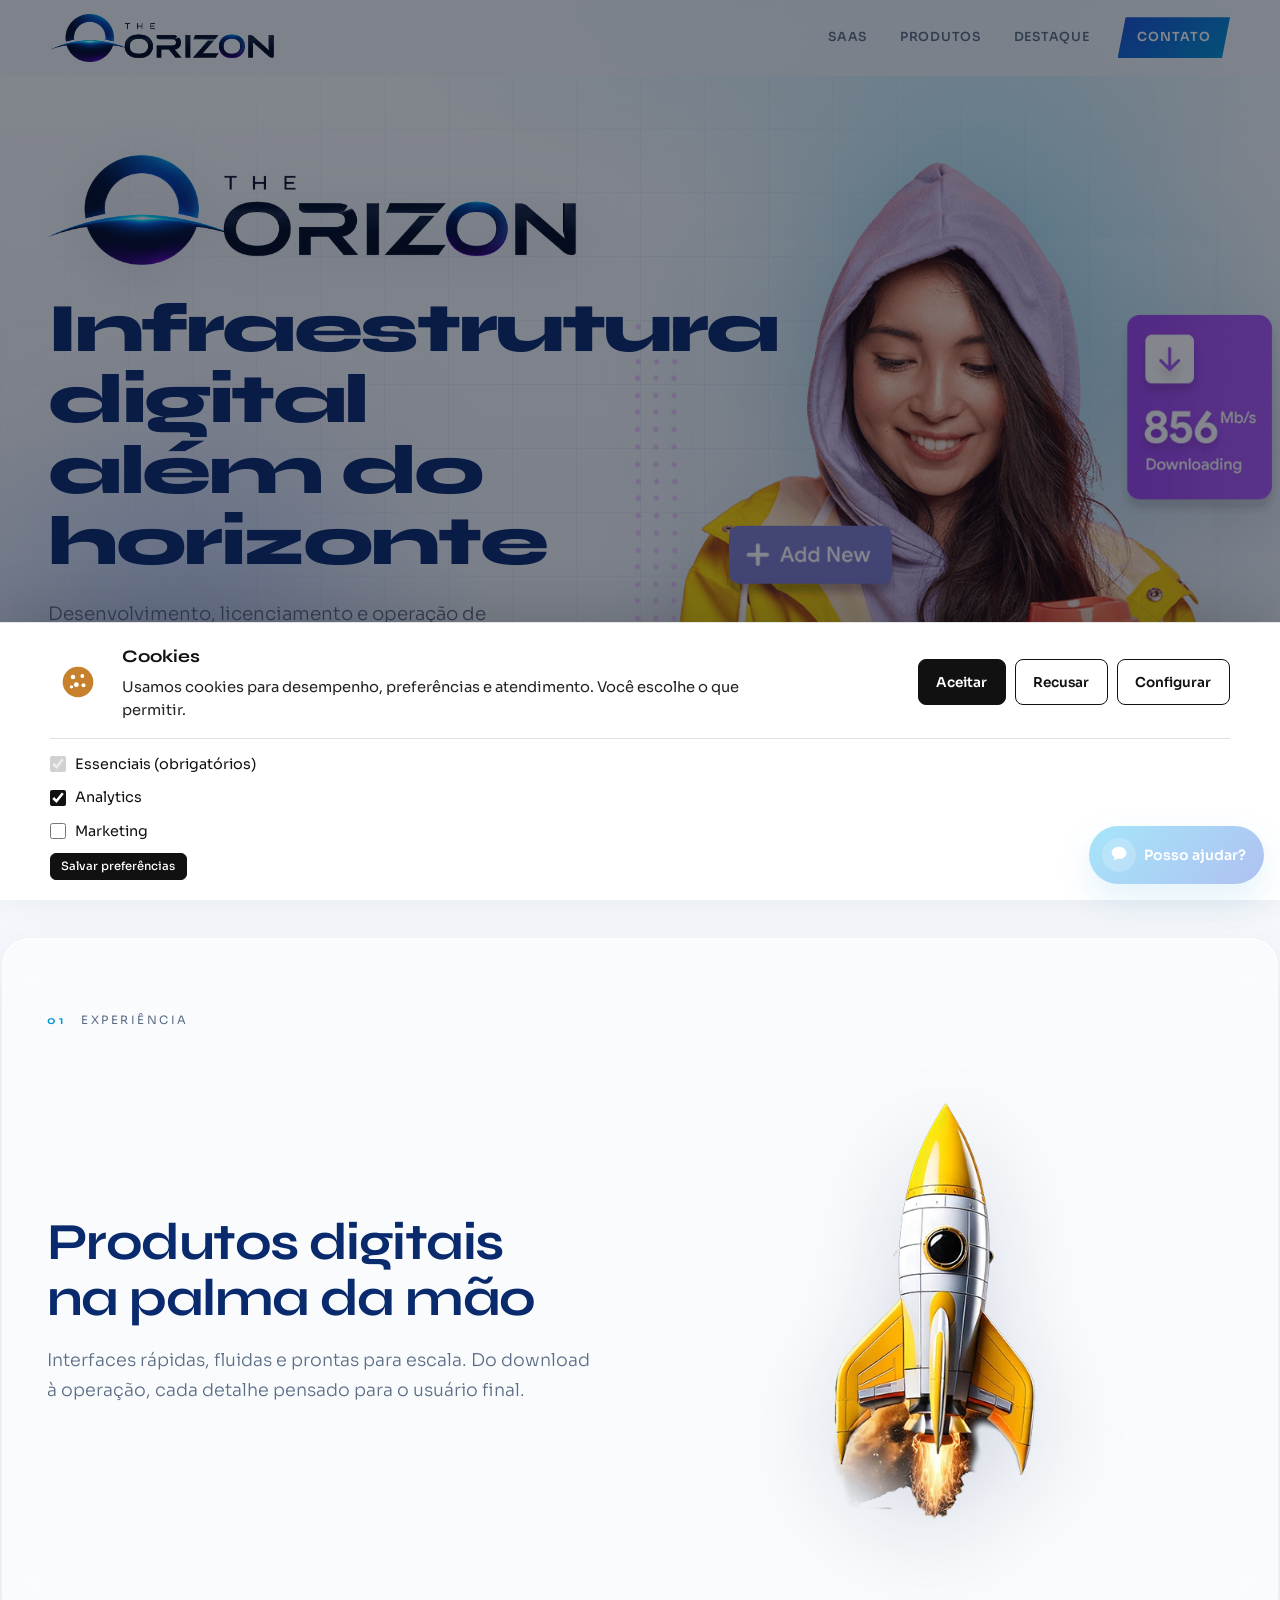
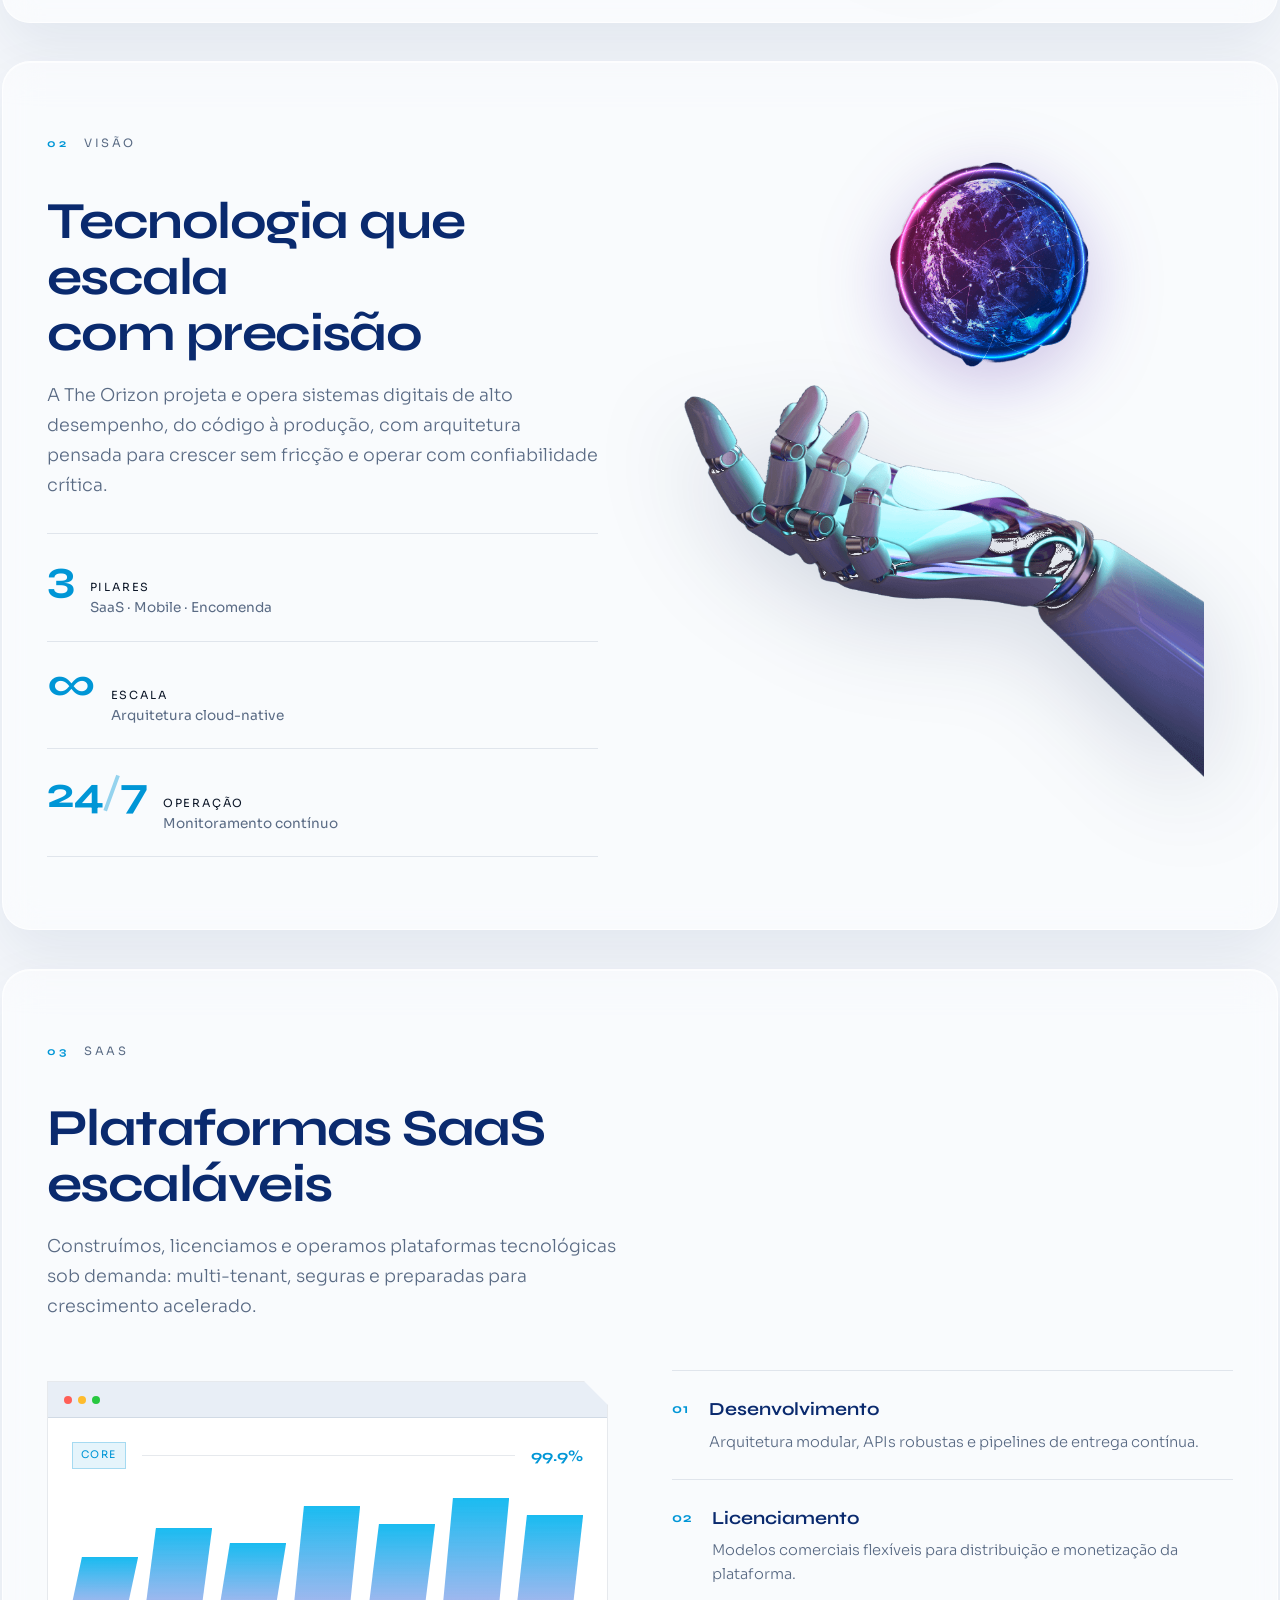
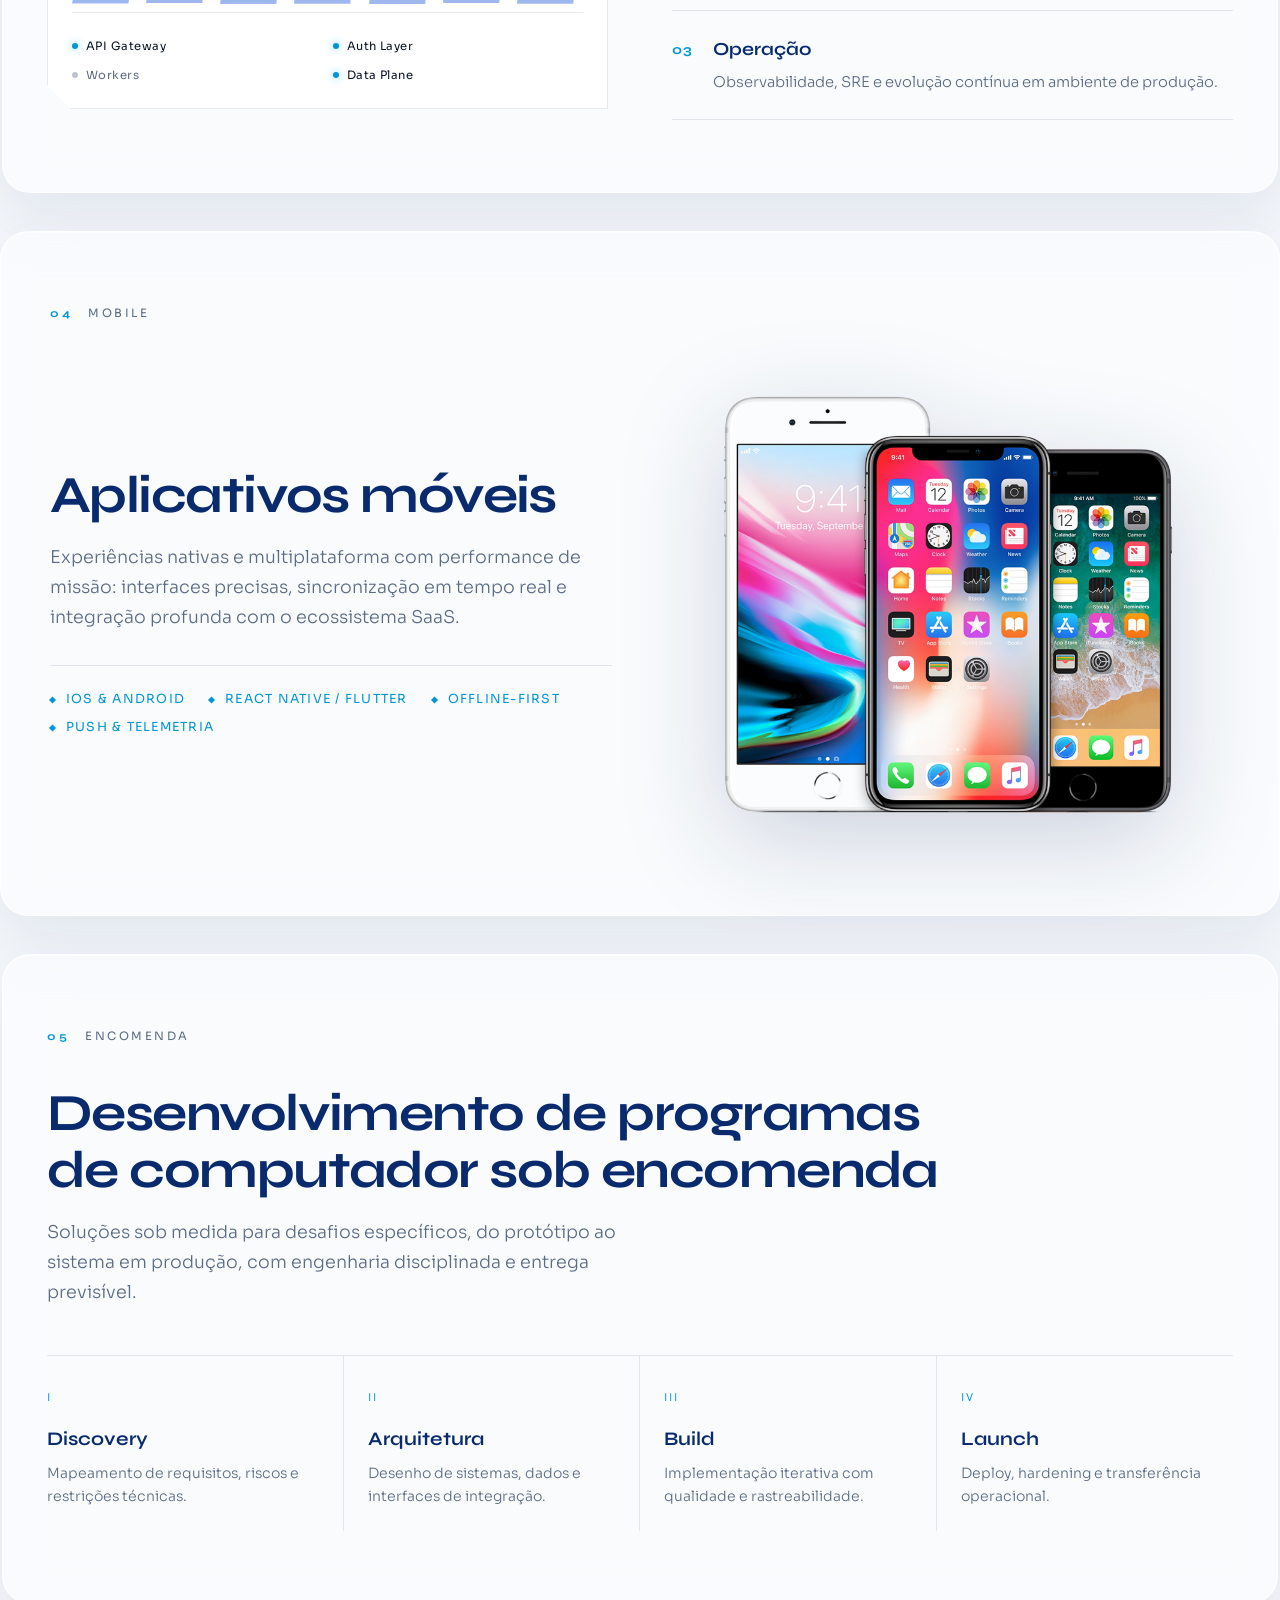
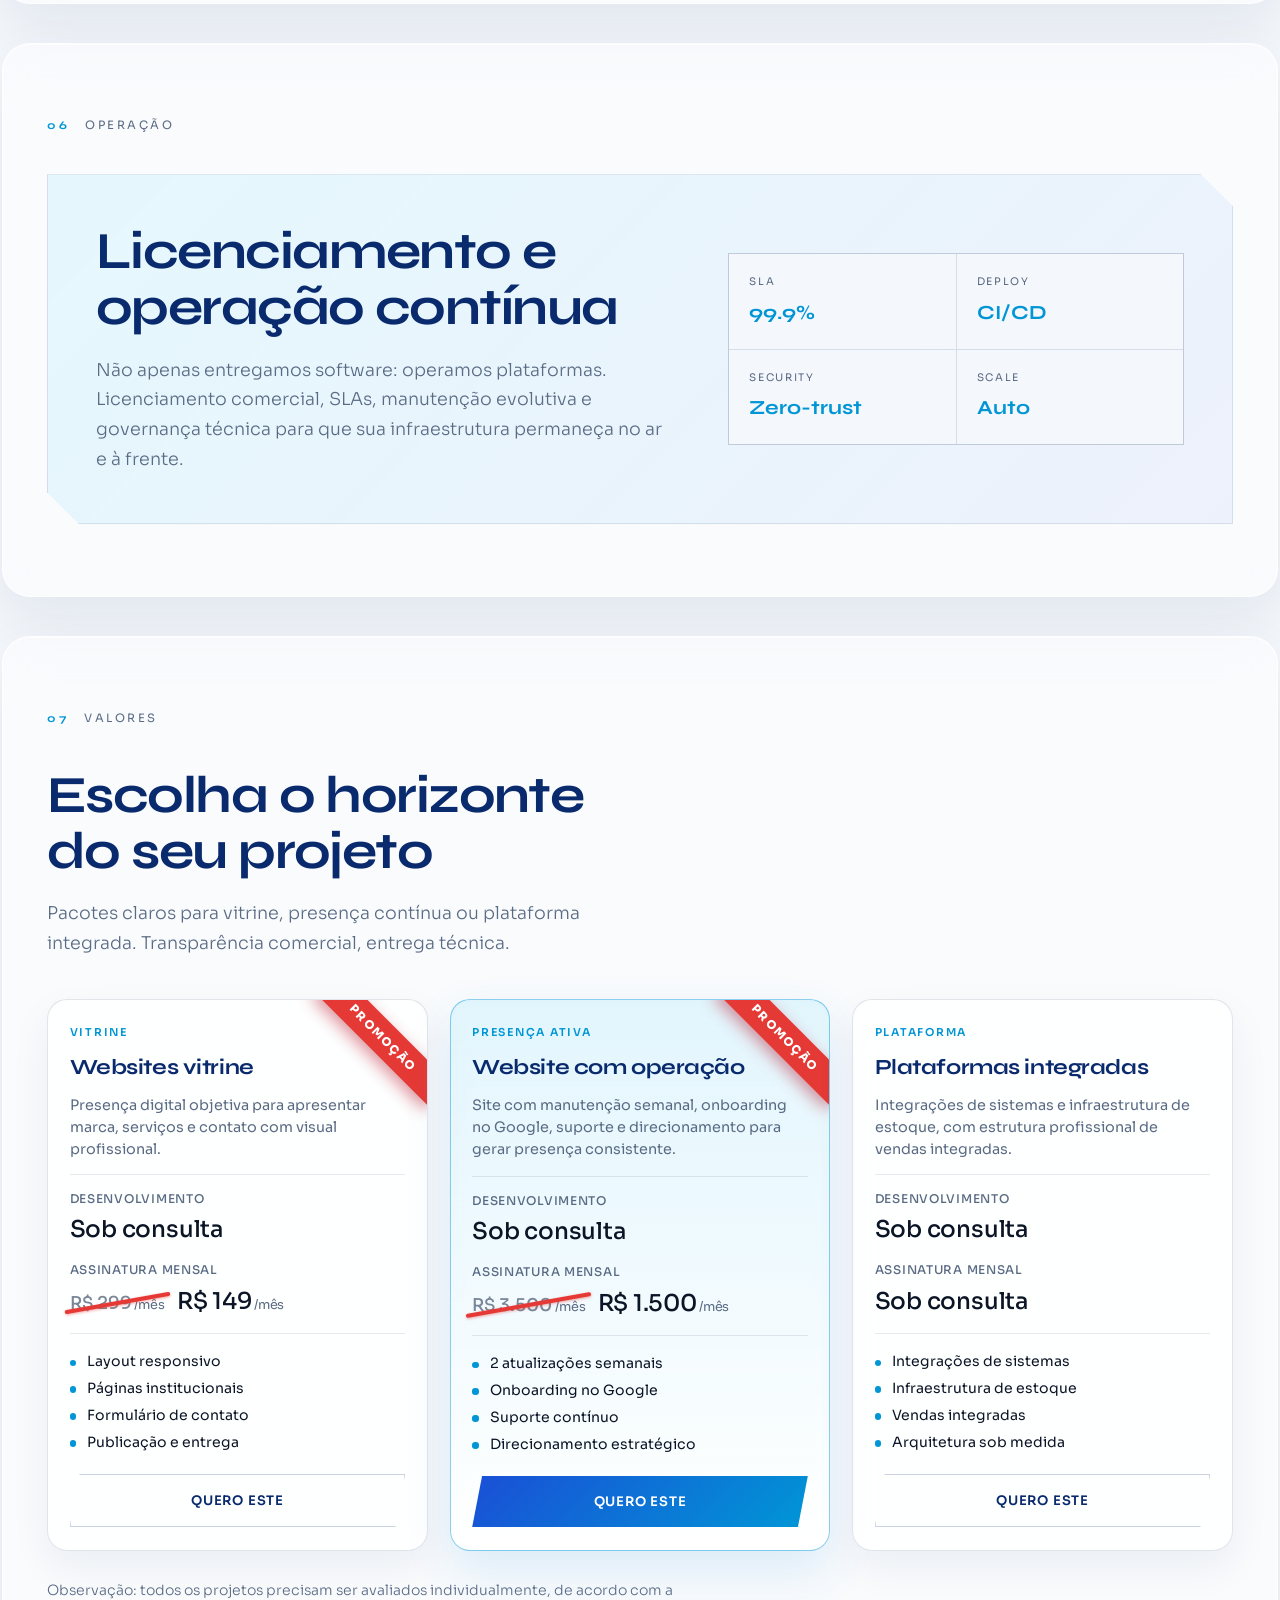
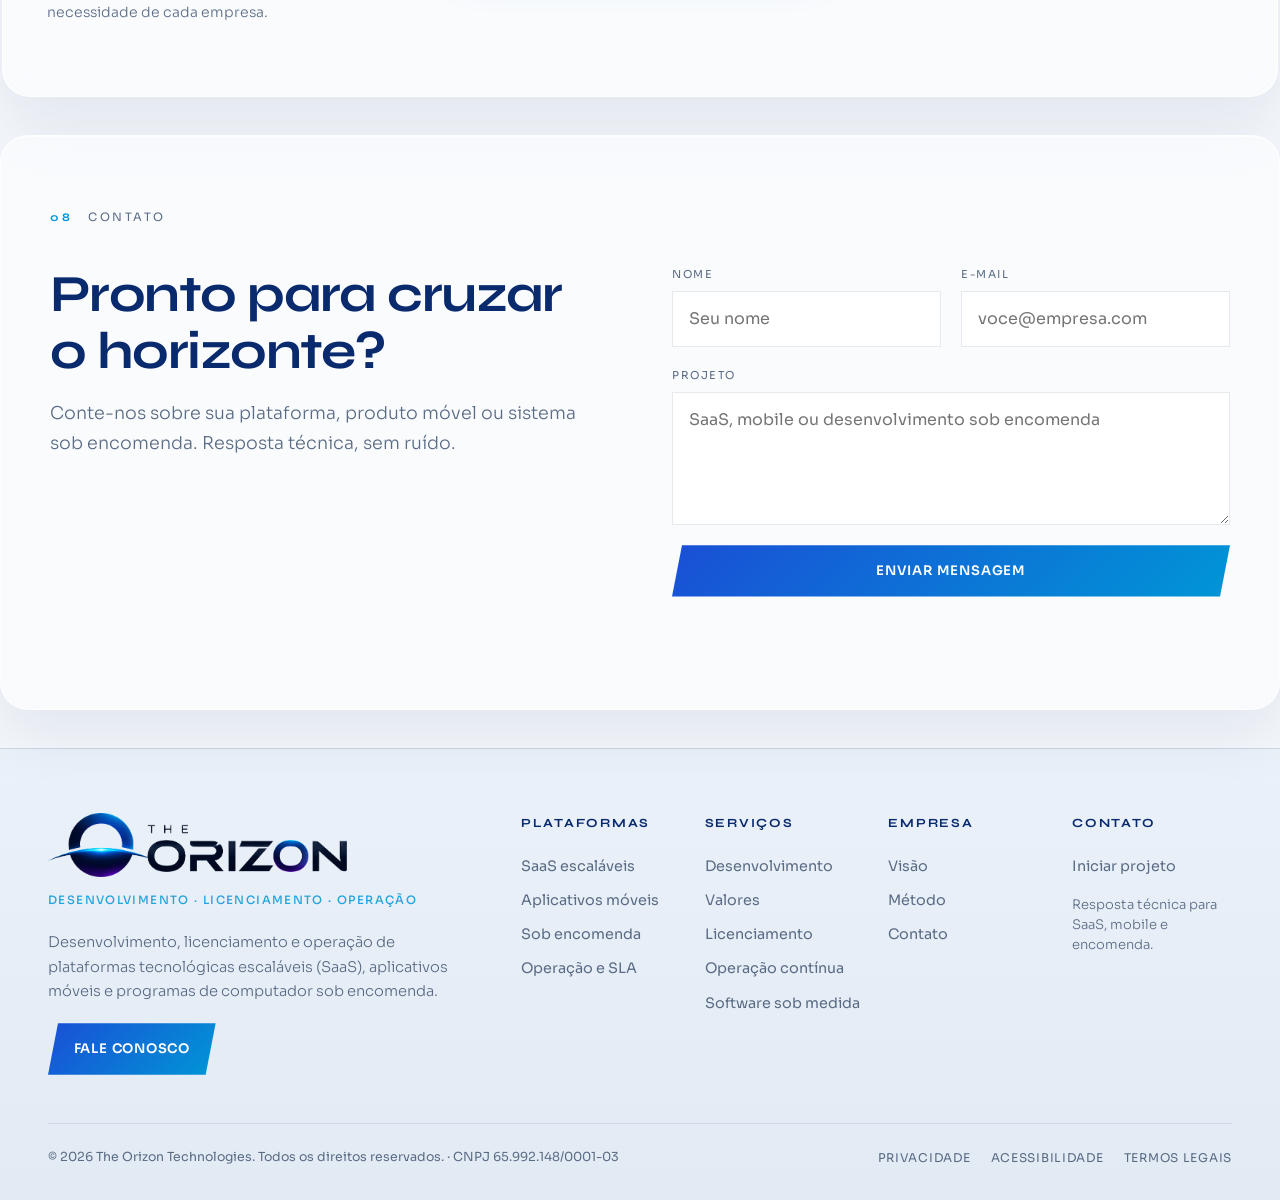
<file: index.html>
<!DOCTYPE html>
<html lang="pt-BR">
<head>
  <meta charset="UTF-8" />
  <meta name="viewport" content="width=device-width, initial-scale=1.0" />
  <title>THE ORIZON | Plataformas Tecnológicas Escaláveis</title>
  <meta name="description" content="Desenvolvimento, licenciamento e operação de plataformas SaaS escaláveis, aplicativos móveis e programas de computador sob encomenda." />
  <link rel="canonical" href="https://theorizon.com.br/" />
  <link rel="preconnect" href="https://fonts.googleapis.com" />
  <link rel="preconnect" href="https://fonts.gstatic.com" crossorigin />
  <link href="https://fonts.googleapis.com/css2?family=Syne:wght@500;600;700;800&family=Sora:wght@300;400;500;600&display=swap" rel="stylesheet" />
  <link rel="stylesheet" href="styles.css?v=20260930-promo" />
  <link rel="icon" href="favicon.ico" sizes="any" />
  <link rel="icon" href="assets/favicon.png" type="image/png" sizes="32x32" />
</head>
<body>
  <header class="header" id="header">
    <div class="header-inner">
      <a href="#inicio" class="brand" aria-label="THE ORIZON início">
        <img src="assets/logo.png" alt="THE ORIZON" class="brand-logo" />
      </a>

      <nav class="mega-nav" aria-label="Principal">
        <div class="mega-item" data-mega="saas">
          <button type="button" class="mega-trigger" aria-expanded="false" aria-controls="mega-saas">
            SaaS
          </button>
          <div class="mega-panel" id="mega-saas" role="region" aria-label="SaaS">
            <div class="mega-panel-inner mega-panel-inner--4">
              <div class="mega-col">
                <span class="mega-col-title">Plataformas</span>
                <a href="#saas"><strong>Cloud Core</strong><span>Infraestrutura multi-tenant</span></a>
                <a href="#saas"><strong>API Gateway</strong><span>Integrações e microserviços</span></a>
                <a href="#operacao"><strong>Observabilidade</strong><span>Monitoramento e SRE</span></a>
                <a href="#operacao"><strong>Data Plane</strong><span>Dados e analytics em escala</span></a>
              </div>
              <div class="mega-col">
                <span class="mega-col-title">Setores</span>
                <a href="#saas"><strong>Fintech</strong><span>Pagamentos e banking</span></a>
                <a href="#saas"><strong>Healthtech</strong><span>Saúde e telemedicina</span></a>
                <a href="#saas"><strong>Edtech</strong><span>Educação digital</span></a>
                <a href="#saas"><strong>Retail</strong><span>Varejo e e-commerce</span></a>
              </div>
              <div class="mega-col">
                <span class="mega-col-title">Operação</span>
                <a href="#operacao"><strong>Licenciamento</strong><span>Modelos comerciais flexíveis</span></a>
                <a href="#operacao"><strong>SLA 99.9%</strong><span>Disponibilidade contínua</span></a>
                <a href="#operacao"><strong>Security</strong><span>Zero-trust e compliance</span></a>
                <a href="#operacao"><strong>CI/CD</strong><span>Deploy e automação</span></a>
              </div>
              <div class="mega-feat">
                <span class="mega-col-title">Destaque</span>
                <p>Plataformas SaaS escaláveis, do código à produção, com operação contínua.</p>
                <a href="#saas" class="mega-feat-link">Explorar SaaS</a>
              </div>
            </div>
          </div>
        </div>

        <div class="mega-item" data-mega="produtos">
          <button type="button" class="mega-trigger" aria-expanded="false" aria-controls="mega-produtos">
            Produtos
          </button>
          <div class="mega-panel" id="mega-produtos" role="region" aria-label="Produtos">
            <div class="mega-panel-inner mega-panel-inner--4">
              <div class="mega-col">
                <span class="mega-col-title">Mobile</span>
                <a href="#mobile"><strong>Apps iOS</strong><span>Experiências nativas Apple</span></a>
                <a href="#mobile"><strong>Apps Android</strong><span>Performance e escala Google</span></a>
                <a href="#mobile"><strong>Cross-platform</strong><span>React Native e Flutter</span></a>
                <a href="#mobile"><strong>Offline-first</strong><span>Sincronização inteligente</span></a>
              </div>
              <div class="mega-col">
                <span class="mega-col-title">Software</span>
                <a href="#encomenda"><strong>Sob encomenda</strong><span>Programas sob medida</span></a>
                <a href="#encomenda"><strong>ERP / CRM</strong><span>Sistemas de gestão</span></a>
                <a href="#encomenda"><strong>Portais</strong><span>Web corporativa e B2B</span></a>
                <a href="#encomenda"><strong>Integrações</strong><span>APIs e conectores</span></a>
              </div>
              <div class="mega-col">
                <span class="mega-col-title">Verticals</span>
                <a href="#saas"><strong>Logística</strong><span>Tracking e supply chain</span></a>
                <a href="#saas"><strong>Indústria</strong><span>IoT e automação</span></a>
                <a href="#saas"><strong>Imobiliário</strong><span>Proptech e gestão</span></a>
                <a href="#saas"><strong>Agro</strong><span>Agritech e field ops</span></a>
              </div>
              <div class="mega-feat">
                <span class="mega-col-title">Destaque</span>
                <p>Produtos digitais para mobile, web e setores especializados.</p>
                <a href="#mobile" class="mega-feat-link">Ver produtos</a>
              </div>
            </div>
          </div>
        </div>

        <div class="mega-item" data-mega="destaque">
          <button type="button" class="mega-trigger" aria-expanded="false" aria-controls="mega-destaque">
            Destaque
          </button>
          <div class="mega-panel" id="mega-destaque" role="region" aria-label="Destaque">
            <div class="mega-panel-inner mega-panel-inner--4">
              <div class="mega-col">
                <span class="mega-col-title">Capacidades</span>
                <a href="#visao"><strong>Arquitetura</strong><span>Cloud-native e escalável</span></a>
                <a href="#saas"><strong>Multi-tenant</strong><span>Isolamento e performance</span></a>
                <a href="#operacao"><strong>DevOps</strong><span>Pipelines e automação</span></a>
                <a href="#operacao"><strong>IA &amp; Dados</strong><span>Modelos e telemetria</span></a>
              </div>
              <div class="mega-col">
                <span class="mega-col-title">Soluções</span>
                <a href="#saas"><strong>White-label</strong><span>Marca própria do cliente</span></a>
                <a href="#operacao"><strong>Marketplace</strong><span>Ecossistema de apps</span></a>
                <a href="#mobile"><strong>Super App</strong><span>Módulos em um só app</span></a>
                <a href="#encomenda"><strong>MVP rápido</strong><span>Do protótipo ao launch</span></a>
              </div>
              <div class="mega-col">
                <span class="mega-col-title">Empresa</span>
                <a href="#visao"><strong>Visão</strong><span>Tecnologia de precisão</span></a>
                <a href="#encomenda"><strong>Método</strong><span>Discovery até Launch</span></a>
                <a href="#contato"><strong>Parceiros</strong><span>Ecossistema The Orizon</span></a>
                <a href="#contato"><strong>Carreiras</strong><span>Engenharia e produto</span></a>
              </div>
              <div class="mega-feat">
                <span class="mega-col-title">Destaque</span>
                <p>Infraestrutura digital além do horizonte, com setores e produtos conectados.</p>
                <a href="#contato" class="mega-feat-link">Iniciar conversa</a>
              </div>
            </div>
          </div>
        </div>

        <a href="#contato" class="nav-cta">Contato</a>
      </nav>

      <button class="menu-toggle" id="menuToggle" aria-label="Abrir menu" aria-expanded="false">
        <span></span><span></span>
      </button>
    </div>
  </header>

  <div class="mobile-nav" id="mobileNav" hidden>
    <details>
      <summary>SaaS</summary>
      <a href="#saas">Cloud Core</a>
      <a href="#saas">Fintech</a>
      <a href="#saas">Healthtech</a>
      <a href="#saas">Edtech</a>
      <a href="#operacao">Licenciamento</a>
      <a href="#operacao">Operação</a>
    </details>
    <details>
      <summary>Produtos</summary>
      <a href="#mobile">Apps iOS</a>
      <a href="#mobile">Apps Android</a>
      <a href="#mobile">Cross-platform</a>
      <a href="#encomenda">Sob encomenda</a>
      <a href="#encomenda">ERP / CRM</a>
      <a href="#saas">Logística</a>
      <a href="#saas">Indústria</a>
    </details>
    <details>
      <summary>Destaque</summary>
      <a href="#visao">Arquitetura</a>
      <a href="#saas">White-label</a>
      <a href="#mobile">Super App</a>
      <a href="#encomenda">MVP rápido</a>
      <a href="#contato">Parceiros</a>
    </details>
    <a href="#contato" class="mobile-cta">Contato</a>
  </div>

  <main>
    <!-- 1. HERO -->
    <section class="hero" id="inicio">
      <div class="hero-bg" aria-hidden="true">
        <div class="hero-grid"></div>
        <div class="hero-orb hero-orb--a"></div>
        <div class="hero-orb hero-orb--b"></div>
        <div class="hero-horizon"></div>
      </div>
      <div class="hero-shell">
        <div class="hero-content">
          <img src="assets/logo.png" alt="THE ORIZON" class="hero-logo reveal" />
          <h1 class="hero-title reveal delay-1">
            Infraestrutura digital<br />além do horizonte
          </h1>
          <p class="hero-sub reveal delay-2">
            Desenvolvimento, licenciamento e operação de plataformas tecnológicas
            escaláveis, aplicativos móveis e software sob encomenda.
          </p>
          <div class="hero-actions reveal delay-3">
            <a href="#saas" class="btn btn-primary">Explorar plataformas</a>
            <a href="#contato" class="btn btn-ghost">Iniciar conversa</a>
          </div>
        </div>
        <div class="hero-figure reveal delay-2">
          <img
            src="assets/img-02p.png"
            alt="Usuária interagindo com aplicativo The Orizon no smartphone"
            class="hero-man"
            width="735"
            height="840"
          />
        </div>
      </div>
      <div class="hero-scroll" aria-hidden="true">
        <span>Scroll</span>
        <div class="hero-scroll-line"></div>
      </div>
    </section>

    <!-- 2. EXPERIÊNCIA -->
    <section class="section showcase glass-slide" id="experiencia">
      <div class="section-rail">
        <span class="section-index">01</span>
        <span class="section-label">Experiência</span>
      </div>
      <div class="showcase-layout">
        <div class="showcase-copy">
          <h2 class="section-title reveal">
            Produtos digitais<br />na palma da mão
          </h2>
          <p class="section-lead reveal delay-1">
            Interfaces rápidas, fluidas e prontas para escala. Do download à
            operação, cada detalhe pensado para o usuário final.
          </p>
        </div>
        <div class="showcase-visual reveal delay-2">
          <img
            src="assets/564y5ret.webp"
            alt="Produtos digitais The Orizon"
            class="showcase-image"
            width="600"
            height="600"
          />
        </div>
      </div>
    </section>

    <!-- 3. VISÃO -->
    <section class="section vision glass-slide" id="visao">
      <div class="section-rail">
        <span class="section-index">02</span>
        <span class="section-label">Visão</span>
      </div>
      <div class="vision-layout">
        <div class="vision-copy">
          <h2 class="section-title reveal">
            Tecnologia que escala<br />com precisão
          </h2>
          <p class="section-lead reveal delay-1">
            A The Orizon projeta e opera sistemas digitais de alto desempenho,
            do código à produção, com arquitetura pensada para crescer sem
            fricção e operar com confiabilidade crítica.
          </p>
          <aside class="vision-stats reveal delay-2">
            <div class="stat">
              <span class="stat-value" data-count="3">0</span>
              <span class="stat-unit">pilares</span>
              <span class="stat-desc">SaaS · Mobile · Encomenda</span>
            </div>
            <div class="stat">
              <span class="stat-value">∞</span>
              <span class="stat-unit">escala</span>
              <span class="stat-desc">Arquitetura cloud-native</span>
            </div>
            <div class="stat">
              <span class="stat-value">24<span class="stat-slash">/</span>7</span>
              <span class="stat-unit">operação</span>
              <span class="stat-desc">Monitoramento contínuo</span>
            </div>
          </aside>
        </div>
        <div class="vision-visual reveal delay-2">
          <img
            src="assets/vision-globe.png"
            alt=""
            class="vision-globe"
            width="358"
            height="367"
            aria-hidden="true"
          />
          <img
            src="assets/vision.png"
            alt="Tecnologia avançada The Orizon"
            class="vision-image"
            width="770"
            height="581"
          />
        </div>
      </div>
    </section>

    <!-- 4. SAAS -->
    <section class="section saas glass-slide" id="saas">
      <div class="section-rail">
        <span class="section-index">03</span>
        <span class="section-label">SaaS</span>
      </div>
      <div class="saas-head">
        <h2 class="section-title reveal">Plataformas SaaS escaláveis</h2>
        <p class="section-lead reveal delay-1">
          Construímos, licenciamos e operamos plataformas tecnológicas sob
          demanda: multi-tenant, seguras e preparadas para crescimento
          acelerado.
        </p>
      </div>
      <div class="saas-split">
        <div class="saas-visual reveal" aria-hidden="true">
          <div class="panel-frame">
            <div class="panel-bar">
              <span></span><span></span><span></span>
            </div>
            <div class="panel-body">
              <div class="panel-row">
                <span class="panel-tag">CORE</span>
                <span class="panel-line"></span>
                <span class="panel-pct">99.9%</span>
              </div>
              <div class="panel-graph">
                <div class="bar" style="--h:42%"></div>
                <div class="bar" style="--h:68%"></div>
                <div class="bar" style="--h:55%"></div>
                <div class="bar" style="--h:88%"></div>
                <div class="bar" style="--h:72%"></div>
                <div class="bar" style="--h:95%"></div>
                <div class="bar" style="--h:80%"></div>
              </div>
              <div class="panel-nodes">
                <div class="node active"><i></i>API Gateway</div>
                <div class="node active"><i></i>Auth Layer</div>
                <div class="node"><i></i>Workers</div>
                <div class="node active"><i></i>Data Plane</div>
              </div>
            </div>
          </div>
        </div>
        <ul class="saas-list">
          <li class="reveal delay-1">
            <span class="list-num">01</span>
            <div>
              <strong>Desenvolvimento</strong>
              <p>Arquitetura modular, APIs robustas e pipelines de entrega contínua.</p>
            </div>
          </li>
          <li class="reveal delay-2">
            <span class="list-num">02</span>
            <div>
              <strong>Licenciamento</strong>
              <p>Modelos comerciais flexíveis para distribuição e monetização da plataforma.</p>
            </div>
          </li>
          <li class="reveal delay-3">
            <span class="list-num">03</span>
            <div>
              <strong>Operação</strong>
              <p>Observabilidade, SRE e evolução contínua em ambiente de produção.</p>
            </div>
          </li>
        </ul>
      </div>
    </section>

    <!-- 5. MOBILE -->
    <section class="section mobile glass-slide" id="mobile">
      <div class="section-rail">
        <span class="section-index">04</span>
        <span class="section-label">Mobile</span>
      </div>
      <div class="mobile-layout">
        <div class="mobile-copy">
          <h2 class="section-title reveal">Aplicativos móveis</h2>
          <p class="section-lead reveal delay-1">
            Experiências nativas e multiplataforma com performance de missão:
            interfaces precisas, sincronização em tempo real e integração
            profunda com o ecossistema SaaS.
          </p>
          <ul class="feature-strip reveal delay-2">
            <li>iOS &amp; Android</li>
            <li>React Native / Flutter</li>
            <li>Offline-first</li>
            <li>Push &amp; telemetria</li>
          </ul>
        </div>
        <div class="phone-stack reveal delay-1">
          <img
            src="assets/Apple-IPhone-Transparent-Background-PNG.png"
            alt="iPhones com aplicativos móveis nativos e multiplataforma"
            class="phone-image"
            width="800"
            height="800"
          />
        </div>
      </div>
    </section>

    <!-- 6. ENCOMENDA -->
    <section class="section custom glass-slide" id="encomenda">
      <div class="section-rail">
        <span class="section-index">05</span>
        <span class="section-label">Encomenda</span>
      </div>
      <div class="custom-layout">
        <h2 class="section-title reveal">
          Desenvolvimento de programas<br />de computador sob encomenda
        </h2>
        <p class="section-lead reveal delay-1">
          Soluções sob medida para desafios específicos, do protótipo ao
          sistema em produção, com engenharia disciplinada e entrega previsível.
        </p>
        <div class="process">
          <article class="process-step reveal delay-1">
            <span class="process-num">I</span>
            <h3>Discovery</h3>
            <p>Mapeamento de requisitos, riscos e restrições técnicas.</p>
          </article>
          <article class="process-step reveal delay-2">
            <span class="process-num">II</span>
            <h3>Arquitetura</h3>
            <p>Desenho de sistemas, dados e interfaces de integração.</p>
          </article>
          <article class="process-step reveal delay-3">
            <span class="process-num">III</span>
            <h3>Build</h3>
            <p>Implementação iterativa com qualidade e rastreabilidade.</p>
          </article>
          <article class="process-step reveal delay-4">
            <span class="process-num">IV</span>
            <h3>Launch</h3>
            <p>Deploy, hardening e transferência operacional.</p>
          </article>
        </div>
      </div>
    </section>

    <!-- 7. OPERAÇÃO + CONTATO -->
    <section class="section operate glass-slide" id="operacao">
      <div class="section-rail">
        <span class="section-index">06</span>
        <span class="section-label">Operação</span>
      </div>
      <div class="operate-banner reveal">
        <div class="operate-copy">
          <h2 class="section-title">Licenciamento e operação contínua</h2>
          <p class="section-lead">
            Não apenas entregamos software: operamos plataformas. Licenciamento
            comercial, SLAs, manutenção evolutiva e governança técnica para que
            sua infraestrutura permaneça no ar e à frente.
          </p>
        </div>
        <div class="operate-grid" aria-hidden="true">
          <div class="op-cell"><span>SLA</span><strong>99.9%</strong></div>
          <div class="op-cell"><span>Deploy</span><strong>CI/CD</strong></div>
          <div class="op-cell"><span>Security</span><strong>Zero-trust</strong></div>
          <div class="op-cell"><span>Scale</span><strong>Auto</strong></div>
        </div>
      </div>
    </section>

    <!-- 8. VALORES -->
    <section class="section pricing glass-slide" id="valores">
      <div class="section-rail">
        <span class="section-index">07</span>
        <span class="section-label">Valores</span>
      </div>
      <div class="pricing-head">
        <h2 class="section-title reveal">Escolha o horizonte<br />do seu projeto</h2>
        <p class="section-lead reveal delay-1">
          Pacotes claros para vitrine, presença contínua ou plataforma
          integrada. Transparência comercial, entrega técnica.
        </p>
      </div>
      <div class="pricing-grid">
        <article class="price-card price-card--promo reveal">
          <span class="price-promo-ribbon">Promoção</span>
          <span class="price-card-tag">Vitrine</span>
          <h3 class="price-card-title">Websites vitrine</h3>
          <p class="price-card-desc">
            Presença digital objetiva para apresentar marca, serviços e
            contato com visual profissional.
          </p>
          <div class="price-card-value">
            <div class="price-row">
              <span class="price-label">Desenvolvimento</span>
              <span class="price-now">Sob consulta</span>
            </div>
            <div class="price-row">
              <span class="price-label">Assinatura mensal</span>
              <div class="price-promo-wrap">
                <span class="price-old">R$ 299<span class="price-unit">/mês</span></span>
                <span class="price-now price-now--promo">R$ 149<span class="price-unit">/mês</span></span>
              </div>
            </div>
          </div>
          <ul class="price-card-list">
            <li>Layout responsivo</li>
            <li>Páginas institucionais</li>
            <li>Formulário de contato</li>
            <li>Publicação e entrega</li>
          </ul>
          <a href="#contato" class="btn btn-ghost price-card-cta">Quero este</a>
        </article>

        <article class="price-card price-card--featured price-card--promo reveal delay-1">
          <span class="price-promo-ribbon">Promoção</span>
          <span class="price-card-tag">Presença ativa</span>
          <h3 class="price-card-title">Website com operação</h3>
          <p class="price-card-desc">
            Site com manutenção semanal, onboarding no Google, suporte e
            direcionamento para gerar presença consistente.
          </p>
          <div class="price-card-value">
            <div class="price-row">
              <span class="price-label">Desenvolvimento</span>
              <span class="price-now">Sob consulta</span>
            </div>
            <div class="price-row">
              <span class="price-label">Assinatura mensal</span>
              <div class="price-promo-wrap">
                <span class="price-old">R$ 3.500<span class="price-unit">/mês</span></span>
                <span class="price-now price-now--promo">R$ 1.500<span class="price-unit">/mês</span></span>
              </div>
            </div>
          </div>
          <ul class="price-card-list">
            <li>2 atualizações semanais</li>
            <li>Onboarding no Google</li>
            <li>Suporte contínuo</li>
            <li>Direcionamento estratégico</li>
          </ul>
          <a href="#contato" class="btn btn-primary price-card-cta">Quero este</a>
        </article>

        <article class="price-card reveal delay-2">
          <span class="price-card-tag">Plataforma</span>
          <h3 class="price-card-title">Plataformas integradas</h3>
          <p class="price-card-desc">
            Integrações de sistemas e infraestrutura de estoque, com estrutura
            profissional de vendas integradas.
          </p>
          <div class="price-card-value">
            <div class="price-row">
              <span class="price-label">Desenvolvimento</span>
              <span class="price-now">Sob consulta</span>
            </div>
            <div class="price-row">
              <span class="price-label">Assinatura mensal</span>
              <span class="price-now">Sob consulta</span>
            </div>
          </div>
          <ul class="price-card-list">
            <li>Integrações de sistemas</li>
            <li>Infraestrutura de estoque</li>
            <li>Vendas integradas</li>
            <li>Arquitetura sob medida</li>
          </ul>
          <a href="#contato" class="btn btn-ghost price-card-cta">Quero este</a>
        </article>
      </div>
      <p class="pricing-note reveal delay-2">
        Observação: todos os projetos precisam ser avaliados individualmente,
        de acordo com a necessidade de cada empresa.
      </p>
    </section>

    <section class="section contact glass-slide" id="contato">
      <div class="section-rail">
        <span class="section-index">08</span>
        <span class="section-label">Contato</span>
      </div>
      <div class="contact-layout">
        <div class="contact-copy">
          <h2 class="section-title reveal">Pronto para cruzar<br />o horizonte?</h2>
          <p class="section-lead reveal delay-1">
            Conte-nos sobre sua plataforma, produto móvel ou sistema sob
            encomenda. Resposta técnica, sem ruído.
          </p>
        </div>
        <form class="contact-form reveal delay-2" id="contactForm">
          <label>
            <span>Nome</span>
            <input type="text" name="name" required autocomplete="name" placeholder="Seu nome" />
          </label>
          <label>
            <span>E-mail</span>
            <input type="email" name="email" required autocomplete="email" placeholder="voce@empresa.com" />
          </label>
          <label class="full">
            <span>Projeto</span>
            <textarea name="message" rows="4" required placeholder="SaaS, mobile ou desenvolvimento sob encomenda"></textarea>
          </label>
          <button type="submit" class="btn btn-primary full">Enviar mensagem</button>
          <p class="form-status" id="formStatus" role="status" aria-live="polite"></p>
        </form>
      </div>
    </section>
  </main>

  <footer class="mega-footer">
    <div class="mega-footer-inner">
      <div class="mega-footer-brand">
        <a href="#inicio" class="brand" aria-label="THE ORIZON">
          <img src="assets/logo.png" alt="THE ORIZON" class="brand-logo brand-logo--footer" />
        </a>
        <p class="mega-footer-tagline">Desenvolvimento · Licenciamento · Operação</p>
        <p>
          Desenvolvimento, licenciamento e operação de plataformas tecnológicas
          escaláveis (SaaS), aplicativos móveis e programas de computador sob encomenda.
        </p>
        <a href="#contato" class="btn btn-primary">Fale conosco</a>
      </div>

      <div class="mega-footer-cols">
        <div class="mega-footer-col">
          <h3>Plataformas</h3>
          <a href="#saas">SaaS escaláveis</a>
          <a href="#mobile">Aplicativos móveis</a>
          <a href="#encomenda">Sob encomenda</a>
          <a href="#operacao">Operação e SLA</a>
        </div>
        <div class="mega-footer-col">
          <h3>Serviços</h3>
          <a href="#saas">Desenvolvimento</a>
          <a href="#valores">Valores</a>
          <a href="#operacao">Licenciamento</a>
          <a href="#operacao">Operação contínua</a>
          <a href="#encomenda">Software sob medida</a>
        </div>
        <div class="mega-footer-col">
          <h3>Empresa</h3>
          <a href="#visao">Visão</a>
          <a href="#encomenda">Método</a>
          <a href="#contato">Contato</a>
        </div>
        <div class="mega-footer-col">
          <h3>Contato</h3>
          <a href="#contato">Iniciar projeto</a>
          <p class="mega-footer-note">Resposta técnica para SaaS, mobile e encomenda.</p>
        </div>
      </div>
    </div>

    <div class="mega-footer-bottom">
      <p>© <span id="year"></span> The Orizon Technologies. Todos os direitos reservados. · CNPJ 65.992.148/0001-03</p>
      <nav class="footer-legal" aria-label="Legal">
        <a href="privacidade.html">Privacidade</a>
        <a href="acessibilidade.html">Acessibilidade</a>
        <a href="termos.html">Termos legais</a>
      </nav>
    </div>
  </footer>

  <!-- Cookies -->
  <div class="cookie-dock" id="cookieDock">
    <button type="button" class="cookie-fab" id="cookieFab" aria-expanded="false" aria-controls="cookiePanel" aria-label="Cookies" title="Cookies">
      <svg viewBox="0 0 24 24" width="34" height="34" aria-hidden="true">
        <circle cx="12" cy="12" r="9.2" fill="currentColor" opacity="0.95"/>
        <circle cx="9" cy="9" r="1.35" fill="#fff"/>
        <circle cx="14.6" cy="8.4" r="1.15" fill="#fff"/>
        <circle cx="11" cy="13.6" r="1.45" fill="#fff"/>
        <circle cx="15.3" cy="13.9" r="1.2" fill="#fff"/>
        <circle cx="8.1" cy="14.9" r="1" fill="#fff"/>
      </svg>
    </button>
    <div class="cookie-panel" id="cookiePanel" role="dialog" aria-label="Preferências de cookies">
      <div class="cookie-bar-inner">
        <div class="cookie-bar-icon" aria-hidden="true">
          <svg viewBox="0 0 24 24" width="40" height="40">
            <circle cx="12" cy="12" r="9.2" fill="currentColor" opacity="0.95"/>
            <circle cx="9" cy="9" r="1.35" fill="#fff"/>
            <circle cx="14.6" cy="8.4" r="1.15" fill="#fff"/>
            <circle cx="11" cy="13.6" r="1.45" fill="#fff"/>
            <circle cx="15.3" cy="13.9" r="1.2" fill="#fff"/>
            <circle cx="8.1" cy="14.9" r="1" fill="#fff"/>
          </svg>
        </div>
        <div class="cookie-panel-head">
          <strong>Cookies</strong>
          <p>Usamos cookies para desempenho, preferências e atendimento. Você escolhe o que permitir.</p>
        </div>
        <div class="cookie-actions">
          <button type="button" class="cookie-btn cookie-btn--primary" id="cookieAccept">Aceitar</button>
          <button type="button" class="cookie-btn" id="cookieRefuse">Recusar</button>
          <button type="button" class="cookie-btn" id="cookieConfigure">Configurar</button>
        </div>
        <div class="cookie-config" id="cookieConfig" hidden>
          <label><input type="checkbox" id="ckEssential" checked disabled /> Essenciais (obrigatórios)</label>
          <label><input type="checkbox" id="ckAnalytics" checked /> Analytics</label>
          <label><input type="checkbox" id="ckMarketing" /> Marketing</label>
          <button type="button" class="cookie-btn cookie-btn--save" id="cookieSaveConfig">Salvar preferências</button>
        </div>
      </div>
    </div>
  </div>

  <!-- Chat atendimento -->
  <div class="help-dock" id="helpDock">
    <div class="help-panel" id="helpPanel" role="dialog" aria-label="Central de atendimento">
      <header class="help-panel-head">
        <div class="help-panel-title">
          <span class="help-phone-icon" aria-hidden="true">
            <svg viewBox="0 0 24 24" width="20" height="20">
              <path fill="currentColor" d="M6.6 10.8c1.4 2.8 3.8 5.1 6.6 6.6l2.2-2.2c.3-.3.7-.4 1.1-.2 1.2.4 2.5.6 3.8.6.6 0 1 .4 1 1V20c0 .6-.4 1-1 1C10.6 21 3 13.4 3 4c0-.6.4-1 1-1h3.5c.6 0 1 .4 1 1 0 1.3.2 2.6.6 3.8.1.4 0 .8-.3 1.1L6.6 10.8z"/>
            </svg>
          </span>
          <div>
            <strong>Central de atendimento</strong>
            <span class="help-status" id="helpStatus">Online</span>
          </div>
        </div>
        <button type="button" class="help-close" id="helpClose" aria-label="Fechar">×</button>
      </header>
      <div class="help-thread" id="helpThread" aria-live="polite"></div>
      <form class="help-form" id="helpForm">
        <label>
          <span>Nome</span>
          <input type="text" name="name" required autocomplete="name" placeholder="Seu nome" />
        </label>
        <label>
          <span>E-mail</span>
          <input type="email" name="email" required autocomplete="email" placeholder="voce@empresa.com" />
        </label>
        <label>
          <span>Mensagem</span>
          <textarea name="message" rows="2" required placeholder="Como podemos ajudar?"></textarea>
        </label>
        <button type="submit" class="btn btn-primary help-form-submit">Enviar</button>
      </form>
    </div>
    <button type="button" class="help-fab" id="helpFab" aria-expanded="false" aria-controls="helpPanel">
      <span class="help-fab-icon" aria-hidden="true">
        <svg viewBox="0 0 24 24" width="22" height="22">
          <path fill="currentColor" d="M12 3c-4.4 0-8 2.9-8 6.5 0 2.1 1.3 4 3.3 5.2-.1.7-.4 1.9-1.3 3.1 1.7-.3 3.1-1.1 4-1.8.6.1 1.3.2 2 .2 4.4 0 8-2.9 8-6.5S16.4 3 12 3z"/>
        </svg>
      </span>
      <span>Posso ajudar?</span>
    </button>
  </div>

  <div class="cookie-lock" id="cookieLock" hidden aria-hidden="true"></div>
  <div class="cookie-saved-toast" id="cookieSavedToast" hidden role="status" aria-live="polite">Cookies salvos</div>

  <script src="script.js"></script>
</body>
</html>
</file>
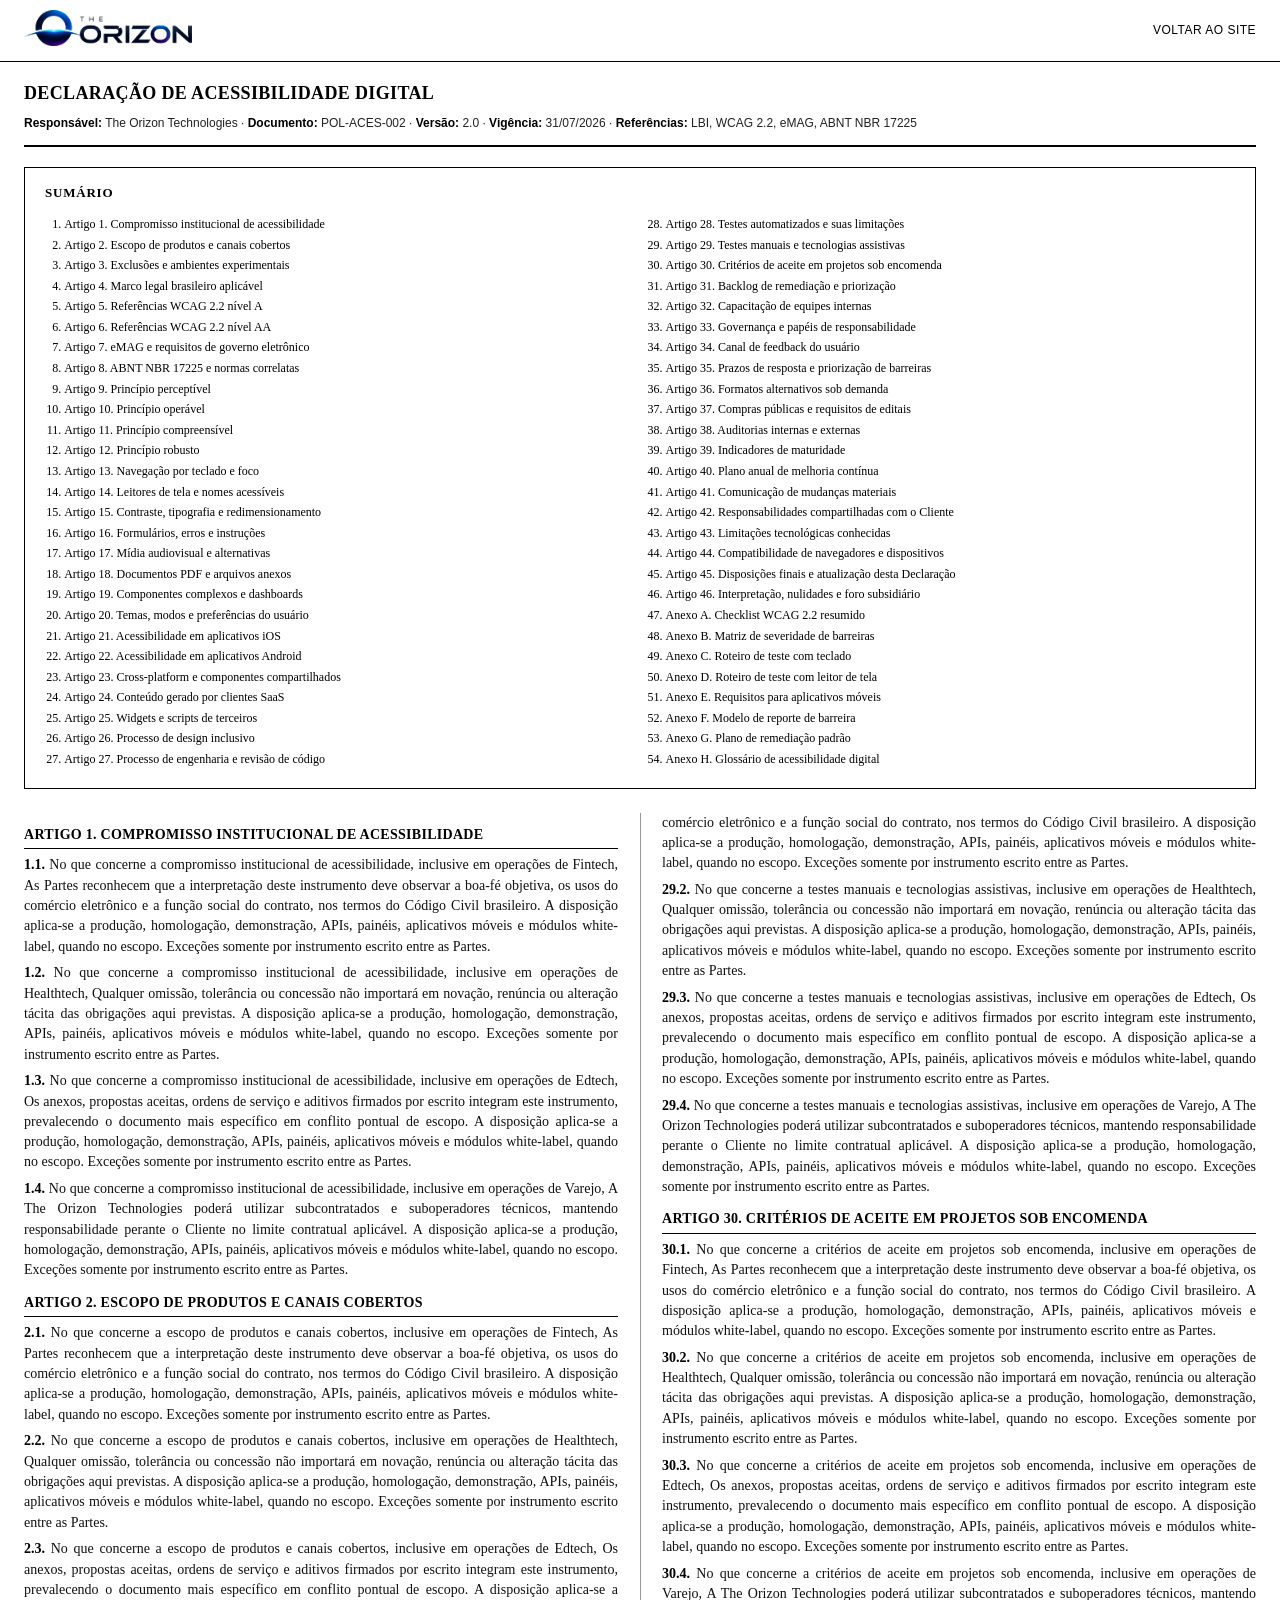
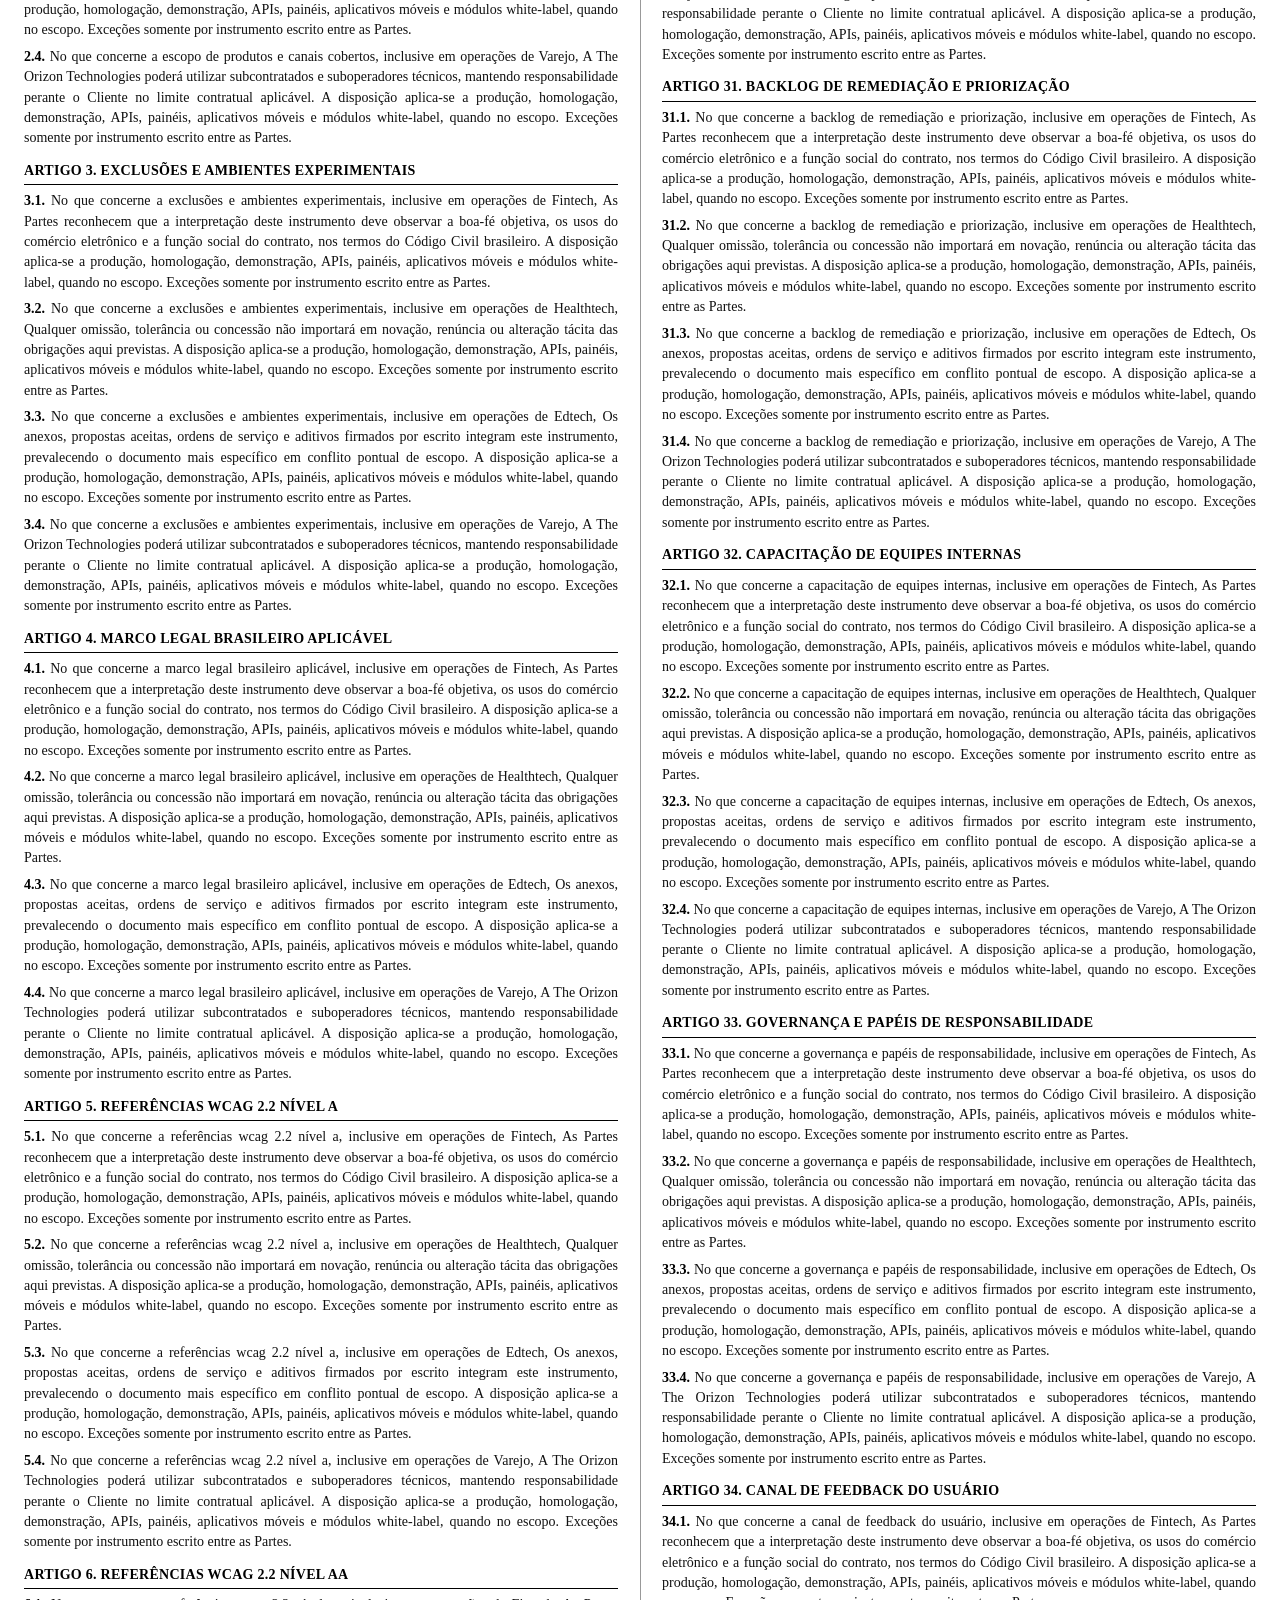
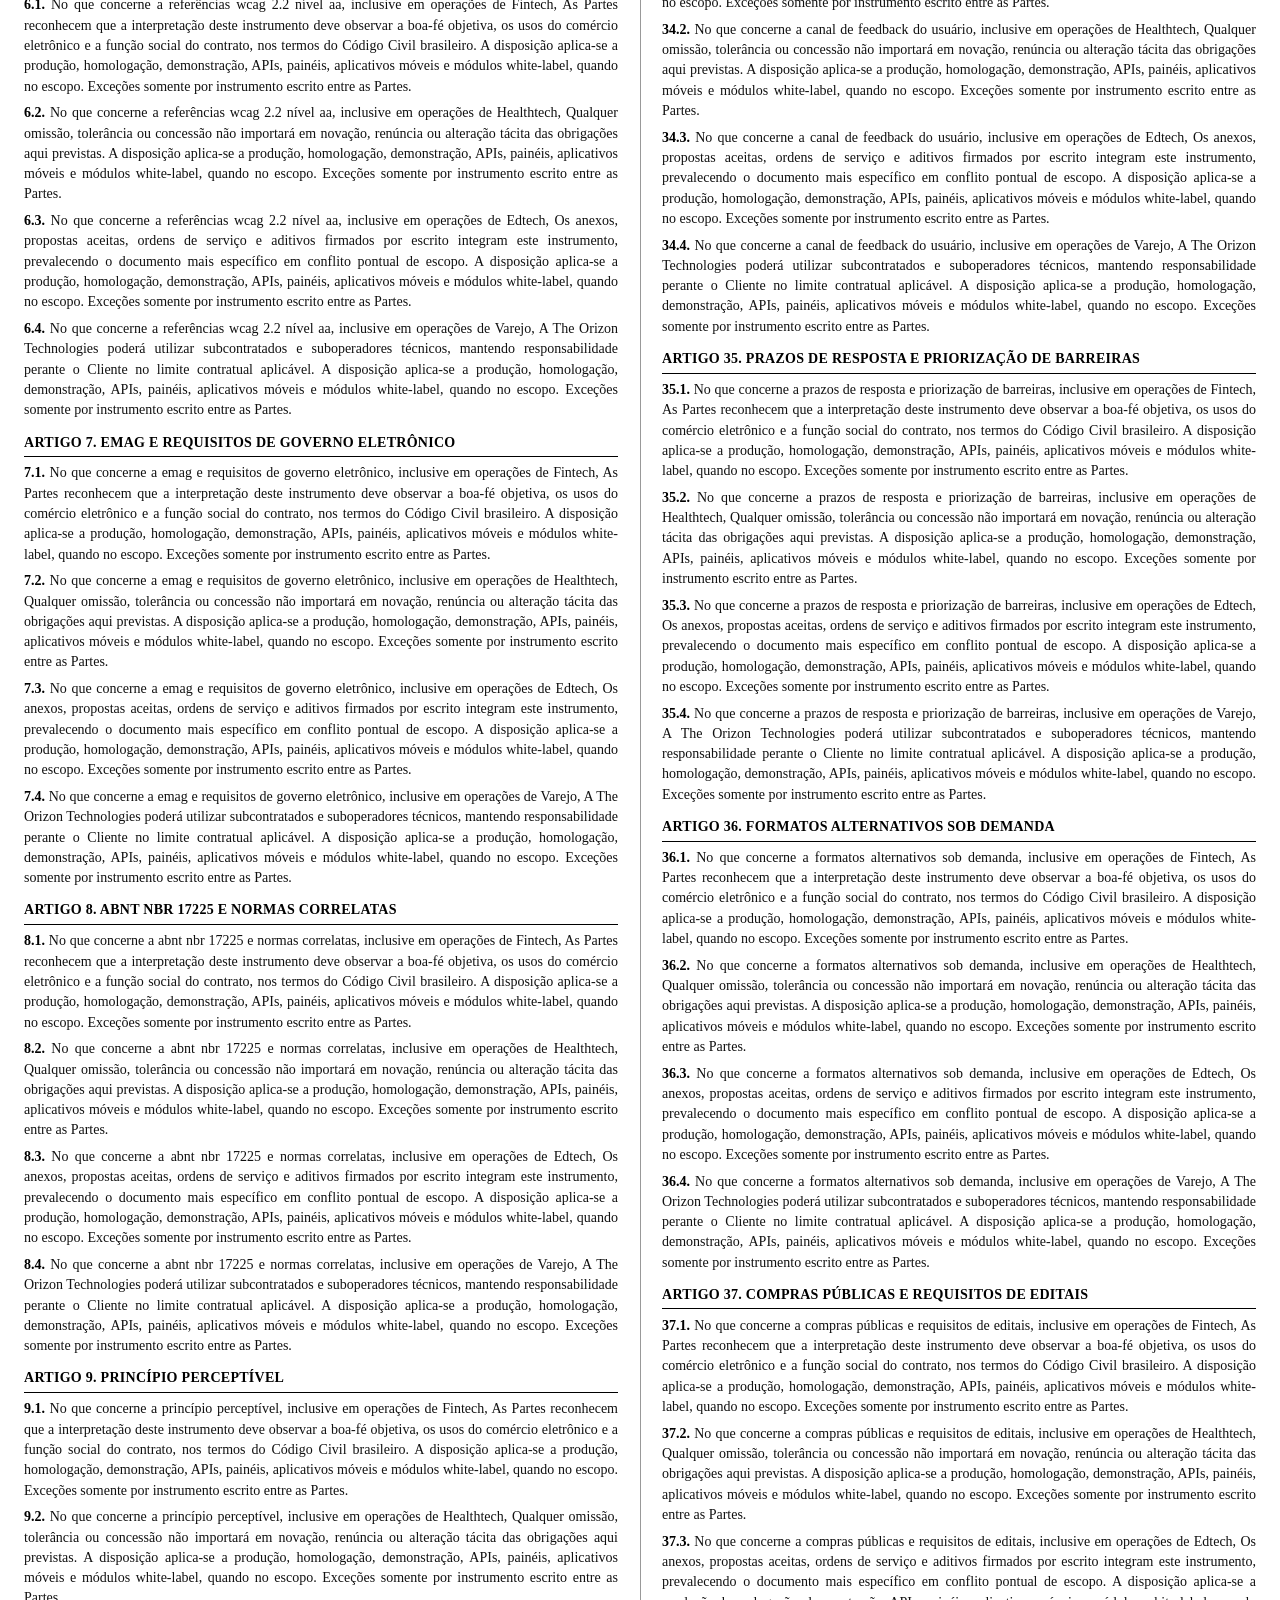
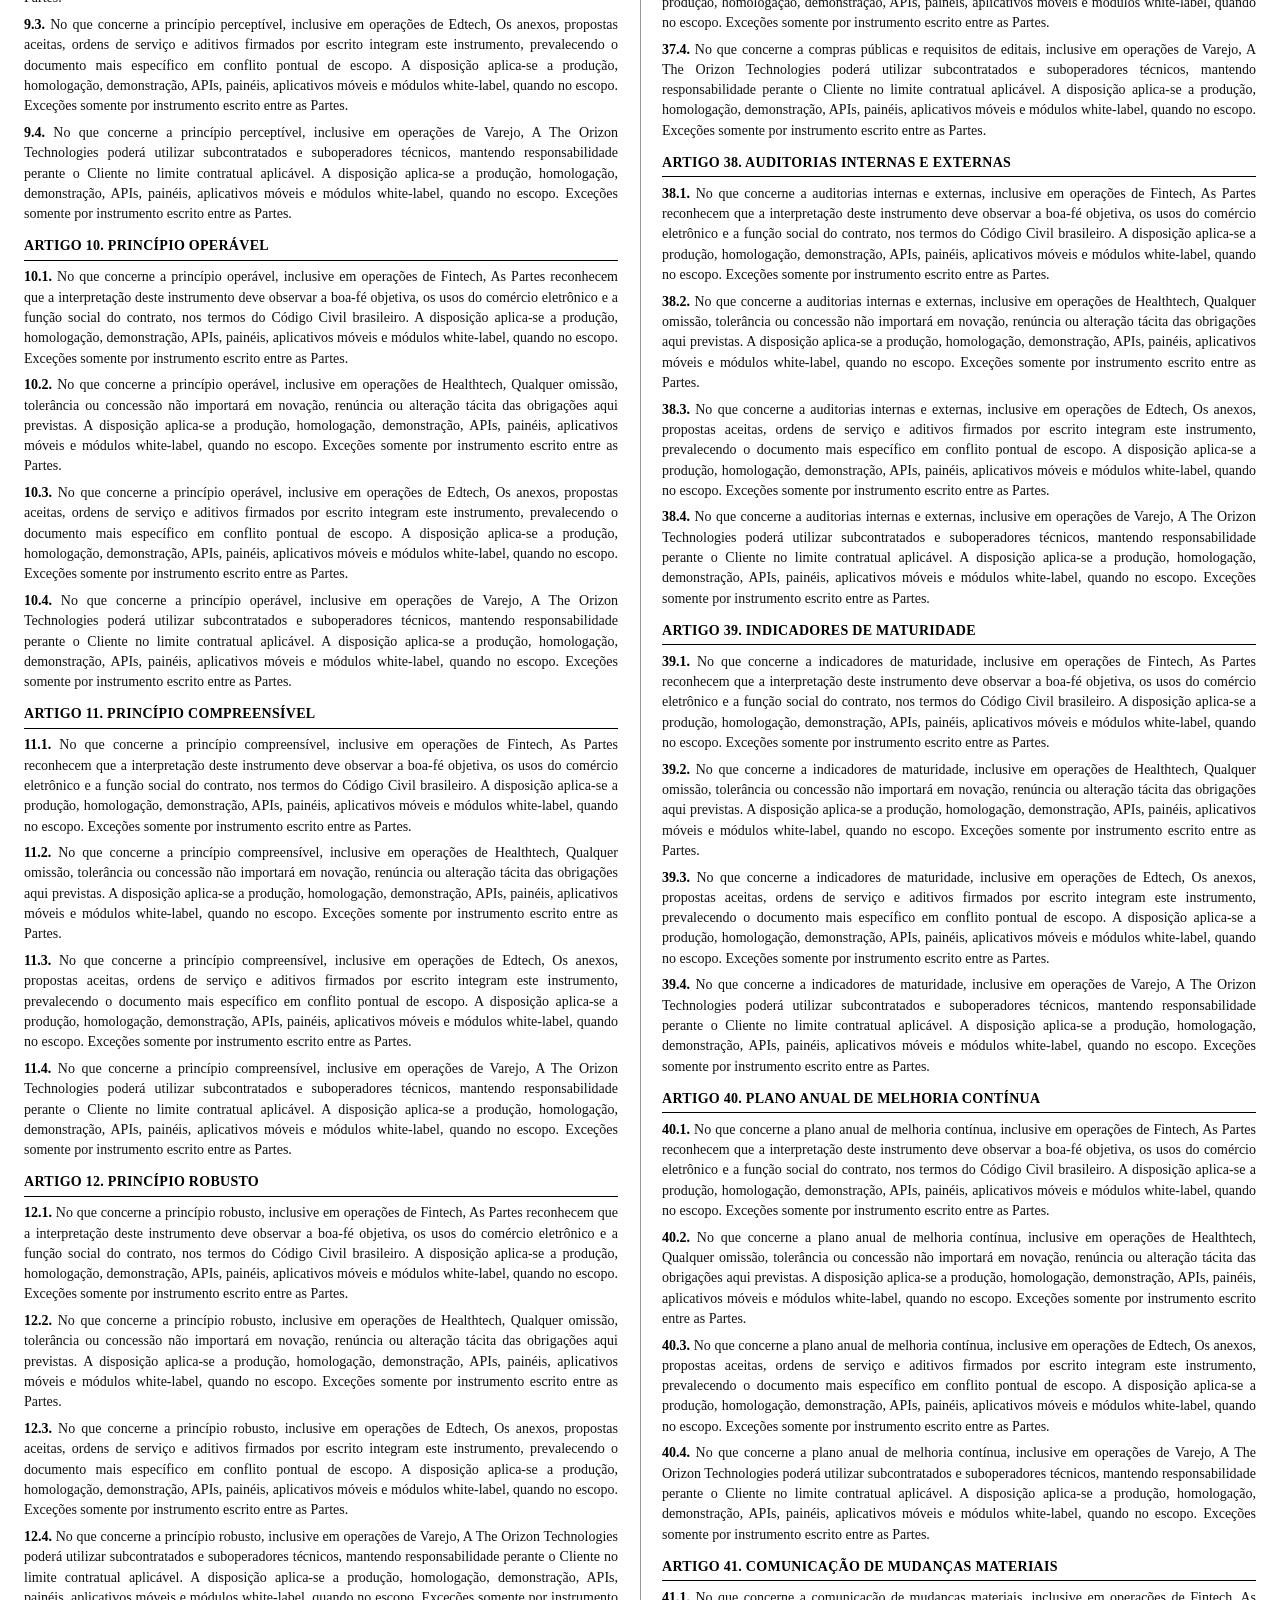
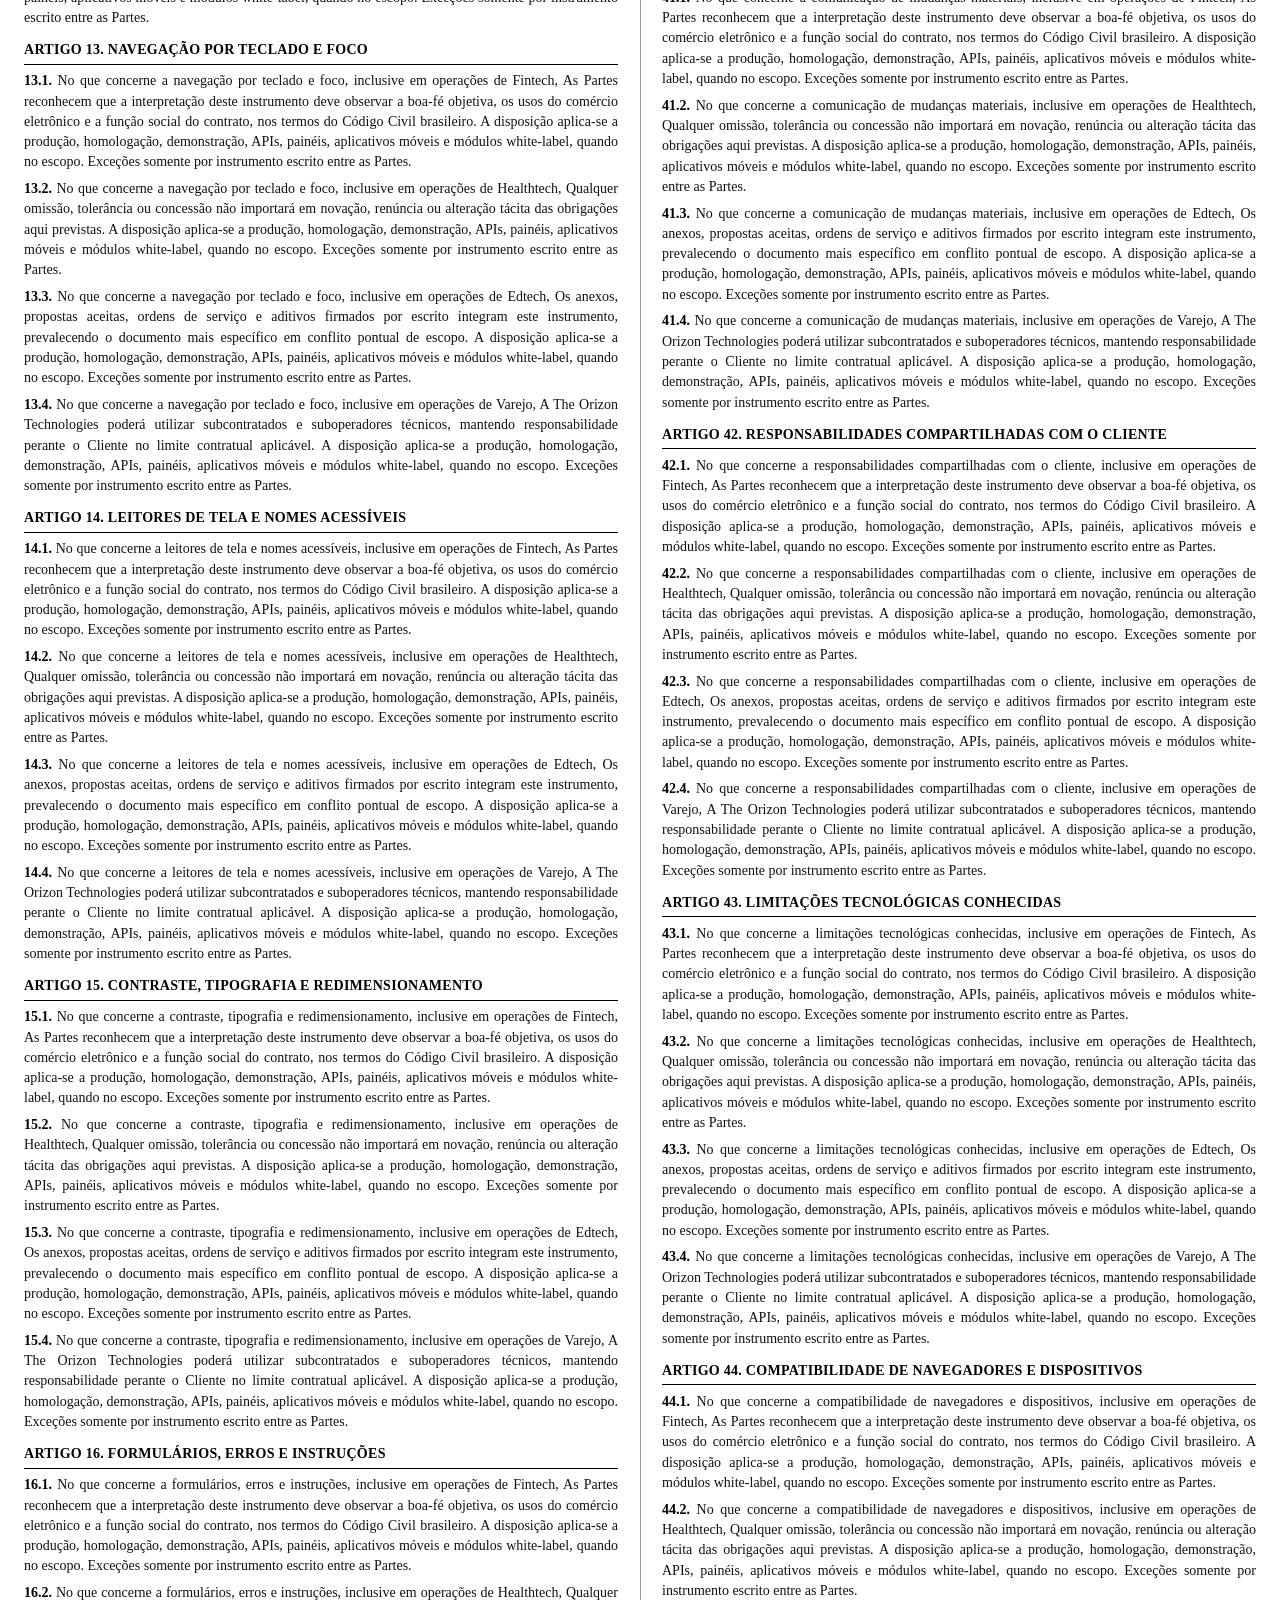
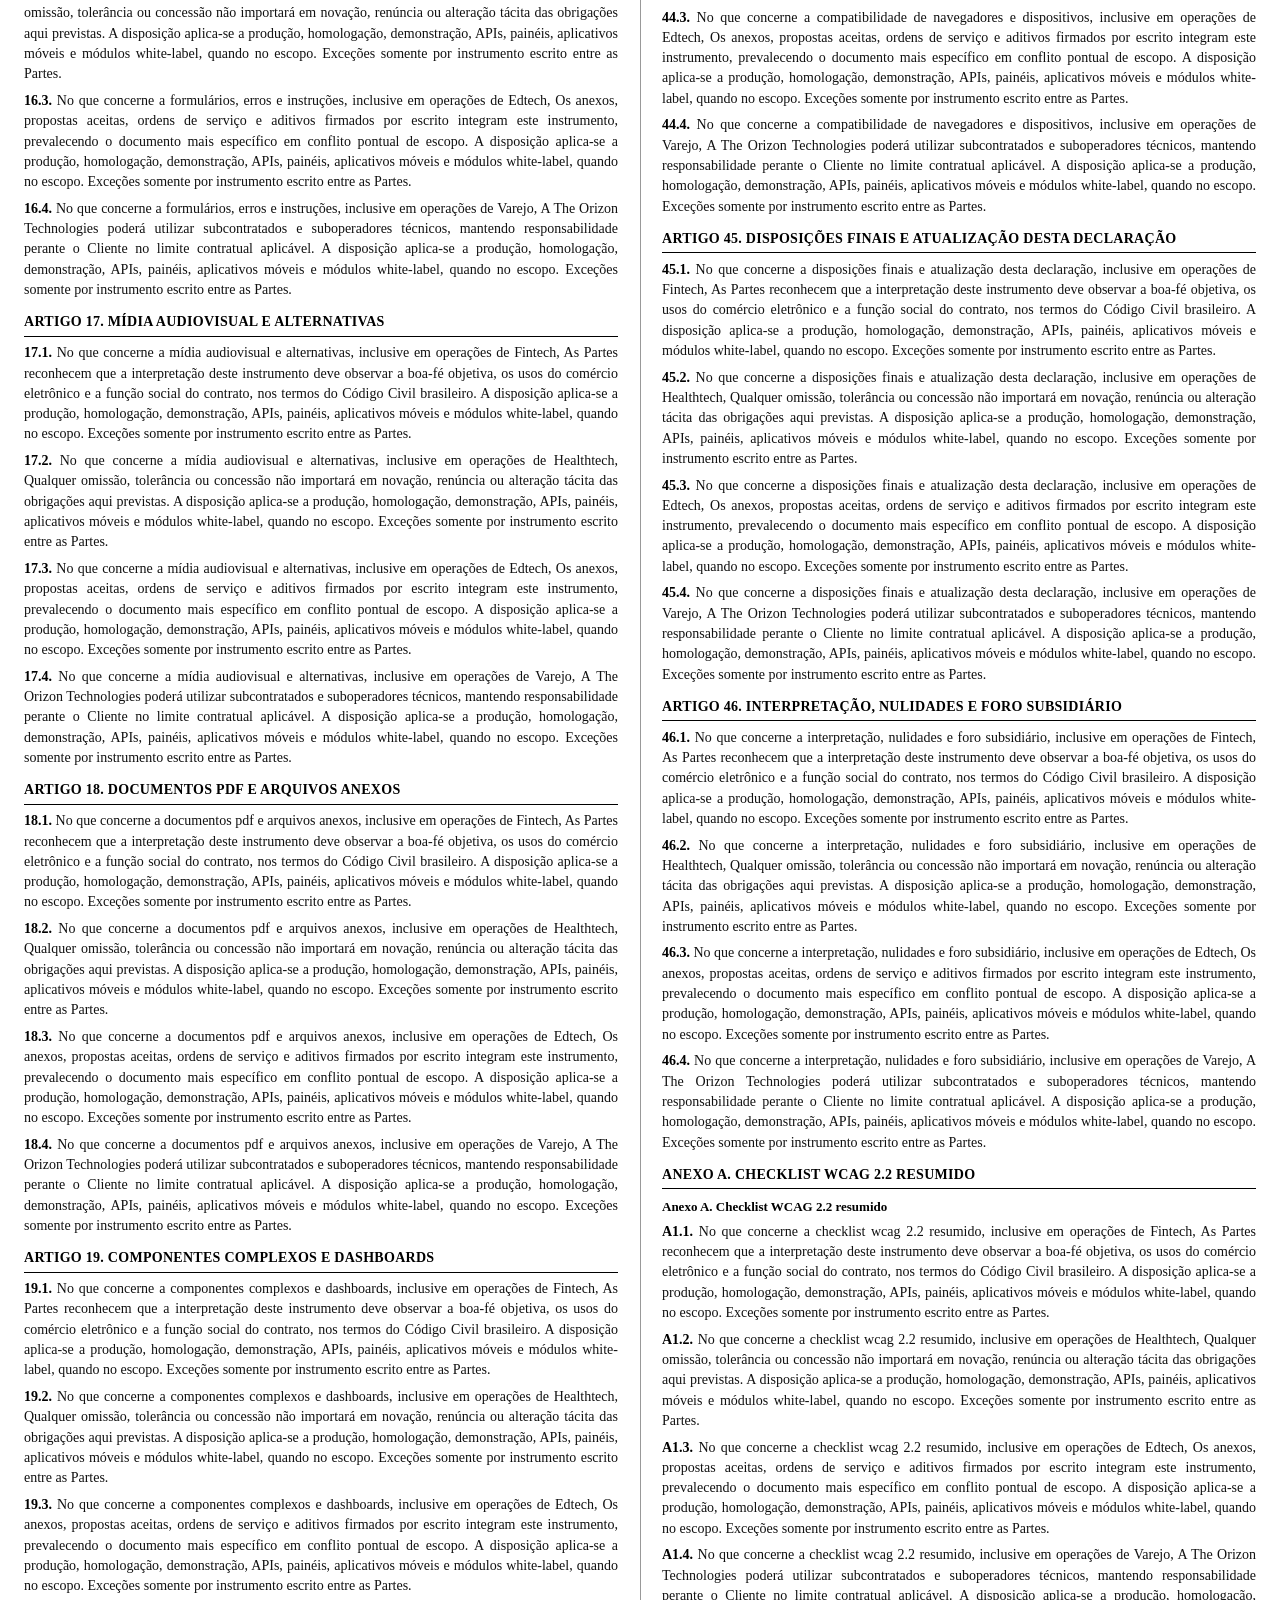
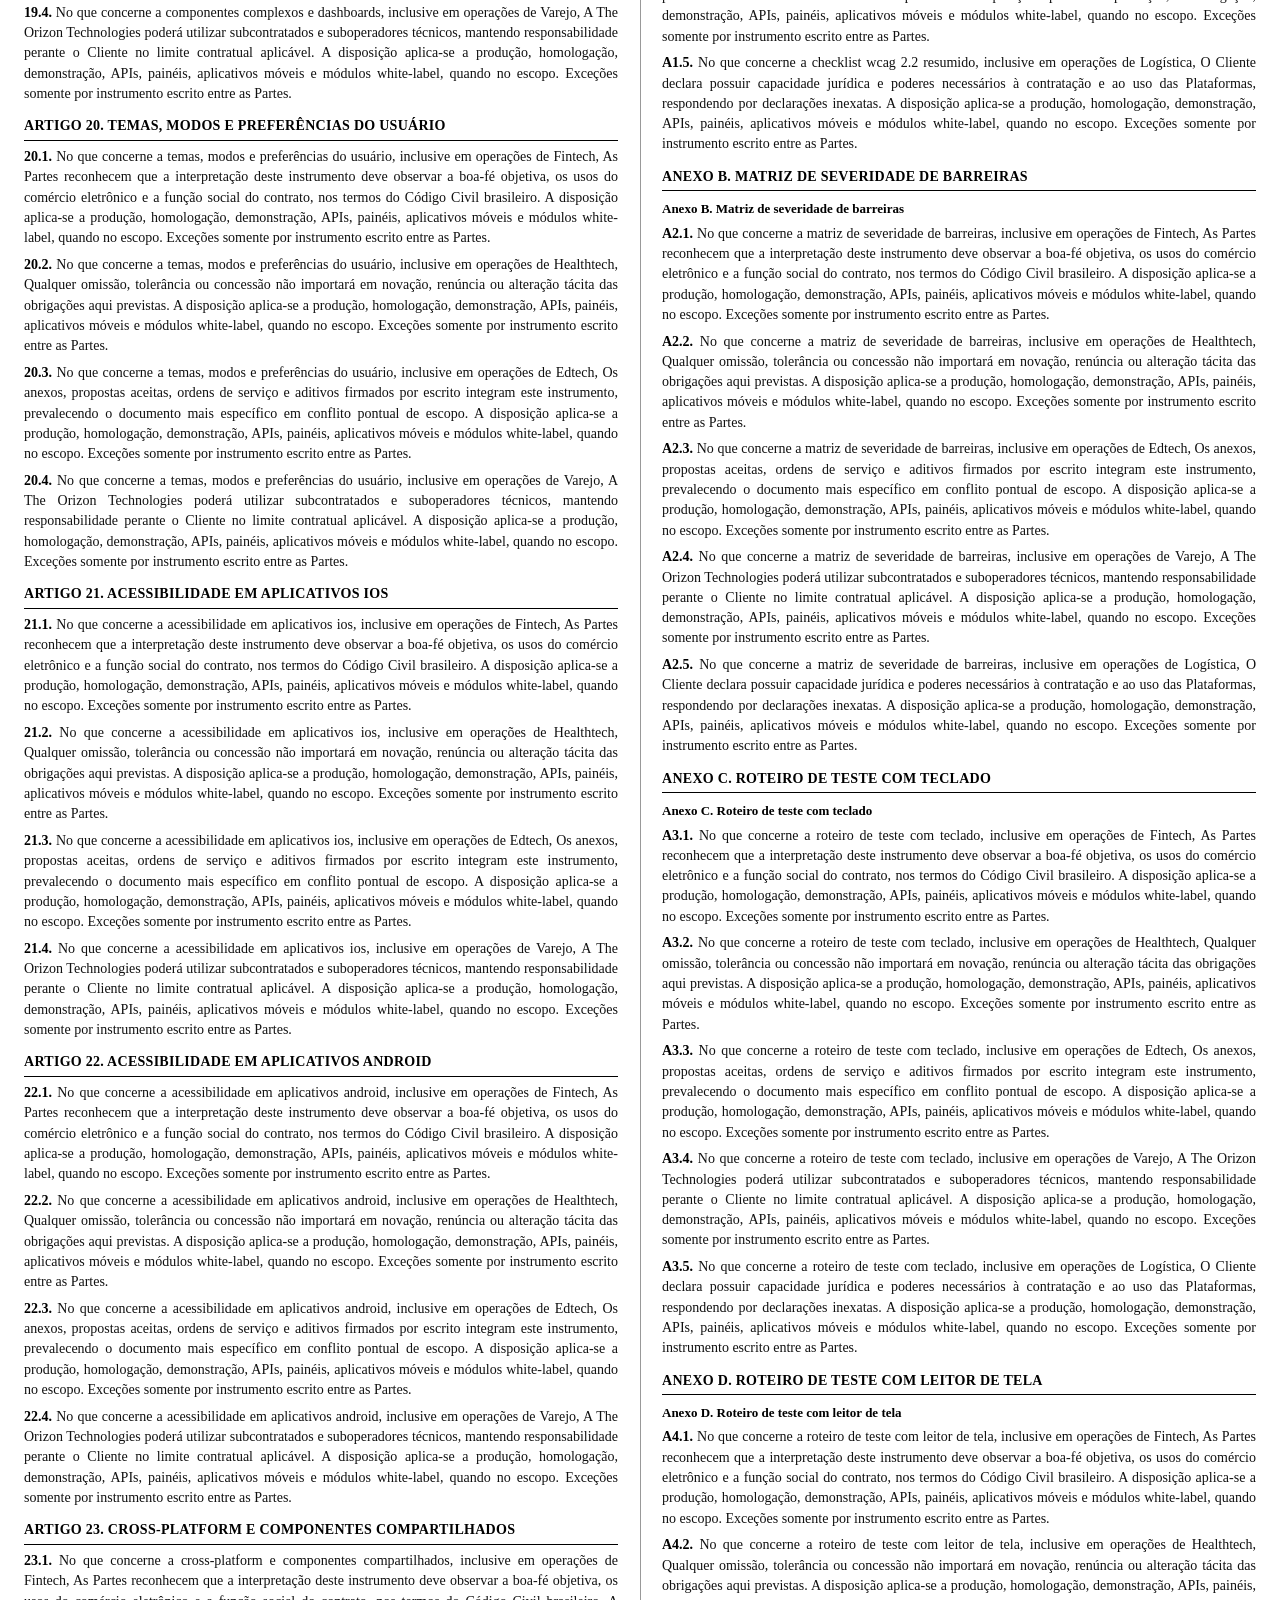
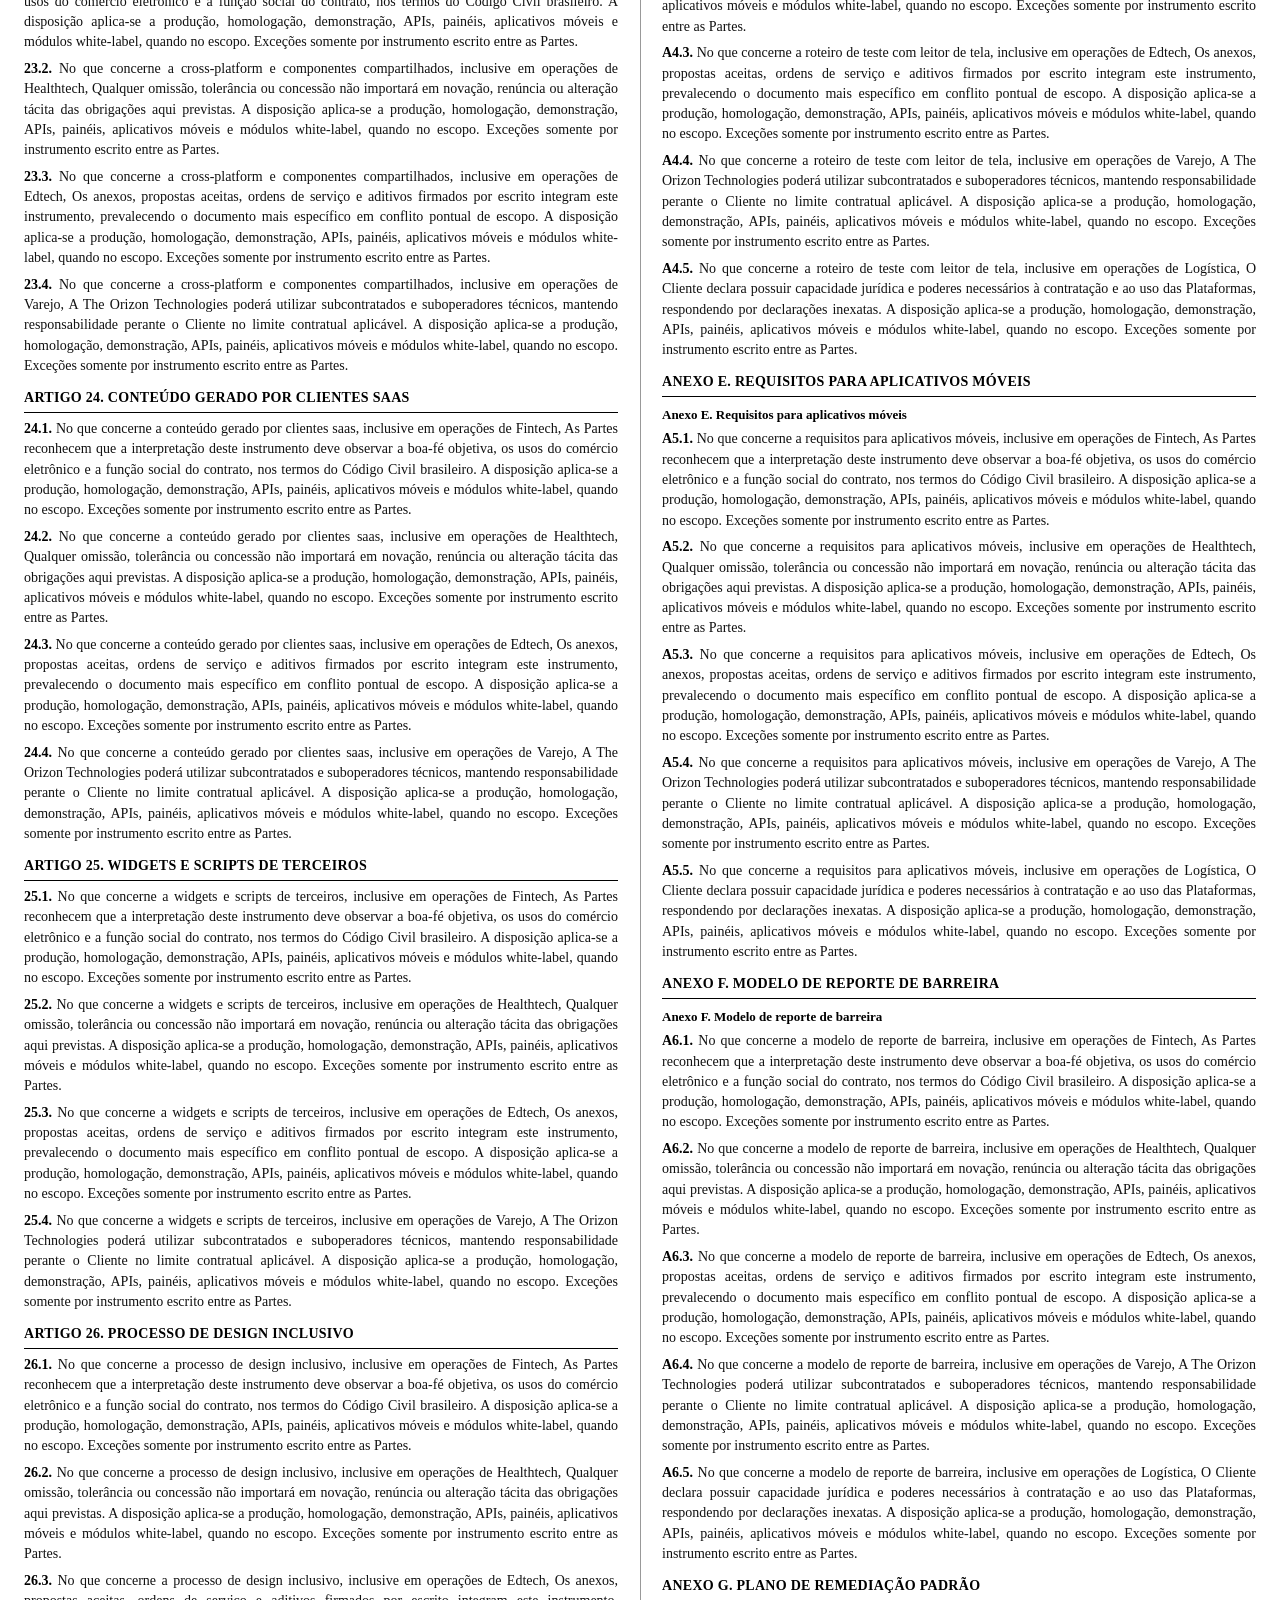
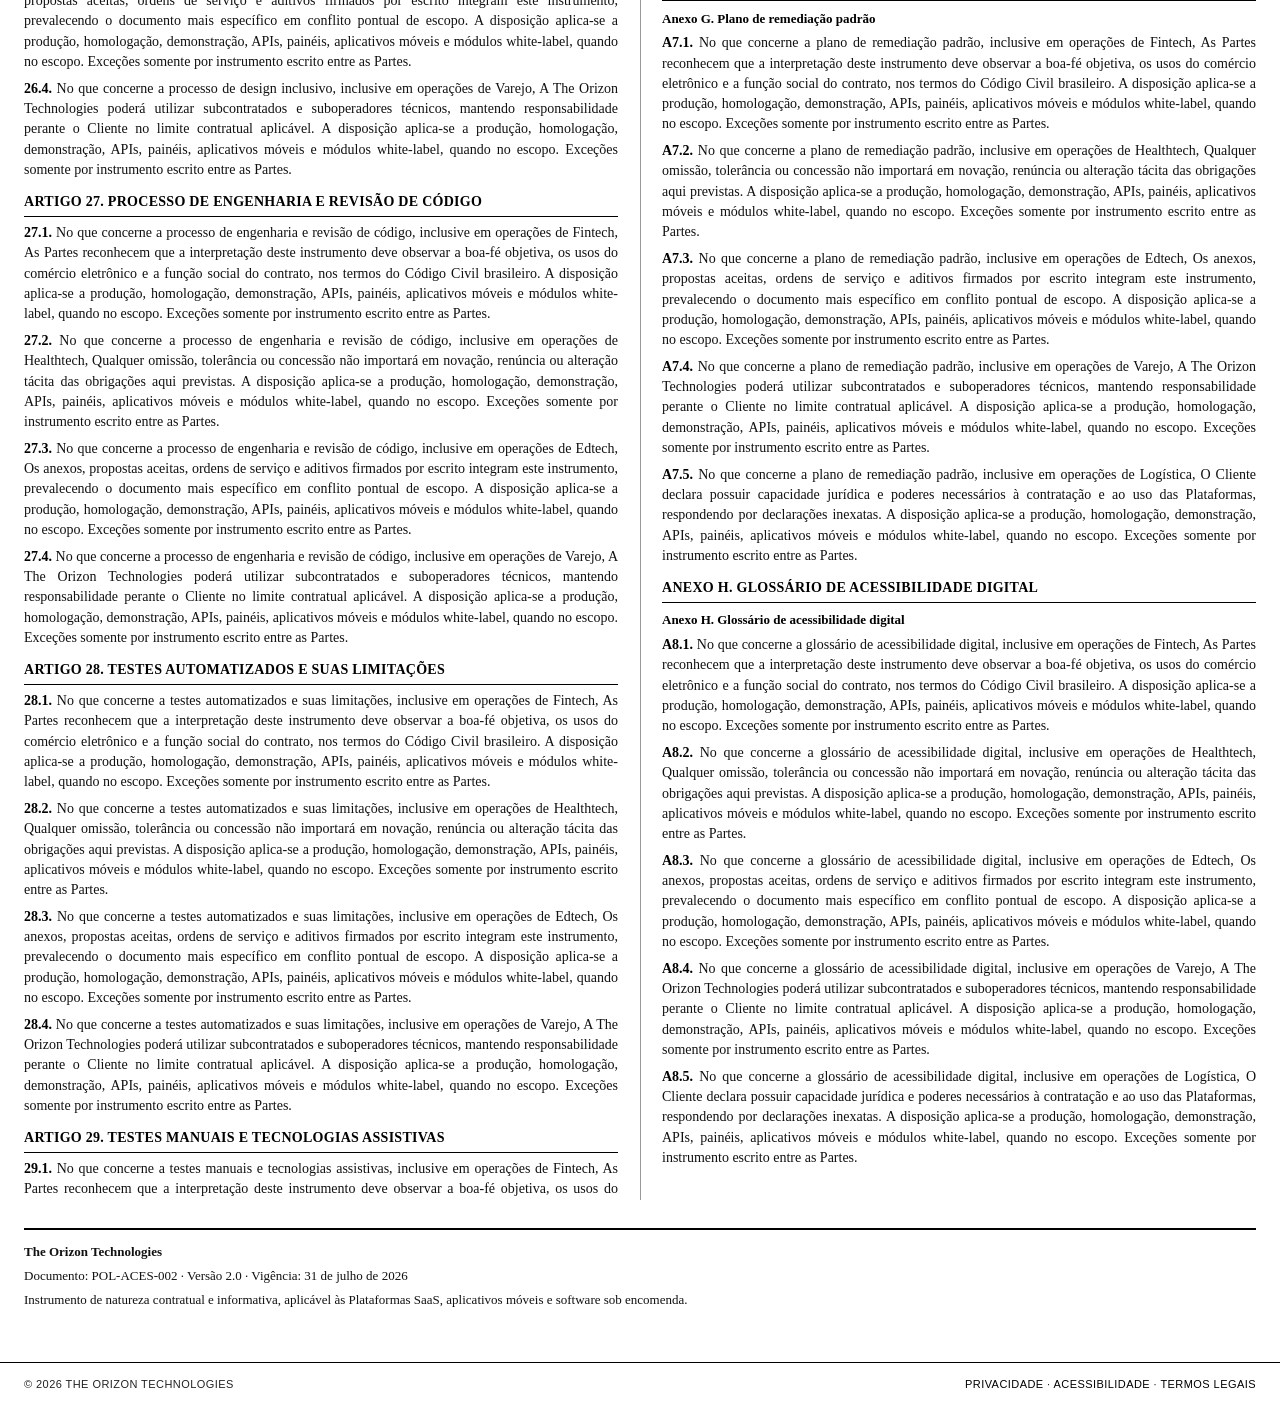
<file: acessibilidade.html>
<!DOCTYPE html>
<html lang="pt-BR">
<head>
  <meta charset="UTF-8" />
  <meta name="viewport" content="width=device-width, initial-scale=1.0" />
  <title>Declaração de Acessibilidade | THE ORIZON</title>
  <link rel="canonical" href="https://theorizon.com.br/acessibilidade.html" />
  <link rel="stylesheet" href="legal.css" />
  <link rel="icon" href="favicon.ico" sizes="any" />
  <link rel="icon" href="assets/favicon.png" type="image/png" sizes="32x32" />
</head>
<body class="legal-page">
  <header class="legal-top">
    <a href="index.html"><img src="assets/logo.png" alt="THE ORIZON" class="brand-logo" /></a>
    <a href="index.html">Voltar ao site</a>
  </header>
  <main class="legal-wrap">
    <header class="legal-doc-header">
      <h1>Declaração de Acessibilidade Digital</h1>
      <p class="legal-meta"><strong>Responsável:</strong> The Orizon Technologies · <strong>Documento:</strong> POL-ACES-002 · <strong>Versão:</strong> 2.0 · <strong>Vigência:</strong> 31/07/2026 · <strong>Referências:</strong> LBI, WCAG 2.2, eMAG, ABNT NBR 17225</p>
    </header>
<nav class="legal-toc" aria-label="Sumário"><h2>Sumário</h2><ol>
<li><a href="#a1">Artigo 1. Compromisso institucional de acessibilidade</a></li>
<li><a href="#a2">Artigo 2. Escopo de produtos e canais cobertos</a></li>
<li><a href="#a3">Artigo 3. Exclusões e ambientes experimentais</a></li>
<li><a href="#a4">Artigo 4. Marco legal brasileiro aplicável</a></li>
<li><a href="#a5">Artigo 5. Referências WCAG 2.2 nível A</a></li>
<li><a href="#a6">Artigo 6. Referências WCAG 2.2 nível AA</a></li>
<li><a href="#a7">Artigo 7. eMAG e requisitos de governo eletrônico</a></li>
<li><a href="#a8">Artigo 8. ABNT NBR 17225 e normas correlatas</a></li>
<li><a href="#a9">Artigo 9. Princípio perceptível</a></li>
<li><a href="#a10">Artigo 10. Princípio operável</a></li>
<li><a href="#a11">Artigo 11. Princípio compreensível</a></li>
<li><a href="#a12">Artigo 12. Princípio robusto</a></li>
<li><a href="#a13">Artigo 13. Navegação por teclado e foco</a></li>
<li><a href="#a14">Artigo 14. Leitores de tela e nomes acessíveis</a></li>
<li><a href="#a15">Artigo 15. Contraste, tipografia e redimensionamento</a></li>
<li><a href="#a16">Artigo 16. Formulários, erros e instruções</a></li>
<li><a href="#a17">Artigo 17. Mídia audiovisual e alternativas</a></li>
<li><a href="#a18">Artigo 18. Documentos PDF e arquivos anexos</a></li>
<li><a href="#a19">Artigo 19. Componentes complexos e dashboards</a></li>
<li><a href="#a20">Artigo 20. Temas, modos e preferências do usuário</a></li>
<li><a href="#a21">Artigo 21. Acessibilidade em aplicativos iOS</a></li>
<li><a href="#a22">Artigo 22. Acessibilidade em aplicativos Android</a></li>
<li><a href="#a23">Artigo 23. Cross-platform e componentes compartilhados</a></li>
<li><a href="#a24">Artigo 24. Conteúdo gerado por clientes SaaS</a></li>
<li><a href="#a25">Artigo 25. Widgets e scripts de terceiros</a></li>
<li><a href="#a26">Artigo 26. Processo de design inclusivo</a></li>
<li><a href="#a27">Artigo 27. Processo de engenharia e revisão de código</a></li>
<li><a href="#a28">Artigo 28. Testes automatizados e suas limitações</a></li>
<li><a href="#a29">Artigo 29. Testes manuais e tecnologias assistivas</a></li>
<li><a href="#a30">Artigo 30. Critérios de aceite em projetos sob encomenda</a></li>
<li><a href="#a31">Artigo 31. Backlog de remediação e priorização</a></li>
<li><a href="#a32">Artigo 32. Capacitação de equipes internas</a></li>
<li><a href="#a33">Artigo 33. Governança e papéis de responsabilidade</a></li>
<li><a href="#a34">Artigo 34. Canal de feedback do usuário</a></li>
<li><a href="#a35">Artigo 35. Prazos de resposta e priorização de barreiras</a></li>
<li><a href="#a36">Artigo 36. Formatos alternativos sob demanda</a></li>
<li><a href="#a37">Artigo 37. Compras públicas e requisitos de editais</a></li>
<li><a href="#a38">Artigo 38. Auditorias internas e externas</a></li>
<li><a href="#a39">Artigo 39. Indicadores de maturidade</a></li>
<li><a href="#a40">Artigo 40. Plano anual de melhoria contínua</a></li>
<li><a href="#a41">Artigo 41. Comunicação de mudanças materiais</a></li>
<li><a href="#a42">Artigo 42. Responsabilidades compartilhadas com o Cliente</a></li>
<li><a href="#a43">Artigo 43. Limitações tecnológicas conhecidas</a></li>
<li><a href="#a44">Artigo 44. Compatibilidade de navegadores e dispositivos</a></li>
<li><a href="#a45">Artigo 45. Disposições finais e atualização desta Declaração</a></li>
<li><a href="#a46">Artigo 46. Interpretação, nulidades e foro subsidiário</a></li>
<li><a href="#an1">Anexo A. Checklist WCAG 2.2 resumido</a></li>
<li><a href="#an2">Anexo B. Matriz de severidade de barreiras</a></li>
<li><a href="#an3">Anexo C. Roteiro de teste com teclado</a></li>
<li><a href="#an4">Anexo D. Roteiro de teste com leitor de tela</a></li>
<li><a href="#an5">Anexo E. Requisitos para aplicativos móveis</a></li>
<li><a href="#an6">Anexo F. Modelo de reporte de barreira</a></li>
<li><a href="#an7">Anexo G. Plano de remediação padrão</a></li>
<li><a href="#an8">Anexo H. Glossário de acessibilidade digital</a></li>
</ol></nav>
<div class="legal-body">
<article class="legal-article" id="a1"><h2>Artigo 1. Compromisso institucional de acessibilidade</h2>
<p class="clause"><span class="clause-num">1.1.</span> No que concerne a compromisso institucional de acessibilidade, inclusive em operações de Fintech, As Partes reconhecem que a interpretação deste instrumento deve observar a boa-fé objetiva, os usos do comércio eletrônico e a função social do contrato, nos termos do Código Civil brasileiro. A disposição aplica-se a produção, homologação, demonstração, APIs, painéis, aplicativos móveis e módulos white-label, quando no escopo. Exceções somente por instrumento escrito entre as Partes.</p>
<p class="clause"><span class="clause-num">1.2.</span> No que concerne a compromisso institucional de acessibilidade, inclusive em operações de Healthtech, Qualquer omissão, tolerância ou concessão não importará em novação, renúncia ou alteração tácita das obrigações aqui previstas. A disposição aplica-se a produção, homologação, demonstração, APIs, painéis, aplicativos móveis e módulos white-label, quando no escopo. Exceções somente por instrumento escrito entre as Partes.</p>
<p class="clause"><span class="clause-num">1.3.</span> No que concerne a compromisso institucional de acessibilidade, inclusive em operações de Edtech, Os anexos, propostas aceitas, ordens de serviço e aditivos firmados por escrito integram este instrumento, prevalecendo o documento mais específico em conflito pontual de escopo. A disposição aplica-se a produção, homologação, demonstração, APIs, painéis, aplicativos móveis e módulos white-label, quando no escopo. Exceções somente por instrumento escrito entre as Partes.</p>
<p class="clause"><span class="clause-num">1.4.</span> No que concerne a compromisso institucional de acessibilidade, inclusive em operações de Varejo, A The Orizon Technologies poderá utilizar subcontratados e suboperadores técnicos, mantendo responsabilidade perante o Cliente no limite contratual aplicável. A disposição aplica-se a produção, homologação, demonstração, APIs, painéis, aplicativos móveis e módulos white-label, quando no escopo. Exceções somente por instrumento escrito entre as Partes.</p>
</article>
<article class="legal-article" id="a2"><h2>Artigo 2. Escopo de produtos e canais cobertos</h2>
<p class="clause"><span class="clause-num">2.1.</span> No que concerne a escopo de produtos e canais cobertos, inclusive em operações de Fintech, As Partes reconhecem que a interpretação deste instrumento deve observar a boa-fé objetiva, os usos do comércio eletrônico e a função social do contrato, nos termos do Código Civil brasileiro. A disposição aplica-se a produção, homologação, demonstração, APIs, painéis, aplicativos móveis e módulos white-label, quando no escopo. Exceções somente por instrumento escrito entre as Partes.</p>
<p class="clause"><span class="clause-num">2.2.</span> No que concerne a escopo de produtos e canais cobertos, inclusive em operações de Healthtech, Qualquer omissão, tolerância ou concessão não importará em novação, renúncia ou alteração tácita das obrigações aqui previstas. A disposição aplica-se a produção, homologação, demonstração, APIs, painéis, aplicativos móveis e módulos white-label, quando no escopo. Exceções somente por instrumento escrito entre as Partes.</p>
<p class="clause"><span class="clause-num">2.3.</span> No que concerne a escopo de produtos e canais cobertos, inclusive em operações de Edtech, Os anexos, propostas aceitas, ordens de serviço e aditivos firmados por escrito integram este instrumento, prevalecendo o documento mais específico em conflito pontual de escopo. A disposição aplica-se a produção, homologação, demonstração, APIs, painéis, aplicativos móveis e módulos white-label, quando no escopo. Exceções somente por instrumento escrito entre as Partes.</p>
<p class="clause"><span class="clause-num">2.4.</span> No que concerne a escopo de produtos e canais cobertos, inclusive em operações de Varejo, A The Orizon Technologies poderá utilizar subcontratados e suboperadores técnicos, mantendo responsabilidade perante o Cliente no limite contratual aplicável. A disposição aplica-se a produção, homologação, demonstração, APIs, painéis, aplicativos móveis e módulos white-label, quando no escopo. Exceções somente por instrumento escrito entre as Partes.</p>
</article>
<article class="legal-article" id="a3"><h2>Artigo 3. Exclusões e ambientes experimentais</h2>
<p class="clause"><span class="clause-num">3.1.</span> No que concerne a exclusões e ambientes experimentais, inclusive em operações de Fintech, As Partes reconhecem que a interpretação deste instrumento deve observar a boa-fé objetiva, os usos do comércio eletrônico e a função social do contrato, nos termos do Código Civil brasileiro. A disposição aplica-se a produção, homologação, demonstração, APIs, painéis, aplicativos móveis e módulos white-label, quando no escopo. Exceções somente por instrumento escrito entre as Partes.</p>
<p class="clause"><span class="clause-num">3.2.</span> No que concerne a exclusões e ambientes experimentais, inclusive em operações de Healthtech, Qualquer omissão, tolerância ou concessão não importará em novação, renúncia ou alteração tácita das obrigações aqui previstas. A disposição aplica-se a produção, homologação, demonstração, APIs, painéis, aplicativos móveis e módulos white-label, quando no escopo. Exceções somente por instrumento escrito entre as Partes.</p>
<p class="clause"><span class="clause-num">3.3.</span> No que concerne a exclusões e ambientes experimentais, inclusive em operações de Edtech, Os anexos, propostas aceitas, ordens de serviço e aditivos firmados por escrito integram este instrumento, prevalecendo o documento mais específico em conflito pontual de escopo. A disposição aplica-se a produção, homologação, demonstração, APIs, painéis, aplicativos móveis e módulos white-label, quando no escopo. Exceções somente por instrumento escrito entre as Partes.</p>
<p class="clause"><span class="clause-num">3.4.</span> No que concerne a exclusões e ambientes experimentais, inclusive em operações de Varejo, A The Orizon Technologies poderá utilizar subcontratados e suboperadores técnicos, mantendo responsabilidade perante o Cliente no limite contratual aplicável. A disposição aplica-se a produção, homologação, demonstração, APIs, painéis, aplicativos móveis e módulos white-label, quando no escopo. Exceções somente por instrumento escrito entre as Partes.</p>
</article>
<article class="legal-article" id="a4"><h2>Artigo 4. Marco legal brasileiro aplicável</h2>
<p class="clause"><span class="clause-num">4.1.</span> No que concerne a marco legal brasileiro aplicável, inclusive em operações de Fintech, As Partes reconhecem que a interpretação deste instrumento deve observar a boa-fé objetiva, os usos do comércio eletrônico e a função social do contrato, nos termos do Código Civil brasileiro. A disposição aplica-se a produção, homologação, demonstração, APIs, painéis, aplicativos móveis e módulos white-label, quando no escopo. Exceções somente por instrumento escrito entre as Partes.</p>
<p class="clause"><span class="clause-num">4.2.</span> No que concerne a marco legal brasileiro aplicável, inclusive em operações de Healthtech, Qualquer omissão, tolerância ou concessão não importará em novação, renúncia ou alteração tácita das obrigações aqui previstas. A disposição aplica-se a produção, homologação, demonstração, APIs, painéis, aplicativos móveis e módulos white-label, quando no escopo. Exceções somente por instrumento escrito entre as Partes.</p>
<p class="clause"><span class="clause-num">4.3.</span> No que concerne a marco legal brasileiro aplicável, inclusive em operações de Edtech, Os anexos, propostas aceitas, ordens de serviço e aditivos firmados por escrito integram este instrumento, prevalecendo o documento mais específico em conflito pontual de escopo. A disposição aplica-se a produção, homologação, demonstração, APIs, painéis, aplicativos móveis e módulos white-label, quando no escopo. Exceções somente por instrumento escrito entre as Partes.</p>
<p class="clause"><span class="clause-num">4.4.</span> No que concerne a marco legal brasileiro aplicável, inclusive em operações de Varejo, A The Orizon Technologies poderá utilizar subcontratados e suboperadores técnicos, mantendo responsabilidade perante o Cliente no limite contratual aplicável. A disposição aplica-se a produção, homologação, demonstração, APIs, painéis, aplicativos móveis e módulos white-label, quando no escopo. Exceções somente por instrumento escrito entre as Partes.</p>
</article>
<article class="legal-article" id="a5"><h2>Artigo 5. Referências WCAG 2.2 nível A</h2>
<p class="clause"><span class="clause-num">5.1.</span> No que concerne a referências wcag 2.2 nível a, inclusive em operações de Fintech, As Partes reconhecem que a interpretação deste instrumento deve observar a boa-fé objetiva, os usos do comércio eletrônico e a função social do contrato, nos termos do Código Civil brasileiro. A disposição aplica-se a produção, homologação, demonstração, APIs, painéis, aplicativos móveis e módulos white-label, quando no escopo. Exceções somente por instrumento escrito entre as Partes.</p>
<p class="clause"><span class="clause-num">5.2.</span> No que concerne a referências wcag 2.2 nível a, inclusive em operações de Healthtech, Qualquer omissão, tolerância ou concessão não importará em novação, renúncia ou alteração tácita das obrigações aqui previstas. A disposição aplica-se a produção, homologação, demonstração, APIs, painéis, aplicativos móveis e módulos white-label, quando no escopo. Exceções somente por instrumento escrito entre as Partes.</p>
<p class="clause"><span class="clause-num">5.3.</span> No que concerne a referências wcag 2.2 nível a, inclusive em operações de Edtech, Os anexos, propostas aceitas, ordens de serviço e aditivos firmados por escrito integram este instrumento, prevalecendo o documento mais específico em conflito pontual de escopo. A disposição aplica-se a produção, homologação, demonstração, APIs, painéis, aplicativos móveis e módulos white-label, quando no escopo. Exceções somente por instrumento escrito entre as Partes.</p>
<p class="clause"><span class="clause-num">5.4.</span> No que concerne a referências wcag 2.2 nível a, inclusive em operações de Varejo, A The Orizon Technologies poderá utilizar subcontratados e suboperadores técnicos, mantendo responsabilidade perante o Cliente no limite contratual aplicável. A disposição aplica-se a produção, homologação, demonstração, APIs, painéis, aplicativos móveis e módulos white-label, quando no escopo. Exceções somente por instrumento escrito entre as Partes.</p>
</article>
<article class="legal-article" id="a6"><h2>Artigo 6. Referências WCAG 2.2 nível AA</h2>
<p class="clause"><span class="clause-num">6.1.</span> No que concerne a referências wcag 2.2 nível aa, inclusive em operações de Fintech, As Partes reconhecem que a interpretação deste instrumento deve observar a boa-fé objetiva, os usos do comércio eletrônico e a função social do contrato, nos termos do Código Civil brasileiro. A disposição aplica-se a produção, homologação, demonstração, APIs, painéis, aplicativos móveis e módulos white-label, quando no escopo. Exceções somente por instrumento escrito entre as Partes.</p>
<p class="clause"><span class="clause-num">6.2.</span> No que concerne a referências wcag 2.2 nível aa, inclusive em operações de Healthtech, Qualquer omissão, tolerância ou concessão não importará em novação, renúncia ou alteração tácita das obrigações aqui previstas. A disposição aplica-se a produção, homologação, demonstração, APIs, painéis, aplicativos móveis e módulos white-label, quando no escopo. Exceções somente por instrumento escrito entre as Partes.</p>
<p class="clause"><span class="clause-num">6.3.</span> No que concerne a referências wcag 2.2 nível aa, inclusive em operações de Edtech, Os anexos, propostas aceitas, ordens de serviço e aditivos firmados por escrito integram este instrumento, prevalecendo o documento mais específico em conflito pontual de escopo. A disposição aplica-se a produção, homologação, demonstração, APIs, painéis, aplicativos móveis e módulos white-label, quando no escopo. Exceções somente por instrumento escrito entre as Partes.</p>
<p class="clause"><span class="clause-num">6.4.</span> No que concerne a referências wcag 2.2 nível aa, inclusive em operações de Varejo, A The Orizon Technologies poderá utilizar subcontratados e suboperadores técnicos, mantendo responsabilidade perante o Cliente no limite contratual aplicável. A disposição aplica-se a produção, homologação, demonstração, APIs, painéis, aplicativos móveis e módulos white-label, quando no escopo. Exceções somente por instrumento escrito entre as Partes.</p>
</article>
<article class="legal-article" id="a7"><h2>Artigo 7. eMAG e requisitos de governo eletrônico</h2>
<p class="clause"><span class="clause-num">7.1.</span> No que concerne a emag e requisitos de governo eletrônico, inclusive em operações de Fintech, As Partes reconhecem que a interpretação deste instrumento deve observar a boa-fé objetiva, os usos do comércio eletrônico e a função social do contrato, nos termos do Código Civil brasileiro. A disposição aplica-se a produção, homologação, demonstração, APIs, painéis, aplicativos móveis e módulos white-label, quando no escopo. Exceções somente por instrumento escrito entre as Partes.</p>
<p class="clause"><span class="clause-num">7.2.</span> No que concerne a emag e requisitos de governo eletrônico, inclusive em operações de Healthtech, Qualquer omissão, tolerância ou concessão não importará em novação, renúncia ou alteração tácita das obrigações aqui previstas. A disposição aplica-se a produção, homologação, demonstração, APIs, painéis, aplicativos móveis e módulos white-label, quando no escopo. Exceções somente por instrumento escrito entre as Partes.</p>
<p class="clause"><span class="clause-num">7.3.</span> No que concerne a emag e requisitos de governo eletrônico, inclusive em operações de Edtech, Os anexos, propostas aceitas, ordens de serviço e aditivos firmados por escrito integram este instrumento, prevalecendo o documento mais específico em conflito pontual de escopo. A disposição aplica-se a produção, homologação, demonstração, APIs, painéis, aplicativos móveis e módulos white-label, quando no escopo. Exceções somente por instrumento escrito entre as Partes.</p>
<p class="clause"><span class="clause-num">7.4.</span> No que concerne a emag e requisitos de governo eletrônico, inclusive em operações de Varejo, A The Orizon Technologies poderá utilizar subcontratados e suboperadores técnicos, mantendo responsabilidade perante o Cliente no limite contratual aplicável. A disposição aplica-se a produção, homologação, demonstração, APIs, painéis, aplicativos móveis e módulos white-label, quando no escopo. Exceções somente por instrumento escrito entre as Partes.</p>
</article>
<article class="legal-article" id="a8"><h2>Artigo 8. ABNT NBR 17225 e normas correlatas</h2>
<p class="clause"><span class="clause-num">8.1.</span> No que concerne a abnt nbr 17225 e normas correlatas, inclusive em operações de Fintech, As Partes reconhecem que a interpretação deste instrumento deve observar a boa-fé objetiva, os usos do comércio eletrônico e a função social do contrato, nos termos do Código Civil brasileiro. A disposição aplica-se a produção, homologação, demonstração, APIs, painéis, aplicativos móveis e módulos white-label, quando no escopo. Exceções somente por instrumento escrito entre as Partes.</p>
<p class="clause"><span class="clause-num">8.2.</span> No que concerne a abnt nbr 17225 e normas correlatas, inclusive em operações de Healthtech, Qualquer omissão, tolerância ou concessão não importará em novação, renúncia ou alteração tácita das obrigações aqui previstas. A disposição aplica-se a produção, homologação, demonstração, APIs, painéis, aplicativos móveis e módulos white-label, quando no escopo. Exceções somente por instrumento escrito entre as Partes.</p>
<p class="clause"><span class="clause-num">8.3.</span> No que concerne a abnt nbr 17225 e normas correlatas, inclusive em operações de Edtech, Os anexos, propostas aceitas, ordens de serviço e aditivos firmados por escrito integram este instrumento, prevalecendo o documento mais específico em conflito pontual de escopo. A disposição aplica-se a produção, homologação, demonstração, APIs, painéis, aplicativos móveis e módulos white-label, quando no escopo. Exceções somente por instrumento escrito entre as Partes.</p>
<p class="clause"><span class="clause-num">8.4.</span> No que concerne a abnt nbr 17225 e normas correlatas, inclusive em operações de Varejo, A The Orizon Technologies poderá utilizar subcontratados e suboperadores técnicos, mantendo responsabilidade perante o Cliente no limite contratual aplicável. A disposição aplica-se a produção, homologação, demonstração, APIs, painéis, aplicativos móveis e módulos white-label, quando no escopo. Exceções somente por instrumento escrito entre as Partes.</p>
</article>
<article class="legal-article" id="a9"><h2>Artigo 9. Princípio perceptível</h2>
<p class="clause"><span class="clause-num">9.1.</span> No que concerne a princípio perceptível, inclusive em operações de Fintech, As Partes reconhecem que a interpretação deste instrumento deve observar a boa-fé objetiva, os usos do comércio eletrônico e a função social do contrato, nos termos do Código Civil brasileiro. A disposição aplica-se a produção, homologação, demonstração, APIs, painéis, aplicativos móveis e módulos white-label, quando no escopo. Exceções somente por instrumento escrito entre as Partes.</p>
<p class="clause"><span class="clause-num">9.2.</span> No que concerne a princípio perceptível, inclusive em operações de Healthtech, Qualquer omissão, tolerância ou concessão não importará em novação, renúncia ou alteração tácita das obrigações aqui previstas. A disposição aplica-se a produção, homologação, demonstração, APIs, painéis, aplicativos móveis e módulos white-label, quando no escopo. Exceções somente por instrumento escrito entre as Partes.</p>
<p class="clause"><span class="clause-num">9.3.</span> No que concerne a princípio perceptível, inclusive em operações de Edtech, Os anexos, propostas aceitas, ordens de serviço e aditivos firmados por escrito integram este instrumento, prevalecendo o documento mais específico em conflito pontual de escopo. A disposição aplica-se a produção, homologação, demonstração, APIs, painéis, aplicativos móveis e módulos white-label, quando no escopo. Exceções somente por instrumento escrito entre as Partes.</p>
<p class="clause"><span class="clause-num">9.4.</span> No que concerne a princípio perceptível, inclusive em operações de Varejo, A The Orizon Technologies poderá utilizar subcontratados e suboperadores técnicos, mantendo responsabilidade perante o Cliente no limite contratual aplicável. A disposição aplica-se a produção, homologação, demonstração, APIs, painéis, aplicativos móveis e módulos white-label, quando no escopo. Exceções somente por instrumento escrito entre as Partes.</p>
</article>
<article class="legal-article" id="a10"><h2>Artigo 10. Princípio operável</h2>
<p class="clause"><span class="clause-num">10.1.</span> No que concerne a princípio operável, inclusive em operações de Fintech, As Partes reconhecem que a interpretação deste instrumento deve observar a boa-fé objetiva, os usos do comércio eletrônico e a função social do contrato, nos termos do Código Civil brasileiro. A disposição aplica-se a produção, homologação, demonstração, APIs, painéis, aplicativos móveis e módulos white-label, quando no escopo. Exceções somente por instrumento escrito entre as Partes.</p>
<p class="clause"><span class="clause-num">10.2.</span> No que concerne a princípio operável, inclusive em operações de Healthtech, Qualquer omissão, tolerância ou concessão não importará em novação, renúncia ou alteração tácita das obrigações aqui previstas. A disposição aplica-se a produção, homologação, demonstração, APIs, painéis, aplicativos móveis e módulos white-label, quando no escopo. Exceções somente por instrumento escrito entre as Partes.</p>
<p class="clause"><span class="clause-num">10.3.</span> No que concerne a princípio operável, inclusive em operações de Edtech, Os anexos, propostas aceitas, ordens de serviço e aditivos firmados por escrito integram este instrumento, prevalecendo o documento mais específico em conflito pontual de escopo. A disposição aplica-se a produção, homologação, demonstração, APIs, painéis, aplicativos móveis e módulos white-label, quando no escopo. Exceções somente por instrumento escrito entre as Partes.</p>
<p class="clause"><span class="clause-num">10.4.</span> No que concerne a princípio operável, inclusive em operações de Varejo, A The Orizon Technologies poderá utilizar subcontratados e suboperadores técnicos, mantendo responsabilidade perante o Cliente no limite contratual aplicável. A disposição aplica-se a produção, homologação, demonstração, APIs, painéis, aplicativos móveis e módulos white-label, quando no escopo. Exceções somente por instrumento escrito entre as Partes.</p>
</article>
<article class="legal-article" id="a11"><h2>Artigo 11. Princípio compreensível</h2>
<p class="clause"><span class="clause-num">11.1.</span> No que concerne a princípio compreensível, inclusive em operações de Fintech, As Partes reconhecem que a interpretação deste instrumento deve observar a boa-fé objetiva, os usos do comércio eletrônico e a função social do contrato, nos termos do Código Civil brasileiro. A disposição aplica-se a produção, homologação, demonstração, APIs, painéis, aplicativos móveis e módulos white-label, quando no escopo. Exceções somente por instrumento escrito entre as Partes.</p>
<p class="clause"><span class="clause-num">11.2.</span> No que concerne a princípio compreensível, inclusive em operações de Healthtech, Qualquer omissão, tolerância ou concessão não importará em novação, renúncia ou alteração tácita das obrigações aqui previstas. A disposição aplica-se a produção, homologação, demonstração, APIs, painéis, aplicativos móveis e módulos white-label, quando no escopo. Exceções somente por instrumento escrito entre as Partes.</p>
<p class="clause"><span class="clause-num">11.3.</span> No que concerne a princípio compreensível, inclusive em operações de Edtech, Os anexos, propostas aceitas, ordens de serviço e aditivos firmados por escrito integram este instrumento, prevalecendo o documento mais específico em conflito pontual de escopo. A disposição aplica-se a produção, homologação, demonstração, APIs, painéis, aplicativos móveis e módulos white-label, quando no escopo. Exceções somente por instrumento escrito entre as Partes.</p>
<p class="clause"><span class="clause-num">11.4.</span> No que concerne a princípio compreensível, inclusive em operações de Varejo, A The Orizon Technologies poderá utilizar subcontratados e suboperadores técnicos, mantendo responsabilidade perante o Cliente no limite contratual aplicável. A disposição aplica-se a produção, homologação, demonstração, APIs, painéis, aplicativos móveis e módulos white-label, quando no escopo. Exceções somente por instrumento escrito entre as Partes.</p>
</article>
<article class="legal-article" id="a12"><h2>Artigo 12. Princípio robusto</h2>
<p class="clause"><span class="clause-num">12.1.</span> No que concerne a princípio robusto, inclusive em operações de Fintech, As Partes reconhecem que a interpretação deste instrumento deve observar a boa-fé objetiva, os usos do comércio eletrônico e a função social do contrato, nos termos do Código Civil brasileiro. A disposição aplica-se a produção, homologação, demonstração, APIs, painéis, aplicativos móveis e módulos white-label, quando no escopo. Exceções somente por instrumento escrito entre as Partes.</p>
<p class="clause"><span class="clause-num">12.2.</span> No que concerne a princípio robusto, inclusive em operações de Healthtech, Qualquer omissão, tolerância ou concessão não importará em novação, renúncia ou alteração tácita das obrigações aqui previstas. A disposição aplica-se a produção, homologação, demonstração, APIs, painéis, aplicativos móveis e módulos white-label, quando no escopo. Exceções somente por instrumento escrito entre as Partes.</p>
<p class="clause"><span class="clause-num">12.3.</span> No que concerne a princípio robusto, inclusive em operações de Edtech, Os anexos, propostas aceitas, ordens de serviço e aditivos firmados por escrito integram este instrumento, prevalecendo o documento mais específico em conflito pontual de escopo. A disposição aplica-se a produção, homologação, demonstração, APIs, painéis, aplicativos móveis e módulos white-label, quando no escopo. Exceções somente por instrumento escrito entre as Partes.</p>
<p class="clause"><span class="clause-num">12.4.</span> No que concerne a princípio robusto, inclusive em operações de Varejo, A The Orizon Technologies poderá utilizar subcontratados e suboperadores técnicos, mantendo responsabilidade perante o Cliente no limite contratual aplicável. A disposição aplica-se a produção, homologação, demonstração, APIs, painéis, aplicativos móveis e módulos white-label, quando no escopo. Exceções somente por instrumento escrito entre as Partes.</p>
</article>
<article class="legal-article" id="a13"><h2>Artigo 13. Navegação por teclado e foco</h2>
<p class="clause"><span class="clause-num">13.1.</span> No que concerne a navegação por teclado e foco, inclusive em operações de Fintech, As Partes reconhecem que a interpretação deste instrumento deve observar a boa-fé objetiva, os usos do comércio eletrônico e a função social do contrato, nos termos do Código Civil brasileiro. A disposição aplica-se a produção, homologação, demonstração, APIs, painéis, aplicativos móveis e módulos white-label, quando no escopo. Exceções somente por instrumento escrito entre as Partes.</p>
<p class="clause"><span class="clause-num">13.2.</span> No que concerne a navegação por teclado e foco, inclusive em operações de Healthtech, Qualquer omissão, tolerância ou concessão não importará em novação, renúncia ou alteração tácita das obrigações aqui previstas. A disposição aplica-se a produção, homologação, demonstração, APIs, painéis, aplicativos móveis e módulos white-label, quando no escopo. Exceções somente por instrumento escrito entre as Partes.</p>
<p class="clause"><span class="clause-num">13.3.</span> No que concerne a navegação por teclado e foco, inclusive em operações de Edtech, Os anexos, propostas aceitas, ordens de serviço e aditivos firmados por escrito integram este instrumento, prevalecendo o documento mais específico em conflito pontual de escopo. A disposição aplica-se a produção, homologação, demonstração, APIs, painéis, aplicativos móveis e módulos white-label, quando no escopo. Exceções somente por instrumento escrito entre as Partes.</p>
<p class="clause"><span class="clause-num">13.4.</span> No que concerne a navegação por teclado e foco, inclusive em operações de Varejo, A The Orizon Technologies poderá utilizar subcontratados e suboperadores técnicos, mantendo responsabilidade perante o Cliente no limite contratual aplicável. A disposição aplica-se a produção, homologação, demonstração, APIs, painéis, aplicativos móveis e módulos white-label, quando no escopo. Exceções somente por instrumento escrito entre as Partes.</p>
</article>
<article class="legal-article" id="a14"><h2>Artigo 14. Leitores de tela e nomes acessíveis</h2>
<p class="clause"><span class="clause-num">14.1.</span> No que concerne a leitores de tela e nomes acessíveis, inclusive em operações de Fintech, As Partes reconhecem que a interpretação deste instrumento deve observar a boa-fé objetiva, os usos do comércio eletrônico e a função social do contrato, nos termos do Código Civil brasileiro. A disposição aplica-se a produção, homologação, demonstração, APIs, painéis, aplicativos móveis e módulos white-label, quando no escopo. Exceções somente por instrumento escrito entre as Partes.</p>
<p class="clause"><span class="clause-num">14.2.</span> No que concerne a leitores de tela e nomes acessíveis, inclusive em operações de Healthtech, Qualquer omissão, tolerância ou concessão não importará em novação, renúncia ou alteração tácita das obrigações aqui previstas. A disposição aplica-se a produção, homologação, demonstração, APIs, painéis, aplicativos móveis e módulos white-label, quando no escopo. Exceções somente por instrumento escrito entre as Partes.</p>
<p class="clause"><span class="clause-num">14.3.</span> No que concerne a leitores de tela e nomes acessíveis, inclusive em operações de Edtech, Os anexos, propostas aceitas, ordens de serviço e aditivos firmados por escrito integram este instrumento, prevalecendo o documento mais específico em conflito pontual de escopo. A disposição aplica-se a produção, homologação, demonstração, APIs, painéis, aplicativos móveis e módulos white-label, quando no escopo. Exceções somente por instrumento escrito entre as Partes.</p>
<p class="clause"><span class="clause-num">14.4.</span> No que concerne a leitores de tela e nomes acessíveis, inclusive em operações de Varejo, A The Orizon Technologies poderá utilizar subcontratados e suboperadores técnicos, mantendo responsabilidade perante o Cliente no limite contratual aplicável. A disposição aplica-se a produção, homologação, demonstração, APIs, painéis, aplicativos móveis e módulos white-label, quando no escopo. Exceções somente por instrumento escrito entre as Partes.</p>
</article>
<article class="legal-article" id="a15"><h2>Artigo 15. Contraste, tipografia e redimensionamento</h2>
<p class="clause"><span class="clause-num">15.1.</span> No que concerne a contraste, tipografia e redimensionamento, inclusive em operações de Fintech, As Partes reconhecem que a interpretação deste instrumento deve observar a boa-fé objetiva, os usos do comércio eletrônico e a função social do contrato, nos termos do Código Civil brasileiro. A disposição aplica-se a produção, homologação, demonstração, APIs, painéis, aplicativos móveis e módulos white-label, quando no escopo. Exceções somente por instrumento escrito entre as Partes.</p>
<p class="clause"><span class="clause-num">15.2.</span> No que concerne a contraste, tipografia e redimensionamento, inclusive em operações de Healthtech, Qualquer omissão, tolerância ou concessão não importará em novação, renúncia ou alteração tácita das obrigações aqui previstas. A disposição aplica-se a produção, homologação, demonstração, APIs, painéis, aplicativos móveis e módulos white-label, quando no escopo. Exceções somente por instrumento escrito entre as Partes.</p>
<p class="clause"><span class="clause-num">15.3.</span> No que concerne a contraste, tipografia e redimensionamento, inclusive em operações de Edtech, Os anexos, propostas aceitas, ordens de serviço e aditivos firmados por escrito integram este instrumento, prevalecendo o documento mais específico em conflito pontual de escopo. A disposição aplica-se a produção, homologação, demonstração, APIs, painéis, aplicativos móveis e módulos white-label, quando no escopo. Exceções somente por instrumento escrito entre as Partes.</p>
<p class="clause"><span class="clause-num">15.4.</span> No que concerne a contraste, tipografia e redimensionamento, inclusive em operações de Varejo, A The Orizon Technologies poderá utilizar subcontratados e suboperadores técnicos, mantendo responsabilidade perante o Cliente no limite contratual aplicável. A disposição aplica-se a produção, homologação, demonstração, APIs, painéis, aplicativos móveis e módulos white-label, quando no escopo. Exceções somente por instrumento escrito entre as Partes.</p>
</article>
<article class="legal-article" id="a16"><h2>Artigo 16. Formulários, erros e instruções</h2>
<p class="clause"><span class="clause-num">16.1.</span> No que concerne a formulários, erros e instruções, inclusive em operações de Fintech, As Partes reconhecem que a interpretação deste instrumento deve observar a boa-fé objetiva, os usos do comércio eletrônico e a função social do contrato, nos termos do Código Civil brasileiro. A disposição aplica-se a produção, homologação, demonstração, APIs, painéis, aplicativos móveis e módulos white-label, quando no escopo. Exceções somente por instrumento escrito entre as Partes.</p>
<p class="clause"><span class="clause-num">16.2.</span> No que concerne a formulários, erros e instruções, inclusive em operações de Healthtech, Qualquer omissão, tolerância ou concessão não importará em novação, renúncia ou alteração tácita das obrigações aqui previstas. A disposição aplica-se a produção, homologação, demonstração, APIs, painéis, aplicativos móveis e módulos white-label, quando no escopo. Exceções somente por instrumento escrito entre as Partes.</p>
<p class="clause"><span class="clause-num">16.3.</span> No que concerne a formulários, erros e instruções, inclusive em operações de Edtech, Os anexos, propostas aceitas, ordens de serviço e aditivos firmados por escrito integram este instrumento, prevalecendo o documento mais específico em conflito pontual de escopo. A disposição aplica-se a produção, homologação, demonstração, APIs, painéis, aplicativos móveis e módulos white-label, quando no escopo. Exceções somente por instrumento escrito entre as Partes.</p>
<p class="clause"><span class="clause-num">16.4.</span> No que concerne a formulários, erros e instruções, inclusive em operações de Varejo, A The Orizon Technologies poderá utilizar subcontratados e suboperadores técnicos, mantendo responsabilidade perante o Cliente no limite contratual aplicável. A disposição aplica-se a produção, homologação, demonstração, APIs, painéis, aplicativos móveis e módulos white-label, quando no escopo. Exceções somente por instrumento escrito entre as Partes.</p>
</article>
<article class="legal-article" id="a17"><h2>Artigo 17. Mídia audiovisual e alternativas</h2>
<p class="clause"><span class="clause-num">17.1.</span> No que concerne a mídia audiovisual e alternativas, inclusive em operações de Fintech, As Partes reconhecem que a interpretação deste instrumento deve observar a boa-fé objetiva, os usos do comércio eletrônico e a função social do contrato, nos termos do Código Civil brasileiro. A disposição aplica-se a produção, homologação, demonstração, APIs, painéis, aplicativos móveis e módulos white-label, quando no escopo. Exceções somente por instrumento escrito entre as Partes.</p>
<p class="clause"><span class="clause-num">17.2.</span> No que concerne a mídia audiovisual e alternativas, inclusive em operações de Healthtech, Qualquer omissão, tolerância ou concessão não importará em novação, renúncia ou alteração tácita das obrigações aqui previstas. A disposição aplica-se a produção, homologação, demonstração, APIs, painéis, aplicativos móveis e módulos white-label, quando no escopo. Exceções somente por instrumento escrito entre as Partes.</p>
<p class="clause"><span class="clause-num">17.3.</span> No que concerne a mídia audiovisual e alternativas, inclusive em operações de Edtech, Os anexos, propostas aceitas, ordens de serviço e aditivos firmados por escrito integram este instrumento, prevalecendo o documento mais específico em conflito pontual de escopo. A disposição aplica-se a produção, homologação, demonstração, APIs, painéis, aplicativos móveis e módulos white-label, quando no escopo. Exceções somente por instrumento escrito entre as Partes.</p>
<p class="clause"><span class="clause-num">17.4.</span> No que concerne a mídia audiovisual e alternativas, inclusive em operações de Varejo, A The Orizon Technologies poderá utilizar subcontratados e suboperadores técnicos, mantendo responsabilidade perante o Cliente no limite contratual aplicável. A disposição aplica-se a produção, homologação, demonstração, APIs, painéis, aplicativos móveis e módulos white-label, quando no escopo. Exceções somente por instrumento escrito entre as Partes.</p>
</article>
<article class="legal-article" id="a18"><h2>Artigo 18. Documentos PDF e arquivos anexos</h2>
<p class="clause"><span class="clause-num">18.1.</span> No que concerne a documentos pdf e arquivos anexos, inclusive em operações de Fintech, As Partes reconhecem que a interpretação deste instrumento deve observar a boa-fé objetiva, os usos do comércio eletrônico e a função social do contrato, nos termos do Código Civil brasileiro. A disposição aplica-se a produção, homologação, demonstração, APIs, painéis, aplicativos móveis e módulos white-label, quando no escopo. Exceções somente por instrumento escrito entre as Partes.</p>
<p class="clause"><span class="clause-num">18.2.</span> No que concerne a documentos pdf e arquivos anexos, inclusive em operações de Healthtech, Qualquer omissão, tolerância ou concessão não importará em novação, renúncia ou alteração tácita das obrigações aqui previstas. A disposição aplica-se a produção, homologação, demonstração, APIs, painéis, aplicativos móveis e módulos white-label, quando no escopo. Exceções somente por instrumento escrito entre as Partes.</p>
<p class="clause"><span class="clause-num">18.3.</span> No que concerne a documentos pdf e arquivos anexos, inclusive em operações de Edtech, Os anexos, propostas aceitas, ordens de serviço e aditivos firmados por escrito integram este instrumento, prevalecendo o documento mais específico em conflito pontual de escopo. A disposição aplica-se a produção, homologação, demonstração, APIs, painéis, aplicativos móveis e módulos white-label, quando no escopo. Exceções somente por instrumento escrito entre as Partes.</p>
<p class="clause"><span class="clause-num">18.4.</span> No que concerne a documentos pdf e arquivos anexos, inclusive em operações de Varejo, A The Orizon Technologies poderá utilizar subcontratados e suboperadores técnicos, mantendo responsabilidade perante o Cliente no limite contratual aplicável. A disposição aplica-se a produção, homologação, demonstração, APIs, painéis, aplicativos móveis e módulos white-label, quando no escopo. Exceções somente por instrumento escrito entre as Partes.</p>
</article>
<article class="legal-article" id="a19"><h2>Artigo 19. Componentes complexos e dashboards</h2>
<p class="clause"><span class="clause-num">19.1.</span> No que concerne a componentes complexos e dashboards, inclusive em operações de Fintech, As Partes reconhecem que a interpretação deste instrumento deve observar a boa-fé objetiva, os usos do comércio eletrônico e a função social do contrato, nos termos do Código Civil brasileiro. A disposição aplica-se a produção, homologação, demonstração, APIs, painéis, aplicativos móveis e módulos white-label, quando no escopo. Exceções somente por instrumento escrito entre as Partes.</p>
<p class="clause"><span class="clause-num">19.2.</span> No que concerne a componentes complexos e dashboards, inclusive em operações de Healthtech, Qualquer omissão, tolerância ou concessão não importará em novação, renúncia ou alteração tácita das obrigações aqui previstas. A disposição aplica-se a produção, homologação, demonstração, APIs, painéis, aplicativos móveis e módulos white-label, quando no escopo. Exceções somente por instrumento escrito entre as Partes.</p>
<p class="clause"><span class="clause-num">19.3.</span> No que concerne a componentes complexos e dashboards, inclusive em operações de Edtech, Os anexos, propostas aceitas, ordens de serviço e aditivos firmados por escrito integram este instrumento, prevalecendo o documento mais específico em conflito pontual de escopo. A disposição aplica-se a produção, homologação, demonstração, APIs, painéis, aplicativos móveis e módulos white-label, quando no escopo. Exceções somente por instrumento escrito entre as Partes.</p>
<p class="clause"><span class="clause-num">19.4.</span> No que concerne a componentes complexos e dashboards, inclusive em operações de Varejo, A The Orizon Technologies poderá utilizar subcontratados e suboperadores técnicos, mantendo responsabilidade perante o Cliente no limite contratual aplicável. A disposição aplica-se a produção, homologação, demonstração, APIs, painéis, aplicativos móveis e módulos white-label, quando no escopo. Exceções somente por instrumento escrito entre as Partes.</p>
</article>
<article class="legal-article" id="a20"><h2>Artigo 20. Temas, modos e preferências do usuário</h2>
<p class="clause"><span class="clause-num">20.1.</span> No que concerne a temas, modos e preferências do usuário, inclusive em operações de Fintech, As Partes reconhecem que a interpretação deste instrumento deve observar a boa-fé objetiva, os usos do comércio eletrônico e a função social do contrato, nos termos do Código Civil brasileiro. A disposição aplica-se a produção, homologação, demonstração, APIs, painéis, aplicativos móveis e módulos white-label, quando no escopo. Exceções somente por instrumento escrito entre as Partes.</p>
<p class="clause"><span class="clause-num">20.2.</span> No que concerne a temas, modos e preferências do usuário, inclusive em operações de Healthtech, Qualquer omissão, tolerância ou concessão não importará em novação, renúncia ou alteração tácita das obrigações aqui previstas. A disposição aplica-se a produção, homologação, demonstração, APIs, painéis, aplicativos móveis e módulos white-label, quando no escopo. Exceções somente por instrumento escrito entre as Partes.</p>
<p class="clause"><span class="clause-num">20.3.</span> No que concerne a temas, modos e preferências do usuário, inclusive em operações de Edtech, Os anexos, propostas aceitas, ordens de serviço e aditivos firmados por escrito integram este instrumento, prevalecendo o documento mais específico em conflito pontual de escopo. A disposição aplica-se a produção, homologação, demonstração, APIs, painéis, aplicativos móveis e módulos white-label, quando no escopo. Exceções somente por instrumento escrito entre as Partes.</p>
<p class="clause"><span class="clause-num">20.4.</span> No que concerne a temas, modos e preferências do usuário, inclusive em operações de Varejo, A The Orizon Technologies poderá utilizar subcontratados e suboperadores técnicos, mantendo responsabilidade perante o Cliente no limite contratual aplicável. A disposição aplica-se a produção, homologação, demonstração, APIs, painéis, aplicativos móveis e módulos white-label, quando no escopo. Exceções somente por instrumento escrito entre as Partes.</p>
</article>
<article class="legal-article" id="a21"><h2>Artigo 21. Acessibilidade em aplicativos iOS</h2>
<p class="clause"><span class="clause-num">21.1.</span> No que concerne a acessibilidade em aplicativos ios, inclusive em operações de Fintech, As Partes reconhecem que a interpretação deste instrumento deve observar a boa-fé objetiva, os usos do comércio eletrônico e a função social do contrato, nos termos do Código Civil brasileiro. A disposição aplica-se a produção, homologação, demonstração, APIs, painéis, aplicativos móveis e módulos white-label, quando no escopo. Exceções somente por instrumento escrito entre as Partes.</p>
<p class="clause"><span class="clause-num">21.2.</span> No que concerne a acessibilidade em aplicativos ios, inclusive em operações de Healthtech, Qualquer omissão, tolerância ou concessão não importará em novação, renúncia ou alteração tácita das obrigações aqui previstas. A disposição aplica-se a produção, homologação, demonstração, APIs, painéis, aplicativos móveis e módulos white-label, quando no escopo. Exceções somente por instrumento escrito entre as Partes.</p>
<p class="clause"><span class="clause-num">21.3.</span> No que concerne a acessibilidade em aplicativos ios, inclusive em operações de Edtech, Os anexos, propostas aceitas, ordens de serviço e aditivos firmados por escrito integram este instrumento, prevalecendo o documento mais específico em conflito pontual de escopo. A disposição aplica-se a produção, homologação, demonstração, APIs, painéis, aplicativos móveis e módulos white-label, quando no escopo. Exceções somente por instrumento escrito entre as Partes.</p>
<p class="clause"><span class="clause-num">21.4.</span> No que concerne a acessibilidade em aplicativos ios, inclusive em operações de Varejo, A The Orizon Technologies poderá utilizar subcontratados e suboperadores técnicos, mantendo responsabilidade perante o Cliente no limite contratual aplicável. A disposição aplica-se a produção, homologação, demonstração, APIs, painéis, aplicativos móveis e módulos white-label, quando no escopo. Exceções somente por instrumento escrito entre as Partes.</p>
</article>
<article class="legal-article" id="a22"><h2>Artigo 22. Acessibilidade em aplicativos Android</h2>
<p class="clause"><span class="clause-num">22.1.</span> No que concerne a acessibilidade em aplicativos android, inclusive em operações de Fintech, As Partes reconhecem que a interpretação deste instrumento deve observar a boa-fé objetiva, os usos do comércio eletrônico e a função social do contrato, nos termos do Código Civil brasileiro. A disposição aplica-se a produção, homologação, demonstração, APIs, painéis, aplicativos móveis e módulos white-label, quando no escopo. Exceções somente por instrumento escrito entre as Partes.</p>
<p class="clause"><span class="clause-num">22.2.</span> No que concerne a acessibilidade em aplicativos android, inclusive em operações de Healthtech, Qualquer omissão, tolerância ou concessão não importará em novação, renúncia ou alteração tácita das obrigações aqui previstas. A disposição aplica-se a produção, homologação, demonstração, APIs, painéis, aplicativos móveis e módulos white-label, quando no escopo. Exceções somente por instrumento escrito entre as Partes.</p>
<p class="clause"><span class="clause-num">22.3.</span> No que concerne a acessibilidade em aplicativos android, inclusive em operações de Edtech, Os anexos, propostas aceitas, ordens de serviço e aditivos firmados por escrito integram este instrumento, prevalecendo o documento mais específico em conflito pontual de escopo. A disposição aplica-se a produção, homologação, demonstração, APIs, painéis, aplicativos móveis e módulos white-label, quando no escopo. Exceções somente por instrumento escrito entre as Partes.</p>
<p class="clause"><span class="clause-num">22.4.</span> No que concerne a acessibilidade em aplicativos android, inclusive em operações de Varejo, A The Orizon Technologies poderá utilizar subcontratados e suboperadores técnicos, mantendo responsabilidade perante o Cliente no limite contratual aplicável. A disposição aplica-se a produção, homologação, demonstração, APIs, painéis, aplicativos móveis e módulos white-label, quando no escopo. Exceções somente por instrumento escrito entre as Partes.</p>
</article>
<article class="legal-article" id="a23"><h2>Artigo 23. Cross-platform e componentes compartilhados</h2>
<p class="clause"><span class="clause-num">23.1.</span> No que concerne a cross-platform e componentes compartilhados, inclusive em operações de Fintech, As Partes reconhecem que a interpretação deste instrumento deve observar a boa-fé objetiva, os usos do comércio eletrônico e a função social do contrato, nos termos do Código Civil brasileiro. A disposição aplica-se a produção, homologação, demonstração, APIs, painéis, aplicativos móveis e módulos white-label, quando no escopo. Exceções somente por instrumento escrito entre as Partes.</p>
<p class="clause"><span class="clause-num">23.2.</span> No que concerne a cross-platform e componentes compartilhados, inclusive em operações de Healthtech, Qualquer omissão, tolerância ou concessão não importará em novação, renúncia ou alteração tácita das obrigações aqui previstas. A disposição aplica-se a produção, homologação, demonstração, APIs, painéis, aplicativos móveis e módulos white-label, quando no escopo. Exceções somente por instrumento escrito entre as Partes.</p>
<p class="clause"><span class="clause-num">23.3.</span> No que concerne a cross-platform e componentes compartilhados, inclusive em operações de Edtech, Os anexos, propostas aceitas, ordens de serviço e aditivos firmados por escrito integram este instrumento, prevalecendo o documento mais específico em conflito pontual de escopo. A disposição aplica-se a produção, homologação, demonstração, APIs, painéis, aplicativos móveis e módulos white-label, quando no escopo. Exceções somente por instrumento escrito entre as Partes.</p>
<p class="clause"><span class="clause-num">23.4.</span> No que concerne a cross-platform e componentes compartilhados, inclusive em operações de Varejo, A The Orizon Technologies poderá utilizar subcontratados e suboperadores técnicos, mantendo responsabilidade perante o Cliente no limite contratual aplicável. A disposição aplica-se a produção, homologação, demonstração, APIs, painéis, aplicativos móveis e módulos white-label, quando no escopo. Exceções somente por instrumento escrito entre as Partes.</p>
</article>
<article class="legal-article" id="a24"><h2>Artigo 24. Conteúdo gerado por clientes SaaS</h2>
<p class="clause"><span class="clause-num">24.1.</span> No que concerne a conteúdo gerado por clientes saas, inclusive em operações de Fintech, As Partes reconhecem que a interpretação deste instrumento deve observar a boa-fé objetiva, os usos do comércio eletrônico e a função social do contrato, nos termos do Código Civil brasileiro. A disposição aplica-se a produção, homologação, demonstração, APIs, painéis, aplicativos móveis e módulos white-label, quando no escopo. Exceções somente por instrumento escrito entre as Partes.</p>
<p class="clause"><span class="clause-num">24.2.</span> No que concerne a conteúdo gerado por clientes saas, inclusive em operações de Healthtech, Qualquer omissão, tolerância ou concessão não importará em novação, renúncia ou alteração tácita das obrigações aqui previstas. A disposição aplica-se a produção, homologação, demonstração, APIs, painéis, aplicativos móveis e módulos white-label, quando no escopo. Exceções somente por instrumento escrito entre as Partes.</p>
<p class="clause"><span class="clause-num">24.3.</span> No que concerne a conteúdo gerado por clientes saas, inclusive em operações de Edtech, Os anexos, propostas aceitas, ordens de serviço e aditivos firmados por escrito integram este instrumento, prevalecendo o documento mais específico em conflito pontual de escopo. A disposição aplica-se a produção, homologação, demonstração, APIs, painéis, aplicativos móveis e módulos white-label, quando no escopo. Exceções somente por instrumento escrito entre as Partes.</p>
<p class="clause"><span class="clause-num">24.4.</span> No que concerne a conteúdo gerado por clientes saas, inclusive em operações de Varejo, A The Orizon Technologies poderá utilizar subcontratados e suboperadores técnicos, mantendo responsabilidade perante o Cliente no limite contratual aplicável. A disposição aplica-se a produção, homologação, demonstração, APIs, painéis, aplicativos móveis e módulos white-label, quando no escopo. Exceções somente por instrumento escrito entre as Partes.</p>
</article>
<article class="legal-article" id="a25"><h2>Artigo 25. Widgets e scripts de terceiros</h2>
<p class="clause"><span class="clause-num">25.1.</span> No que concerne a widgets e scripts de terceiros, inclusive em operações de Fintech, As Partes reconhecem que a interpretação deste instrumento deve observar a boa-fé objetiva, os usos do comércio eletrônico e a função social do contrato, nos termos do Código Civil brasileiro. A disposição aplica-se a produção, homologação, demonstração, APIs, painéis, aplicativos móveis e módulos white-label, quando no escopo. Exceções somente por instrumento escrito entre as Partes.</p>
<p class="clause"><span class="clause-num">25.2.</span> No que concerne a widgets e scripts de terceiros, inclusive em operações de Healthtech, Qualquer omissão, tolerância ou concessão não importará em novação, renúncia ou alteração tácita das obrigações aqui previstas. A disposição aplica-se a produção, homologação, demonstração, APIs, painéis, aplicativos móveis e módulos white-label, quando no escopo. Exceções somente por instrumento escrito entre as Partes.</p>
<p class="clause"><span class="clause-num">25.3.</span> No que concerne a widgets e scripts de terceiros, inclusive em operações de Edtech, Os anexos, propostas aceitas, ordens de serviço e aditivos firmados por escrito integram este instrumento, prevalecendo o documento mais específico em conflito pontual de escopo. A disposição aplica-se a produção, homologação, demonstração, APIs, painéis, aplicativos móveis e módulos white-label, quando no escopo. Exceções somente por instrumento escrito entre as Partes.</p>
<p class="clause"><span class="clause-num">25.4.</span> No que concerne a widgets e scripts de terceiros, inclusive em operações de Varejo, A The Orizon Technologies poderá utilizar subcontratados e suboperadores técnicos, mantendo responsabilidade perante o Cliente no limite contratual aplicável. A disposição aplica-se a produção, homologação, demonstração, APIs, painéis, aplicativos móveis e módulos white-label, quando no escopo. Exceções somente por instrumento escrito entre as Partes.</p>
</article>
<article class="legal-article" id="a26"><h2>Artigo 26. Processo de design inclusivo</h2>
<p class="clause"><span class="clause-num">26.1.</span> No que concerne a processo de design inclusivo, inclusive em operações de Fintech, As Partes reconhecem que a interpretação deste instrumento deve observar a boa-fé objetiva, os usos do comércio eletrônico e a função social do contrato, nos termos do Código Civil brasileiro. A disposição aplica-se a produção, homologação, demonstração, APIs, painéis, aplicativos móveis e módulos white-label, quando no escopo. Exceções somente por instrumento escrito entre as Partes.</p>
<p class="clause"><span class="clause-num">26.2.</span> No que concerne a processo de design inclusivo, inclusive em operações de Healthtech, Qualquer omissão, tolerância ou concessão não importará em novação, renúncia ou alteração tácita das obrigações aqui previstas. A disposição aplica-se a produção, homologação, demonstração, APIs, painéis, aplicativos móveis e módulos white-label, quando no escopo. Exceções somente por instrumento escrito entre as Partes.</p>
<p class="clause"><span class="clause-num">26.3.</span> No que concerne a processo de design inclusivo, inclusive em operações de Edtech, Os anexos, propostas aceitas, ordens de serviço e aditivos firmados por escrito integram este instrumento, prevalecendo o documento mais específico em conflito pontual de escopo. A disposição aplica-se a produção, homologação, demonstração, APIs, painéis, aplicativos móveis e módulos white-label, quando no escopo. Exceções somente por instrumento escrito entre as Partes.</p>
<p class="clause"><span class="clause-num">26.4.</span> No que concerne a processo de design inclusivo, inclusive em operações de Varejo, A The Orizon Technologies poderá utilizar subcontratados e suboperadores técnicos, mantendo responsabilidade perante o Cliente no limite contratual aplicável. A disposição aplica-se a produção, homologação, demonstração, APIs, painéis, aplicativos móveis e módulos white-label, quando no escopo. Exceções somente por instrumento escrito entre as Partes.</p>
</article>
<article class="legal-article" id="a27"><h2>Artigo 27. Processo de engenharia e revisão de código</h2>
<p class="clause"><span class="clause-num">27.1.</span> No que concerne a processo de engenharia e revisão de código, inclusive em operações de Fintech, As Partes reconhecem que a interpretação deste instrumento deve observar a boa-fé objetiva, os usos do comércio eletrônico e a função social do contrato, nos termos do Código Civil brasileiro. A disposição aplica-se a produção, homologação, demonstração, APIs, painéis, aplicativos móveis e módulos white-label, quando no escopo. Exceções somente por instrumento escrito entre as Partes.</p>
<p class="clause"><span class="clause-num">27.2.</span> No que concerne a processo de engenharia e revisão de código, inclusive em operações de Healthtech, Qualquer omissão, tolerância ou concessão não importará em novação, renúncia ou alteração tácita das obrigações aqui previstas. A disposição aplica-se a produção, homologação, demonstração, APIs, painéis, aplicativos móveis e módulos white-label, quando no escopo. Exceções somente por instrumento escrito entre as Partes.</p>
<p class="clause"><span class="clause-num">27.3.</span> No que concerne a processo de engenharia e revisão de código, inclusive em operações de Edtech, Os anexos, propostas aceitas, ordens de serviço e aditivos firmados por escrito integram este instrumento, prevalecendo o documento mais específico em conflito pontual de escopo. A disposição aplica-se a produção, homologação, demonstração, APIs, painéis, aplicativos móveis e módulos white-label, quando no escopo. Exceções somente por instrumento escrito entre as Partes.</p>
<p class="clause"><span class="clause-num">27.4.</span> No que concerne a processo de engenharia e revisão de código, inclusive em operações de Varejo, A The Orizon Technologies poderá utilizar subcontratados e suboperadores técnicos, mantendo responsabilidade perante o Cliente no limite contratual aplicável. A disposição aplica-se a produção, homologação, demonstração, APIs, painéis, aplicativos móveis e módulos white-label, quando no escopo. Exceções somente por instrumento escrito entre as Partes.</p>
</article>
<article class="legal-article" id="a28"><h2>Artigo 28. Testes automatizados e suas limitações</h2>
<p class="clause"><span class="clause-num">28.1.</span> No que concerne a testes automatizados e suas limitações, inclusive em operações de Fintech, As Partes reconhecem que a interpretação deste instrumento deve observar a boa-fé objetiva, os usos do comércio eletrônico e a função social do contrato, nos termos do Código Civil brasileiro. A disposição aplica-se a produção, homologação, demonstração, APIs, painéis, aplicativos móveis e módulos white-label, quando no escopo. Exceções somente por instrumento escrito entre as Partes.</p>
<p class="clause"><span class="clause-num">28.2.</span> No que concerne a testes automatizados e suas limitações, inclusive em operações de Healthtech, Qualquer omissão, tolerância ou concessão não importará em novação, renúncia ou alteração tácita das obrigações aqui previstas. A disposição aplica-se a produção, homologação, demonstração, APIs, painéis, aplicativos móveis e módulos white-label, quando no escopo. Exceções somente por instrumento escrito entre as Partes.</p>
<p class="clause"><span class="clause-num">28.3.</span> No que concerne a testes automatizados e suas limitações, inclusive em operações de Edtech, Os anexos, propostas aceitas, ordens de serviço e aditivos firmados por escrito integram este instrumento, prevalecendo o documento mais específico em conflito pontual de escopo. A disposição aplica-se a produção, homologação, demonstração, APIs, painéis, aplicativos móveis e módulos white-label, quando no escopo. Exceções somente por instrumento escrito entre as Partes.</p>
<p class="clause"><span class="clause-num">28.4.</span> No que concerne a testes automatizados e suas limitações, inclusive em operações de Varejo, A The Orizon Technologies poderá utilizar subcontratados e suboperadores técnicos, mantendo responsabilidade perante o Cliente no limite contratual aplicável. A disposição aplica-se a produção, homologação, demonstração, APIs, painéis, aplicativos móveis e módulos white-label, quando no escopo. Exceções somente por instrumento escrito entre as Partes.</p>
</article>
<article class="legal-article" id="a29"><h2>Artigo 29. Testes manuais e tecnologias assistivas</h2>
<p class="clause"><span class="clause-num">29.1.</span> No que concerne a testes manuais e tecnologias assistivas, inclusive em operações de Fintech, As Partes reconhecem que a interpretação deste instrumento deve observar a boa-fé objetiva, os usos do comércio eletrônico e a função social do contrato, nos termos do Código Civil brasileiro. A disposição aplica-se a produção, homologação, demonstração, APIs, painéis, aplicativos móveis e módulos white-label, quando no escopo. Exceções somente por instrumento escrito entre as Partes.</p>
<p class="clause"><span class="clause-num">29.2.</span> No que concerne a testes manuais e tecnologias assistivas, inclusive em operações de Healthtech, Qualquer omissão, tolerância ou concessão não importará em novação, renúncia ou alteração tácita das obrigações aqui previstas. A disposição aplica-se a produção, homologação, demonstração, APIs, painéis, aplicativos móveis e módulos white-label, quando no escopo. Exceções somente por instrumento escrito entre as Partes.</p>
<p class="clause"><span class="clause-num">29.3.</span> No que concerne a testes manuais e tecnologias assistivas, inclusive em operações de Edtech, Os anexos, propostas aceitas, ordens de serviço e aditivos firmados por escrito integram este instrumento, prevalecendo o documento mais específico em conflito pontual de escopo. A disposição aplica-se a produção, homologação, demonstração, APIs, painéis, aplicativos móveis e módulos white-label, quando no escopo. Exceções somente por instrumento escrito entre as Partes.</p>
<p class="clause"><span class="clause-num">29.4.</span> No que concerne a testes manuais e tecnologias assistivas, inclusive em operações de Varejo, A The Orizon Technologies poderá utilizar subcontratados e suboperadores técnicos, mantendo responsabilidade perante o Cliente no limite contratual aplicável. A disposição aplica-se a produção, homologação, demonstração, APIs, painéis, aplicativos móveis e módulos white-label, quando no escopo. Exceções somente por instrumento escrito entre as Partes.</p>
</article>
<article class="legal-article" id="a30"><h2>Artigo 30. Critérios de aceite em projetos sob encomenda</h2>
<p class="clause"><span class="clause-num">30.1.</span> No que concerne a critérios de aceite em projetos sob encomenda, inclusive em operações de Fintech, As Partes reconhecem que a interpretação deste instrumento deve observar a boa-fé objetiva, os usos do comércio eletrônico e a função social do contrato, nos termos do Código Civil brasileiro. A disposição aplica-se a produção, homologação, demonstração, APIs, painéis, aplicativos móveis e módulos white-label, quando no escopo. Exceções somente por instrumento escrito entre as Partes.</p>
<p class="clause"><span class="clause-num">30.2.</span> No que concerne a critérios de aceite em projetos sob encomenda, inclusive em operações de Healthtech, Qualquer omissão, tolerância ou concessão não importará em novação, renúncia ou alteração tácita das obrigações aqui previstas. A disposição aplica-se a produção, homologação, demonstração, APIs, painéis, aplicativos móveis e módulos white-label, quando no escopo. Exceções somente por instrumento escrito entre as Partes.</p>
<p class="clause"><span class="clause-num">30.3.</span> No que concerne a critérios de aceite em projetos sob encomenda, inclusive em operações de Edtech, Os anexos, propostas aceitas, ordens de serviço e aditivos firmados por escrito integram este instrumento, prevalecendo o documento mais específico em conflito pontual de escopo. A disposição aplica-se a produção, homologação, demonstração, APIs, painéis, aplicativos móveis e módulos white-label, quando no escopo. Exceções somente por instrumento escrito entre as Partes.</p>
<p class="clause"><span class="clause-num">30.4.</span> No que concerne a critérios de aceite em projetos sob encomenda, inclusive em operações de Varejo, A The Orizon Technologies poderá utilizar subcontratados e suboperadores técnicos, mantendo responsabilidade perante o Cliente no limite contratual aplicável. A disposição aplica-se a produção, homologação, demonstração, APIs, painéis, aplicativos móveis e módulos white-label, quando no escopo. Exceções somente por instrumento escrito entre as Partes.</p>
</article>
<article class="legal-article" id="a31"><h2>Artigo 31. Backlog de remediação e priorização</h2>
<p class="clause"><span class="clause-num">31.1.</span> No que concerne a backlog de remediação e priorização, inclusive em operações de Fintech, As Partes reconhecem que a interpretação deste instrumento deve observar a boa-fé objetiva, os usos do comércio eletrônico e a função social do contrato, nos termos do Código Civil brasileiro. A disposição aplica-se a produção, homologação, demonstração, APIs, painéis, aplicativos móveis e módulos white-label, quando no escopo. Exceções somente por instrumento escrito entre as Partes.</p>
<p class="clause"><span class="clause-num">31.2.</span> No que concerne a backlog de remediação e priorização, inclusive em operações de Healthtech, Qualquer omissão, tolerância ou concessão não importará em novação, renúncia ou alteração tácita das obrigações aqui previstas. A disposição aplica-se a produção, homologação, demonstração, APIs, painéis, aplicativos móveis e módulos white-label, quando no escopo. Exceções somente por instrumento escrito entre as Partes.</p>
<p class="clause"><span class="clause-num">31.3.</span> No que concerne a backlog de remediação e priorização, inclusive em operações de Edtech, Os anexos, propostas aceitas, ordens de serviço e aditivos firmados por escrito integram este instrumento, prevalecendo o documento mais específico em conflito pontual de escopo. A disposição aplica-se a produção, homologação, demonstração, APIs, painéis, aplicativos móveis e módulos white-label, quando no escopo. Exceções somente por instrumento escrito entre as Partes.</p>
<p class="clause"><span class="clause-num">31.4.</span> No que concerne a backlog de remediação e priorização, inclusive em operações de Varejo, A The Orizon Technologies poderá utilizar subcontratados e suboperadores técnicos, mantendo responsabilidade perante o Cliente no limite contratual aplicável. A disposição aplica-se a produção, homologação, demonstração, APIs, painéis, aplicativos móveis e módulos white-label, quando no escopo. Exceções somente por instrumento escrito entre as Partes.</p>
</article>
<article class="legal-article" id="a32"><h2>Artigo 32. Capacitação de equipes internas</h2>
<p class="clause"><span class="clause-num">32.1.</span> No que concerne a capacitação de equipes internas, inclusive em operações de Fintech, As Partes reconhecem que a interpretação deste instrumento deve observar a boa-fé objetiva, os usos do comércio eletrônico e a função social do contrato, nos termos do Código Civil brasileiro. A disposição aplica-se a produção, homologação, demonstração, APIs, painéis, aplicativos móveis e módulos white-label, quando no escopo. Exceções somente por instrumento escrito entre as Partes.</p>
<p class="clause"><span class="clause-num">32.2.</span> No que concerne a capacitação de equipes internas, inclusive em operações de Healthtech, Qualquer omissão, tolerância ou concessão não importará em novação, renúncia ou alteração tácita das obrigações aqui previstas. A disposição aplica-se a produção, homologação, demonstração, APIs, painéis, aplicativos móveis e módulos white-label, quando no escopo. Exceções somente por instrumento escrito entre as Partes.</p>
<p class="clause"><span class="clause-num">32.3.</span> No que concerne a capacitação de equipes internas, inclusive em operações de Edtech, Os anexos, propostas aceitas, ordens de serviço e aditivos firmados por escrito integram este instrumento, prevalecendo o documento mais específico em conflito pontual de escopo. A disposição aplica-se a produção, homologação, demonstração, APIs, painéis, aplicativos móveis e módulos white-label, quando no escopo. Exceções somente por instrumento escrito entre as Partes.</p>
<p class="clause"><span class="clause-num">32.4.</span> No que concerne a capacitação de equipes internas, inclusive em operações de Varejo, A The Orizon Technologies poderá utilizar subcontratados e suboperadores técnicos, mantendo responsabilidade perante o Cliente no limite contratual aplicável. A disposição aplica-se a produção, homologação, demonstração, APIs, painéis, aplicativos móveis e módulos white-label, quando no escopo. Exceções somente por instrumento escrito entre as Partes.</p>
</article>
<article class="legal-article" id="a33"><h2>Artigo 33. Governança e papéis de responsabilidade</h2>
<p class="clause"><span class="clause-num">33.1.</span> No que concerne a governança e papéis de responsabilidade, inclusive em operações de Fintech, As Partes reconhecem que a interpretação deste instrumento deve observar a boa-fé objetiva, os usos do comércio eletrônico e a função social do contrato, nos termos do Código Civil brasileiro. A disposição aplica-se a produção, homologação, demonstração, APIs, painéis, aplicativos móveis e módulos white-label, quando no escopo. Exceções somente por instrumento escrito entre as Partes.</p>
<p class="clause"><span class="clause-num">33.2.</span> No que concerne a governança e papéis de responsabilidade, inclusive em operações de Healthtech, Qualquer omissão, tolerância ou concessão não importará em novação, renúncia ou alteração tácita das obrigações aqui previstas. A disposição aplica-se a produção, homologação, demonstração, APIs, painéis, aplicativos móveis e módulos white-label, quando no escopo. Exceções somente por instrumento escrito entre as Partes.</p>
<p class="clause"><span class="clause-num">33.3.</span> No que concerne a governança e papéis de responsabilidade, inclusive em operações de Edtech, Os anexos, propostas aceitas, ordens de serviço e aditivos firmados por escrito integram este instrumento, prevalecendo o documento mais específico em conflito pontual de escopo. A disposição aplica-se a produção, homologação, demonstração, APIs, painéis, aplicativos móveis e módulos white-label, quando no escopo. Exceções somente por instrumento escrito entre as Partes.</p>
<p class="clause"><span class="clause-num">33.4.</span> No que concerne a governança e papéis de responsabilidade, inclusive em operações de Varejo, A The Orizon Technologies poderá utilizar subcontratados e suboperadores técnicos, mantendo responsabilidade perante o Cliente no limite contratual aplicável. A disposição aplica-se a produção, homologação, demonstração, APIs, painéis, aplicativos móveis e módulos white-label, quando no escopo. Exceções somente por instrumento escrito entre as Partes.</p>
</article>
<article class="legal-article" id="a34"><h2>Artigo 34. Canal de feedback do usuário</h2>
<p class="clause"><span class="clause-num">34.1.</span> No que concerne a canal de feedback do usuário, inclusive em operações de Fintech, As Partes reconhecem que a interpretação deste instrumento deve observar a boa-fé objetiva, os usos do comércio eletrônico e a função social do contrato, nos termos do Código Civil brasileiro. A disposição aplica-se a produção, homologação, demonstração, APIs, painéis, aplicativos móveis e módulos white-label, quando no escopo. Exceções somente por instrumento escrito entre as Partes.</p>
<p class="clause"><span class="clause-num">34.2.</span> No que concerne a canal de feedback do usuário, inclusive em operações de Healthtech, Qualquer omissão, tolerância ou concessão não importará em novação, renúncia ou alteração tácita das obrigações aqui previstas. A disposição aplica-se a produção, homologação, demonstração, APIs, painéis, aplicativos móveis e módulos white-label, quando no escopo. Exceções somente por instrumento escrito entre as Partes.</p>
<p class="clause"><span class="clause-num">34.3.</span> No que concerne a canal de feedback do usuário, inclusive em operações de Edtech, Os anexos, propostas aceitas, ordens de serviço e aditivos firmados por escrito integram este instrumento, prevalecendo o documento mais específico em conflito pontual de escopo. A disposição aplica-se a produção, homologação, demonstração, APIs, painéis, aplicativos móveis e módulos white-label, quando no escopo. Exceções somente por instrumento escrito entre as Partes.</p>
<p class="clause"><span class="clause-num">34.4.</span> No que concerne a canal de feedback do usuário, inclusive em operações de Varejo, A The Orizon Technologies poderá utilizar subcontratados e suboperadores técnicos, mantendo responsabilidade perante o Cliente no limite contratual aplicável. A disposição aplica-se a produção, homologação, demonstração, APIs, painéis, aplicativos móveis e módulos white-label, quando no escopo. Exceções somente por instrumento escrito entre as Partes.</p>
</article>
<article class="legal-article" id="a35"><h2>Artigo 35. Prazos de resposta e priorização de barreiras</h2>
<p class="clause"><span class="clause-num">35.1.</span> No que concerne a prazos de resposta e priorização de barreiras, inclusive em operações de Fintech, As Partes reconhecem que a interpretação deste instrumento deve observar a boa-fé objetiva, os usos do comércio eletrônico e a função social do contrato, nos termos do Código Civil brasileiro. A disposição aplica-se a produção, homologação, demonstração, APIs, painéis, aplicativos móveis e módulos white-label, quando no escopo. Exceções somente por instrumento escrito entre as Partes.</p>
<p class="clause"><span class="clause-num">35.2.</span> No que concerne a prazos de resposta e priorização de barreiras, inclusive em operações de Healthtech, Qualquer omissão, tolerância ou concessão não importará em novação, renúncia ou alteração tácita das obrigações aqui previstas. A disposição aplica-se a produção, homologação, demonstração, APIs, painéis, aplicativos móveis e módulos white-label, quando no escopo. Exceções somente por instrumento escrito entre as Partes.</p>
<p class="clause"><span class="clause-num">35.3.</span> No que concerne a prazos de resposta e priorização de barreiras, inclusive em operações de Edtech, Os anexos, propostas aceitas, ordens de serviço e aditivos firmados por escrito integram este instrumento, prevalecendo o documento mais específico em conflito pontual de escopo. A disposição aplica-se a produção, homologação, demonstração, APIs, painéis, aplicativos móveis e módulos white-label, quando no escopo. Exceções somente por instrumento escrito entre as Partes.</p>
<p class="clause"><span class="clause-num">35.4.</span> No que concerne a prazos de resposta e priorização de barreiras, inclusive em operações de Varejo, A The Orizon Technologies poderá utilizar subcontratados e suboperadores técnicos, mantendo responsabilidade perante o Cliente no limite contratual aplicável. A disposição aplica-se a produção, homologação, demonstração, APIs, painéis, aplicativos móveis e módulos white-label, quando no escopo. Exceções somente por instrumento escrito entre as Partes.</p>
</article>
<article class="legal-article" id="a36"><h2>Artigo 36. Formatos alternativos sob demanda</h2>
<p class="clause"><span class="clause-num">36.1.</span> No que concerne a formatos alternativos sob demanda, inclusive em operações de Fintech, As Partes reconhecem que a interpretação deste instrumento deve observar a boa-fé objetiva, os usos do comércio eletrônico e a função social do contrato, nos termos do Código Civil brasileiro. A disposição aplica-se a produção, homologação, demonstração, APIs, painéis, aplicativos móveis e módulos white-label, quando no escopo. Exceções somente por instrumento escrito entre as Partes.</p>
<p class="clause"><span class="clause-num">36.2.</span> No que concerne a formatos alternativos sob demanda, inclusive em operações de Healthtech, Qualquer omissão, tolerância ou concessão não importará em novação, renúncia ou alteração tácita das obrigações aqui previstas. A disposição aplica-se a produção, homologação, demonstração, APIs, painéis, aplicativos móveis e módulos white-label, quando no escopo. Exceções somente por instrumento escrito entre as Partes.</p>
<p class="clause"><span class="clause-num">36.3.</span> No que concerne a formatos alternativos sob demanda, inclusive em operações de Edtech, Os anexos, propostas aceitas, ordens de serviço e aditivos firmados por escrito integram este instrumento, prevalecendo o documento mais específico em conflito pontual de escopo. A disposição aplica-se a produção, homologação, demonstração, APIs, painéis, aplicativos móveis e módulos white-label, quando no escopo. Exceções somente por instrumento escrito entre as Partes.</p>
<p class="clause"><span class="clause-num">36.4.</span> No que concerne a formatos alternativos sob demanda, inclusive em operações de Varejo, A The Orizon Technologies poderá utilizar subcontratados e suboperadores técnicos, mantendo responsabilidade perante o Cliente no limite contratual aplicável. A disposição aplica-se a produção, homologação, demonstração, APIs, painéis, aplicativos móveis e módulos white-label, quando no escopo. Exceções somente por instrumento escrito entre as Partes.</p>
</article>
<article class="legal-article" id="a37"><h2>Artigo 37. Compras públicas e requisitos de editais</h2>
<p class="clause"><span class="clause-num">37.1.</span> No que concerne a compras públicas e requisitos de editais, inclusive em operações de Fintech, As Partes reconhecem que a interpretação deste instrumento deve observar a boa-fé objetiva, os usos do comércio eletrônico e a função social do contrato, nos termos do Código Civil brasileiro. A disposição aplica-se a produção, homologação, demonstração, APIs, painéis, aplicativos móveis e módulos white-label, quando no escopo. Exceções somente por instrumento escrito entre as Partes.</p>
<p class="clause"><span class="clause-num">37.2.</span> No que concerne a compras públicas e requisitos de editais, inclusive em operações de Healthtech, Qualquer omissão, tolerância ou concessão não importará em novação, renúncia ou alteração tácita das obrigações aqui previstas. A disposição aplica-se a produção, homologação, demonstração, APIs, painéis, aplicativos móveis e módulos white-label, quando no escopo. Exceções somente por instrumento escrito entre as Partes.</p>
<p class="clause"><span class="clause-num">37.3.</span> No que concerne a compras públicas e requisitos de editais, inclusive em operações de Edtech, Os anexos, propostas aceitas, ordens de serviço e aditivos firmados por escrito integram este instrumento, prevalecendo o documento mais específico em conflito pontual de escopo. A disposição aplica-se a produção, homologação, demonstração, APIs, painéis, aplicativos móveis e módulos white-label, quando no escopo. Exceções somente por instrumento escrito entre as Partes.</p>
<p class="clause"><span class="clause-num">37.4.</span> No que concerne a compras públicas e requisitos de editais, inclusive em operações de Varejo, A The Orizon Technologies poderá utilizar subcontratados e suboperadores técnicos, mantendo responsabilidade perante o Cliente no limite contratual aplicável. A disposição aplica-se a produção, homologação, demonstração, APIs, painéis, aplicativos móveis e módulos white-label, quando no escopo. Exceções somente por instrumento escrito entre as Partes.</p>
</article>
<article class="legal-article" id="a38"><h2>Artigo 38. Auditorias internas e externas</h2>
<p class="clause"><span class="clause-num">38.1.</span> No que concerne a auditorias internas e externas, inclusive em operações de Fintech, As Partes reconhecem que a interpretação deste instrumento deve observar a boa-fé objetiva, os usos do comércio eletrônico e a função social do contrato, nos termos do Código Civil brasileiro. A disposição aplica-se a produção, homologação, demonstração, APIs, painéis, aplicativos móveis e módulos white-label, quando no escopo. Exceções somente por instrumento escrito entre as Partes.</p>
<p class="clause"><span class="clause-num">38.2.</span> No que concerne a auditorias internas e externas, inclusive em operações de Healthtech, Qualquer omissão, tolerância ou concessão não importará em novação, renúncia ou alteração tácita das obrigações aqui previstas. A disposição aplica-se a produção, homologação, demonstração, APIs, painéis, aplicativos móveis e módulos white-label, quando no escopo. Exceções somente por instrumento escrito entre as Partes.</p>
<p class="clause"><span class="clause-num">38.3.</span> No que concerne a auditorias internas e externas, inclusive em operações de Edtech, Os anexos, propostas aceitas, ordens de serviço e aditivos firmados por escrito integram este instrumento, prevalecendo o documento mais específico em conflito pontual de escopo. A disposição aplica-se a produção, homologação, demonstração, APIs, painéis, aplicativos móveis e módulos white-label, quando no escopo. Exceções somente por instrumento escrito entre as Partes.</p>
<p class="clause"><span class="clause-num">38.4.</span> No que concerne a auditorias internas e externas, inclusive em operações de Varejo, A The Orizon Technologies poderá utilizar subcontratados e suboperadores técnicos, mantendo responsabilidade perante o Cliente no limite contratual aplicável. A disposição aplica-se a produção, homologação, demonstração, APIs, painéis, aplicativos móveis e módulos white-label, quando no escopo. Exceções somente por instrumento escrito entre as Partes.</p>
</article>
<article class="legal-article" id="a39"><h2>Artigo 39. Indicadores de maturidade</h2>
<p class="clause"><span class="clause-num">39.1.</span> No que concerne a indicadores de maturidade, inclusive em operações de Fintech, As Partes reconhecem que a interpretação deste instrumento deve observar a boa-fé objetiva, os usos do comércio eletrônico e a função social do contrato, nos termos do Código Civil brasileiro. A disposição aplica-se a produção, homologação, demonstração, APIs, painéis, aplicativos móveis e módulos white-label, quando no escopo. Exceções somente por instrumento escrito entre as Partes.</p>
<p class="clause"><span class="clause-num">39.2.</span> No que concerne a indicadores de maturidade, inclusive em operações de Healthtech, Qualquer omissão, tolerância ou concessão não importará em novação, renúncia ou alteração tácita das obrigações aqui previstas. A disposição aplica-se a produção, homologação, demonstração, APIs, painéis, aplicativos móveis e módulos white-label, quando no escopo. Exceções somente por instrumento escrito entre as Partes.</p>
<p class="clause"><span class="clause-num">39.3.</span> No que concerne a indicadores de maturidade, inclusive em operações de Edtech, Os anexos, propostas aceitas, ordens de serviço e aditivos firmados por escrito integram este instrumento, prevalecendo o documento mais específico em conflito pontual de escopo. A disposição aplica-se a produção, homologação, demonstração, APIs, painéis, aplicativos móveis e módulos white-label, quando no escopo. Exceções somente por instrumento escrito entre as Partes.</p>
<p class="clause"><span class="clause-num">39.4.</span> No que concerne a indicadores de maturidade, inclusive em operações de Varejo, A The Orizon Technologies poderá utilizar subcontratados e suboperadores técnicos, mantendo responsabilidade perante o Cliente no limite contratual aplicável. A disposição aplica-se a produção, homologação, demonstração, APIs, painéis, aplicativos móveis e módulos white-label, quando no escopo. Exceções somente por instrumento escrito entre as Partes.</p>
</article>
<article class="legal-article" id="a40"><h2>Artigo 40. Plano anual de melhoria contínua</h2>
<p class="clause"><span class="clause-num">40.1.</span> No que concerne a plano anual de melhoria contínua, inclusive em operações de Fintech, As Partes reconhecem que a interpretação deste instrumento deve observar a boa-fé objetiva, os usos do comércio eletrônico e a função social do contrato, nos termos do Código Civil brasileiro. A disposição aplica-se a produção, homologação, demonstração, APIs, painéis, aplicativos móveis e módulos white-label, quando no escopo. Exceções somente por instrumento escrito entre as Partes.</p>
<p class="clause"><span class="clause-num">40.2.</span> No que concerne a plano anual de melhoria contínua, inclusive em operações de Healthtech, Qualquer omissão, tolerância ou concessão não importará em novação, renúncia ou alteração tácita das obrigações aqui previstas. A disposição aplica-se a produção, homologação, demonstração, APIs, painéis, aplicativos móveis e módulos white-label, quando no escopo. Exceções somente por instrumento escrito entre as Partes.</p>
<p class="clause"><span class="clause-num">40.3.</span> No que concerne a plano anual de melhoria contínua, inclusive em operações de Edtech, Os anexos, propostas aceitas, ordens de serviço e aditivos firmados por escrito integram este instrumento, prevalecendo o documento mais específico em conflito pontual de escopo. A disposição aplica-se a produção, homologação, demonstração, APIs, painéis, aplicativos móveis e módulos white-label, quando no escopo. Exceções somente por instrumento escrito entre as Partes.</p>
<p class="clause"><span class="clause-num">40.4.</span> No que concerne a plano anual de melhoria contínua, inclusive em operações de Varejo, A The Orizon Technologies poderá utilizar subcontratados e suboperadores técnicos, mantendo responsabilidade perante o Cliente no limite contratual aplicável. A disposição aplica-se a produção, homologação, demonstração, APIs, painéis, aplicativos móveis e módulos white-label, quando no escopo. Exceções somente por instrumento escrito entre as Partes.</p>
</article>
<article class="legal-article" id="a41"><h2>Artigo 41. Comunicação de mudanças materiais</h2>
<p class="clause"><span class="clause-num">41.1.</span> No que concerne a comunicação de mudanças materiais, inclusive em operações de Fintech, As Partes reconhecem que a interpretação deste instrumento deve observar a boa-fé objetiva, os usos do comércio eletrônico e a função social do contrato, nos termos do Código Civil brasileiro. A disposição aplica-se a produção, homologação, demonstração, APIs, painéis, aplicativos móveis e módulos white-label, quando no escopo. Exceções somente por instrumento escrito entre as Partes.</p>
<p class="clause"><span class="clause-num">41.2.</span> No que concerne a comunicação de mudanças materiais, inclusive em operações de Healthtech, Qualquer omissão, tolerância ou concessão não importará em novação, renúncia ou alteração tácita das obrigações aqui previstas. A disposição aplica-se a produção, homologação, demonstração, APIs, painéis, aplicativos móveis e módulos white-label, quando no escopo. Exceções somente por instrumento escrito entre as Partes.</p>
<p class="clause"><span class="clause-num">41.3.</span> No que concerne a comunicação de mudanças materiais, inclusive em operações de Edtech, Os anexos, propostas aceitas, ordens de serviço e aditivos firmados por escrito integram este instrumento, prevalecendo o documento mais específico em conflito pontual de escopo. A disposição aplica-se a produção, homologação, demonstração, APIs, painéis, aplicativos móveis e módulos white-label, quando no escopo. Exceções somente por instrumento escrito entre as Partes.</p>
<p class="clause"><span class="clause-num">41.4.</span> No que concerne a comunicação de mudanças materiais, inclusive em operações de Varejo, A The Orizon Technologies poderá utilizar subcontratados e suboperadores técnicos, mantendo responsabilidade perante o Cliente no limite contratual aplicável. A disposição aplica-se a produção, homologação, demonstração, APIs, painéis, aplicativos móveis e módulos white-label, quando no escopo. Exceções somente por instrumento escrito entre as Partes.</p>
</article>
<article class="legal-article" id="a42"><h2>Artigo 42. Responsabilidades compartilhadas com o Cliente</h2>
<p class="clause"><span class="clause-num">42.1.</span> No que concerne a responsabilidades compartilhadas com o cliente, inclusive em operações de Fintech, As Partes reconhecem que a interpretação deste instrumento deve observar a boa-fé objetiva, os usos do comércio eletrônico e a função social do contrato, nos termos do Código Civil brasileiro. A disposição aplica-se a produção, homologação, demonstração, APIs, painéis, aplicativos móveis e módulos white-label, quando no escopo. Exceções somente por instrumento escrito entre as Partes.</p>
<p class="clause"><span class="clause-num">42.2.</span> No que concerne a responsabilidades compartilhadas com o cliente, inclusive em operações de Healthtech, Qualquer omissão, tolerância ou concessão não importará em novação, renúncia ou alteração tácita das obrigações aqui previstas. A disposição aplica-se a produção, homologação, demonstração, APIs, painéis, aplicativos móveis e módulos white-label, quando no escopo. Exceções somente por instrumento escrito entre as Partes.</p>
<p class="clause"><span class="clause-num">42.3.</span> No que concerne a responsabilidades compartilhadas com o cliente, inclusive em operações de Edtech, Os anexos, propostas aceitas, ordens de serviço e aditivos firmados por escrito integram este instrumento, prevalecendo o documento mais específico em conflito pontual de escopo. A disposição aplica-se a produção, homologação, demonstração, APIs, painéis, aplicativos móveis e módulos white-label, quando no escopo. Exceções somente por instrumento escrito entre as Partes.</p>
<p class="clause"><span class="clause-num">42.4.</span> No que concerne a responsabilidades compartilhadas com o cliente, inclusive em operações de Varejo, A The Orizon Technologies poderá utilizar subcontratados e suboperadores técnicos, mantendo responsabilidade perante o Cliente no limite contratual aplicável. A disposição aplica-se a produção, homologação, demonstração, APIs, painéis, aplicativos móveis e módulos white-label, quando no escopo. Exceções somente por instrumento escrito entre as Partes.</p>
</article>
<article class="legal-article" id="a43"><h2>Artigo 43. Limitações tecnológicas conhecidas</h2>
<p class="clause"><span class="clause-num">43.1.</span> No que concerne a limitações tecnológicas conhecidas, inclusive em operações de Fintech, As Partes reconhecem que a interpretação deste instrumento deve observar a boa-fé objetiva, os usos do comércio eletrônico e a função social do contrato, nos termos do Código Civil brasileiro. A disposição aplica-se a produção, homologação, demonstração, APIs, painéis, aplicativos móveis e módulos white-label, quando no escopo. Exceções somente por instrumento escrito entre as Partes.</p>
<p class="clause"><span class="clause-num">43.2.</span> No que concerne a limitações tecnológicas conhecidas, inclusive em operações de Healthtech, Qualquer omissão, tolerância ou concessão não importará em novação, renúncia ou alteração tácita das obrigações aqui previstas. A disposição aplica-se a produção, homologação, demonstração, APIs, painéis, aplicativos móveis e módulos white-label, quando no escopo. Exceções somente por instrumento escrito entre as Partes.</p>
<p class="clause"><span class="clause-num">43.3.</span> No que concerne a limitações tecnológicas conhecidas, inclusive em operações de Edtech, Os anexos, propostas aceitas, ordens de serviço e aditivos firmados por escrito integram este instrumento, prevalecendo o documento mais específico em conflito pontual de escopo. A disposição aplica-se a produção, homologação, demonstração, APIs, painéis, aplicativos móveis e módulos white-label, quando no escopo. Exceções somente por instrumento escrito entre as Partes.</p>
<p class="clause"><span class="clause-num">43.4.</span> No que concerne a limitações tecnológicas conhecidas, inclusive em operações de Varejo, A The Orizon Technologies poderá utilizar subcontratados e suboperadores técnicos, mantendo responsabilidade perante o Cliente no limite contratual aplicável. A disposição aplica-se a produção, homologação, demonstração, APIs, painéis, aplicativos móveis e módulos white-label, quando no escopo. Exceções somente por instrumento escrito entre as Partes.</p>
</article>
<article class="legal-article" id="a44"><h2>Artigo 44. Compatibilidade de navegadores e dispositivos</h2>
<p class="clause"><span class="clause-num">44.1.</span> No que concerne a compatibilidade de navegadores e dispositivos, inclusive em operações de Fintech, As Partes reconhecem que a interpretação deste instrumento deve observar a boa-fé objetiva, os usos do comércio eletrônico e a função social do contrato, nos termos do Código Civil brasileiro. A disposição aplica-se a produção, homologação, demonstração, APIs, painéis, aplicativos móveis e módulos white-label, quando no escopo. Exceções somente por instrumento escrito entre as Partes.</p>
<p class="clause"><span class="clause-num">44.2.</span> No que concerne a compatibilidade de navegadores e dispositivos, inclusive em operações de Healthtech, Qualquer omissão, tolerância ou concessão não importará em novação, renúncia ou alteração tácita das obrigações aqui previstas. A disposição aplica-se a produção, homologação, demonstração, APIs, painéis, aplicativos móveis e módulos white-label, quando no escopo. Exceções somente por instrumento escrito entre as Partes.</p>
<p class="clause"><span class="clause-num">44.3.</span> No que concerne a compatibilidade de navegadores e dispositivos, inclusive em operações de Edtech, Os anexos, propostas aceitas, ordens de serviço e aditivos firmados por escrito integram este instrumento, prevalecendo o documento mais específico em conflito pontual de escopo. A disposição aplica-se a produção, homologação, demonstração, APIs, painéis, aplicativos móveis e módulos white-label, quando no escopo. Exceções somente por instrumento escrito entre as Partes.</p>
<p class="clause"><span class="clause-num">44.4.</span> No que concerne a compatibilidade de navegadores e dispositivos, inclusive em operações de Varejo, A The Orizon Technologies poderá utilizar subcontratados e suboperadores técnicos, mantendo responsabilidade perante o Cliente no limite contratual aplicável. A disposição aplica-se a produção, homologação, demonstração, APIs, painéis, aplicativos móveis e módulos white-label, quando no escopo. Exceções somente por instrumento escrito entre as Partes.</p>
</article>
<article class="legal-article" id="a45"><h2>Artigo 45. Disposições finais e atualização desta Declaração</h2>
<p class="clause"><span class="clause-num">45.1.</span> No que concerne a disposições finais e atualização desta declaração, inclusive em operações de Fintech, As Partes reconhecem que a interpretação deste instrumento deve observar a boa-fé objetiva, os usos do comércio eletrônico e a função social do contrato, nos termos do Código Civil brasileiro. A disposição aplica-se a produção, homologação, demonstração, APIs, painéis, aplicativos móveis e módulos white-label, quando no escopo. Exceções somente por instrumento escrito entre as Partes.</p>
<p class="clause"><span class="clause-num">45.2.</span> No que concerne a disposições finais e atualização desta declaração, inclusive em operações de Healthtech, Qualquer omissão, tolerância ou concessão não importará em novação, renúncia ou alteração tácita das obrigações aqui previstas. A disposição aplica-se a produção, homologação, demonstração, APIs, painéis, aplicativos móveis e módulos white-label, quando no escopo. Exceções somente por instrumento escrito entre as Partes.</p>
<p class="clause"><span class="clause-num">45.3.</span> No que concerne a disposições finais e atualização desta declaração, inclusive em operações de Edtech, Os anexos, propostas aceitas, ordens de serviço e aditivos firmados por escrito integram este instrumento, prevalecendo o documento mais específico em conflito pontual de escopo. A disposição aplica-se a produção, homologação, demonstração, APIs, painéis, aplicativos móveis e módulos white-label, quando no escopo. Exceções somente por instrumento escrito entre as Partes.</p>
<p class="clause"><span class="clause-num">45.4.</span> No que concerne a disposições finais e atualização desta declaração, inclusive em operações de Varejo, A The Orizon Technologies poderá utilizar subcontratados e suboperadores técnicos, mantendo responsabilidade perante o Cliente no limite contratual aplicável. A disposição aplica-se a produção, homologação, demonstração, APIs, painéis, aplicativos móveis e módulos white-label, quando no escopo. Exceções somente por instrumento escrito entre as Partes.</p>
</article>
<article class="legal-article" id="a46"><h2>Artigo 46. Interpretação, nulidades e foro subsidiário</h2>
<p class="clause"><span class="clause-num">46.1.</span> No que concerne a interpretação, nulidades e foro subsidiário, inclusive em operações de Fintech, As Partes reconhecem que a interpretação deste instrumento deve observar a boa-fé objetiva, os usos do comércio eletrônico e a função social do contrato, nos termos do Código Civil brasileiro. A disposição aplica-se a produção, homologação, demonstração, APIs, painéis, aplicativos móveis e módulos white-label, quando no escopo. Exceções somente por instrumento escrito entre as Partes.</p>
<p class="clause"><span class="clause-num">46.2.</span> No que concerne a interpretação, nulidades e foro subsidiário, inclusive em operações de Healthtech, Qualquer omissão, tolerância ou concessão não importará em novação, renúncia ou alteração tácita das obrigações aqui previstas. A disposição aplica-se a produção, homologação, demonstração, APIs, painéis, aplicativos móveis e módulos white-label, quando no escopo. Exceções somente por instrumento escrito entre as Partes.</p>
<p class="clause"><span class="clause-num">46.3.</span> No que concerne a interpretação, nulidades e foro subsidiário, inclusive em operações de Edtech, Os anexos, propostas aceitas, ordens de serviço e aditivos firmados por escrito integram este instrumento, prevalecendo o documento mais específico em conflito pontual de escopo. A disposição aplica-se a produção, homologação, demonstração, APIs, painéis, aplicativos móveis e módulos white-label, quando no escopo. Exceções somente por instrumento escrito entre as Partes.</p>
<p class="clause"><span class="clause-num">46.4.</span> No que concerne a interpretação, nulidades e foro subsidiário, inclusive em operações de Varejo, A The Orizon Technologies poderá utilizar subcontratados e suboperadores técnicos, mantendo responsabilidade perante o Cliente no limite contratual aplicável. A disposição aplica-se a produção, homologação, demonstração, APIs, painéis, aplicativos móveis e módulos white-label, quando no escopo. Exceções somente por instrumento escrito entre as Partes.</p>
</article>
<article class="legal-article" id="an1"><h2>Anexo A. Checklist WCAG 2.2 resumido</h2>
<h3>Anexo A. Checklist WCAG 2.2 resumido</h3>
<p class="clause"><span class="clause-num">A1.1.</span> No que concerne a checklist wcag 2.2 resumido, inclusive em operações de Fintech, As Partes reconhecem que a interpretação deste instrumento deve observar a boa-fé objetiva, os usos do comércio eletrônico e a função social do contrato, nos termos do Código Civil brasileiro. A disposição aplica-se a produção, homologação, demonstração, APIs, painéis, aplicativos móveis e módulos white-label, quando no escopo. Exceções somente por instrumento escrito entre as Partes.</p>
<p class="clause"><span class="clause-num">A1.2.</span> No que concerne a checklist wcag 2.2 resumido, inclusive em operações de Healthtech, Qualquer omissão, tolerância ou concessão não importará em novação, renúncia ou alteração tácita das obrigações aqui previstas. A disposição aplica-se a produção, homologação, demonstração, APIs, painéis, aplicativos móveis e módulos white-label, quando no escopo. Exceções somente por instrumento escrito entre as Partes.</p>
<p class="clause"><span class="clause-num">A1.3.</span> No que concerne a checklist wcag 2.2 resumido, inclusive em operações de Edtech, Os anexos, propostas aceitas, ordens de serviço e aditivos firmados por escrito integram este instrumento, prevalecendo o documento mais específico em conflito pontual de escopo. A disposição aplica-se a produção, homologação, demonstração, APIs, painéis, aplicativos móveis e módulos white-label, quando no escopo. Exceções somente por instrumento escrito entre as Partes.</p>
<p class="clause"><span class="clause-num">A1.4.</span> No que concerne a checklist wcag 2.2 resumido, inclusive em operações de Varejo, A The Orizon Technologies poderá utilizar subcontratados e suboperadores técnicos, mantendo responsabilidade perante o Cliente no limite contratual aplicável. A disposição aplica-se a produção, homologação, demonstração, APIs, painéis, aplicativos móveis e módulos white-label, quando no escopo. Exceções somente por instrumento escrito entre as Partes.</p>
<p class="clause"><span class="clause-num">A1.5.</span> No que concerne a checklist wcag 2.2 resumido, inclusive em operações de Logística, O Cliente declara possuir capacidade jurídica e poderes necessários à contratação e ao uso das Plataformas, respondendo por declarações inexatas. A disposição aplica-se a produção, homologação, demonstração, APIs, painéis, aplicativos móveis e módulos white-label, quando no escopo. Exceções somente por instrumento escrito entre as Partes.</p>
</article>
<article class="legal-article" id="an2"><h2>Anexo B. Matriz de severidade de barreiras</h2>
<h3>Anexo B. Matriz de severidade de barreiras</h3>
<p class="clause"><span class="clause-num">A2.1.</span> No que concerne a matriz de severidade de barreiras, inclusive em operações de Fintech, As Partes reconhecem que a interpretação deste instrumento deve observar a boa-fé objetiva, os usos do comércio eletrônico e a função social do contrato, nos termos do Código Civil brasileiro. A disposição aplica-se a produção, homologação, demonstração, APIs, painéis, aplicativos móveis e módulos white-label, quando no escopo. Exceções somente por instrumento escrito entre as Partes.</p>
<p class="clause"><span class="clause-num">A2.2.</span> No que concerne a matriz de severidade de barreiras, inclusive em operações de Healthtech, Qualquer omissão, tolerância ou concessão não importará em novação, renúncia ou alteração tácita das obrigações aqui previstas. A disposição aplica-se a produção, homologação, demonstração, APIs, painéis, aplicativos móveis e módulos white-label, quando no escopo. Exceções somente por instrumento escrito entre as Partes.</p>
<p class="clause"><span class="clause-num">A2.3.</span> No que concerne a matriz de severidade de barreiras, inclusive em operações de Edtech, Os anexos, propostas aceitas, ordens de serviço e aditivos firmados por escrito integram este instrumento, prevalecendo o documento mais específico em conflito pontual de escopo. A disposição aplica-se a produção, homologação, demonstração, APIs, painéis, aplicativos móveis e módulos white-label, quando no escopo. Exceções somente por instrumento escrito entre as Partes.</p>
<p class="clause"><span class="clause-num">A2.4.</span> No que concerne a matriz de severidade de barreiras, inclusive em operações de Varejo, A The Orizon Technologies poderá utilizar subcontratados e suboperadores técnicos, mantendo responsabilidade perante o Cliente no limite contratual aplicável. A disposição aplica-se a produção, homologação, demonstração, APIs, painéis, aplicativos móveis e módulos white-label, quando no escopo. Exceções somente por instrumento escrito entre as Partes.</p>
<p class="clause"><span class="clause-num">A2.5.</span> No que concerne a matriz de severidade de barreiras, inclusive em operações de Logística, O Cliente declara possuir capacidade jurídica e poderes necessários à contratação e ao uso das Plataformas, respondendo por declarações inexatas. A disposição aplica-se a produção, homologação, demonstração, APIs, painéis, aplicativos móveis e módulos white-label, quando no escopo. Exceções somente por instrumento escrito entre as Partes.</p>
</article>
<article class="legal-article" id="an3"><h2>Anexo C. Roteiro de teste com teclado</h2>
<h3>Anexo C. Roteiro de teste com teclado</h3>
<p class="clause"><span class="clause-num">A3.1.</span> No que concerne a roteiro de teste com teclado, inclusive em operações de Fintech, As Partes reconhecem que a interpretação deste instrumento deve observar a boa-fé objetiva, os usos do comércio eletrônico e a função social do contrato, nos termos do Código Civil brasileiro. A disposição aplica-se a produção, homologação, demonstração, APIs, painéis, aplicativos móveis e módulos white-label, quando no escopo. Exceções somente por instrumento escrito entre as Partes.</p>
<p class="clause"><span class="clause-num">A3.2.</span> No que concerne a roteiro de teste com teclado, inclusive em operações de Healthtech, Qualquer omissão, tolerância ou concessão não importará em novação, renúncia ou alteração tácita das obrigações aqui previstas. A disposição aplica-se a produção, homologação, demonstração, APIs, painéis, aplicativos móveis e módulos white-label, quando no escopo. Exceções somente por instrumento escrito entre as Partes.</p>
<p class="clause"><span class="clause-num">A3.3.</span> No que concerne a roteiro de teste com teclado, inclusive em operações de Edtech, Os anexos, propostas aceitas, ordens de serviço e aditivos firmados por escrito integram este instrumento, prevalecendo o documento mais específico em conflito pontual de escopo. A disposição aplica-se a produção, homologação, demonstração, APIs, painéis, aplicativos móveis e módulos white-label, quando no escopo. Exceções somente por instrumento escrito entre as Partes.</p>
<p class="clause"><span class="clause-num">A3.4.</span> No que concerne a roteiro de teste com teclado, inclusive em operações de Varejo, A The Orizon Technologies poderá utilizar subcontratados e suboperadores técnicos, mantendo responsabilidade perante o Cliente no limite contratual aplicável. A disposição aplica-se a produção, homologação, demonstração, APIs, painéis, aplicativos móveis e módulos white-label, quando no escopo. Exceções somente por instrumento escrito entre as Partes.</p>
<p class="clause"><span class="clause-num">A3.5.</span> No que concerne a roteiro de teste com teclado, inclusive em operações de Logística, O Cliente declara possuir capacidade jurídica e poderes necessários à contratação e ao uso das Plataformas, respondendo por declarações inexatas. A disposição aplica-se a produção, homologação, demonstração, APIs, painéis, aplicativos móveis e módulos white-label, quando no escopo. Exceções somente por instrumento escrito entre as Partes.</p>
</article>
<article class="legal-article" id="an4"><h2>Anexo D. Roteiro de teste com leitor de tela</h2>
<h3>Anexo D. Roteiro de teste com leitor de tela</h3>
<p class="clause"><span class="clause-num">A4.1.</span> No que concerne a roteiro de teste com leitor de tela, inclusive em operações de Fintech, As Partes reconhecem que a interpretação deste instrumento deve observar a boa-fé objetiva, os usos do comércio eletrônico e a função social do contrato, nos termos do Código Civil brasileiro. A disposição aplica-se a produção, homologação, demonstração, APIs, painéis, aplicativos móveis e módulos white-label, quando no escopo. Exceções somente por instrumento escrito entre as Partes.</p>
<p class="clause"><span class="clause-num">A4.2.</span> No que concerne a roteiro de teste com leitor de tela, inclusive em operações de Healthtech, Qualquer omissão, tolerância ou concessão não importará em novação, renúncia ou alteração tácita das obrigações aqui previstas. A disposição aplica-se a produção, homologação, demonstração, APIs, painéis, aplicativos móveis e módulos white-label, quando no escopo. Exceções somente por instrumento escrito entre as Partes.</p>
<p class="clause"><span class="clause-num">A4.3.</span> No que concerne a roteiro de teste com leitor de tela, inclusive em operações de Edtech, Os anexos, propostas aceitas, ordens de serviço e aditivos firmados por escrito integram este instrumento, prevalecendo o documento mais específico em conflito pontual de escopo. A disposição aplica-se a produção, homologação, demonstração, APIs, painéis, aplicativos móveis e módulos white-label, quando no escopo. Exceções somente por instrumento escrito entre as Partes.</p>
<p class="clause"><span class="clause-num">A4.4.</span> No que concerne a roteiro de teste com leitor de tela, inclusive em operações de Varejo, A The Orizon Technologies poderá utilizar subcontratados e suboperadores técnicos, mantendo responsabilidade perante o Cliente no limite contratual aplicável. A disposição aplica-se a produção, homologação, demonstração, APIs, painéis, aplicativos móveis e módulos white-label, quando no escopo. Exceções somente por instrumento escrito entre as Partes.</p>
<p class="clause"><span class="clause-num">A4.5.</span> No que concerne a roteiro de teste com leitor de tela, inclusive em operações de Logística, O Cliente declara possuir capacidade jurídica e poderes necessários à contratação e ao uso das Plataformas, respondendo por declarações inexatas. A disposição aplica-se a produção, homologação, demonstração, APIs, painéis, aplicativos móveis e módulos white-label, quando no escopo. Exceções somente por instrumento escrito entre as Partes.</p>
</article>
<article class="legal-article" id="an5"><h2>Anexo E. Requisitos para aplicativos móveis</h2>
<h3>Anexo E. Requisitos para aplicativos móveis</h3>
<p class="clause"><span class="clause-num">A5.1.</span> No que concerne a requisitos para aplicativos móveis, inclusive em operações de Fintech, As Partes reconhecem que a interpretação deste instrumento deve observar a boa-fé objetiva, os usos do comércio eletrônico e a função social do contrato, nos termos do Código Civil brasileiro. A disposição aplica-se a produção, homologação, demonstração, APIs, painéis, aplicativos móveis e módulos white-label, quando no escopo. Exceções somente por instrumento escrito entre as Partes.</p>
<p class="clause"><span class="clause-num">A5.2.</span> No que concerne a requisitos para aplicativos móveis, inclusive em operações de Healthtech, Qualquer omissão, tolerância ou concessão não importará em novação, renúncia ou alteração tácita das obrigações aqui previstas. A disposição aplica-se a produção, homologação, demonstração, APIs, painéis, aplicativos móveis e módulos white-label, quando no escopo. Exceções somente por instrumento escrito entre as Partes.</p>
<p class="clause"><span class="clause-num">A5.3.</span> No que concerne a requisitos para aplicativos móveis, inclusive em operações de Edtech, Os anexos, propostas aceitas, ordens de serviço e aditivos firmados por escrito integram este instrumento, prevalecendo o documento mais específico em conflito pontual de escopo. A disposição aplica-se a produção, homologação, demonstração, APIs, painéis, aplicativos móveis e módulos white-label, quando no escopo. Exceções somente por instrumento escrito entre as Partes.</p>
<p class="clause"><span class="clause-num">A5.4.</span> No que concerne a requisitos para aplicativos móveis, inclusive em operações de Varejo, A The Orizon Technologies poderá utilizar subcontratados e suboperadores técnicos, mantendo responsabilidade perante o Cliente no limite contratual aplicável. A disposição aplica-se a produção, homologação, demonstração, APIs, painéis, aplicativos móveis e módulos white-label, quando no escopo. Exceções somente por instrumento escrito entre as Partes.</p>
<p class="clause"><span class="clause-num">A5.5.</span> No que concerne a requisitos para aplicativos móveis, inclusive em operações de Logística, O Cliente declara possuir capacidade jurídica e poderes necessários à contratação e ao uso das Plataformas, respondendo por declarações inexatas. A disposição aplica-se a produção, homologação, demonstração, APIs, painéis, aplicativos móveis e módulos white-label, quando no escopo. Exceções somente por instrumento escrito entre as Partes.</p>
</article>
<article class="legal-article" id="an6"><h2>Anexo F. Modelo de reporte de barreira</h2>
<h3>Anexo F. Modelo de reporte de barreira</h3>
<p class="clause"><span class="clause-num">A6.1.</span> No que concerne a modelo de reporte de barreira, inclusive em operações de Fintech, As Partes reconhecem que a interpretação deste instrumento deve observar a boa-fé objetiva, os usos do comércio eletrônico e a função social do contrato, nos termos do Código Civil brasileiro. A disposição aplica-se a produção, homologação, demonstração, APIs, painéis, aplicativos móveis e módulos white-label, quando no escopo. Exceções somente por instrumento escrito entre as Partes.</p>
<p class="clause"><span class="clause-num">A6.2.</span> No que concerne a modelo de reporte de barreira, inclusive em operações de Healthtech, Qualquer omissão, tolerância ou concessão não importará em novação, renúncia ou alteração tácita das obrigações aqui previstas. A disposição aplica-se a produção, homologação, demonstração, APIs, painéis, aplicativos móveis e módulos white-label, quando no escopo. Exceções somente por instrumento escrito entre as Partes.</p>
<p class="clause"><span class="clause-num">A6.3.</span> No que concerne a modelo de reporte de barreira, inclusive em operações de Edtech, Os anexos, propostas aceitas, ordens de serviço e aditivos firmados por escrito integram este instrumento, prevalecendo o documento mais específico em conflito pontual de escopo. A disposição aplica-se a produção, homologação, demonstração, APIs, painéis, aplicativos móveis e módulos white-label, quando no escopo. Exceções somente por instrumento escrito entre as Partes.</p>
<p class="clause"><span class="clause-num">A6.4.</span> No que concerne a modelo de reporte de barreira, inclusive em operações de Varejo, A The Orizon Technologies poderá utilizar subcontratados e suboperadores técnicos, mantendo responsabilidade perante o Cliente no limite contratual aplicável. A disposição aplica-se a produção, homologação, demonstração, APIs, painéis, aplicativos móveis e módulos white-label, quando no escopo. Exceções somente por instrumento escrito entre as Partes.</p>
<p class="clause"><span class="clause-num">A6.5.</span> No que concerne a modelo de reporte de barreira, inclusive em operações de Logística, O Cliente declara possuir capacidade jurídica e poderes necessários à contratação e ao uso das Plataformas, respondendo por declarações inexatas. A disposição aplica-se a produção, homologação, demonstração, APIs, painéis, aplicativos móveis e módulos white-label, quando no escopo. Exceções somente por instrumento escrito entre as Partes.</p>
</article>
<article class="legal-article" id="an7"><h2>Anexo G. Plano de remediação padrão</h2>
<h3>Anexo G. Plano de remediação padrão</h3>
<p class="clause"><span class="clause-num">A7.1.</span> No que concerne a plano de remediação padrão, inclusive em operações de Fintech, As Partes reconhecem que a interpretação deste instrumento deve observar a boa-fé objetiva, os usos do comércio eletrônico e a função social do contrato, nos termos do Código Civil brasileiro. A disposição aplica-se a produção, homologação, demonstração, APIs, painéis, aplicativos móveis e módulos white-label, quando no escopo. Exceções somente por instrumento escrito entre as Partes.</p>
<p class="clause"><span class="clause-num">A7.2.</span> No que concerne a plano de remediação padrão, inclusive em operações de Healthtech, Qualquer omissão, tolerância ou concessão não importará em novação, renúncia ou alteração tácita das obrigações aqui previstas. A disposição aplica-se a produção, homologação, demonstração, APIs, painéis, aplicativos móveis e módulos white-label, quando no escopo. Exceções somente por instrumento escrito entre as Partes.</p>
<p class="clause"><span class="clause-num">A7.3.</span> No que concerne a plano de remediação padrão, inclusive em operações de Edtech, Os anexos, propostas aceitas, ordens de serviço e aditivos firmados por escrito integram este instrumento, prevalecendo o documento mais específico em conflito pontual de escopo. A disposição aplica-se a produção, homologação, demonstração, APIs, painéis, aplicativos móveis e módulos white-label, quando no escopo. Exceções somente por instrumento escrito entre as Partes.</p>
<p class="clause"><span class="clause-num">A7.4.</span> No que concerne a plano de remediação padrão, inclusive em operações de Varejo, A The Orizon Technologies poderá utilizar subcontratados e suboperadores técnicos, mantendo responsabilidade perante o Cliente no limite contratual aplicável. A disposição aplica-se a produção, homologação, demonstração, APIs, painéis, aplicativos móveis e módulos white-label, quando no escopo. Exceções somente por instrumento escrito entre as Partes.</p>
<p class="clause"><span class="clause-num">A7.5.</span> No que concerne a plano de remediação padrão, inclusive em operações de Logística, O Cliente declara possuir capacidade jurídica e poderes necessários à contratação e ao uso das Plataformas, respondendo por declarações inexatas. A disposição aplica-se a produção, homologação, demonstração, APIs, painéis, aplicativos móveis e módulos white-label, quando no escopo. Exceções somente por instrumento escrito entre as Partes.</p>
</article>
<article class="legal-article" id="an8"><h2>Anexo H. Glossário de acessibilidade digital</h2>
<h3>Anexo H. Glossário de acessibilidade digital</h3>
<p class="clause"><span class="clause-num">A8.1.</span> No que concerne a glossário de acessibilidade digital, inclusive em operações de Fintech, As Partes reconhecem que a interpretação deste instrumento deve observar a boa-fé objetiva, os usos do comércio eletrônico e a função social do contrato, nos termos do Código Civil brasileiro. A disposição aplica-se a produção, homologação, demonstração, APIs, painéis, aplicativos móveis e módulos white-label, quando no escopo. Exceções somente por instrumento escrito entre as Partes.</p>
<p class="clause"><span class="clause-num">A8.2.</span> No que concerne a glossário de acessibilidade digital, inclusive em operações de Healthtech, Qualquer omissão, tolerância ou concessão não importará em novação, renúncia ou alteração tácita das obrigações aqui previstas. A disposição aplica-se a produção, homologação, demonstração, APIs, painéis, aplicativos móveis e módulos white-label, quando no escopo. Exceções somente por instrumento escrito entre as Partes.</p>
<p class="clause"><span class="clause-num">A8.3.</span> No que concerne a glossário de acessibilidade digital, inclusive em operações de Edtech, Os anexos, propostas aceitas, ordens de serviço e aditivos firmados por escrito integram este instrumento, prevalecendo o documento mais específico em conflito pontual de escopo. A disposição aplica-se a produção, homologação, demonstração, APIs, painéis, aplicativos móveis e módulos white-label, quando no escopo. Exceções somente por instrumento escrito entre as Partes.</p>
<p class="clause"><span class="clause-num">A8.4.</span> No que concerne a glossário de acessibilidade digital, inclusive em operações de Varejo, A The Orizon Technologies poderá utilizar subcontratados e suboperadores técnicos, mantendo responsabilidade perante o Cliente no limite contratual aplicável. A disposição aplica-se a produção, homologação, demonstração, APIs, painéis, aplicativos móveis e módulos white-label, quando no escopo. Exceções somente por instrumento escrito entre as Partes.</p>
<p class="clause"><span class="clause-num">A8.5.</span> No que concerne a glossário de acessibilidade digital, inclusive em operações de Logística, O Cliente declara possuir capacidade jurídica e poderes necessários à contratação e ao uso das Plataformas, respondendo por declarações inexatas. A disposição aplica-se a produção, homologação, demonstração, APIs, painéis, aplicativos móveis e módulos white-label, quando no escopo. Exceções somente por instrumento escrito entre as Partes.</p>
</article>
</div>

    <section class="legal-sign">
      <p><strong>The Orizon Technologies</strong></p>
      <p>Documento: POL-ACES-002 · Versão 2.0 · Vigência: 31 de julho de 2026</p>
      <p>Instrumento de natureza contratual e informativa, aplicável às Plataformas SaaS, aplicativos móveis e software sob encomenda.</p>
    </section>
  </main>
  <footer class="legal-footer">
    <span>© <span class="y"></span> The Orizon Technologies</span>
    <span><a href="privacidade.html">Privacidade</a> · <a href="acessibilidade.html">Acessibilidade</a> · <a href="termos.html">Termos legais</a></span>
  </footer>
  <script>document.querySelectorAll(".y").forEach(e=>e.textContent=new Date().getFullYear())</script>
</body></html>
</file>
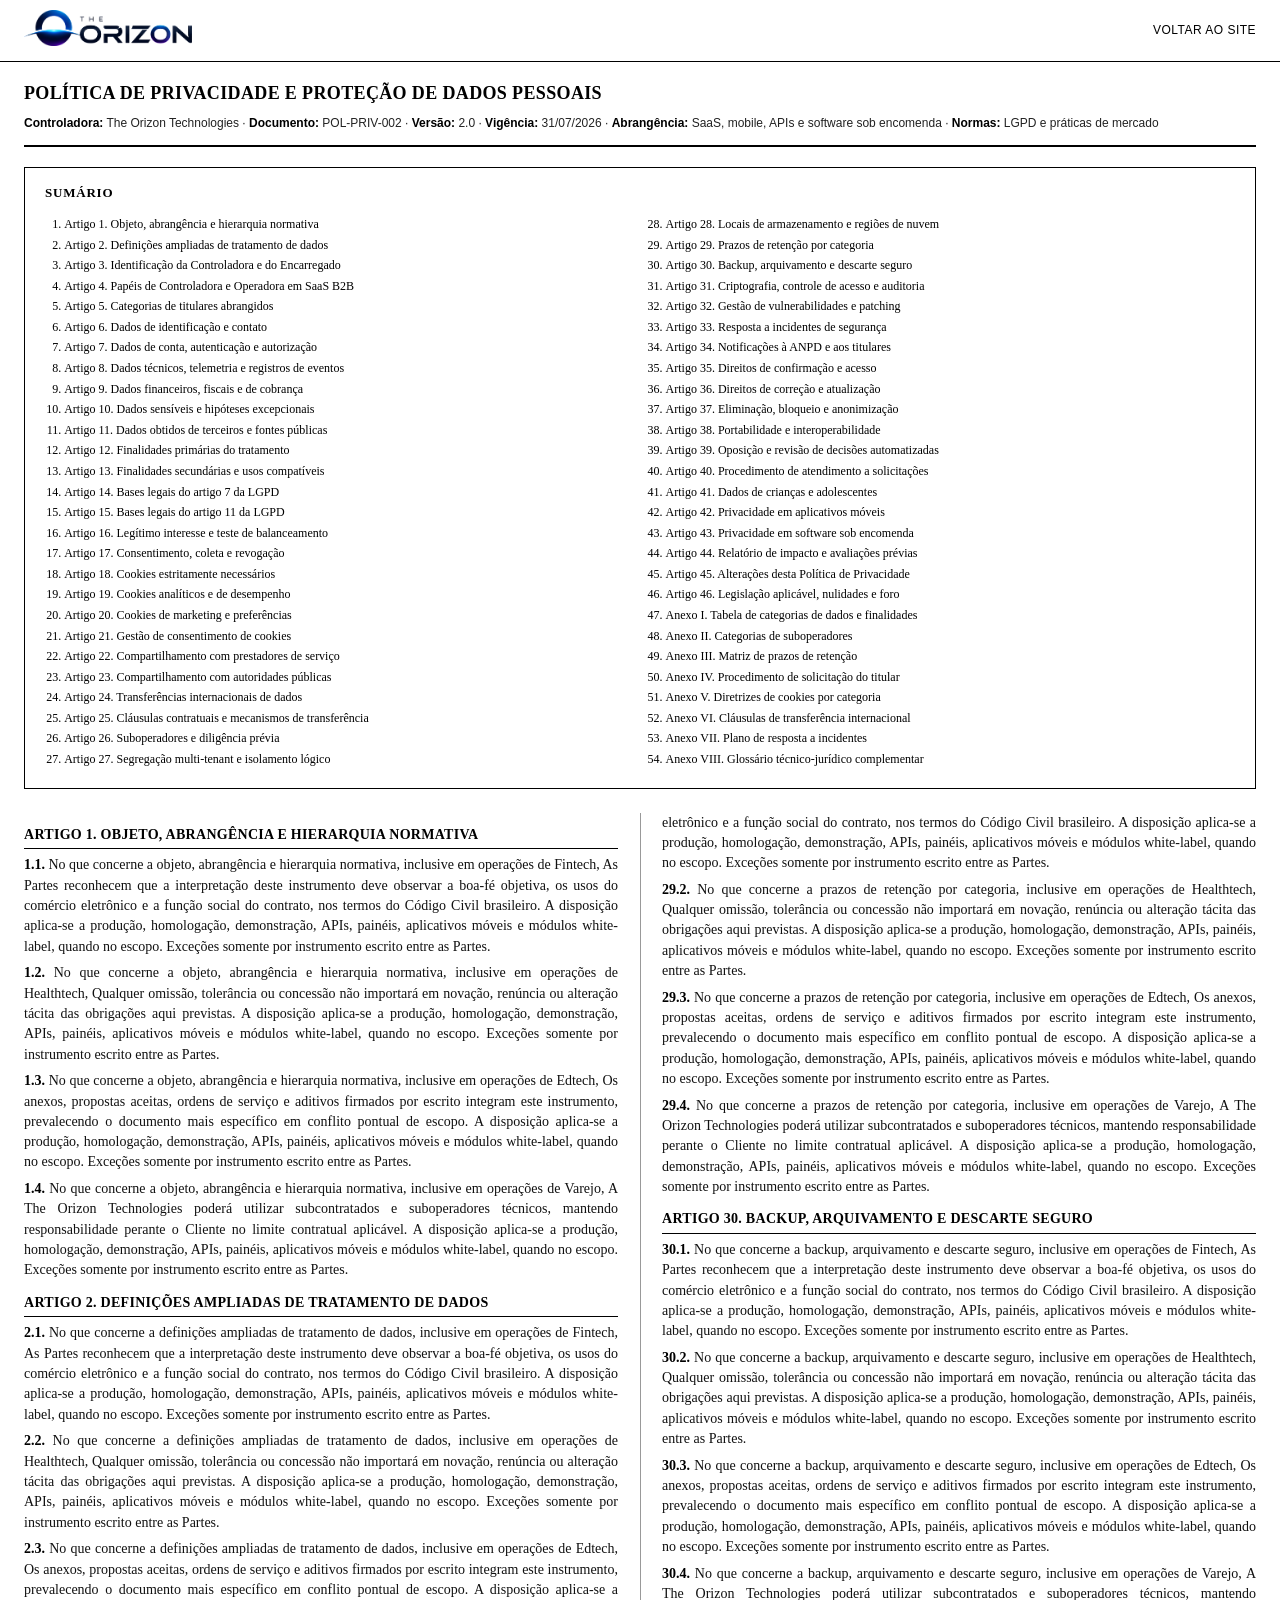
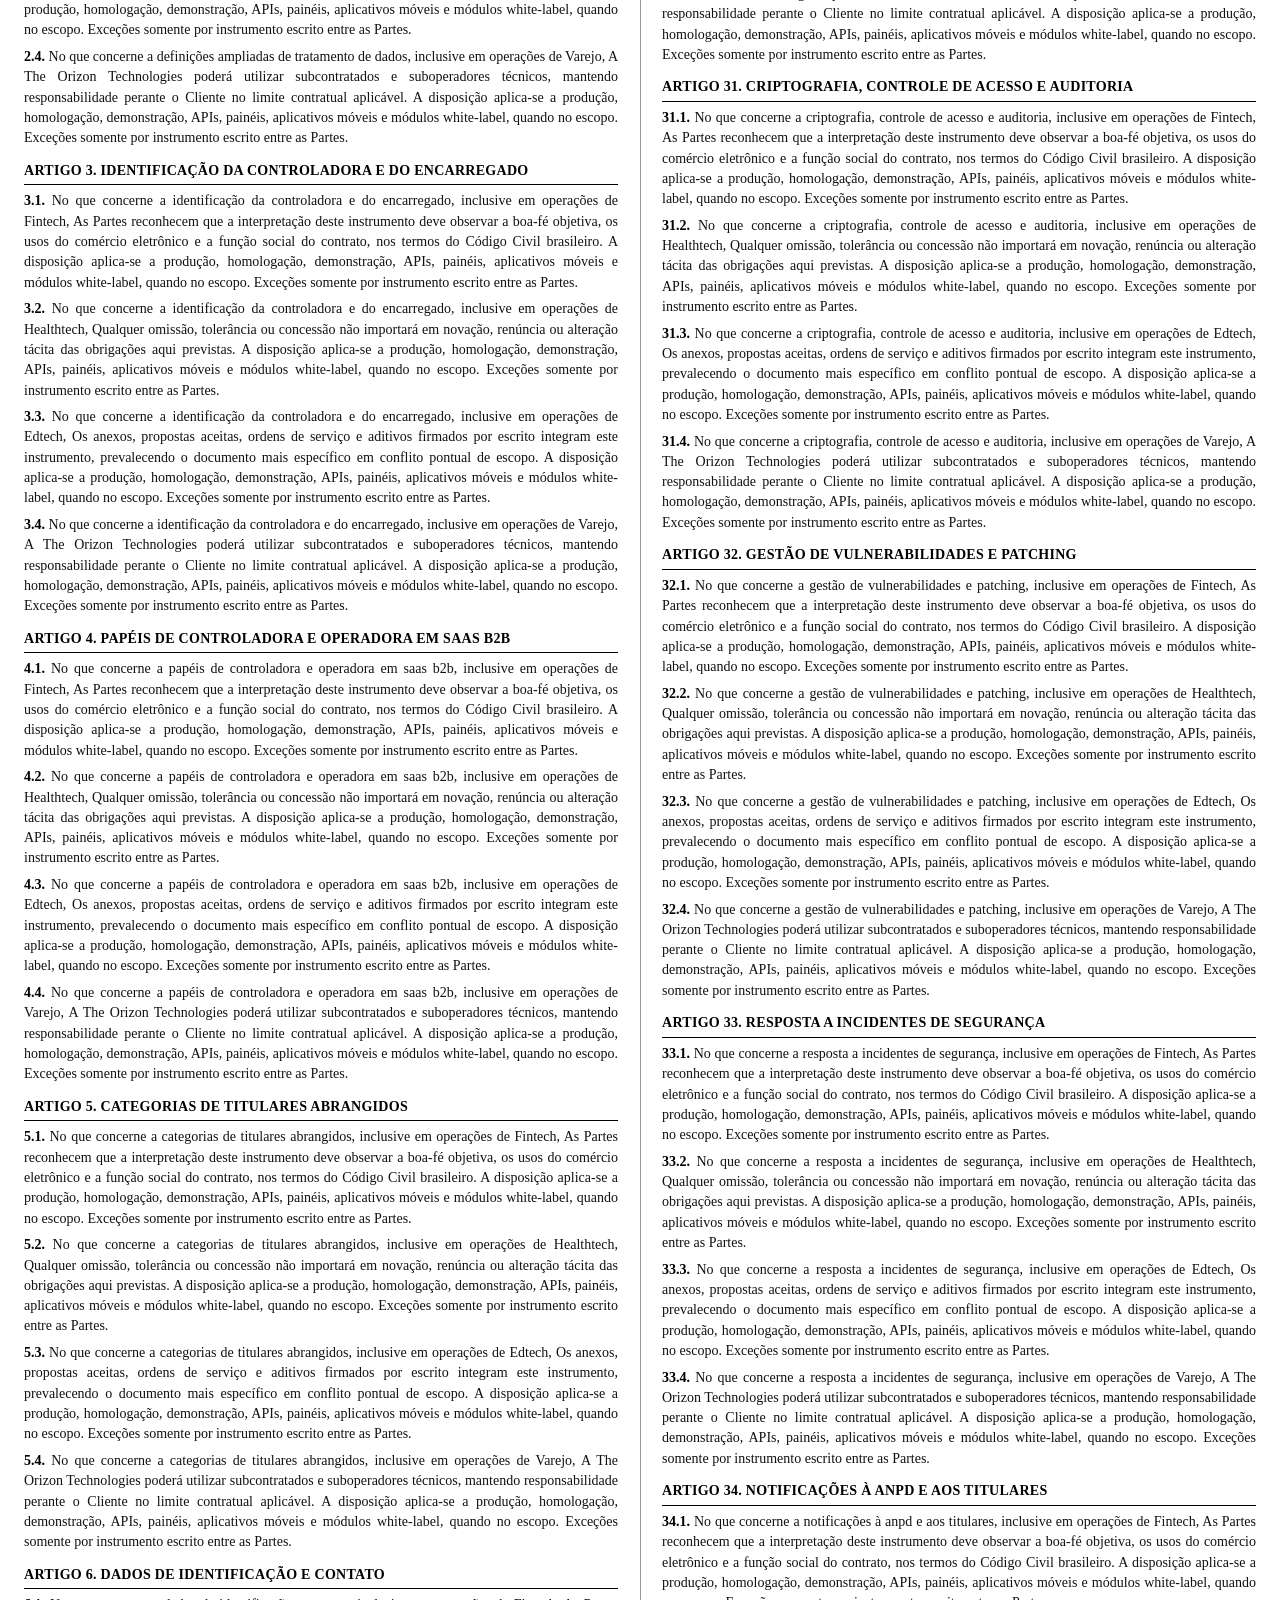
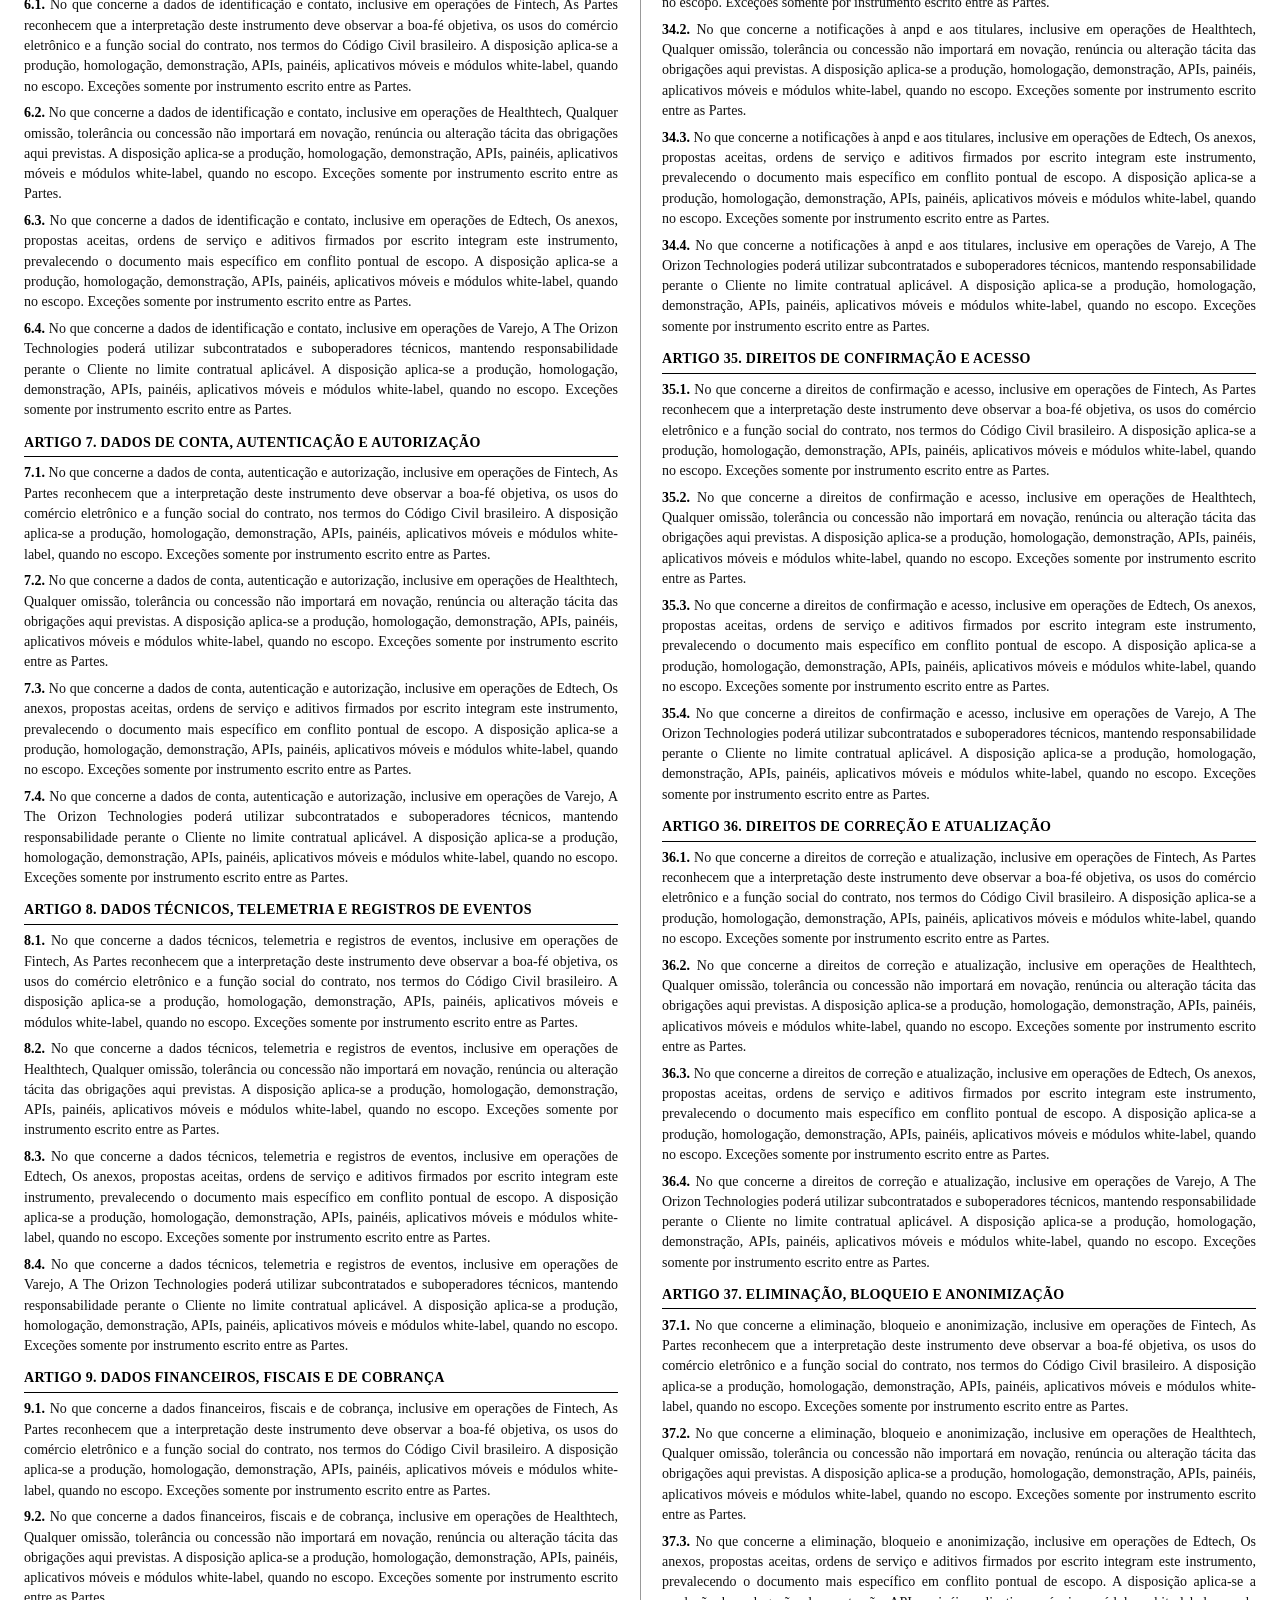
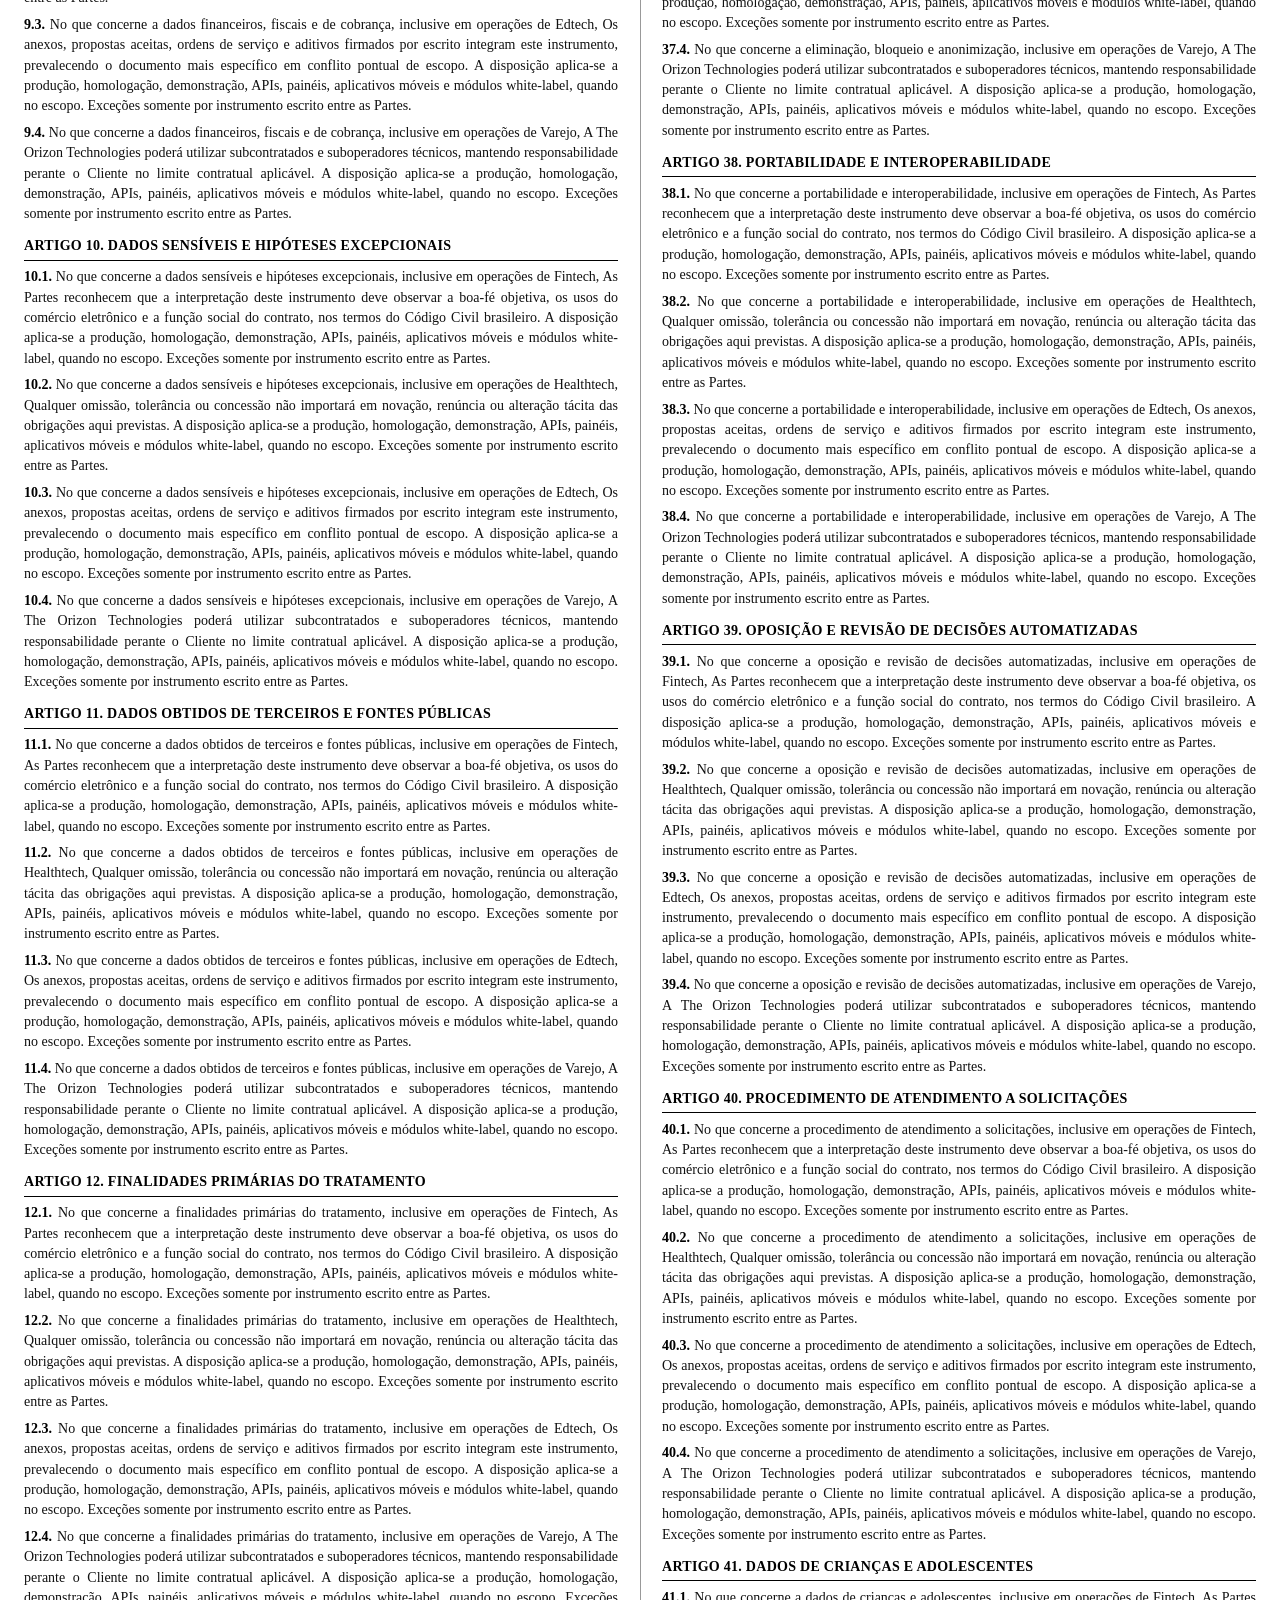
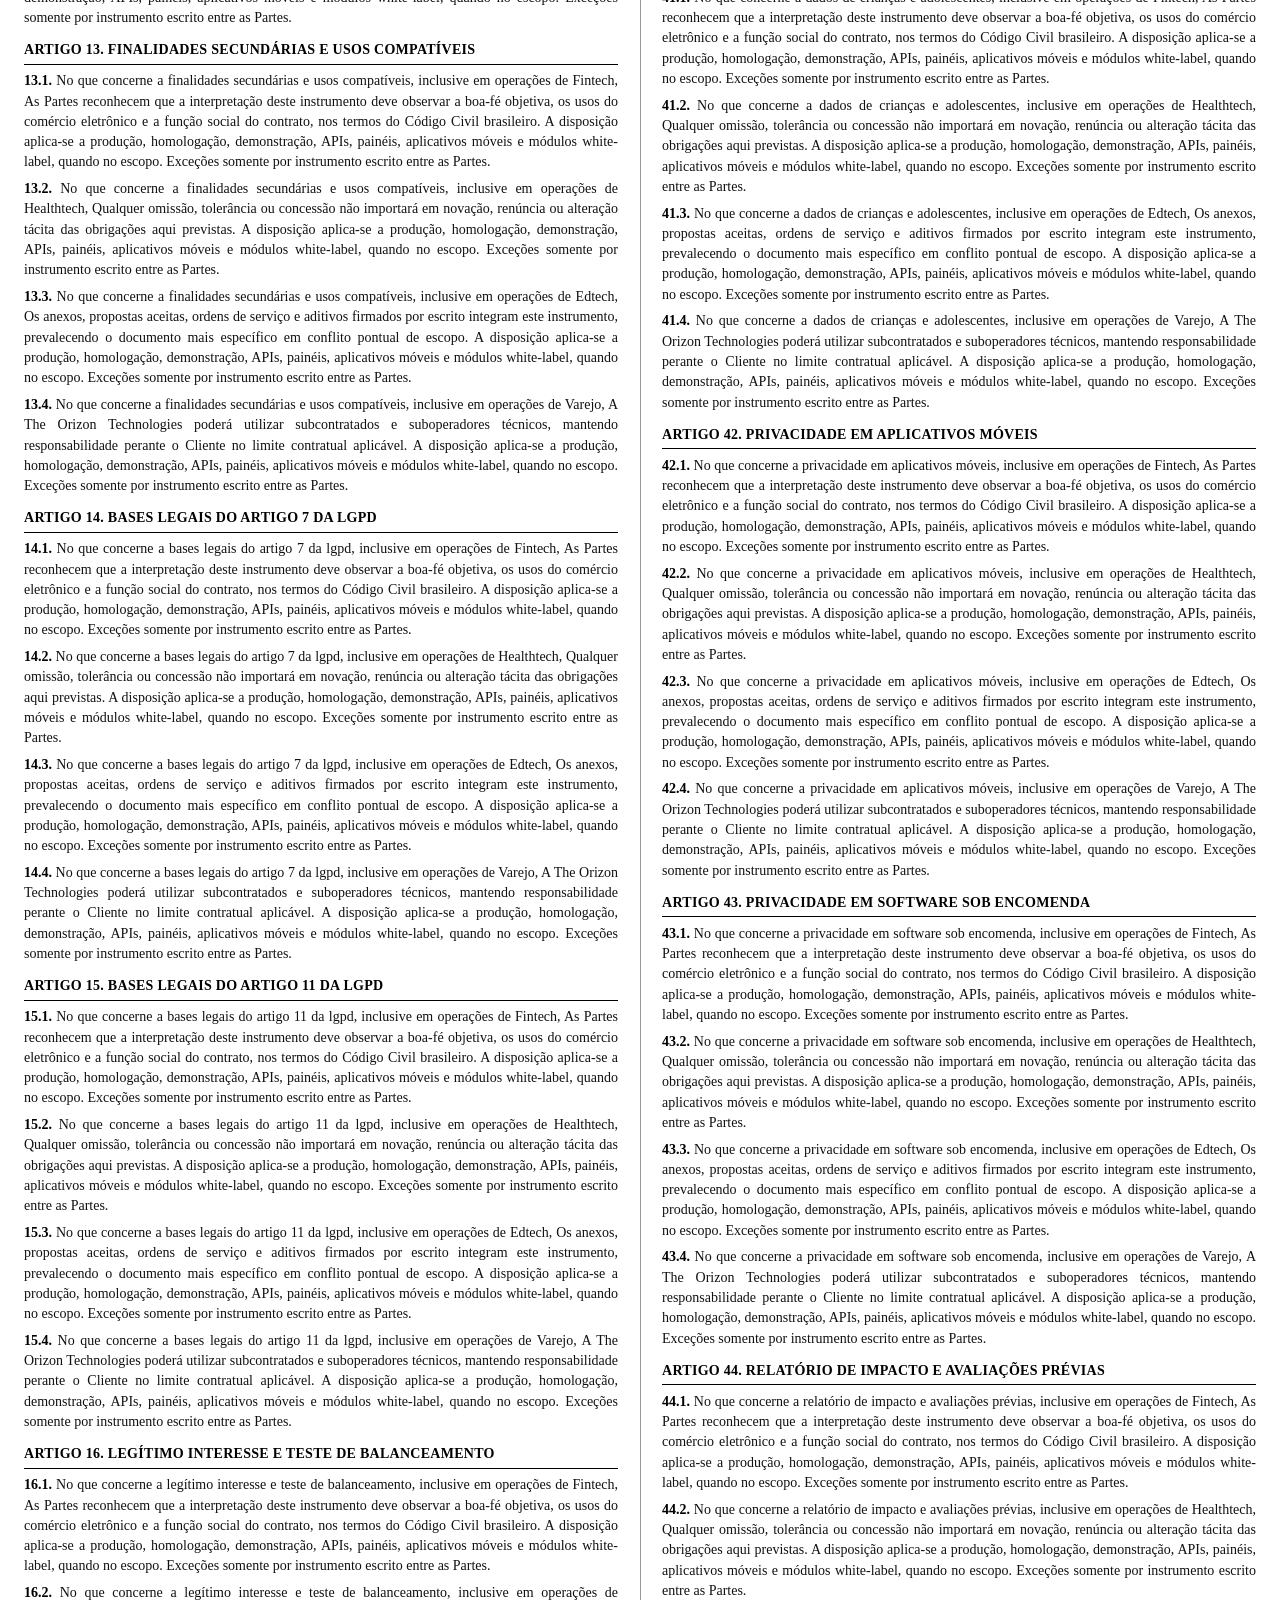
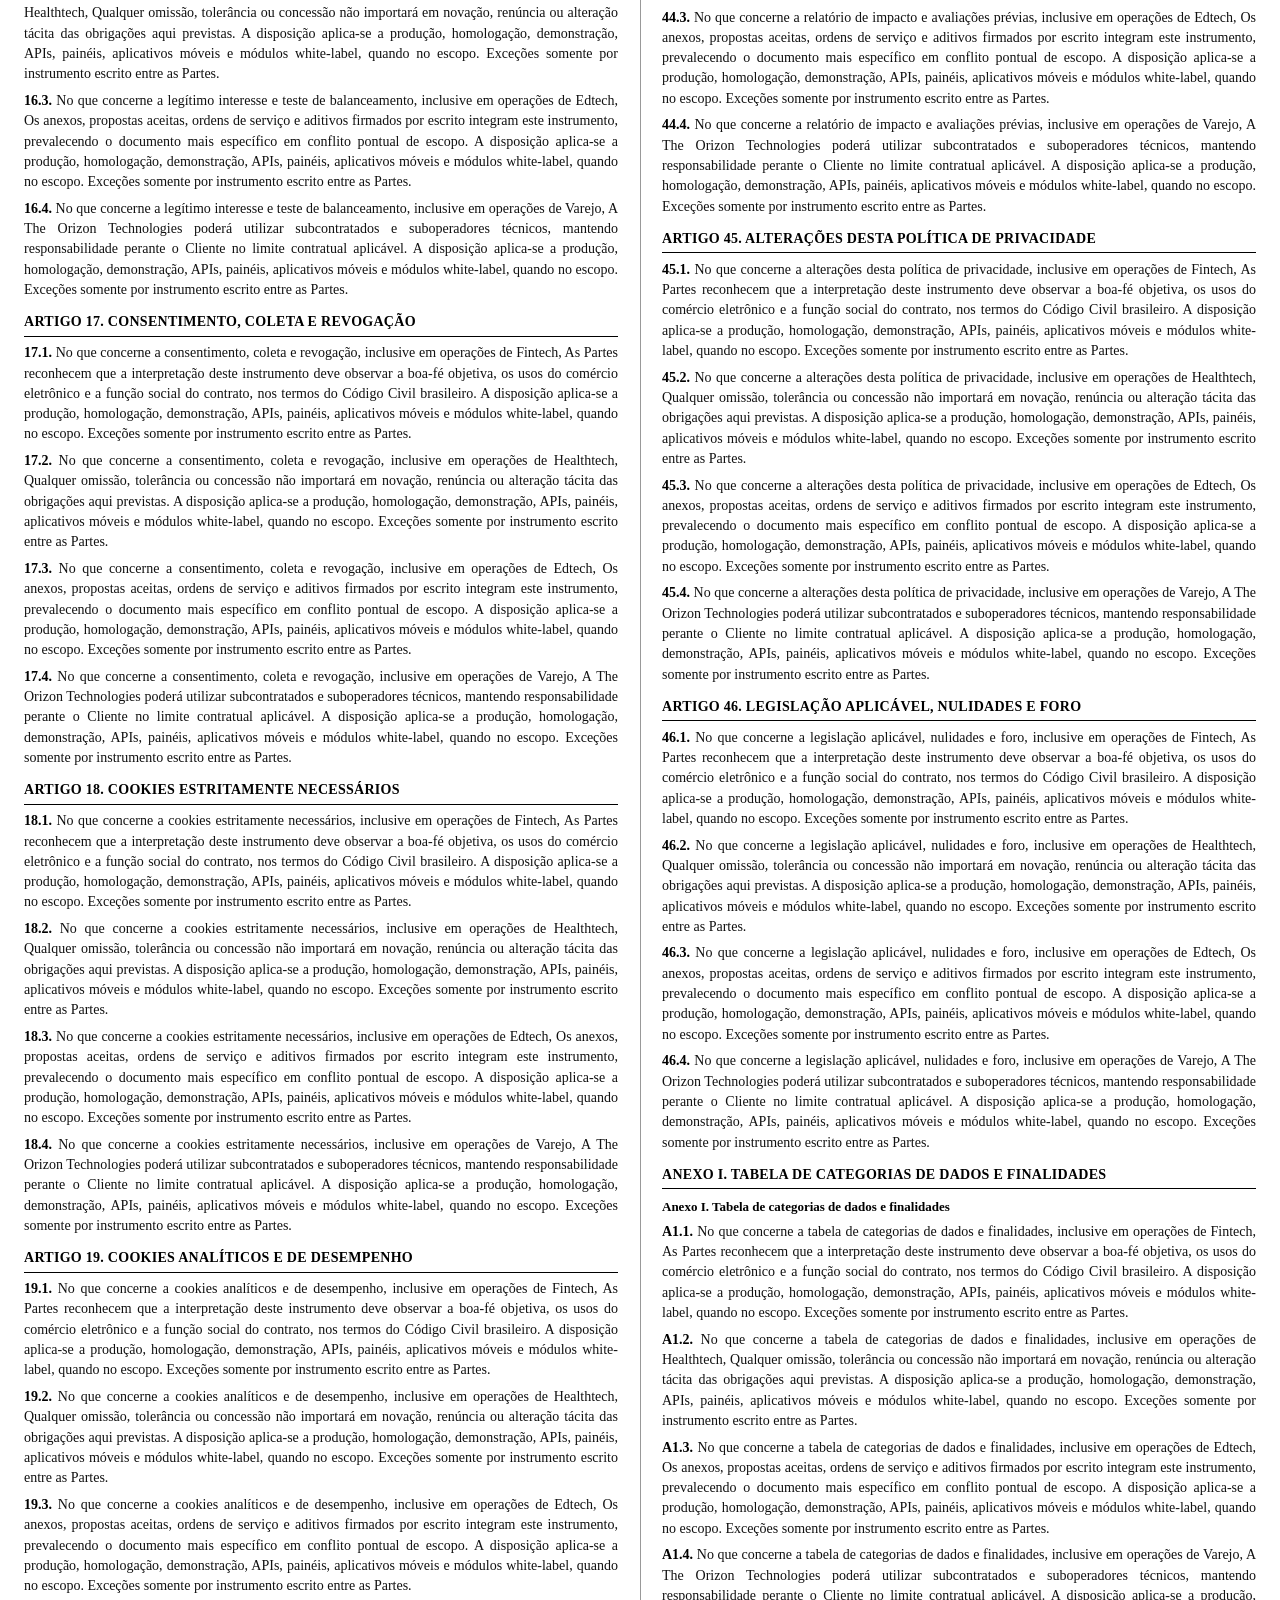
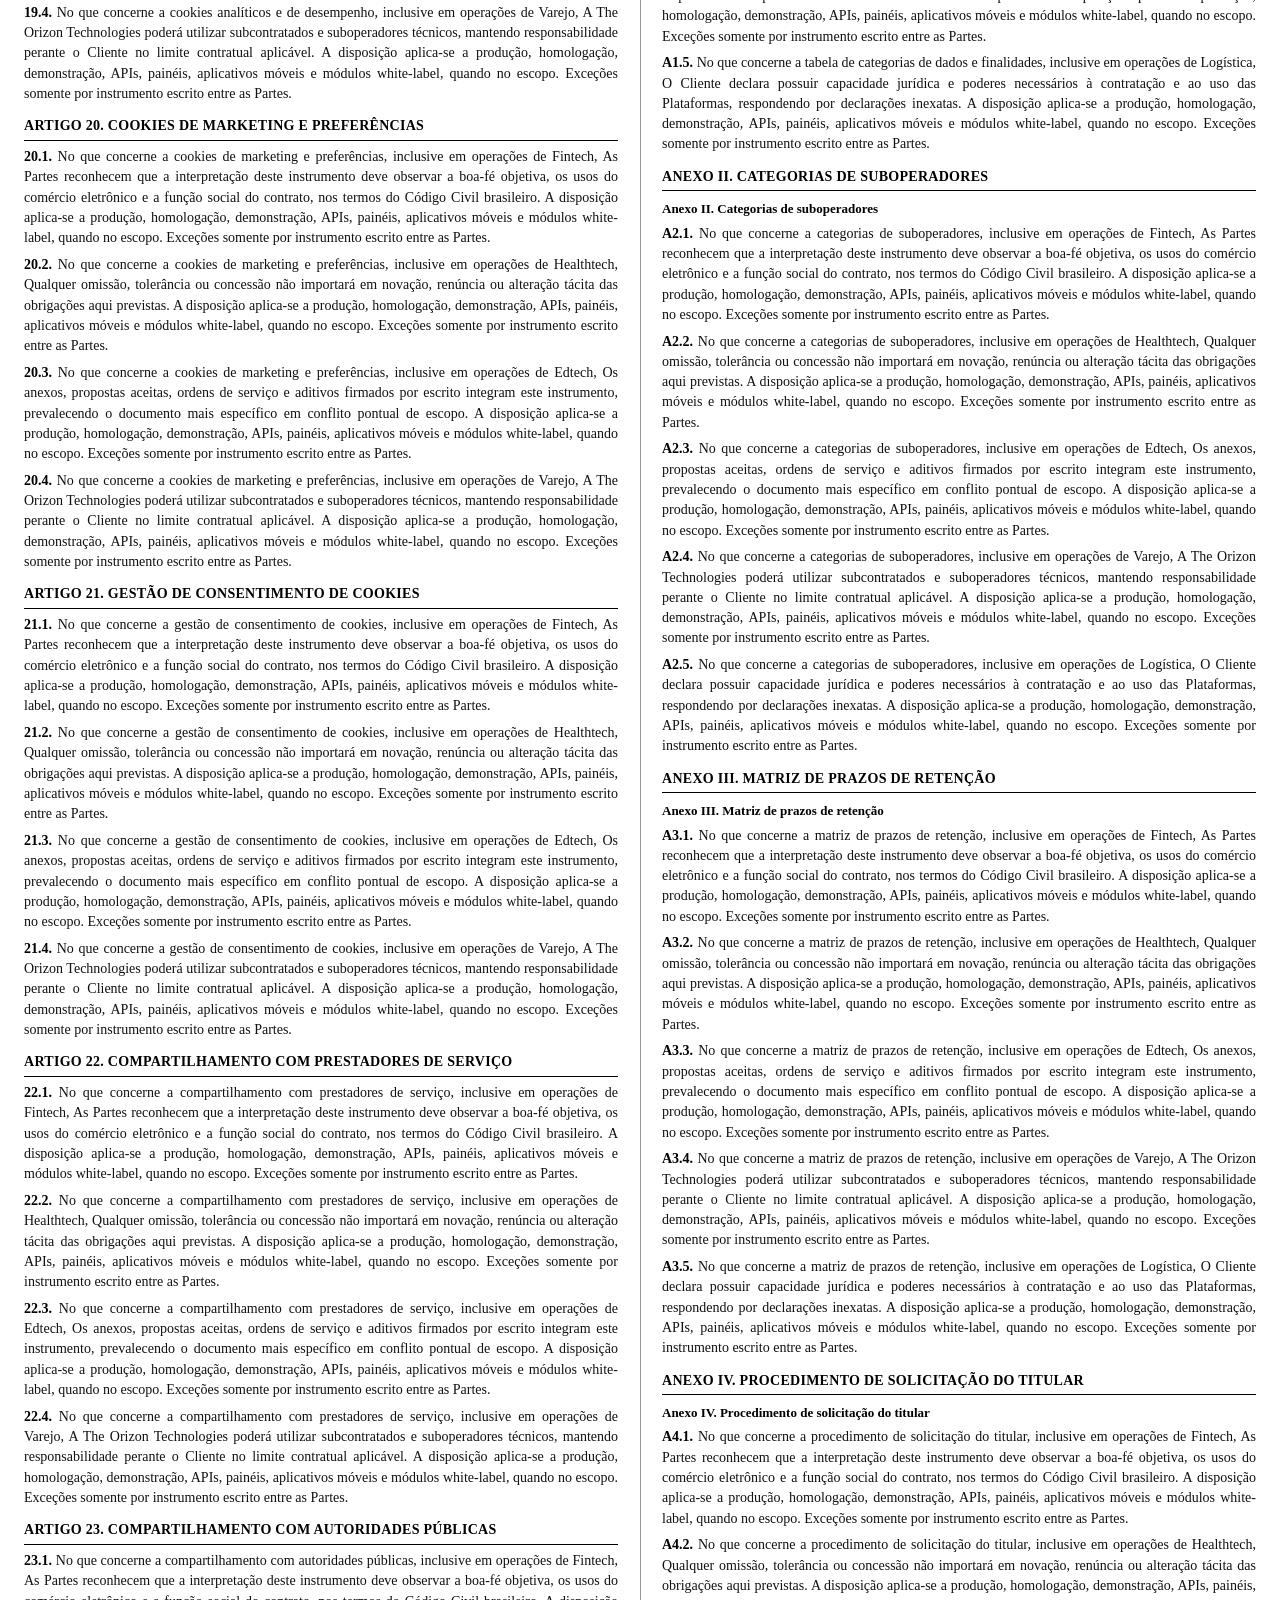
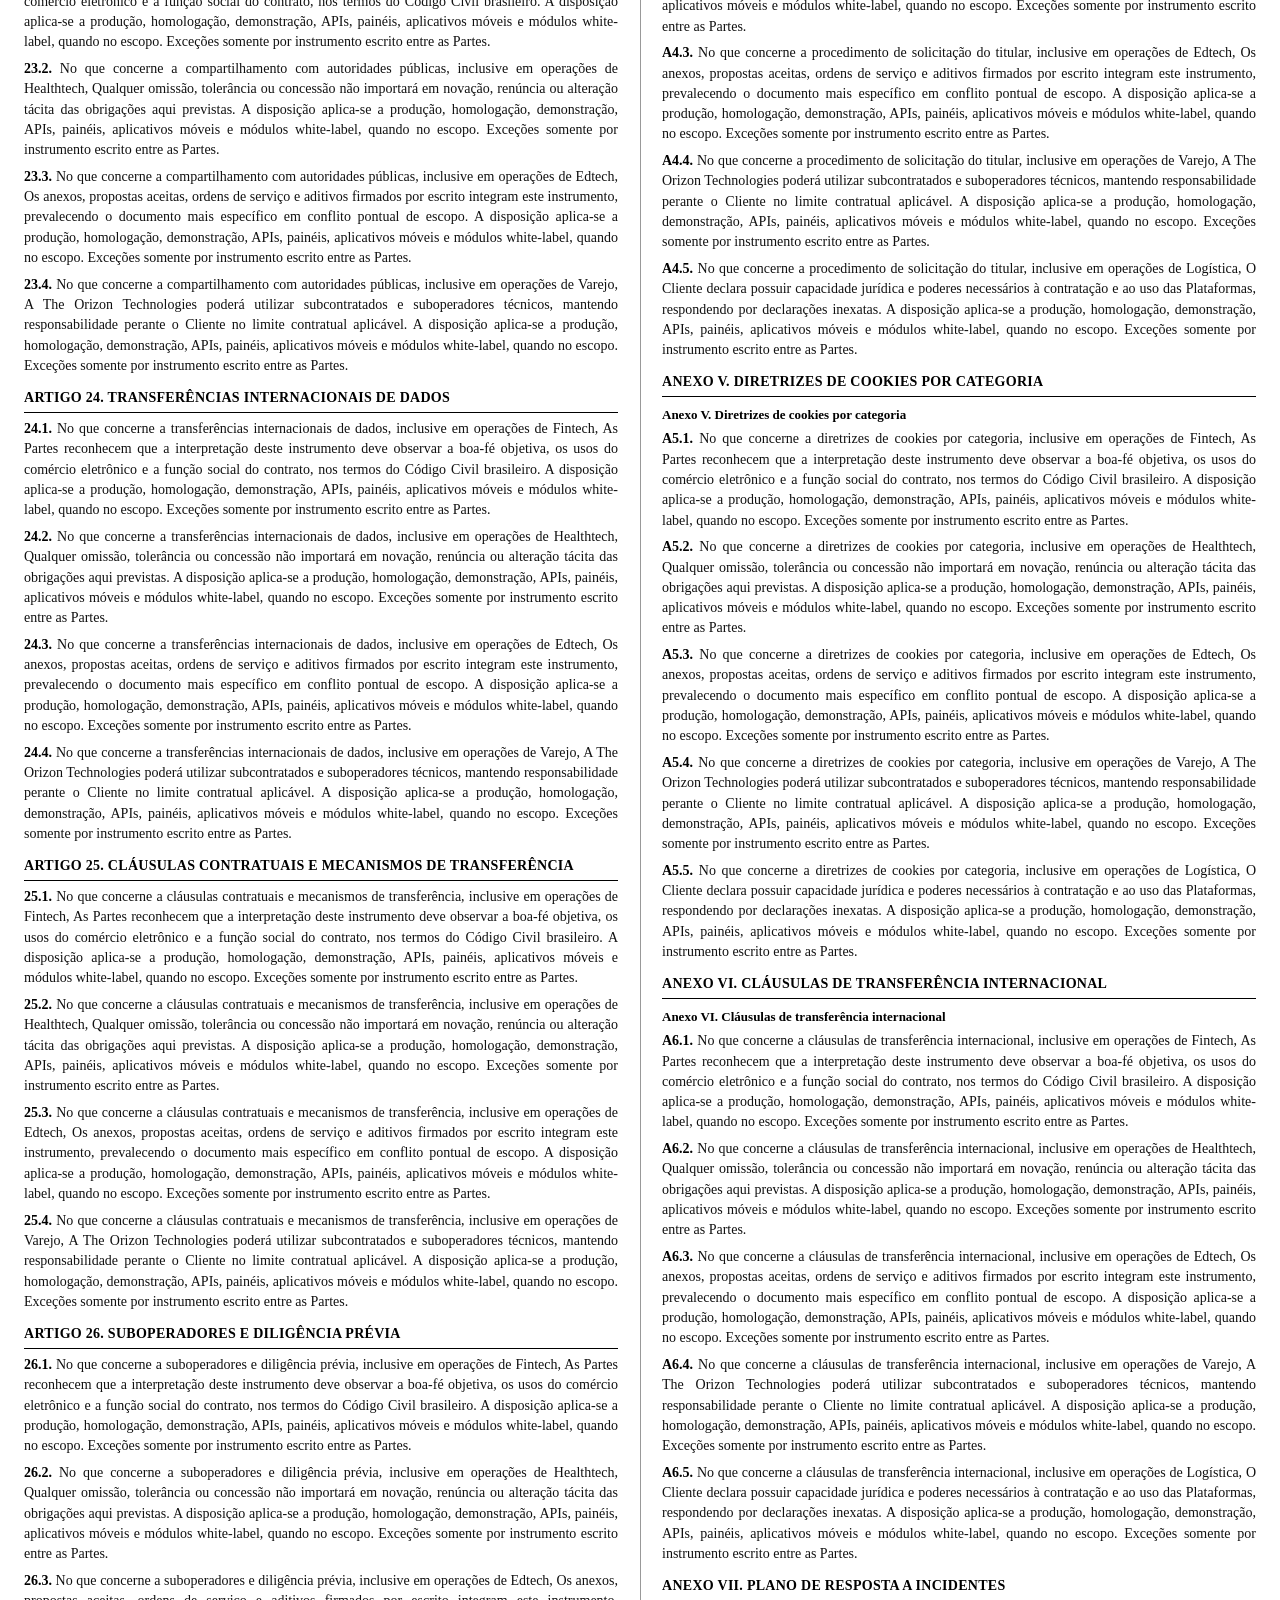
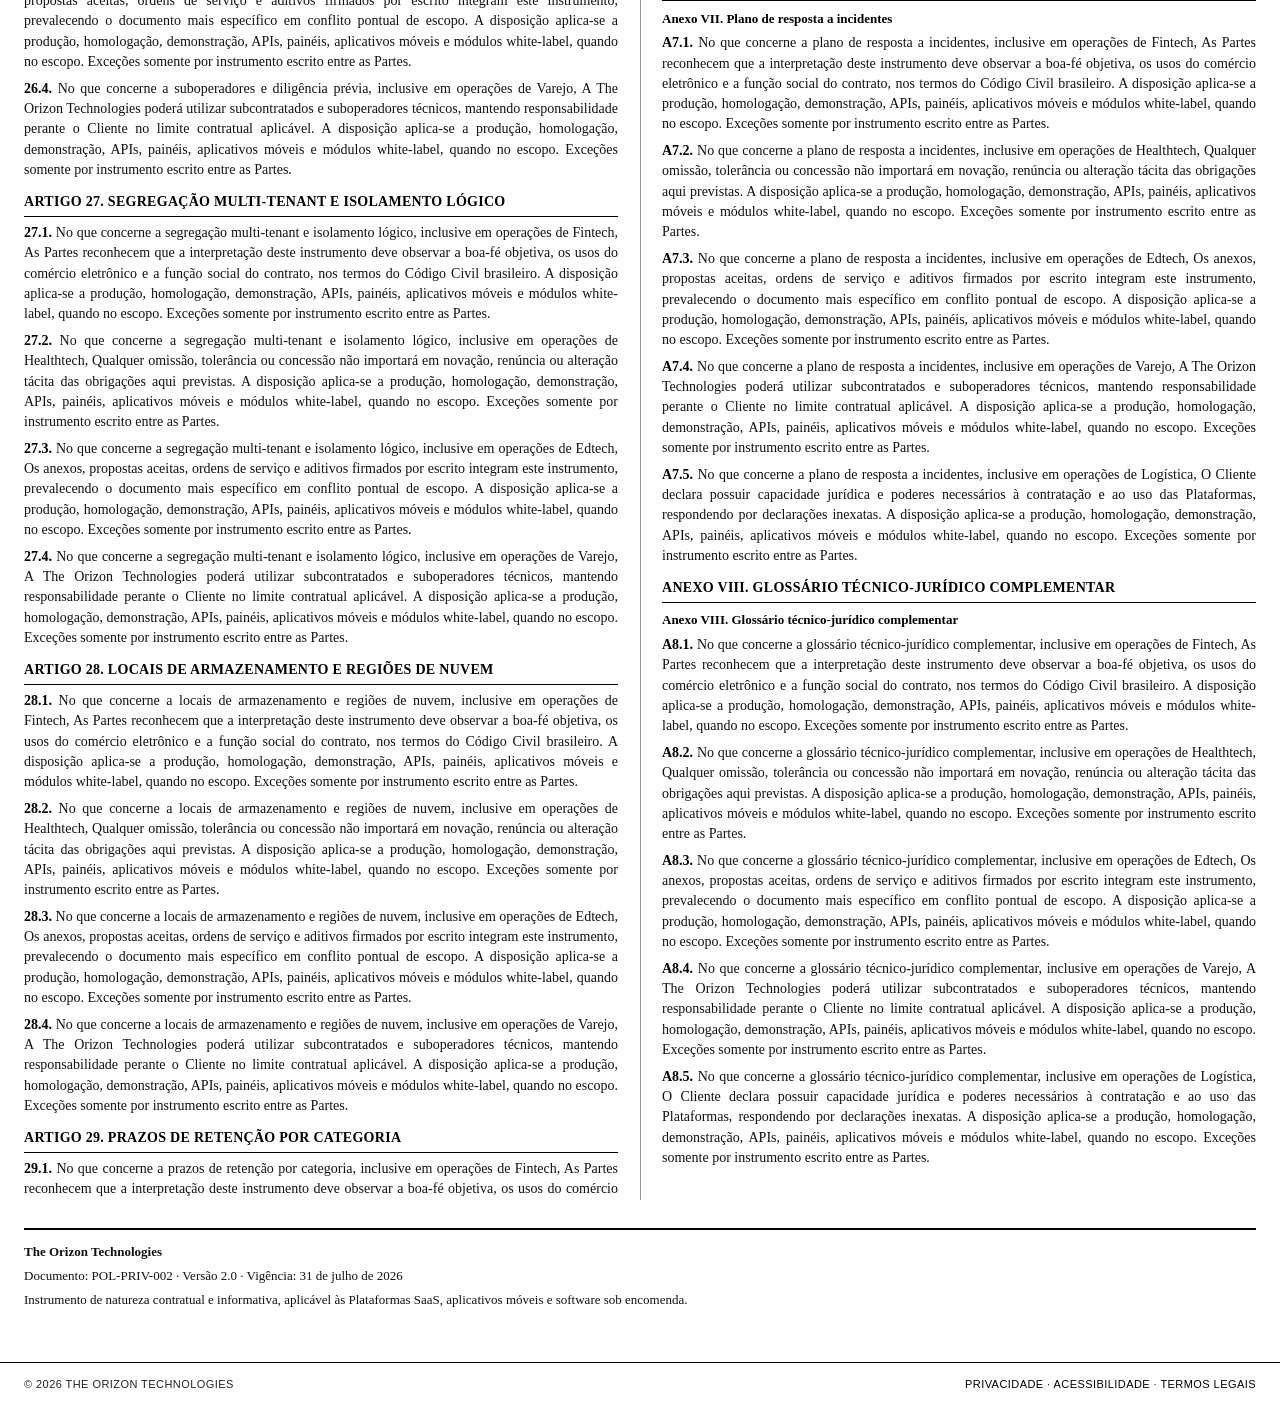
<file: privacidade.html>
<!DOCTYPE html>
<html lang="pt-BR">
<head>
  <meta charset="UTF-8" />
  <meta name="viewport" content="width=device-width, initial-scale=1.0" />
  <title>Política de Privacidade | THE ORIZON</title>
  <link rel="canonical" href="https://theorizon.com.br/privacidade.html" />
  <link rel="stylesheet" href="legal.css" />
  <link rel="icon" href="favicon.ico" sizes="any" />
  <link rel="icon" href="assets/favicon.png" type="image/png" sizes="32x32" />
</head>
<body class="legal-page">
  <header class="legal-top">
    <a href="index.html"><img src="assets/logo.png" alt="THE ORIZON" class="brand-logo" /></a>
    <a href="index.html">Voltar ao site</a>
  </header>
  <main class="legal-wrap">
    <header class="legal-doc-header">
      <h1>Política de Privacidade e Proteção de Dados Pessoais</h1>
      <p class="legal-meta"><strong>Controladora:</strong> The Orizon Technologies · <strong>Documento:</strong> POL-PRIV-002 · <strong>Versão:</strong> 2.0 · <strong>Vigência:</strong> 31/07/2026 · <strong>Abrangência:</strong> SaaS, mobile, APIs e software sob encomenda · <strong>Normas:</strong> LGPD e práticas de mercado</p>
    </header>
<nav class="legal-toc" aria-label="Sumário"><h2>Sumário</h2><ol>
<li><a href="#a1">Artigo 1. Objeto, abrangência e hierarquia normativa</a></li>
<li><a href="#a2">Artigo 2. Definições ampliadas de tratamento de dados</a></li>
<li><a href="#a3">Artigo 3. Identificação da Controladora e do Encarregado</a></li>
<li><a href="#a4">Artigo 4. Papéis de Controladora e Operadora em SaaS B2B</a></li>
<li><a href="#a5">Artigo 5. Categorias de titulares abrangidos</a></li>
<li><a href="#a6">Artigo 6. Dados de identificação e contato</a></li>
<li><a href="#a7">Artigo 7. Dados de conta, autenticação e autorização</a></li>
<li><a href="#a8">Artigo 8. Dados técnicos, telemetria e registros de eventos</a></li>
<li><a href="#a9">Artigo 9. Dados financeiros, fiscais e de cobrança</a></li>
<li><a href="#a10">Artigo 10. Dados sensíveis e hipóteses excepcionais</a></li>
<li><a href="#a11">Artigo 11. Dados obtidos de terceiros e fontes públicas</a></li>
<li><a href="#a12">Artigo 12. Finalidades primárias do tratamento</a></li>
<li><a href="#a13">Artigo 13. Finalidades secundárias e usos compatíveis</a></li>
<li><a href="#a14">Artigo 14. Bases legais do artigo 7 da LGPD</a></li>
<li><a href="#a15">Artigo 15. Bases legais do artigo 11 da LGPD</a></li>
<li><a href="#a16">Artigo 16. Legítimo interesse e teste de balanceamento</a></li>
<li><a href="#a17">Artigo 17. Consentimento, coleta e revogação</a></li>
<li><a href="#a18">Artigo 18. Cookies estritamente necessários</a></li>
<li><a href="#a19">Artigo 19. Cookies analíticos e de desempenho</a></li>
<li><a href="#a20">Artigo 20. Cookies de marketing e preferências</a></li>
<li><a href="#a21">Artigo 21. Gestão de consentimento de cookies</a></li>
<li><a href="#a22">Artigo 22. Compartilhamento com prestadores de serviço</a></li>
<li><a href="#a23">Artigo 23. Compartilhamento com autoridades públicas</a></li>
<li><a href="#a24">Artigo 24. Transferências internacionais de dados</a></li>
<li><a href="#a25">Artigo 25. Cláusulas contratuais e mecanismos de transferência</a></li>
<li><a href="#a26">Artigo 26. Suboperadores e diligência prévia</a></li>
<li><a href="#a27">Artigo 27. Segregação multi-tenant e isolamento lógico</a></li>
<li><a href="#a28">Artigo 28. Locais de armazenamento e regiões de nuvem</a></li>
<li><a href="#a29">Artigo 29. Prazos de retenção por categoria</a></li>
<li><a href="#a30">Artigo 30. Backup, arquivamento e descarte seguro</a></li>
<li><a href="#a31">Artigo 31. Criptografia, controle de acesso e auditoria</a></li>
<li><a href="#a32">Artigo 32. Gestão de vulnerabilidades e patching</a></li>
<li><a href="#a33">Artigo 33. Resposta a incidentes de segurança</a></li>
<li><a href="#a34">Artigo 34. Notificações à ANPD e aos titulares</a></li>
<li><a href="#a35">Artigo 35. Direitos de confirmação e acesso</a></li>
<li><a href="#a36">Artigo 36. Direitos de correção e atualização</a></li>
<li><a href="#a37">Artigo 37. Eliminação, bloqueio e anonimização</a></li>
<li><a href="#a38">Artigo 38. Portabilidade e interoperabilidade</a></li>
<li><a href="#a39">Artigo 39. Oposição e revisão de decisões automatizadas</a></li>
<li><a href="#a40">Artigo 40. Procedimento de atendimento a solicitações</a></li>
<li><a href="#a41">Artigo 41. Dados de crianças e adolescentes</a></li>
<li><a href="#a42">Artigo 42. Privacidade em aplicativos móveis</a></li>
<li><a href="#a43">Artigo 43. Privacidade em software sob encomenda</a></li>
<li><a href="#a44">Artigo 44. Relatório de impacto e avaliações prévias</a></li>
<li><a href="#a45">Artigo 45. Alterações desta Política de Privacidade</a></li>
<li><a href="#a46">Artigo 46. Legislação aplicável, nulidades e foro</a></li>
<li><a href="#an1">Anexo I. Tabela de categorias de dados e finalidades</a></li>
<li><a href="#an2">Anexo II. Categorias de suboperadores</a></li>
<li><a href="#an3">Anexo III. Matriz de prazos de retenção</a></li>
<li><a href="#an4">Anexo IV. Procedimento de solicitação do titular</a></li>
<li><a href="#an5">Anexo V. Diretrizes de cookies por categoria</a></li>
<li><a href="#an6">Anexo VI. Cláusulas de transferência internacional</a></li>
<li><a href="#an7">Anexo VII. Plano de resposta a incidentes</a></li>
<li><a href="#an8">Anexo VIII. Glossário técnico-jurídico complementar</a></li>
</ol></nav>
<div class="legal-body">
<article class="legal-article" id="a1"><h2>Artigo 1. Objeto, abrangência e hierarquia normativa</h2>
<p class="clause"><span class="clause-num">1.1.</span> No que concerne a objeto, abrangência e hierarquia normativa, inclusive em operações de Fintech, As Partes reconhecem que a interpretação deste instrumento deve observar a boa-fé objetiva, os usos do comércio eletrônico e a função social do contrato, nos termos do Código Civil brasileiro. A disposição aplica-se a produção, homologação, demonstração, APIs, painéis, aplicativos móveis e módulos white-label, quando no escopo. Exceções somente por instrumento escrito entre as Partes.</p>
<p class="clause"><span class="clause-num">1.2.</span> No que concerne a objeto, abrangência e hierarquia normativa, inclusive em operações de Healthtech, Qualquer omissão, tolerância ou concessão não importará em novação, renúncia ou alteração tácita das obrigações aqui previstas. A disposição aplica-se a produção, homologação, demonstração, APIs, painéis, aplicativos móveis e módulos white-label, quando no escopo. Exceções somente por instrumento escrito entre as Partes.</p>
<p class="clause"><span class="clause-num">1.3.</span> No que concerne a objeto, abrangência e hierarquia normativa, inclusive em operações de Edtech, Os anexos, propostas aceitas, ordens de serviço e aditivos firmados por escrito integram este instrumento, prevalecendo o documento mais específico em conflito pontual de escopo. A disposição aplica-se a produção, homologação, demonstração, APIs, painéis, aplicativos móveis e módulos white-label, quando no escopo. Exceções somente por instrumento escrito entre as Partes.</p>
<p class="clause"><span class="clause-num">1.4.</span> No que concerne a objeto, abrangência e hierarquia normativa, inclusive em operações de Varejo, A The Orizon Technologies poderá utilizar subcontratados e suboperadores técnicos, mantendo responsabilidade perante o Cliente no limite contratual aplicável. A disposição aplica-se a produção, homologação, demonstração, APIs, painéis, aplicativos móveis e módulos white-label, quando no escopo. Exceções somente por instrumento escrito entre as Partes.</p>
</article>
<article class="legal-article" id="a2"><h2>Artigo 2. Definições ampliadas de tratamento de dados</h2>
<p class="clause"><span class="clause-num">2.1.</span> No que concerne a definições ampliadas de tratamento de dados, inclusive em operações de Fintech, As Partes reconhecem que a interpretação deste instrumento deve observar a boa-fé objetiva, os usos do comércio eletrônico e a função social do contrato, nos termos do Código Civil brasileiro. A disposição aplica-se a produção, homologação, demonstração, APIs, painéis, aplicativos móveis e módulos white-label, quando no escopo. Exceções somente por instrumento escrito entre as Partes.</p>
<p class="clause"><span class="clause-num">2.2.</span> No que concerne a definições ampliadas de tratamento de dados, inclusive em operações de Healthtech, Qualquer omissão, tolerância ou concessão não importará em novação, renúncia ou alteração tácita das obrigações aqui previstas. A disposição aplica-se a produção, homologação, demonstração, APIs, painéis, aplicativos móveis e módulos white-label, quando no escopo. Exceções somente por instrumento escrito entre as Partes.</p>
<p class="clause"><span class="clause-num">2.3.</span> No que concerne a definições ampliadas de tratamento de dados, inclusive em operações de Edtech, Os anexos, propostas aceitas, ordens de serviço e aditivos firmados por escrito integram este instrumento, prevalecendo o documento mais específico em conflito pontual de escopo. A disposição aplica-se a produção, homologação, demonstração, APIs, painéis, aplicativos móveis e módulos white-label, quando no escopo. Exceções somente por instrumento escrito entre as Partes.</p>
<p class="clause"><span class="clause-num">2.4.</span> No que concerne a definições ampliadas de tratamento de dados, inclusive em operações de Varejo, A The Orizon Technologies poderá utilizar subcontratados e suboperadores técnicos, mantendo responsabilidade perante o Cliente no limite contratual aplicável. A disposição aplica-se a produção, homologação, demonstração, APIs, painéis, aplicativos móveis e módulos white-label, quando no escopo. Exceções somente por instrumento escrito entre as Partes.</p>
</article>
<article class="legal-article" id="a3"><h2>Artigo 3. Identificação da Controladora e do Encarregado</h2>
<p class="clause"><span class="clause-num">3.1.</span> No que concerne a identificação da controladora e do encarregado, inclusive em operações de Fintech, As Partes reconhecem que a interpretação deste instrumento deve observar a boa-fé objetiva, os usos do comércio eletrônico e a função social do contrato, nos termos do Código Civil brasileiro. A disposição aplica-se a produção, homologação, demonstração, APIs, painéis, aplicativos móveis e módulos white-label, quando no escopo. Exceções somente por instrumento escrito entre as Partes.</p>
<p class="clause"><span class="clause-num">3.2.</span> No que concerne a identificação da controladora e do encarregado, inclusive em operações de Healthtech, Qualquer omissão, tolerância ou concessão não importará em novação, renúncia ou alteração tácita das obrigações aqui previstas. A disposição aplica-se a produção, homologação, demonstração, APIs, painéis, aplicativos móveis e módulos white-label, quando no escopo. Exceções somente por instrumento escrito entre as Partes.</p>
<p class="clause"><span class="clause-num">3.3.</span> No que concerne a identificação da controladora e do encarregado, inclusive em operações de Edtech, Os anexos, propostas aceitas, ordens de serviço e aditivos firmados por escrito integram este instrumento, prevalecendo o documento mais específico em conflito pontual de escopo. A disposição aplica-se a produção, homologação, demonstração, APIs, painéis, aplicativos móveis e módulos white-label, quando no escopo. Exceções somente por instrumento escrito entre as Partes.</p>
<p class="clause"><span class="clause-num">3.4.</span> No que concerne a identificação da controladora e do encarregado, inclusive em operações de Varejo, A The Orizon Technologies poderá utilizar subcontratados e suboperadores técnicos, mantendo responsabilidade perante o Cliente no limite contratual aplicável. A disposição aplica-se a produção, homologação, demonstração, APIs, painéis, aplicativos móveis e módulos white-label, quando no escopo. Exceções somente por instrumento escrito entre as Partes.</p>
</article>
<article class="legal-article" id="a4"><h2>Artigo 4. Papéis de Controladora e Operadora em SaaS B2B</h2>
<p class="clause"><span class="clause-num">4.1.</span> No que concerne a papéis de controladora e operadora em saas b2b, inclusive em operações de Fintech, As Partes reconhecem que a interpretação deste instrumento deve observar a boa-fé objetiva, os usos do comércio eletrônico e a função social do contrato, nos termos do Código Civil brasileiro. A disposição aplica-se a produção, homologação, demonstração, APIs, painéis, aplicativos móveis e módulos white-label, quando no escopo. Exceções somente por instrumento escrito entre as Partes.</p>
<p class="clause"><span class="clause-num">4.2.</span> No que concerne a papéis de controladora e operadora em saas b2b, inclusive em operações de Healthtech, Qualquer omissão, tolerância ou concessão não importará em novação, renúncia ou alteração tácita das obrigações aqui previstas. A disposição aplica-se a produção, homologação, demonstração, APIs, painéis, aplicativos móveis e módulos white-label, quando no escopo. Exceções somente por instrumento escrito entre as Partes.</p>
<p class="clause"><span class="clause-num">4.3.</span> No que concerne a papéis de controladora e operadora em saas b2b, inclusive em operações de Edtech, Os anexos, propostas aceitas, ordens de serviço e aditivos firmados por escrito integram este instrumento, prevalecendo o documento mais específico em conflito pontual de escopo. A disposição aplica-se a produção, homologação, demonstração, APIs, painéis, aplicativos móveis e módulos white-label, quando no escopo. Exceções somente por instrumento escrito entre as Partes.</p>
<p class="clause"><span class="clause-num">4.4.</span> No que concerne a papéis de controladora e operadora em saas b2b, inclusive em operações de Varejo, A The Orizon Technologies poderá utilizar subcontratados e suboperadores técnicos, mantendo responsabilidade perante o Cliente no limite contratual aplicável. A disposição aplica-se a produção, homologação, demonstração, APIs, painéis, aplicativos móveis e módulos white-label, quando no escopo. Exceções somente por instrumento escrito entre as Partes.</p>
</article>
<article class="legal-article" id="a5"><h2>Artigo 5. Categorias de titulares abrangidos</h2>
<p class="clause"><span class="clause-num">5.1.</span> No que concerne a categorias de titulares abrangidos, inclusive em operações de Fintech, As Partes reconhecem que a interpretação deste instrumento deve observar a boa-fé objetiva, os usos do comércio eletrônico e a função social do contrato, nos termos do Código Civil brasileiro. A disposição aplica-se a produção, homologação, demonstração, APIs, painéis, aplicativos móveis e módulos white-label, quando no escopo. Exceções somente por instrumento escrito entre as Partes.</p>
<p class="clause"><span class="clause-num">5.2.</span> No que concerne a categorias de titulares abrangidos, inclusive em operações de Healthtech, Qualquer omissão, tolerância ou concessão não importará em novação, renúncia ou alteração tácita das obrigações aqui previstas. A disposição aplica-se a produção, homologação, demonstração, APIs, painéis, aplicativos móveis e módulos white-label, quando no escopo. Exceções somente por instrumento escrito entre as Partes.</p>
<p class="clause"><span class="clause-num">5.3.</span> No que concerne a categorias de titulares abrangidos, inclusive em operações de Edtech, Os anexos, propostas aceitas, ordens de serviço e aditivos firmados por escrito integram este instrumento, prevalecendo o documento mais específico em conflito pontual de escopo. A disposição aplica-se a produção, homologação, demonstração, APIs, painéis, aplicativos móveis e módulos white-label, quando no escopo. Exceções somente por instrumento escrito entre as Partes.</p>
<p class="clause"><span class="clause-num">5.4.</span> No que concerne a categorias de titulares abrangidos, inclusive em operações de Varejo, A The Orizon Technologies poderá utilizar subcontratados e suboperadores técnicos, mantendo responsabilidade perante o Cliente no limite contratual aplicável. A disposição aplica-se a produção, homologação, demonstração, APIs, painéis, aplicativos móveis e módulos white-label, quando no escopo. Exceções somente por instrumento escrito entre as Partes.</p>
</article>
<article class="legal-article" id="a6"><h2>Artigo 6. Dados de identificação e contato</h2>
<p class="clause"><span class="clause-num">6.1.</span> No que concerne a dados de identificação e contato, inclusive em operações de Fintech, As Partes reconhecem que a interpretação deste instrumento deve observar a boa-fé objetiva, os usos do comércio eletrônico e a função social do contrato, nos termos do Código Civil brasileiro. A disposição aplica-se a produção, homologação, demonstração, APIs, painéis, aplicativos móveis e módulos white-label, quando no escopo. Exceções somente por instrumento escrito entre as Partes.</p>
<p class="clause"><span class="clause-num">6.2.</span> No que concerne a dados de identificação e contato, inclusive em operações de Healthtech, Qualquer omissão, tolerância ou concessão não importará em novação, renúncia ou alteração tácita das obrigações aqui previstas. A disposição aplica-se a produção, homologação, demonstração, APIs, painéis, aplicativos móveis e módulos white-label, quando no escopo. Exceções somente por instrumento escrito entre as Partes.</p>
<p class="clause"><span class="clause-num">6.3.</span> No que concerne a dados de identificação e contato, inclusive em operações de Edtech, Os anexos, propostas aceitas, ordens de serviço e aditivos firmados por escrito integram este instrumento, prevalecendo o documento mais específico em conflito pontual de escopo. A disposição aplica-se a produção, homologação, demonstração, APIs, painéis, aplicativos móveis e módulos white-label, quando no escopo. Exceções somente por instrumento escrito entre as Partes.</p>
<p class="clause"><span class="clause-num">6.4.</span> No que concerne a dados de identificação e contato, inclusive em operações de Varejo, A The Orizon Technologies poderá utilizar subcontratados e suboperadores técnicos, mantendo responsabilidade perante o Cliente no limite contratual aplicável. A disposição aplica-se a produção, homologação, demonstração, APIs, painéis, aplicativos móveis e módulos white-label, quando no escopo. Exceções somente por instrumento escrito entre as Partes.</p>
</article>
<article class="legal-article" id="a7"><h2>Artigo 7. Dados de conta, autenticação e autorização</h2>
<p class="clause"><span class="clause-num">7.1.</span> No que concerne a dados de conta, autenticação e autorização, inclusive em operações de Fintech, As Partes reconhecem que a interpretação deste instrumento deve observar a boa-fé objetiva, os usos do comércio eletrônico e a função social do contrato, nos termos do Código Civil brasileiro. A disposição aplica-se a produção, homologação, demonstração, APIs, painéis, aplicativos móveis e módulos white-label, quando no escopo. Exceções somente por instrumento escrito entre as Partes.</p>
<p class="clause"><span class="clause-num">7.2.</span> No que concerne a dados de conta, autenticação e autorização, inclusive em operações de Healthtech, Qualquer omissão, tolerância ou concessão não importará em novação, renúncia ou alteração tácita das obrigações aqui previstas. A disposição aplica-se a produção, homologação, demonstração, APIs, painéis, aplicativos móveis e módulos white-label, quando no escopo. Exceções somente por instrumento escrito entre as Partes.</p>
<p class="clause"><span class="clause-num">7.3.</span> No que concerne a dados de conta, autenticação e autorização, inclusive em operações de Edtech, Os anexos, propostas aceitas, ordens de serviço e aditivos firmados por escrito integram este instrumento, prevalecendo o documento mais específico em conflito pontual de escopo. A disposição aplica-se a produção, homologação, demonstração, APIs, painéis, aplicativos móveis e módulos white-label, quando no escopo. Exceções somente por instrumento escrito entre as Partes.</p>
<p class="clause"><span class="clause-num">7.4.</span> No que concerne a dados de conta, autenticação e autorização, inclusive em operações de Varejo, A The Orizon Technologies poderá utilizar subcontratados e suboperadores técnicos, mantendo responsabilidade perante o Cliente no limite contratual aplicável. A disposição aplica-se a produção, homologação, demonstração, APIs, painéis, aplicativos móveis e módulos white-label, quando no escopo. Exceções somente por instrumento escrito entre as Partes.</p>
</article>
<article class="legal-article" id="a8"><h2>Artigo 8. Dados técnicos, telemetria e registros de eventos</h2>
<p class="clause"><span class="clause-num">8.1.</span> No que concerne a dados técnicos, telemetria e registros de eventos, inclusive em operações de Fintech, As Partes reconhecem que a interpretação deste instrumento deve observar a boa-fé objetiva, os usos do comércio eletrônico e a função social do contrato, nos termos do Código Civil brasileiro. A disposição aplica-se a produção, homologação, demonstração, APIs, painéis, aplicativos móveis e módulos white-label, quando no escopo. Exceções somente por instrumento escrito entre as Partes.</p>
<p class="clause"><span class="clause-num">8.2.</span> No que concerne a dados técnicos, telemetria e registros de eventos, inclusive em operações de Healthtech, Qualquer omissão, tolerância ou concessão não importará em novação, renúncia ou alteração tácita das obrigações aqui previstas. A disposição aplica-se a produção, homologação, demonstração, APIs, painéis, aplicativos móveis e módulos white-label, quando no escopo. Exceções somente por instrumento escrito entre as Partes.</p>
<p class="clause"><span class="clause-num">8.3.</span> No que concerne a dados técnicos, telemetria e registros de eventos, inclusive em operações de Edtech, Os anexos, propostas aceitas, ordens de serviço e aditivos firmados por escrito integram este instrumento, prevalecendo o documento mais específico em conflito pontual de escopo. A disposição aplica-se a produção, homologação, demonstração, APIs, painéis, aplicativos móveis e módulos white-label, quando no escopo. Exceções somente por instrumento escrito entre as Partes.</p>
<p class="clause"><span class="clause-num">8.4.</span> No que concerne a dados técnicos, telemetria e registros de eventos, inclusive em operações de Varejo, A The Orizon Technologies poderá utilizar subcontratados e suboperadores técnicos, mantendo responsabilidade perante o Cliente no limite contratual aplicável. A disposição aplica-se a produção, homologação, demonstração, APIs, painéis, aplicativos móveis e módulos white-label, quando no escopo. Exceções somente por instrumento escrito entre as Partes.</p>
</article>
<article class="legal-article" id="a9"><h2>Artigo 9. Dados financeiros, fiscais e de cobrança</h2>
<p class="clause"><span class="clause-num">9.1.</span> No que concerne a dados financeiros, fiscais e de cobrança, inclusive em operações de Fintech, As Partes reconhecem que a interpretação deste instrumento deve observar a boa-fé objetiva, os usos do comércio eletrônico e a função social do contrato, nos termos do Código Civil brasileiro. A disposição aplica-se a produção, homologação, demonstração, APIs, painéis, aplicativos móveis e módulos white-label, quando no escopo. Exceções somente por instrumento escrito entre as Partes.</p>
<p class="clause"><span class="clause-num">9.2.</span> No que concerne a dados financeiros, fiscais e de cobrança, inclusive em operações de Healthtech, Qualquer omissão, tolerância ou concessão não importará em novação, renúncia ou alteração tácita das obrigações aqui previstas. A disposição aplica-se a produção, homologação, demonstração, APIs, painéis, aplicativos móveis e módulos white-label, quando no escopo. Exceções somente por instrumento escrito entre as Partes.</p>
<p class="clause"><span class="clause-num">9.3.</span> No que concerne a dados financeiros, fiscais e de cobrança, inclusive em operações de Edtech, Os anexos, propostas aceitas, ordens de serviço e aditivos firmados por escrito integram este instrumento, prevalecendo o documento mais específico em conflito pontual de escopo. A disposição aplica-se a produção, homologação, demonstração, APIs, painéis, aplicativos móveis e módulos white-label, quando no escopo. Exceções somente por instrumento escrito entre as Partes.</p>
<p class="clause"><span class="clause-num">9.4.</span> No que concerne a dados financeiros, fiscais e de cobrança, inclusive em operações de Varejo, A The Orizon Technologies poderá utilizar subcontratados e suboperadores técnicos, mantendo responsabilidade perante o Cliente no limite contratual aplicável. A disposição aplica-se a produção, homologação, demonstração, APIs, painéis, aplicativos móveis e módulos white-label, quando no escopo. Exceções somente por instrumento escrito entre as Partes.</p>
</article>
<article class="legal-article" id="a10"><h2>Artigo 10. Dados sensíveis e hipóteses excepcionais</h2>
<p class="clause"><span class="clause-num">10.1.</span> No que concerne a dados sensíveis e hipóteses excepcionais, inclusive em operações de Fintech, As Partes reconhecem que a interpretação deste instrumento deve observar a boa-fé objetiva, os usos do comércio eletrônico e a função social do contrato, nos termos do Código Civil brasileiro. A disposição aplica-se a produção, homologação, demonstração, APIs, painéis, aplicativos móveis e módulos white-label, quando no escopo. Exceções somente por instrumento escrito entre as Partes.</p>
<p class="clause"><span class="clause-num">10.2.</span> No que concerne a dados sensíveis e hipóteses excepcionais, inclusive em operações de Healthtech, Qualquer omissão, tolerância ou concessão não importará em novação, renúncia ou alteração tácita das obrigações aqui previstas. A disposição aplica-se a produção, homologação, demonstração, APIs, painéis, aplicativos móveis e módulos white-label, quando no escopo. Exceções somente por instrumento escrito entre as Partes.</p>
<p class="clause"><span class="clause-num">10.3.</span> No que concerne a dados sensíveis e hipóteses excepcionais, inclusive em operações de Edtech, Os anexos, propostas aceitas, ordens de serviço e aditivos firmados por escrito integram este instrumento, prevalecendo o documento mais específico em conflito pontual de escopo. A disposição aplica-se a produção, homologação, demonstração, APIs, painéis, aplicativos móveis e módulos white-label, quando no escopo. Exceções somente por instrumento escrito entre as Partes.</p>
<p class="clause"><span class="clause-num">10.4.</span> No que concerne a dados sensíveis e hipóteses excepcionais, inclusive em operações de Varejo, A The Orizon Technologies poderá utilizar subcontratados e suboperadores técnicos, mantendo responsabilidade perante o Cliente no limite contratual aplicável. A disposição aplica-se a produção, homologação, demonstração, APIs, painéis, aplicativos móveis e módulos white-label, quando no escopo. Exceções somente por instrumento escrito entre as Partes.</p>
</article>
<article class="legal-article" id="a11"><h2>Artigo 11. Dados obtidos de terceiros e fontes públicas</h2>
<p class="clause"><span class="clause-num">11.1.</span> No que concerne a dados obtidos de terceiros e fontes públicas, inclusive em operações de Fintech, As Partes reconhecem que a interpretação deste instrumento deve observar a boa-fé objetiva, os usos do comércio eletrônico e a função social do contrato, nos termos do Código Civil brasileiro. A disposição aplica-se a produção, homologação, demonstração, APIs, painéis, aplicativos móveis e módulos white-label, quando no escopo. Exceções somente por instrumento escrito entre as Partes.</p>
<p class="clause"><span class="clause-num">11.2.</span> No que concerne a dados obtidos de terceiros e fontes públicas, inclusive em operações de Healthtech, Qualquer omissão, tolerância ou concessão não importará em novação, renúncia ou alteração tácita das obrigações aqui previstas. A disposição aplica-se a produção, homologação, demonstração, APIs, painéis, aplicativos móveis e módulos white-label, quando no escopo. Exceções somente por instrumento escrito entre as Partes.</p>
<p class="clause"><span class="clause-num">11.3.</span> No que concerne a dados obtidos de terceiros e fontes públicas, inclusive em operações de Edtech, Os anexos, propostas aceitas, ordens de serviço e aditivos firmados por escrito integram este instrumento, prevalecendo o documento mais específico em conflito pontual de escopo. A disposição aplica-se a produção, homologação, demonstração, APIs, painéis, aplicativos móveis e módulos white-label, quando no escopo. Exceções somente por instrumento escrito entre as Partes.</p>
<p class="clause"><span class="clause-num">11.4.</span> No que concerne a dados obtidos de terceiros e fontes públicas, inclusive em operações de Varejo, A The Orizon Technologies poderá utilizar subcontratados e suboperadores técnicos, mantendo responsabilidade perante o Cliente no limite contratual aplicável. A disposição aplica-se a produção, homologação, demonstração, APIs, painéis, aplicativos móveis e módulos white-label, quando no escopo. Exceções somente por instrumento escrito entre as Partes.</p>
</article>
<article class="legal-article" id="a12"><h2>Artigo 12. Finalidades primárias do tratamento</h2>
<p class="clause"><span class="clause-num">12.1.</span> No que concerne a finalidades primárias do tratamento, inclusive em operações de Fintech, As Partes reconhecem que a interpretação deste instrumento deve observar a boa-fé objetiva, os usos do comércio eletrônico e a função social do contrato, nos termos do Código Civil brasileiro. A disposição aplica-se a produção, homologação, demonstração, APIs, painéis, aplicativos móveis e módulos white-label, quando no escopo. Exceções somente por instrumento escrito entre as Partes.</p>
<p class="clause"><span class="clause-num">12.2.</span> No que concerne a finalidades primárias do tratamento, inclusive em operações de Healthtech, Qualquer omissão, tolerância ou concessão não importará em novação, renúncia ou alteração tácita das obrigações aqui previstas. A disposição aplica-se a produção, homologação, demonstração, APIs, painéis, aplicativos móveis e módulos white-label, quando no escopo. Exceções somente por instrumento escrito entre as Partes.</p>
<p class="clause"><span class="clause-num">12.3.</span> No que concerne a finalidades primárias do tratamento, inclusive em operações de Edtech, Os anexos, propostas aceitas, ordens de serviço e aditivos firmados por escrito integram este instrumento, prevalecendo o documento mais específico em conflito pontual de escopo. A disposição aplica-se a produção, homologação, demonstração, APIs, painéis, aplicativos móveis e módulos white-label, quando no escopo. Exceções somente por instrumento escrito entre as Partes.</p>
<p class="clause"><span class="clause-num">12.4.</span> No que concerne a finalidades primárias do tratamento, inclusive em operações de Varejo, A The Orizon Technologies poderá utilizar subcontratados e suboperadores técnicos, mantendo responsabilidade perante o Cliente no limite contratual aplicável. A disposição aplica-se a produção, homologação, demonstração, APIs, painéis, aplicativos móveis e módulos white-label, quando no escopo. Exceções somente por instrumento escrito entre as Partes.</p>
</article>
<article class="legal-article" id="a13"><h2>Artigo 13. Finalidades secundárias e usos compatíveis</h2>
<p class="clause"><span class="clause-num">13.1.</span> No que concerne a finalidades secundárias e usos compatíveis, inclusive em operações de Fintech, As Partes reconhecem que a interpretação deste instrumento deve observar a boa-fé objetiva, os usos do comércio eletrônico e a função social do contrato, nos termos do Código Civil brasileiro. A disposição aplica-se a produção, homologação, demonstração, APIs, painéis, aplicativos móveis e módulos white-label, quando no escopo. Exceções somente por instrumento escrito entre as Partes.</p>
<p class="clause"><span class="clause-num">13.2.</span> No que concerne a finalidades secundárias e usos compatíveis, inclusive em operações de Healthtech, Qualquer omissão, tolerância ou concessão não importará em novação, renúncia ou alteração tácita das obrigações aqui previstas. A disposição aplica-se a produção, homologação, demonstração, APIs, painéis, aplicativos móveis e módulos white-label, quando no escopo. Exceções somente por instrumento escrito entre as Partes.</p>
<p class="clause"><span class="clause-num">13.3.</span> No que concerne a finalidades secundárias e usos compatíveis, inclusive em operações de Edtech, Os anexos, propostas aceitas, ordens de serviço e aditivos firmados por escrito integram este instrumento, prevalecendo o documento mais específico em conflito pontual de escopo. A disposição aplica-se a produção, homologação, demonstração, APIs, painéis, aplicativos móveis e módulos white-label, quando no escopo. Exceções somente por instrumento escrito entre as Partes.</p>
<p class="clause"><span class="clause-num">13.4.</span> No que concerne a finalidades secundárias e usos compatíveis, inclusive em operações de Varejo, A The Orizon Technologies poderá utilizar subcontratados e suboperadores técnicos, mantendo responsabilidade perante o Cliente no limite contratual aplicável. A disposição aplica-se a produção, homologação, demonstração, APIs, painéis, aplicativos móveis e módulos white-label, quando no escopo. Exceções somente por instrumento escrito entre as Partes.</p>
</article>
<article class="legal-article" id="a14"><h2>Artigo 14. Bases legais do artigo 7 da LGPD</h2>
<p class="clause"><span class="clause-num">14.1.</span> No que concerne a bases legais do artigo 7 da lgpd, inclusive em operações de Fintech, As Partes reconhecem que a interpretação deste instrumento deve observar a boa-fé objetiva, os usos do comércio eletrônico e a função social do contrato, nos termos do Código Civil brasileiro. A disposição aplica-se a produção, homologação, demonstração, APIs, painéis, aplicativos móveis e módulos white-label, quando no escopo. Exceções somente por instrumento escrito entre as Partes.</p>
<p class="clause"><span class="clause-num">14.2.</span> No que concerne a bases legais do artigo 7 da lgpd, inclusive em operações de Healthtech, Qualquer omissão, tolerância ou concessão não importará em novação, renúncia ou alteração tácita das obrigações aqui previstas. A disposição aplica-se a produção, homologação, demonstração, APIs, painéis, aplicativos móveis e módulos white-label, quando no escopo. Exceções somente por instrumento escrito entre as Partes.</p>
<p class="clause"><span class="clause-num">14.3.</span> No que concerne a bases legais do artigo 7 da lgpd, inclusive em operações de Edtech, Os anexos, propostas aceitas, ordens de serviço e aditivos firmados por escrito integram este instrumento, prevalecendo o documento mais específico em conflito pontual de escopo. A disposição aplica-se a produção, homologação, demonstração, APIs, painéis, aplicativos móveis e módulos white-label, quando no escopo. Exceções somente por instrumento escrito entre as Partes.</p>
<p class="clause"><span class="clause-num">14.4.</span> No que concerne a bases legais do artigo 7 da lgpd, inclusive em operações de Varejo, A The Orizon Technologies poderá utilizar subcontratados e suboperadores técnicos, mantendo responsabilidade perante o Cliente no limite contratual aplicável. A disposição aplica-se a produção, homologação, demonstração, APIs, painéis, aplicativos móveis e módulos white-label, quando no escopo. Exceções somente por instrumento escrito entre as Partes.</p>
</article>
<article class="legal-article" id="a15"><h2>Artigo 15. Bases legais do artigo 11 da LGPD</h2>
<p class="clause"><span class="clause-num">15.1.</span> No que concerne a bases legais do artigo 11 da lgpd, inclusive em operações de Fintech, As Partes reconhecem que a interpretação deste instrumento deve observar a boa-fé objetiva, os usos do comércio eletrônico e a função social do contrato, nos termos do Código Civil brasileiro. A disposição aplica-se a produção, homologação, demonstração, APIs, painéis, aplicativos móveis e módulos white-label, quando no escopo. Exceções somente por instrumento escrito entre as Partes.</p>
<p class="clause"><span class="clause-num">15.2.</span> No que concerne a bases legais do artigo 11 da lgpd, inclusive em operações de Healthtech, Qualquer omissão, tolerância ou concessão não importará em novação, renúncia ou alteração tácita das obrigações aqui previstas. A disposição aplica-se a produção, homologação, demonstração, APIs, painéis, aplicativos móveis e módulos white-label, quando no escopo. Exceções somente por instrumento escrito entre as Partes.</p>
<p class="clause"><span class="clause-num">15.3.</span> No que concerne a bases legais do artigo 11 da lgpd, inclusive em operações de Edtech, Os anexos, propostas aceitas, ordens de serviço e aditivos firmados por escrito integram este instrumento, prevalecendo o documento mais específico em conflito pontual de escopo. A disposição aplica-se a produção, homologação, demonstração, APIs, painéis, aplicativos móveis e módulos white-label, quando no escopo. Exceções somente por instrumento escrito entre as Partes.</p>
<p class="clause"><span class="clause-num">15.4.</span> No que concerne a bases legais do artigo 11 da lgpd, inclusive em operações de Varejo, A The Orizon Technologies poderá utilizar subcontratados e suboperadores técnicos, mantendo responsabilidade perante o Cliente no limite contratual aplicável. A disposição aplica-se a produção, homologação, demonstração, APIs, painéis, aplicativos móveis e módulos white-label, quando no escopo. Exceções somente por instrumento escrito entre as Partes.</p>
</article>
<article class="legal-article" id="a16"><h2>Artigo 16. Legítimo interesse e teste de balanceamento</h2>
<p class="clause"><span class="clause-num">16.1.</span> No que concerne a legítimo interesse e teste de balanceamento, inclusive em operações de Fintech, As Partes reconhecem que a interpretação deste instrumento deve observar a boa-fé objetiva, os usos do comércio eletrônico e a função social do contrato, nos termos do Código Civil brasileiro. A disposição aplica-se a produção, homologação, demonstração, APIs, painéis, aplicativos móveis e módulos white-label, quando no escopo. Exceções somente por instrumento escrito entre as Partes.</p>
<p class="clause"><span class="clause-num">16.2.</span> No que concerne a legítimo interesse e teste de balanceamento, inclusive em operações de Healthtech, Qualquer omissão, tolerância ou concessão não importará em novação, renúncia ou alteração tácita das obrigações aqui previstas. A disposição aplica-se a produção, homologação, demonstração, APIs, painéis, aplicativos móveis e módulos white-label, quando no escopo. Exceções somente por instrumento escrito entre as Partes.</p>
<p class="clause"><span class="clause-num">16.3.</span> No que concerne a legítimo interesse e teste de balanceamento, inclusive em operações de Edtech, Os anexos, propostas aceitas, ordens de serviço e aditivos firmados por escrito integram este instrumento, prevalecendo o documento mais específico em conflito pontual de escopo. A disposição aplica-se a produção, homologação, demonstração, APIs, painéis, aplicativos móveis e módulos white-label, quando no escopo. Exceções somente por instrumento escrito entre as Partes.</p>
<p class="clause"><span class="clause-num">16.4.</span> No que concerne a legítimo interesse e teste de balanceamento, inclusive em operações de Varejo, A The Orizon Technologies poderá utilizar subcontratados e suboperadores técnicos, mantendo responsabilidade perante o Cliente no limite contratual aplicável. A disposição aplica-se a produção, homologação, demonstração, APIs, painéis, aplicativos móveis e módulos white-label, quando no escopo. Exceções somente por instrumento escrito entre as Partes.</p>
</article>
<article class="legal-article" id="a17"><h2>Artigo 17. Consentimento, coleta e revogação</h2>
<p class="clause"><span class="clause-num">17.1.</span> No que concerne a consentimento, coleta e revogação, inclusive em operações de Fintech, As Partes reconhecem que a interpretação deste instrumento deve observar a boa-fé objetiva, os usos do comércio eletrônico e a função social do contrato, nos termos do Código Civil brasileiro. A disposição aplica-se a produção, homologação, demonstração, APIs, painéis, aplicativos móveis e módulos white-label, quando no escopo. Exceções somente por instrumento escrito entre as Partes.</p>
<p class="clause"><span class="clause-num">17.2.</span> No que concerne a consentimento, coleta e revogação, inclusive em operações de Healthtech, Qualquer omissão, tolerância ou concessão não importará em novação, renúncia ou alteração tácita das obrigações aqui previstas. A disposição aplica-se a produção, homologação, demonstração, APIs, painéis, aplicativos móveis e módulos white-label, quando no escopo. Exceções somente por instrumento escrito entre as Partes.</p>
<p class="clause"><span class="clause-num">17.3.</span> No que concerne a consentimento, coleta e revogação, inclusive em operações de Edtech, Os anexos, propostas aceitas, ordens de serviço e aditivos firmados por escrito integram este instrumento, prevalecendo o documento mais específico em conflito pontual de escopo. A disposição aplica-se a produção, homologação, demonstração, APIs, painéis, aplicativos móveis e módulos white-label, quando no escopo. Exceções somente por instrumento escrito entre as Partes.</p>
<p class="clause"><span class="clause-num">17.4.</span> No que concerne a consentimento, coleta e revogação, inclusive em operações de Varejo, A The Orizon Technologies poderá utilizar subcontratados e suboperadores técnicos, mantendo responsabilidade perante o Cliente no limite contratual aplicável. A disposição aplica-se a produção, homologação, demonstração, APIs, painéis, aplicativos móveis e módulos white-label, quando no escopo. Exceções somente por instrumento escrito entre as Partes.</p>
</article>
<article class="legal-article" id="a18"><h2>Artigo 18. Cookies estritamente necessários</h2>
<p class="clause"><span class="clause-num">18.1.</span> No que concerne a cookies estritamente necessários, inclusive em operações de Fintech, As Partes reconhecem que a interpretação deste instrumento deve observar a boa-fé objetiva, os usos do comércio eletrônico e a função social do contrato, nos termos do Código Civil brasileiro. A disposição aplica-se a produção, homologação, demonstração, APIs, painéis, aplicativos móveis e módulos white-label, quando no escopo. Exceções somente por instrumento escrito entre as Partes.</p>
<p class="clause"><span class="clause-num">18.2.</span> No que concerne a cookies estritamente necessários, inclusive em operações de Healthtech, Qualquer omissão, tolerância ou concessão não importará em novação, renúncia ou alteração tácita das obrigações aqui previstas. A disposição aplica-se a produção, homologação, demonstração, APIs, painéis, aplicativos móveis e módulos white-label, quando no escopo. Exceções somente por instrumento escrito entre as Partes.</p>
<p class="clause"><span class="clause-num">18.3.</span> No que concerne a cookies estritamente necessários, inclusive em operações de Edtech, Os anexos, propostas aceitas, ordens de serviço e aditivos firmados por escrito integram este instrumento, prevalecendo o documento mais específico em conflito pontual de escopo. A disposição aplica-se a produção, homologação, demonstração, APIs, painéis, aplicativos móveis e módulos white-label, quando no escopo. Exceções somente por instrumento escrito entre as Partes.</p>
<p class="clause"><span class="clause-num">18.4.</span> No que concerne a cookies estritamente necessários, inclusive em operações de Varejo, A The Orizon Technologies poderá utilizar subcontratados e suboperadores técnicos, mantendo responsabilidade perante o Cliente no limite contratual aplicável. A disposição aplica-se a produção, homologação, demonstração, APIs, painéis, aplicativos móveis e módulos white-label, quando no escopo. Exceções somente por instrumento escrito entre as Partes.</p>
</article>
<article class="legal-article" id="a19"><h2>Artigo 19. Cookies analíticos e de desempenho</h2>
<p class="clause"><span class="clause-num">19.1.</span> No que concerne a cookies analíticos e de desempenho, inclusive em operações de Fintech, As Partes reconhecem que a interpretação deste instrumento deve observar a boa-fé objetiva, os usos do comércio eletrônico e a função social do contrato, nos termos do Código Civil brasileiro. A disposição aplica-se a produção, homologação, demonstração, APIs, painéis, aplicativos móveis e módulos white-label, quando no escopo. Exceções somente por instrumento escrito entre as Partes.</p>
<p class="clause"><span class="clause-num">19.2.</span> No que concerne a cookies analíticos e de desempenho, inclusive em operações de Healthtech, Qualquer omissão, tolerância ou concessão não importará em novação, renúncia ou alteração tácita das obrigações aqui previstas. A disposição aplica-se a produção, homologação, demonstração, APIs, painéis, aplicativos móveis e módulos white-label, quando no escopo. Exceções somente por instrumento escrito entre as Partes.</p>
<p class="clause"><span class="clause-num">19.3.</span> No que concerne a cookies analíticos e de desempenho, inclusive em operações de Edtech, Os anexos, propostas aceitas, ordens de serviço e aditivos firmados por escrito integram este instrumento, prevalecendo o documento mais específico em conflito pontual de escopo. A disposição aplica-se a produção, homologação, demonstração, APIs, painéis, aplicativos móveis e módulos white-label, quando no escopo. Exceções somente por instrumento escrito entre as Partes.</p>
<p class="clause"><span class="clause-num">19.4.</span> No que concerne a cookies analíticos e de desempenho, inclusive em operações de Varejo, A The Orizon Technologies poderá utilizar subcontratados e suboperadores técnicos, mantendo responsabilidade perante o Cliente no limite contratual aplicável. A disposição aplica-se a produção, homologação, demonstração, APIs, painéis, aplicativos móveis e módulos white-label, quando no escopo. Exceções somente por instrumento escrito entre as Partes.</p>
</article>
<article class="legal-article" id="a20"><h2>Artigo 20. Cookies de marketing e preferências</h2>
<p class="clause"><span class="clause-num">20.1.</span> No que concerne a cookies de marketing e preferências, inclusive em operações de Fintech, As Partes reconhecem que a interpretação deste instrumento deve observar a boa-fé objetiva, os usos do comércio eletrônico e a função social do contrato, nos termos do Código Civil brasileiro. A disposição aplica-se a produção, homologação, demonstração, APIs, painéis, aplicativos móveis e módulos white-label, quando no escopo. Exceções somente por instrumento escrito entre as Partes.</p>
<p class="clause"><span class="clause-num">20.2.</span> No que concerne a cookies de marketing e preferências, inclusive em operações de Healthtech, Qualquer omissão, tolerância ou concessão não importará em novação, renúncia ou alteração tácita das obrigações aqui previstas. A disposição aplica-se a produção, homologação, demonstração, APIs, painéis, aplicativos móveis e módulos white-label, quando no escopo. Exceções somente por instrumento escrito entre as Partes.</p>
<p class="clause"><span class="clause-num">20.3.</span> No que concerne a cookies de marketing e preferências, inclusive em operações de Edtech, Os anexos, propostas aceitas, ordens de serviço e aditivos firmados por escrito integram este instrumento, prevalecendo o documento mais específico em conflito pontual de escopo. A disposição aplica-se a produção, homologação, demonstração, APIs, painéis, aplicativos móveis e módulos white-label, quando no escopo. Exceções somente por instrumento escrito entre as Partes.</p>
<p class="clause"><span class="clause-num">20.4.</span> No que concerne a cookies de marketing e preferências, inclusive em operações de Varejo, A The Orizon Technologies poderá utilizar subcontratados e suboperadores técnicos, mantendo responsabilidade perante o Cliente no limite contratual aplicável. A disposição aplica-se a produção, homologação, demonstração, APIs, painéis, aplicativos móveis e módulos white-label, quando no escopo. Exceções somente por instrumento escrito entre as Partes.</p>
</article>
<article class="legal-article" id="a21"><h2>Artigo 21. Gestão de consentimento de cookies</h2>
<p class="clause"><span class="clause-num">21.1.</span> No que concerne a gestão de consentimento de cookies, inclusive em operações de Fintech, As Partes reconhecem que a interpretação deste instrumento deve observar a boa-fé objetiva, os usos do comércio eletrônico e a função social do contrato, nos termos do Código Civil brasileiro. A disposição aplica-se a produção, homologação, demonstração, APIs, painéis, aplicativos móveis e módulos white-label, quando no escopo. Exceções somente por instrumento escrito entre as Partes.</p>
<p class="clause"><span class="clause-num">21.2.</span> No que concerne a gestão de consentimento de cookies, inclusive em operações de Healthtech, Qualquer omissão, tolerância ou concessão não importará em novação, renúncia ou alteração tácita das obrigações aqui previstas. A disposição aplica-se a produção, homologação, demonstração, APIs, painéis, aplicativos móveis e módulos white-label, quando no escopo. Exceções somente por instrumento escrito entre as Partes.</p>
<p class="clause"><span class="clause-num">21.3.</span> No que concerne a gestão de consentimento de cookies, inclusive em operações de Edtech, Os anexos, propostas aceitas, ordens de serviço e aditivos firmados por escrito integram este instrumento, prevalecendo o documento mais específico em conflito pontual de escopo. A disposição aplica-se a produção, homologação, demonstração, APIs, painéis, aplicativos móveis e módulos white-label, quando no escopo. Exceções somente por instrumento escrito entre as Partes.</p>
<p class="clause"><span class="clause-num">21.4.</span> No que concerne a gestão de consentimento de cookies, inclusive em operações de Varejo, A The Orizon Technologies poderá utilizar subcontratados e suboperadores técnicos, mantendo responsabilidade perante o Cliente no limite contratual aplicável. A disposição aplica-se a produção, homologação, demonstração, APIs, painéis, aplicativos móveis e módulos white-label, quando no escopo. Exceções somente por instrumento escrito entre as Partes.</p>
</article>
<article class="legal-article" id="a22"><h2>Artigo 22. Compartilhamento com prestadores de serviço</h2>
<p class="clause"><span class="clause-num">22.1.</span> No que concerne a compartilhamento com prestadores de serviço, inclusive em operações de Fintech, As Partes reconhecem que a interpretação deste instrumento deve observar a boa-fé objetiva, os usos do comércio eletrônico e a função social do contrato, nos termos do Código Civil brasileiro. A disposição aplica-se a produção, homologação, demonstração, APIs, painéis, aplicativos móveis e módulos white-label, quando no escopo. Exceções somente por instrumento escrito entre as Partes.</p>
<p class="clause"><span class="clause-num">22.2.</span> No que concerne a compartilhamento com prestadores de serviço, inclusive em operações de Healthtech, Qualquer omissão, tolerância ou concessão não importará em novação, renúncia ou alteração tácita das obrigações aqui previstas. A disposição aplica-se a produção, homologação, demonstração, APIs, painéis, aplicativos móveis e módulos white-label, quando no escopo. Exceções somente por instrumento escrito entre as Partes.</p>
<p class="clause"><span class="clause-num">22.3.</span> No que concerne a compartilhamento com prestadores de serviço, inclusive em operações de Edtech, Os anexos, propostas aceitas, ordens de serviço e aditivos firmados por escrito integram este instrumento, prevalecendo o documento mais específico em conflito pontual de escopo. A disposição aplica-se a produção, homologação, demonstração, APIs, painéis, aplicativos móveis e módulos white-label, quando no escopo. Exceções somente por instrumento escrito entre as Partes.</p>
<p class="clause"><span class="clause-num">22.4.</span> No que concerne a compartilhamento com prestadores de serviço, inclusive em operações de Varejo, A The Orizon Technologies poderá utilizar subcontratados e suboperadores técnicos, mantendo responsabilidade perante o Cliente no limite contratual aplicável. A disposição aplica-se a produção, homologação, demonstração, APIs, painéis, aplicativos móveis e módulos white-label, quando no escopo. Exceções somente por instrumento escrito entre as Partes.</p>
</article>
<article class="legal-article" id="a23"><h2>Artigo 23. Compartilhamento com autoridades públicas</h2>
<p class="clause"><span class="clause-num">23.1.</span> No que concerne a compartilhamento com autoridades públicas, inclusive em operações de Fintech, As Partes reconhecem que a interpretação deste instrumento deve observar a boa-fé objetiva, os usos do comércio eletrônico e a função social do contrato, nos termos do Código Civil brasileiro. A disposição aplica-se a produção, homologação, demonstração, APIs, painéis, aplicativos móveis e módulos white-label, quando no escopo. Exceções somente por instrumento escrito entre as Partes.</p>
<p class="clause"><span class="clause-num">23.2.</span> No que concerne a compartilhamento com autoridades públicas, inclusive em operações de Healthtech, Qualquer omissão, tolerância ou concessão não importará em novação, renúncia ou alteração tácita das obrigações aqui previstas. A disposição aplica-se a produção, homologação, demonstração, APIs, painéis, aplicativos móveis e módulos white-label, quando no escopo. Exceções somente por instrumento escrito entre as Partes.</p>
<p class="clause"><span class="clause-num">23.3.</span> No que concerne a compartilhamento com autoridades públicas, inclusive em operações de Edtech, Os anexos, propostas aceitas, ordens de serviço e aditivos firmados por escrito integram este instrumento, prevalecendo o documento mais específico em conflito pontual de escopo. A disposição aplica-se a produção, homologação, demonstração, APIs, painéis, aplicativos móveis e módulos white-label, quando no escopo. Exceções somente por instrumento escrito entre as Partes.</p>
<p class="clause"><span class="clause-num">23.4.</span> No que concerne a compartilhamento com autoridades públicas, inclusive em operações de Varejo, A The Orizon Technologies poderá utilizar subcontratados e suboperadores técnicos, mantendo responsabilidade perante o Cliente no limite contratual aplicável. A disposição aplica-se a produção, homologação, demonstração, APIs, painéis, aplicativos móveis e módulos white-label, quando no escopo. Exceções somente por instrumento escrito entre as Partes.</p>
</article>
<article class="legal-article" id="a24"><h2>Artigo 24. Transferências internacionais de dados</h2>
<p class="clause"><span class="clause-num">24.1.</span> No que concerne a transferências internacionais de dados, inclusive em operações de Fintech, As Partes reconhecem que a interpretação deste instrumento deve observar a boa-fé objetiva, os usos do comércio eletrônico e a função social do contrato, nos termos do Código Civil brasileiro. A disposição aplica-se a produção, homologação, demonstração, APIs, painéis, aplicativos móveis e módulos white-label, quando no escopo. Exceções somente por instrumento escrito entre as Partes.</p>
<p class="clause"><span class="clause-num">24.2.</span> No que concerne a transferências internacionais de dados, inclusive em operações de Healthtech, Qualquer omissão, tolerância ou concessão não importará em novação, renúncia ou alteração tácita das obrigações aqui previstas. A disposição aplica-se a produção, homologação, demonstração, APIs, painéis, aplicativos móveis e módulos white-label, quando no escopo. Exceções somente por instrumento escrito entre as Partes.</p>
<p class="clause"><span class="clause-num">24.3.</span> No que concerne a transferências internacionais de dados, inclusive em operações de Edtech, Os anexos, propostas aceitas, ordens de serviço e aditivos firmados por escrito integram este instrumento, prevalecendo o documento mais específico em conflito pontual de escopo. A disposição aplica-se a produção, homologação, demonstração, APIs, painéis, aplicativos móveis e módulos white-label, quando no escopo. Exceções somente por instrumento escrito entre as Partes.</p>
<p class="clause"><span class="clause-num">24.4.</span> No que concerne a transferências internacionais de dados, inclusive em operações de Varejo, A The Orizon Technologies poderá utilizar subcontratados e suboperadores técnicos, mantendo responsabilidade perante o Cliente no limite contratual aplicável. A disposição aplica-se a produção, homologação, demonstração, APIs, painéis, aplicativos móveis e módulos white-label, quando no escopo. Exceções somente por instrumento escrito entre as Partes.</p>
</article>
<article class="legal-article" id="a25"><h2>Artigo 25. Cláusulas contratuais e mecanismos de transferência</h2>
<p class="clause"><span class="clause-num">25.1.</span> No que concerne a cláusulas contratuais e mecanismos de transferência, inclusive em operações de Fintech, As Partes reconhecem que a interpretação deste instrumento deve observar a boa-fé objetiva, os usos do comércio eletrônico e a função social do contrato, nos termos do Código Civil brasileiro. A disposição aplica-se a produção, homologação, demonstração, APIs, painéis, aplicativos móveis e módulos white-label, quando no escopo. Exceções somente por instrumento escrito entre as Partes.</p>
<p class="clause"><span class="clause-num">25.2.</span> No que concerne a cláusulas contratuais e mecanismos de transferência, inclusive em operações de Healthtech, Qualquer omissão, tolerância ou concessão não importará em novação, renúncia ou alteração tácita das obrigações aqui previstas. A disposição aplica-se a produção, homologação, demonstração, APIs, painéis, aplicativos móveis e módulos white-label, quando no escopo. Exceções somente por instrumento escrito entre as Partes.</p>
<p class="clause"><span class="clause-num">25.3.</span> No que concerne a cláusulas contratuais e mecanismos de transferência, inclusive em operações de Edtech, Os anexos, propostas aceitas, ordens de serviço e aditivos firmados por escrito integram este instrumento, prevalecendo o documento mais específico em conflito pontual de escopo. A disposição aplica-se a produção, homologação, demonstração, APIs, painéis, aplicativos móveis e módulos white-label, quando no escopo. Exceções somente por instrumento escrito entre as Partes.</p>
<p class="clause"><span class="clause-num">25.4.</span> No que concerne a cláusulas contratuais e mecanismos de transferência, inclusive em operações de Varejo, A The Orizon Technologies poderá utilizar subcontratados e suboperadores técnicos, mantendo responsabilidade perante o Cliente no limite contratual aplicável. A disposição aplica-se a produção, homologação, demonstração, APIs, painéis, aplicativos móveis e módulos white-label, quando no escopo. Exceções somente por instrumento escrito entre as Partes.</p>
</article>
<article class="legal-article" id="a26"><h2>Artigo 26. Suboperadores e diligência prévia</h2>
<p class="clause"><span class="clause-num">26.1.</span> No que concerne a suboperadores e diligência prévia, inclusive em operações de Fintech, As Partes reconhecem que a interpretação deste instrumento deve observar a boa-fé objetiva, os usos do comércio eletrônico e a função social do contrato, nos termos do Código Civil brasileiro. A disposição aplica-se a produção, homologação, demonstração, APIs, painéis, aplicativos móveis e módulos white-label, quando no escopo. Exceções somente por instrumento escrito entre as Partes.</p>
<p class="clause"><span class="clause-num">26.2.</span> No que concerne a suboperadores e diligência prévia, inclusive em operações de Healthtech, Qualquer omissão, tolerância ou concessão não importará em novação, renúncia ou alteração tácita das obrigações aqui previstas. A disposição aplica-se a produção, homologação, demonstração, APIs, painéis, aplicativos móveis e módulos white-label, quando no escopo. Exceções somente por instrumento escrito entre as Partes.</p>
<p class="clause"><span class="clause-num">26.3.</span> No que concerne a suboperadores e diligência prévia, inclusive em operações de Edtech, Os anexos, propostas aceitas, ordens de serviço e aditivos firmados por escrito integram este instrumento, prevalecendo o documento mais específico em conflito pontual de escopo. A disposição aplica-se a produção, homologação, demonstração, APIs, painéis, aplicativos móveis e módulos white-label, quando no escopo. Exceções somente por instrumento escrito entre as Partes.</p>
<p class="clause"><span class="clause-num">26.4.</span> No que concerne a suboperadores e diligência prévia, inclusive em operações de Varejo, A The Orizon Technologies poderá utilizar subcontratados e suboperadores técnicos, mantendo responsabilidade perante o Cliente no limite contratual aplicável. A disposição aplica-se a produção, homologação, demonstração, APIs, painéis, aplicativos móveis e módulos white-label, quando no escopo. Exceções somente por instrumento escrito entre as Partes.</p>
</article>
<article class="legal-article" id="a27"><h2>Artigo 27. Segregação multi-tenant e isolamento lógico</h2>
<p class="clause"><span class="clause-num">27.1.</span> No que concerne a segregação multi-tenant e isolamento lógico, inclusive em operações de Fintech, As Partes reconhecem que a interpretação deste instrumento deve observar a boa-fé objetiva, os usos do comércio eletrônico e a função social do contrato, nos termos do Código Civil brasileiro. A disposição aplica-se a produção, homologação, demonstração, APIs, painéis, aplicativos móveis e módulos white-label, quando no escopo. Exceções somente por instrumento escrito entre as Partes.</p>
<p class="clause"><span class="clause-num">27.2.</span> No que concerne a segregação multi-tenant e isolamento lógico, inclusive em operações de Healthtech, Qualquer omissão, tolerância ou concessão não importará em novação, renúncia ou alteração tácita das obrigações aqui previstas. A disposição aplica-se a produção, homologação, demonstração, APIs, painéis, aplicativos móveis e módulos white-label, quando no escopo. Exceções somente por instrumento escrito entre as Partes.</p>
<p class="clause"><span class="clause-num">27.3.</span> No que concerne a segregação multi-tenant e isolamento lógico, inclusive em operações de Edtech, Os anexos, propostas aceitas, ordens de serviço e aditivos firmados por escrito integram este instrumento, prevalecendo o documento mais específico em conflito pontual de escopo. A disposição aplica-se a produção, homologação, demonstração, APIs, painéis, aplicativos móveis e módulos white-label, quando no escopo. Exceções somente por instrumento escrito entre as Partes.</p>
<p class="clause"><span class="clause-num">27.4.</span> No que concerne a segregação multi-tenant e isolamento lógico, inclusive em operações de Varejo, A The Orizon Technologies poderá utilizar subcontratados e suboperadores técnicos, mantendo responsabilidade perante o Cliente no limite contratual aplicável. A disposição aplica-se a produção, homologação, demonstração, APIs, painéis, aplicativos móveis e módulos white-label, quando no escopo. Exceções somente por instrumento escrito entre as Partes.</p>
</article>
<article class="legal-article" id="a28"><h2>Artigo 28. Locais de armazenamento e regiões de nuvem</h2>
<p class="clause"><span class="clause-num">28.1.</span> No que concerne a locais de armazenamento e regiões de nuvem, inclusive em operações de Fintech, As Partes reconhecem que a interpretação deste instrumento deve observar a boa-fé objetiva, os usos do comércio eletrônico e a função social do contrato, nos termos do Código Civil brasileiro. A disposição aplica-se a produção, homologação, demonstração, APIs, painéis, aplicativos móveis e módulos white-label, quando no escopo. Exceções somente por instrumento escrito entre as Partes.</p>
<p class="clause"><span class="clause-num">28.2.</span> No que concerne a locais de armazenamento e regiões de nuvem, inclusive em operações de Healthtech, Qualquer omissão, tolerância ou concessão não importará em novação, renúncia ou alteração tácita das obrigações aqui previstas. A disposição aplica-se a produção, homologação, demonstração, APIs, painéis, aplicativos móveis e módulos white-label, quando no escopo. Exceções somente por instrumento escrito entre as Partes.</p>
<p class="clause"><span class="clause-num">28.3.</span> No que concerne a locais de armazenamento e regiões de nuvem, inclusive em operações de Edtech, Os anexos, propostas aceitas, ordens de serviço e aditivos firmados por escrito integram este instrumento, prevalecendo o documento mais específico em conflito pontual de escopo. A disposição aplica-se a produção, homologação, demonstração, APIs, painéis, aplicativos móveis e módulos white-label, quando no escopo. Exceções somente por instrumento escrito entre as Partes.</p>
<p class="clause"><span class="clause-num">28.4.</span> No que concerne a locais de armazenamento e regiões de nuvem, inclusive em operações de Varejo, A The Orizon Technologies poderá utilizar subcontratados e suboperadores técnicos, mantendo responsabilidade perante o Cliente no limite contratual aplicável. A disposição aplica-se a produção, homologação, demonstração, APIs, painéis, aplicativos móveis e módulos white-label, quando no escopo. Exceções somente por instrumento escrito entre as Partes.</p>
</article>
<article class="legal-article" id="a29"><h2>Artigo 29. Prazos de retenção por categoria</h2>
<p class="clause"><span class="clause-num">29.1.</span> No que concerne a prazos de retenção por categoria, inclusive em operações de Fintech, As Partes reconhecem que a interpretação deste instrumento deve observar a boa-fé objetiva, os usos do comércio eletrônico e a função social do contrato, nos termos do Código Civil brasileiro. A disposição aplica-se a produção, homologação, demonstração, APIs, painéis, aplicativos móveis e módulos white-label, quando no escopo. Exceções somente por instrumento escrito entre as Partes.</p>
<p class="clause"><span class="clause-num">29.2.</span> No que concerne a prazos de retenção por categoria, inclusive em operações de Healthtech, Qualquer omissão, tolerância ou concessão não importará em novação, renúncia ou alteração tácita das obrigações aqui previstas. A disposição aplica-se a produção, homologação, demonstração, APIs, painéis, aplicativos móveis e módulos white-label, quando no escopo. Exceções somente por instrumento escrito entre as Partes.</p>
<p class="clause"><span class="clause-num">29.3.</span> No que concerne a prazos de retenção por categoria, inclusive em operações de Edtech, Os anexos, propostas aceitas, ordens de serviço e aditivos firmados por escrito integram este instrumento, prevalecendo o documento mais específico em conflito pontual de escopo. A disposição aplica-se a produção, homologação, demonstração, APIs, painéis, aplicativos móveis e módulos white-label, quando no escopo. Exceções somente por instrumento escrito entre as Partes.</p>
<p class="clause"><span class="clause-num">29.4.</span> No que concerne a prazos de retenção por categoria, inclusive em operações de Varejo, A The Orizon Technologies poderá utilizar subcontratados e suboperadores técnicos, mantendo responsabilidade perante o Cliente no limite contratual aplicável. A disposição aplica-se a produção, homologação, demonstração, APIs, painéis, aplicativos móveis e módulos white-label, quando no escopo. Exceções somente por instrumento escrito entre as Partes.</p>
</article>
<article class="legal-article" id="a30"><h2>Artigo 30. Backup, arquivamento e descarte seguro</h2>
<p class="clause"><span class="clause-num">30.1.</span> No que concerne a backup, arquivamento e descarte seguro, inclusive em operações de Fintech, As Partes reconhecem que a interpretação deste instrumento deve observar a boa-fé objetiva, os usos do comércio eletrônico e a função social do contrato, nos termos do Código Civil brasileiro. A disposição aplica-se a produção, homologação, demonstração, APIs, painéis, aplicativos móveis e módulos white-label, quando no escopo. Exceções somente por instrumento escrito entre as Partes.</p>
<p class="clause"><span class="clause-num">30.2.</span> No que concerne a backup, arquivamento e descarte seguro, inclusive em operações de Healthtech, Qualquer omissão, tolerância ou concessão não importará em novação, renúncia ou alteração tácita das obrigações aqui previstas. A disposição aplica-se a produção, homologação, demonstração, APIs, painéis, aplicativos móveis e módulos white-label, quando no escopo. Exceções somente por instrumento escrito entre as Partes.</p>
<p class="clause"><span class="clause-num">30.3.</span> No que concerne a backup, arquivamento e descarte seguro, inclusive em operações de Edtech, Os anexos, propostas aceitas, ordens de serviço e aditivos firmados por escrito integram este instrumento, prevalecendo o documento mais específico em conflito pontual de escopo. A disposição aplica-se a produção, homologação, demonstração, APIs, painéis, aplicativos móveis e módulos white-label, quando no escopo. Exceções somente por instrumento escrito entre as Partes.</p>
<p class="clause"><span class="clause-num">30.4.</span> No que concerne a backup, arquivamento e descarte seguro, inclusive em operações de Varejo, A The Orizon Technologies poderá utilizar subcontratados e suboperadores técnicos, mantendo responsabilidade perante o Cliente no limite contratual aplicável. A disposição aplica-se a produção, homologação, demonstração, APIs, painéis, aplicativos móveis e módulos white-label, quando no escopo. Exceções somente por instrumento escrito entre as Partes.</p>
</article>
<article class="legal-article" id="a31"><h2>Artigo 31. Criptografia, controle de acesso e auditoria</h2>
<p class="clause"><span class="clause-num">31.1.</span> No que concerne a criptografia, controle de acesso e auditoria, inclusive em operações de Fintech, As Partes reconhecem que a interpretação deste instrumento deve observar a boa-fé objetiva, os usos do comércio eletrônico e a função social do contrato, nos termos do Código Civil brasileiro. A disposição aplica-se a produção, homologação, demonstração, APIs, painéis, aplicativos móveis e módulos white-label, quando no escopo. Exceções somente por instrumento escrito entre as Partes.</p>
<p class="clause"><span class="clause-num">31.2.</span> No que concerne a criptografia, controle de acesso e auditoria, inclusive em operações de Healthtech, Qualquer omissão, tolerância ou concessão não importará em novação, renúncia ou alteração tácita das obrigações aqui previstas. A disposição aplica-se a produção, homologação, demonstração, APIs, painéis, aplicativos móveis e módulos white-label, quando no escopo. Exceções somente por instrumento escrito entre as Partes.</p>
<p class="clause"><span class="clause-num">31.3.</span> No que concerne a criptografia, controle de acesso e auditoria, inclusive em operações de Edtech, Os anexos, propostas aceitas, ordens de serviço e aditivos firmados por escrito integram este instrumento, prevalecendo o documento mais específico em conflito pontual de escopo. A disposição aplica-se a produção, homologação, demonstração, APIs, painéis, aplicativos móveis e módulos white-label, quando no escopo. Exceções somente por instrumento escrito entre as Partes.</p>
<p class="clause"><span class="clause-num">31.4.</span> No que concerne a criptografia, controle de acesso e auditoria, inclusive em operações de Varejo, A The Orizon Technologies poderá utilizar subcontratados e suboperadores técnicos, mantendo responsabilidade perante o Cliente no limite contratual aplicável. A disposição aplica-se a produção, homologação, demonstração, APIs, painéis, aplicativos móveis e módulos white-label, quando no escopo. Exceções somente por instrumento escrito entre as Partes.</p>
</article>
<article class="legal-article" id="a32"><h2>Artigo 32. Gestão de vulnerabilidades e patching</h2>
<p class="clause"><span class="clause-num">32.1.</span> No que concerne a gestão de vulnerabilidades e patching, inclusive em operações de Fintech, As Partes reconhecem que a interpretação deste instrumento deve observar a boa-fé objetiva, os usos do comércio eletrônico e a função social do contrato, nos termos do Código Civil brasileiro. A disposição aplica-se a produção, homologação, demonstração, APIs, painéis, aplicativos móveis e módulos white-label, quando no escopo. Exceções somente por instrumento escrito entre as Partes.</p>
<p class="clause"><span class="clause-num">32.2.</span> No que concerne a gestão de vulnerabilidades e patching, inclusive em operações de Healthtech, Qualquer omissão, tolerância ou concessão não importará em novação, renúncia ou alteração tácita das obrigações aqui previstas. A disposição aplica-se a produção, homologação, demonstração, APIs, painéis, aplicativos móveis e módulos white-label, quando no escopo. Exceções somente por instrumento escrito entre as Partes.</p>
<p class="clause"><span class="clause-num">32.3.</span> No que concerne a gestão de vulnerabilidades e patching, inclusive em operações de Edtech, Os anexos, propostas aceitas, ordens de serviço e aditivos firmados por escrito integram este instrumento, prevalecendo o documento mais específico em conflito pontual de escopo. A disposição aplica-se a produção, homologação, demonstração, APIs, painéis, aplicativos móveis e módulos white-label, quando no escopo. Exceções somente por instrumento escrito entre as Partes.</p>
<p class="clause"><span class="clause-num">32.4.</span> No que concerne a gestão de vulnerabilidades e patching, inclusive em operações de Varejo, A The Orizon Technologies poderá utilizar subcontratados e suboperadores técnicos, mantendo responsabilidade perante o Cliente no limite contratual aplicável. A disposição aplica-se a produção, homologação, demonstração, APIs, painéis, aplicativos móveis e módulos white-label, quando no escopo. Exceções somente por instrumento escrito entre as Partes.</p>
</article>
<article class="legal-article" id="a33"><h2>Artigo 33. Resposta a incidentes de segurança</h2>
<p class="clause"><span class="clause-num">33.1.</span> No que concerne a resposta a incidentes de segurança, inclusive em operações de Fintech, As Partes reconhecem que a interpretação deste instrumento deve observar a boa-fé objetiva, os usos do comércio eletrônico e a função social do contrato, nos termos do Código Civil brasileiro. A disposição aplica-se a produção, homologação, demonstração, APIs, painéis, aplicativos móveis e módulos white-label, quando no escopo. Exceções somente por instrumento escrito entre as Partes.</p>
<p class="clause"><span class="clause-num">33.2.</span> No que concerne a resposta a incidentes de segurança, inclusive em operações de Healthtech, Qualquer omissão, tolerância ou concessão não importará em novação, renúncia ou alteração tácita das obrigações aqui previstas. A disposição aplica-se a produção, homologação, demonstração, APIs, painéis, aplicativos móveis e módulos white-label, quando no escopo. Exceções somente por instrumento escrito entre as Partes.</p>
<p class="clause"><span class="clause-num">33.3.</span> No que concerne a resposta a incidentes de segurança, inclusive em operações de Edtech, Os anexos, propostas aceitas, ordens de serviço e aditivos firmados por escrito integram este instrumento, prevalecendo o documento mais específico em conflito pontual de escopo. A disposição aplica-se a produção, homologação, demonstração, APIs, painéis, aplicativos móveis e módulos white-label, quando no escopo. Exceções somente por instrumento escrito entre as Partes.</p>
<p class="clause"><span class="clause-num">33.4.</span> No que concerne a resposta a incidentes de segurança, inclusive em operações de Varejo, A The Orizon Technologies poderá utilizar subcontratados e suboperadores técnicos, mantendo responsabilidade perante o Cliente no limite contratual aplicável. A disposição aplica-se a produção, homologação, demonstração, APIs, painéis, aplicativos móveis e módulos white-label, quando no escopo. Exceções somente por instrumento escrito entre as Partes.</p>
</article>
<article class="legal-article" id="a34"><h2>Artigo 34. Notificações à ANPD e aos titulares</h2>
<p class="clause"><span class="clause-num">34.1.</span> No que concerne a notificações à anpd e aos titulares, inclusive em operações de Fintech, As Partes reconhecem que a interpretação deste instrumento deve observar a boa-fé objetiva, os usos do comércio eletrônico e a função social do contrato, nos termos do Código Civil brasileiro. A disposição aplica-se a produção, homologação, demonstração, APIs, painéis, aplicativos móveis e módulos white-label, quando no escopo. Exceções somente por instrumento escrito entre as Partes.</p>
<p class="clause"><span class="clause-num">34.2.</span> No que concerne a notificações à anpd e aos titulares, inclusive em operações de Healthtech, Qualquer omissão, tolerância ou concessão não importará em novação, renúncia ou alteração tácita das obrigações aqui previstas. A disposição aplica-se a produção, homologação, demonstração, APIs, painéis, aplicativos móveis e módulos white-label, quando no escopo. Exceções somente por instrumento escrito entre as Partes.</p>
<p class="clause"><span class="clause-num">34.3.</span> No que concerne a notificações à anpd e aos titulares, inclusive em operações de Edtech, Os anexos, propostas aceitas, ordens de serviço e aditivos firmados por escrito integram este instrumento, prevalecendo o documento mais específico em conflito pontual de escopo. A disposição aplica-se a produção, homologação, demonstração, APIs, painéis, aplicativos móveis e módulos white-label, quando no escopo. Exceções somente por instrumento escrito entre as Partes.</p>
<p class="clause"><span class="clause-num">34.4.</span> No que concerne a notificações à anpd e aos titulares, inclusive em operações de Varejo, A The Orizon Technologies poderá utilizar subcontratados e suboperadores técnicos, mantendo responsabilidade perante o Cliente no limite contratual aplicável. A disposição aplica-se a produção, homologação, demonstração, APIs, painéis, aplicativos móveis e módulos white-label, quando no escopo. Exceções somente por instrumento escrito entre as Partes.</p>
</article>
<article class="legal-article" id="a35"><h2>Artigo 35. Direitos de confirmação e acesso</h2>
<p class="clause"><span class="clause-num">35.1.</span> No que concerne a direitos de confirmação e acesso, inclusive em operações de Fintech, As Partes reconhecem que a interpretação deste instrumento deve observar a boa-fé objetiva, os usos do comércio eletrônico e a função social do contrato, nos termos do Código Civil brasileiro. A disposição aplica-se a produção, homologação, demonstração, APIs, painéis, aplicativos móveis e módulos white-label, quando no escopo. Exceções somente por instrumento escrito entre as Partes.</p>
<p class="clause"><span class="clause-num">35.2.</span> No que concerne a direitos de confirmação e acesso, inclusive em operações de Healthtech, Qualquer omissão, tolerância ou concessão não importará em novação, renúncia ou alteração tácita das obrigações aqui previstas. A disposição aplica-se a produção, homologação, demonstração, APIs, painéis, aplicativos móveis e módulos white-label, quando no escopo. Exceções somente por instrumento escrito entre as Partes.</p>
<p class="clause"><span class="clause-num">35.3.</span> No que concerne a direitos de confirmação e acesso, inclusive em operações de Edtech, Os anexos, propostas aceitas, ordens de serviço e aditivos firmados por escrito integram este instrumento, prevalecendo o documento mais específico em conflito pontual de escopo. A disposição aplica-se a produção, homologação, demonstração, APIs, painéis, aplicativos móveis e módulos white-label, quando no escopo. Exceções somente por instrumento escrito entre as Partes.</p>
<p class="clause"><span class="clause-num">35.4.</span> No que concerne a direitos de confirmação e acesso, inclusive em operações de Varejo, A The Orizon Technologies poderá utilizar subcontratados e suboperadores técnicos, mantendo responsabilidade perante o Cliente no limite contratual aplicável. A disposição aplica-se a produção, homologação, demonstração, APIs, painéis, aplicativos móveis e módulos white-label, quando no escopo. Exceções somente por instrumento escrito entre as Partes.</p>
</article>
<article class="legal-article" id="a36"><h2>Artigo 36. Direitos de correção e atualização</h2>
<p class="clause"><span class="clause-num">36.1.</span> No que concerne a direitos de correção e atualização, inclusive em operações de Fintech, As Partes reconhecem que a interpretação deste instrumento deve observar a boa-fé objetiva, os usos do comércio eletrônico e a função social do contrato, nos termos do Código Civil brasileiro. A disposição aplica-se a produção, homologação, demonstração, APIs, painéis, aplicativos móveis e módulos white-label, quando no escopo. Exceções somente por instrumento escrito entre as Partes.</p>
<p class="clause"><span class="clause-num">36.2.</span> No que concerne a direitos de correção e atualização, inclusive em operações de Healthtech, Qualquer omissão, tolerância ou concessão não importará em novação, renúncia ou alteração tácita das obrigações aqui previstas. A disposição aplica-se a produção, homologação, demonstração, APIs, painéis, aplicativos móveis e módulos white-label, quando no escopo. Exceções somente por instrumento escrito entre as Partes.</p>
<p class="clause"><span class="clause-num">36.3.</span> No que concerne a direitos de correção e atualização, inclusive em operações de Edtech, Os anexos, propostas aceitas, ordens de serviço e aditivos firmados por escrito integram este instrumento, prevalecendo o documento mais específico em conflito pontual de escopo. A disposição aplica-se a produção, homologação, demonstração, APIs, painéis, aplicativos móveis e módulos white-label, quando no escopo. Exceções somente por instrumento escrito entre as Partes.</p>
<p class="clause"><span class="clause-num">36.4.</span> No que concerne a direitos de correção e atualização, inclusive em operações de Varejo, A The Orizon Technologies poderá utilizar subcontratados e suboperadores técnicos, mantendo responsabilidade perante o Cliente no limite contratual aplicável. A disposição aplica-se a produção, homologação, demonstração, APIs, painéis, aplicativos móveis e módulos white-label, quando no escopo. Exceções somente por instrumento escrito entre as Partes.</p>
</article>
<article class="legal-article" id="a37"><h2>Artigo 37. Eliminação, bloqueio e anonimização</h2>
<p class="clause"><span class="clause-num">37.1.</span> No que concerne a eliminação, bloqueio e anonimização, inclusive em operações de Fintech, As Partes reconhecem que a interpretação deste instrumento deve observar a boa-fé objetiva, os usos do comércio eletrônico e a função social do contrato, nos termos do Código Civil brasileiro. A disposição aplica-se a produção, homologação, demonstração, APIs, painéis, aplicativos móveis e módulos white-label, quando no escopo. Exceções somente por instrumento escrito entre as Partes.</p>
<p class="clause"><span class="clause-num">37.2.</span> No que concerne a eliminação, bloqueio e anonimização, inclusive em operações de Healthtech, Qualquer omissão, tolerância ou concessão não importará em novação, renúncia ou alteração tácita das obrigações aqui previstas. A disposição aplica-se a produção, homologação, demonstração, APIs, painéis, aplicativos móveis e módulos white-label, quando no escopo. Exceções somente por instrumento escrito entre as Partes.</p>
<p class="clause"><span class="clause-num">37.3.</span> No que concerne a eliminação, bloqueio e anonimização, inclusive em operações de Edtech, Os anexos, propostas aceitas, ordens de serviço e aditivos firmados por escrito integram este instrumento, prevalecendo o documento mais específico em conflito pontual de escopo. A disposição aplica-se a produção, homologação, demonstração, APIs, painéis, aplicativos móveis e módulos white-label, quando no escopo. Exceções somente por instrumento escrito entre as Partes.</p>
<p class="clause"><span class="clause-num">37.4.</span> No que concerne a eliminação, bloqueio e anonimização, inclusive em operações de Varejo, A The Orizon Technologies poderá utilizar subcontratados e suboperadores técnicos, mantendo responsabilidade perante o Cliente no limite contratual aplicável. A disposição aplica-se a produção, homologação, demonstração, APIs, painéis, aplicativos móveis e módulos white-label, quando no escopo. Exceções somente por instrumento escrito entre as Partes.</p>
</article>
<article class="legal-article" id="a38"><h2>Artigo 38. Portabilidade e interoperabilidade</h2>
<p class="clause"><span class="clause-num">38.1.</span> No que concerne a portabilidade e interoperabilidade, inclusive em operações de Fintech, As Partes reconhecem que a interpretação deste instrumento deve observar a boa-fé objetiva, os usos do comércio eletrônico e a função social do contrato, nos termos do Código Civil brasileiro. A disposição aplica-se a produção, homologação, demonstração, APIs, painéis, aplicativos móveis e módulos white-label, quando no escopo. Exceções somente por instrumento escrito entre as Partes.</p>
<p class="clause"><span class="clause-num">38.2.</span> No que concerne a portabilidade e interoperabilidade, inclusive em operações de Healthtech, Qualquer omissão, tolerância ou concessão não importará em novação, renúncia ou alteração tácita das obrigações aqui previstas. A disposição aplica-se a produção, homologação, demonstração, APIs, painéis, aplicativos móveis e módulos white-label, quando no escopo. Exceções somente por instrumento escrito entre as Partes.</p>
<p class="clause"><span class="clause-num">38.3.</span> No que concerne a portabilidade e interoperabilidade, inclusive em operações de Edtech, Os anexos, propostas aceitas, ordens de serviço e aditivos firmados por escrito integram este instrumento, prevalecendo o documento mais específico em conflito pontual de escopo. A disposição aplica-se a produção, homologação, demonstração, APIs, painéis, aplicativos móveis e módulos white-label, quando no escopo. Exceções somente por instrumento escrito entre as Partes.</p>
<p class="clause"><span class="clause-num">38.4.</span> No que concerne a portabilidade e interoperabilidade, inclusive em operações de Varejo, A The Orizon Technologies poderá utilizar subcontratados e suboperadores técnicos, mantendo responsabilidade perante o Cliente no limite contratual aplicável. A disposição aplica-se a produção, homologação, demonstração, APIs, painéis, aplicativos móveis e módulos white-label, quando no escopo. Exceções somente por instrumento escrito entre as Partes.</p>
</article>
<article class="legal-article" id="a39"><h2>Artigo 39. Oposição e revisão de decisões automatizadas</h2>
<p class="clause"><span class="clause-num">39.1.</span> No que concerne a oposição e revisão de decisões automatizadas, inclusive em operações de Fintech, As Partes reconhecem que a interpretação deste instrumento deve observar a boa-fé objetiva, os usos do comércio eletrônico e a função social do contrato, nos termos do Código Civil brasileiro. A disposição aplica-se a produção, homologação, demonstração, APIs, painéis, aplicativos móveis e módulos white-label, quando no escopo. Exceções somente por instrumento escrito entre as Partes.</p>
<p class="clause"><span class="clause-num">39.2.</span> No que concerne a oposição e revisão de decisões automatizadas, inclusive em operações de Healthtech, Qualquer omissão, tolerância ou concessão não importará em novação, renúncia ou alteração tácita das obrigações aqui previstas. A disposição aplica-se a produção, homologação, demonstração, APIs, painéis, aplicativos móveis e módulos white-label, quando no escopo. Exceções somente por instrumento escrito entre as Partes.</p>
<p class="clause"><span class="clause-num">39.3.</span> No que concerne a oposição e revisão de decisões automatizadas, inclusive em operações de Edtech, Os anexos, propostas aceitas, ordens de serviço e aditivos firmados por escrito integram este instrumento, prevalecendo o documento mais específico em conflito pontual de escopo. A disposição aplica-se a produção, homologação, demonstração, APIs, painéis, aplicativos móveis e módulos white-label, quando no escopo. Exceções somente por instrumento escrito entre as Partes.</p>
<p class="clause"><span class="clause-num">39.4.</span> No que concerne a oposição e revisão de decisões automatizadas, inclusive em operações de Varejo, A The Orizon Technologies poderá utilizar subcontratados e suboperadores técnicos, mantendo responsabilidade perante o Cliente no limite contratual aplicável. A disposição aplica-se a produção, homologação, demonstração, APIs, painéis, aplicativos móveis e módulos white-label, quando no escopo. Exceções somente por instrumento escrito entre as Partes.</p>
</article>
<article class="legal-article" id="a40"><h2>Artigo 40. Procedimento de atendimento a solicitações</h2>
<p class="clause"><span class="clause-num">40.1.</span> No que concerne a procedimento de atendimento a solicitações, inclusive em operações de Fintech, As Partes reconhecem que a interpretação deste instrumento deve observar a boa-fé objetiva, os usos do comércio eletrônico e a função social do contrato, nos termos do Código Civil brasileiro. A disposição aplica-se a produção, homologação, demonstração, APIs, painéis, aplicativos móveis e módulos white-label, quando no escopo. Exceções somente por instrumento escrito entre as Partes.</p>
<p class="clause"><span class="clause-num">40.2.</span> No que concerne a procedimento de atendimento a solicitações, inclusive em operações de Healthtech, Qualquer omissão, tolerância ou concessão não importará em novação, renúncia ou alteração tácita das obrigações aqui previstas. A disposição aplica-se a produção, homologação, demonstração, APIs, painéis, aplicativos móveis e módulos white-label, quando no escopo. Exceções somente por instrumento escrito entre as Partes.</p>
<p class="clause"><span class="clause-num">40.3.</span> No que concerne a procedimento de atendimento a solicitações, inclusive em operações de Edtech, Os anexos, propostas aceitas, ordens de serviço e aditivos firmados por escrito integram este instrumento, prevalecendo o documento mais específico em conflito pontual de escopo. A disposição aplica-se a produção, homologação, demonstração, APIs, painéis, aplicativos móveis e módulos white-label, quando no escopo. Exceções somente por instrumento escrito entre as Partes.</p>
<p class="clause"><span class="clause-num">40.4.</span> No que concerne a procedimento de atendimento a solicitações, inclusive em operações de Varejo, A The Orizon Technologies poderá utilizar subcontratados e suboperadores técnicos, mantendo responsabilidade perante o Cliente no limite contratual aplicável. A disposição aplica-se a produção, homologação, demonstração, APIs, painéis, aplicativos móveis e módulos white-label, quando no escopo. Exceções somente por instrumento escrito entre as Partes.</p>
</article>
<article class="legal-article" id="a41"><h2>Artigo 41. Dados de crianças e adolescentes</h2>
<p class="clause"><span class="clause-num">41.1.</span> No que concerne a dados de crianças e adolescentes, inclusive em operações de Fintech, As Partes reconhecem que a interpretação deste instrumento deve observar a boa-fé objetiva, os usos do comércio eletrônico e a função social do contrato, nos termos do Código Civil brasileiro. A disposição aplica-se a produção, homologação, demonstração, APIs, painéis, aplicativos móveis e módulos white-label, quando no escopo. Exceções somente por instrumento escrito entre as Partes.</p>
<p class="clause"><span class="clause-num">41.2.</span> No que concerne a dados de crianças e adolescentes, inclusive em operações de Healthtech, Qualquer omissão, tolerância ou concessão não importará em novação, renúncia ou alteração tácita das obrigações aqui previstas. A disposição aplica-se a produção, homologação, demonstração, APIs, painéis, aplicativos móveis e módulos white-label, quando no escopo. Exceções somente por instrumento escrito entre as Partes.</p>
<p class="clause"><span class="clause-num">41.3.</span> No que concerne a dados de crianças e adolescentes, inclusive em operações de Edtech, Os anexos, propostas aceitas, ordens de serviço e aditivos firmados por escrito integram este instrumento, prevalecendo o documento mais específico em conflito pontual de escopo. A disposição aplica-se a produção, homologação, demonstração, APIs, painéis, aplicativos móveis e módulos white-label, quando no escopo. Exceções somente por instrumento escrito entre as Partes.</p>
<p class="clause"><span class="clause-num">41.4.</span> No que concerne a dados de crianças e adolescentes, inclusive em operações de Varejo, A The Orizon Technologies poderá utilizar subcontratados e suboperadores técnicos, mantendo responsabilidade perante o Cliente no limite contratual aplicável. A disposição aplica-se a produção, homologação, demonstração, APIs, painéis, aplicativos móveis e módulos white-label, quando no escopo. Exceções somente por instrumento escrito entre as Partes.</p>
</article>
<article class="legal-article" id="a42"><h2>Artigo 42. Privacidade em aplicativos móveis</h2>
<p class="clause"><span class="clause-num">42.1.</span> No que concerne a privacidade em aplicativos móveis, inclusive em operações de Fintech, As Partes reconhecem que a interpretação deste instrumento deve observar a boa-fé objetiva, os usos do comércio eletrônico e a função social do contrato, nos termos do Código Civil brasileiro. A disposição aplica-se a produção, homologação, demonstração, APIs, painéis, aplicativos móveis e módulos white-label, quando no escopo. Exceções somente por instrumento escrito entre as Partes.</p>
<p class="clause"><span class="clause-num">42.2.</span> No que concerne a privacidade em aplicativos móveis, inclusive em operações de Healthtech, Qualquer omissão, tolerância ou concessão não importará em novação, renúncia ou alteração tácita das obrigações aqui previstas. A disposição aplica-se a produção, homologação, demonstração, APIs, painéis, aplicativos móveis e módulos white-label, quando no escopo. Exceções somente por instrumento escrito entre as Partes.</p>
<p class="clause"><span class="clause-num">42.3.</span> No que concerne a privacidade em aplicativos móveis, inclusive em operações de Edtech, Os anexos, propostas aceitas, ordens de serviço e aditivos firmados por escrito integram este instrumento, prevalecendo o documento mais específico em conflito pontual de escopo. A disposição aplica-se a produção, homologação, demonstração, APIs, painéis, aplicativos móveis e módulos white-label, quando no escopo. Exceções somente por instrumento escrito entre as Partes.</p>
<p class="clause"><span class="clause-num">42.4.</span> No que concerne a privacidade em aplicativos móveis, inclusive em operações de Varejo, A The Orizon Technologies poderá utilizar subcontratados e suboperadores técnicos, mantendo responsabilidade perante o Cliente no limite contratual aplicável. A disposição aplica-se a produção, homologação, demonstração, APIs, painéis, aplicativos móveis e módulos white-label, quando no escopo. Exceções somente por instrumento escrito entre as Partes.</p>
</article>
<article class="legal-article" id="a43"><h2>Artigo 43. Privacidade em software sob encomenda</h2>
<p class="clause"><span class="clause-num">43.1.</span> No que concerne a privacidade em software sob encomenda, inclusive em operações de Fintech, As Partes reconhecem que a interpretação deste instrumento deve observar a boa-fé objetiva, os usos do comércio eletrônico e a função social do contrato, nos termos do Código Civil brasileiro. A disposição aplica-se a produção, homologação, demonstração, APIs, painéis, aplicativos móveis e módulos white-label, quando no escopo. Exceções somente por instrumento escrito entre as Partes.</p>
<p class="clause"><span class="clause-num">43.2.</span> No que concerne a privacidade em software sob encomenda, inclusive em operações de Healthtech, Qualquer omissão, tolerância ou concessão não importará em novação, renúncia ou alteração tácita das obrigações aqui previstas. A disposição aplica-se a produção, homologação, demonstração, APIs, painéis, aplicativos móveis e módulos white-label, quando no escopo. Exceções somente por instrumento escrito entre as Partes.</p>
<p class="clause"><span class="clause-num">43.3.</span> No que concerne a privacidade em software sob encomenda, inclusive em operações de Edtech, Os anexos, propostas aceitas, ordens de serviço e aditivos firmados por escrito integram este instrumento, prevalecendo o documento mais específico em conflito pontual de escopo. A disposição aplica-se a produção, homologação, demonstração, APIs, painéis, aplicativos móveis e módulos white-label, quando no escopo. Exceções somente por instrumento escrito entre as Partes.</p>
<p class="clause"><span class="clause-num">43.4.</span> No que concerne a privacidade em software sob encomenda, inclusive em operações de Varejo, A The Orizon Technologies poderá utilizar subcontratados e suboperadores técnicos, mantendo responsabilidade perante o Cliente no limite contratual aplicável. A disposição aplica-se a produção, homologação, demonstração, APIs, painéis, aplicativos móveis e módulos white-label, quando no escopo. Exceções somente por instrumento escrito entre as Partes.</p>
</article>
<article class="legal-article" id="a44"><h2>Artigo 44. Relatório de impacto e avaliações prévias</h2>
<p class="clause"><span class="clause-num">44.1.</span> No que concerne a relatório de impacto e avaliações prévias, inclusive em operações de Fintech, As Partes reconhecem que a interpretação deste instrumento deve observar a boa-fé objetiva, os usos do comércio eletrônico e a função social do contrato, nos termos do Código Civil brasileiro. A disposição aplica-se a produção, homologação, demonstração, APIs, painéis, aplicativos móveis e módulos white-label, quando no escopo. Exceções somente por instrumento escrito entre as Partes.</p>
<p class="clause"><span class="clause-num">44.2.</span> No que concerne a relatório de impacto e avaliações prévias, inclusive em operações de Healthtech, Qualquer omissão, tolerância ou concessão não importará em novação, renúncia ou alteração tácita das obrigações aqui previstas. A disposição aplica-se a produção, homologação, demonstração, APIs, painéis, aplicativos móveis e módulos white-label, quando no escopo. Exceções somente por instrumento escrito entre as Partes.</p>
<p class="clause"><span class="clause-num">44.3.</span> No que concerne a relatório de impacto e avaliações prévias, inclusive em operações de Edtech, Os anexos, propostas aceitas, ordens de serviço e aditivos firmados por escrito integram este instrumento, prevalecendo o documento mais específico em conflito pontual de escopo. A disposição aplica-se a produção, homologação, demonstração, APIs, painéis, aplicativos móveis e módulos white-label, quando no escopo. Exceções somente por instrumento escrito entre as Partes.</p>
<p class="clause"><span class="clause-num">44.4.</span> No que concerne a relatório de impacto e avaliações prévias, inclusive em operações de Varejo, A The Orizon Technologies poderá utilizar subcontratados e suboperadores técnicos, mantendo responsabilidade perante o Cliente no limite contratual aplicável. A disposição aplica-se a produção, homologação, demonstração, APIs, painéis, aplicativos móveis e módulos white-label, quando no escopo. Exceções somente por instrumento escrito entre as Partes.</p>
</article>
<article class="legal-article" id="a45"><h2>Artigo 45. Alterações desta Política de Privacidade</h2>
<p class="clause"><span class="clause-num">45.1.</span> No que concerne a alterações desta política de privacidade, inclusive em operações de Fintech, As Partes reconhecem que a interpretação deste instrumento deve observar a boa-fé objetiva, os usos do comércio eletrônico e a função social do contrato, nos termos do Código Civil brasileiro. A disposição aplica-se a produção, homologação, demonstração, APIs, painéis, aplicativos móveis e módulos white-label, quando no escopo. Exceções somente por instrumento escrito entre as Partes.</p>
<p class="clause"><span class="clause-num">45.2.</span> No que concerne a alterações desta política de privacidade, inclusive em operações de Healthtech, Qualquer omissão, tolerância ou concessão não importará em novação, renúncia ou alteração tácita das obrigações aqui previstas. A disposição aplica-se a produção, homologação, demonstração, APIs, painéis, aplicativos móveis e módulos white-label, quando no escopo. Exceções somente por instrumento escrito entre as Partes.</p>
<p class="clause"><span class="clause-num">45.3.</span> No que concerne a alterações desta política de privacidade, inclusive em operações de Edtech, Os anexos, propostas aceitas, ordens de serviço e aditivos firmados por escrito integram este instrumento, prevalecendo o documento mais específico em conflito pontual de escopo. A disposição aplica-se a produção, homologação, demonstração, APIs, painéis, aplicativos móveis e módulos white-label, quando no escopo. Exceções somente por instrumento escrito entre as Partes.</p>
<p class="clause"><span class="clause-num">45.4.</span> No que concerne a alterações desta política de privacidade, inclusive em operações de Varejo, A The Orizon Technologies poderá utilizar subcontratados e suboperadores técnicos, mantendo responsabilidade perante o Cliente no limite contratual aplicável. A disposição aplica-se a produção, homologação, demonstração, APIs, painéis, aplicativos móveis e módulos white-label, quando no escopo. Exceções somente por instrumento escrito entre as Partes.</p>
</article>
<article class="legal-article" id="a46"><h2>Artigo 46. Legislação aplicável, nulidades e foro</h2>
<p class="clause"><span class="clause-num">46.1.</span> No que concerne a legislação aplicável, nulidades e foro, inclusive em operações de Fintech, As Partes reconhecem que a interpretação deste instrumento deve observar a boa-fé objetiva, os usos do comércio eletrônico e a função social do contrato, nos termos do Código Civil brasileiro. A disposição aplica-se a produção, homologação, demonstração, APIs, painéis, aplicativos móveis e módulos white-label, quando no escopo. Exceções somente por instrumento escrito entre as Partes.</p>
<p class="clause"><span class="clause-num">46.2.</span> No que concerne a legislação aplicável, nulidades e foro, inclusive em operações de Healthtech, Qualquer omissão, tolerância ou concessão não importará em novação, renúncia ou alteração tácita das obrigações aqui previstas. A disposição aplica-se a produção, homologação, demonstração, APIs, painéis, aplicativos móveis e módulos white-label, quando no escopo. Exceções somente por instrumento escrito entre as Partes.</p>
<p class="clause"><span class="clause-num">46.3.</span> No que concerne a legislação aplicável, nulidades e foro, inclusive em operações de Edtech, Os anexos, propostas aceitas, ordens de serviço e aditivos firmados por escrito integram este instrumento, prevalecendo o documento mais específico em conflito pontual de escopo. A disposição aplica-se a produção, homologação, demonstração, APIs, painéis, aplicativos móveis e módulos white-label, quando no escopo. Exceções somente por instrumento escrito entre as Partes.</p>
<p class="clause"><span class="clause-num">46.4.</span> No que concerne a legislação aplicável, nulidades e foro, inclusive em operações de Varejo, A The Orizon Technologies poderá utilizar subcontratados e suboperadores técnicos, mantendo responsabilidade perante o Cliente no limite contratual aplicável. A disposição aplica-se a produção, homologação, demonstração, APIs, painéis, aplicativos móveis e módulos white-label, quando no escopo. Exceções somente por instrumento escrito entre as Partes.</p>
</article>
<article class="legal-article" id="an1"><h2>Anexo I. Tabela de categorias de dados e finalidades</h2>
<h3>Anexo I. Tabela de categorias de dados e finalidades</h3>
<p class="clause"><span class="clause-num">A1.1.</span> No que concerne a tabela de categorias de dados e finalidades, inclusive em operações de Fintech, As Partes reconhecem que a interpretação deste instrumento deve observar a boa-fé objetiva, os usos do comércio eletrônico e a função social do contrato, nos termos do Código Civil brasileiro. A disposição aplica-se a produção, homologação, demonstração, APIs, painéis, aplicativos móveis e módulos white-label, quando no escopo. Exceções somente por instrumento escrito entre as Partes.</p>
<p class="clause"><span class="clause-num">A1.2.</span> No que concerne a tabela de categorias de dados e finalidades, inclusive em operações de Healthtech, Qualquer omissão, tolerância ou concessão não importará em novação, renúncia ou alteração tácita das obrigações aqui previstas. A disposição aplica-se a produção, homologação, demonstração, APIs, painéis, aplicativos móveis e módulos white-label, quando no escopo. Exceções somente por instrumento escrito entre as Partes.</p>
<p class="clause"><span class="clause-num">A1.3.</span> No que concerne a tabela de categorias de dados e finalidades, inclusive em operações de Edtech, Os anexos, propostas aceitas, ordens de serviço e aditivos firmados por escrito integram este instrumento, prevalecendo o documento mais específico em conflito pontual de escopo. A disposição aplica-se a produção, homologação, demonstração, APIs, painéis, aplicativos móveis e módulos white-label, quando no escopo. Exceções somente por instrumento escrito entre as Partes.</p>
<p class="clause"><span class="clause-num">A1.4.</span> No que concerne a tabela de categorias de dados e finalidades, inclusive em operações de Varejo, A The Orizon Technologies poderá utilizar subcontratados e suboperadores técnicos, mantendo responsabilidade perante o Cliente no limite contratual aplicável. A disposição aplica-se a produção, homologação, demonstração, APIs, painéis, aplicativos móveis e módulos white-label, quando no escopo. Exceções somente por instrumento escrito entre as Partes.</p>
<p class="clause"><span class="clause-num">A1.5.</span> No que concerne a tabela de categorias de dados e finalidades, inclusive em operações de Logística, O Cliente declara possuir capacidade jurídica e poderes necessários à contratação e ao uso das Plataformas, respondendo por declarações inexatas. A disposição aplica-se a produção, homologação, demonstração, APIs, painéis, aplicativos móveis e módulos white-label, quando no escopo. Exceções somente por instrumento escrito entre as Partes.</p>
</article>
<article class="legal-article" id="an2"><h2>Anexo II. Categorias de suboperadores</h2>
<h3>Anexo II. Categorias de suboperadores</h3>
<p class="clause"><span class="clause-num">A2.1.</span> No que concerne a categorias de suboperadores, inclusive em operações de Fintech, As Partes reconhecem que a interpretação deste instrumento deve observar a boa-fé objetiva, os usos do comércio eletrônico e a função social do contrato, nos termos do Código Civil brasileiro. A disposição aplica-se a produção, homologação, demonstração, APIs, painéis, aplicativos móveis e módulos white-label, quando no escopo. Exceções somente por instrumento escrito entre as Partes.</p>
<p class="clause"><span class="clause-num">A2.2.</span> No que concerne a categorias de suboperadores, inclusive em operações de Healthtech, Qualquer omissão, tolerância ou concessão não importará em novação, renúncia ou alteração tácita das obrigações aqui previstas. A disposição aplica-se a produção, homologação, demonstração, APIs, painéis, aplicativos móveis e módulos white-label, quando no escopo. Exceções somente por instrumento escrito entre as Partes.</p>
<p class="clause"><span class="clause-num">A2.3.</span> No que concerne a categorias de suboperadores, inclusive em operações de Edtech, Os anexos, propostas aceitas, ordens de serviço e aditivos firmados por escrito integram este instrumento, prevalecendo o documento mais específico em conflito pontual de escopo. A disposição aplica-se a produção, homologação, demonstração, APIs, painéis, aplicativos móveis e módulos white-label, quando no escopo. Exceções somente por instrumento escrito entre as Partes.</p>
<p class="clause"><span class="clause-num">A2.4.</span> No que concerne a categorias de suboperadores, inclusive em operações de Varejo, A The Orizon Technologies poderá utilizar subcontratados e suboperadores técnicos, mantendo responsabilidade perante o Cliente no limite contratual aplicável. A disposição aplica-se a produção, homologação, demonstração, APIs, painéis, aplicativos móveis e módulos white-label, quando no escopo. Exceções somente por instrumento escrito entre as Partes.</p>
<p class="clause"><span class="clause-num">A2.5.</span> No que concerne a categorias de suboperadores, inclusive em operações de Logística, O Cliente declara possuir capacidade jurídica e poderes necessários à contratação e ao uso das Plataformas, respondendo por declarações inexatas. A disposição aplica-se a produção, homologação, demonstração, APIs, painéis, aplicativos móveis e módulos white-label, quando no escopo. Exceções somente por instrumento escrito entre as Partes.</p>
</article>
<article class="legal-article" id="an3"><h2>Anexo III. Matriz de prazos de retenção</h2>
<h3>Anexo III. Matriz de prazos de retenção</h3>
<p class="clause"><span class="clause-num">A3.1.</span> No que concerne a matriz de prazos de retenção, inclusive em operações de Fintech, As Partes reconhecem que a interpretação deste instrumento deve observar a boa-fé objetiva, os usos do comércio eletrônico e a função social do contrato, nos termos do Código Civil brasileiro. A disposição aplica-se a produção, homologação, demonstração, APIs, painéis, aplicativos móveis e módulos white-label, quando no escopo. Exceções somente por instrumento escrito entre as Partes.</p>
<p class="clause"><span class="clause-num">A3.2.</span> No que concerne a matriz de prazos de retenção, inclusive em operações de Healthtech, Qualquer omissão, tolerância ou concessão não importará em novação, renúncia ou alteração tácita das obrigações aqui previstas. A disposição aplica-se a produção, homologação, demonstração, APIs, painéis, aplicativos móveis e módulos white-label, quando no escopo. Exceções somente por instrumento escrito entre as Partes.</p>
<p class="clause"><span class="clause-num">A3.3.</span> No que concerne a matriz de prazos de retenção, inclusive em operações de Edtech, Os anexos, propostas aceitas, ordens de serviço e aditivos firmados por escrito integram este instrumento, prevalecendo o documento mais específico em conflito pontual de escopo. A disposição aplica-se a produção, homologação, demonstração, APIs, painéis, aplicativos móveis e módulos white-label, quando no escopo. Exceções somente por instrumento escrito entre as Partes.</p>
<p class="clause"><span class="clause-num">A3.4.</span> No que concerne a matriz de prazos de retenção, inclusive em operações de Varejo, A The Orizon Technologies poderá utilizar subcontratados e suboperadores técnicos, mantendo responsabilidade perante o Cliente no limite contratual aplicável. A disposição aplica-se a produção, homologação, demonstração, APIs, painéis, aplicativos móveis e módulos white-label, quando no escopo. Exceções somente por instrumento escrito entre as Partes.</p>
<p class="clause"><span class="clause-num">A3.5.</span> No que concerne a matriz de prazos de retenção, inclusive em operações de Logística, O Cliente declara possuir capacidade jurídica e poderes necessários à contratação e ao uso das Plataformas, respondendo por declarações inexatas. A disposição aplica-se a produção, homologação, demonstração, APIs, painéis, aplicativos móveis e módulos white-label, quando no escopo. Exceções somente por instrumento escrito entre as Partes.</p>
</article>
<article class="legal-article" id="an4"><h2>Anexo IV. Procedimento de solicitação do titular</h2>
<h3>Anexo IV. Procedimento de solicitação do titular</h3>
<p class="clause"><span class="clause-num">A4.1.</span> No que concerne a procedimento de solicitação do titular, inclusive em operações de Fintech, As Partes reconhecem que a interpretação deste instrumento deve observar a boa-fé objetiva, os usos do comércio eletrônico e a função social do contrato, nos termos do Código Civil brasileiro. A disposição aplica-se a produção, homologação, demonstração, APIs, painéis, aplicativos móveis e módulos white-label, quando no escopo. Exceções somente por instrumento escrito entre as Partes.</p>
<p class="clause"><span class="clause-num">A4.2.</span> No que concerne a procedimento de solicitação do titular, inclusive em operações de Healthtech, Qualquer omissão, tolerância ou concessão não importará em novação, renúncia ou alteração tácita das obrigações aqui previstas. A disposição aplica-se a produção, homologação, demonstração, APIs, painéis, aplicativos móveis e módulos white-label, quando no escopo. Exceções somente por instrumento escrito entre as Partes.</p>
<p class="clause"><span class="clause-num">A4.3.</span> No que concerne a procedimento de solicitação do titular, inclusive em operações de Edtech, Os anexos, propostas aceitas, ordens de serviço e aditivos firmados por escrito integram este instrumento, prevalecendo o documento mais específico em conflito pontual de escopo. A disposição aplica-se a produção, homologação, demonstração, APIs, painéis, aplicativos móveis e módulos white-label, quando no escopo. Exceções somente por instrumento escrito entre as Partes.</p>
<p class="clause"><span class="clause-num">A4.4.</span> No que concerne a procedimento de solicitação do titular, inclusive em operações de Varejo, A The Orizon Technologies poderá utilizar subcontratados e suboperadores técnicos, mantendo responsabilidade perante o Cliente no limite contratual aplicável. A disposição aplica-se a produção, homologação, demonstração, APIs, painéis, aplicativos móveis e módulos white-label, quando no escopo. Exceções somente por instrumento escrito entre as Partes.</p>
<p class="clause"><span class="clause-num">A4.5.</span> No que concerne a procedimento de solicitação do titular, inclusive em operações de Logística, O Cliente declara possuir capacidade jurídica e poderes necessários à contratação e ao uso das Plataformas, respondendo por declarações inexatas. A disposição aplica-se a produção, homologação, demonstração, APIs, painéis, aplicativos móveis e módulos white-label, quando no escopo. Exceções somente por instrumento escrito entre as Partes.</p>
</article>
<article class="legal-article" id="an5"><h2>Anexo V. Diretrizes de cookies por categoria</h2>
<h3>Anexo V. Diretrizes de cookies por categoria</h3>
<p class="clause"><span class="clause-num">A5.1.</span> No que concerne a diretrizes de cookies por categoria, inclusive em operações de Fintech, As Partes reconhecem que a interpretação deste instrumento deve observar a boa-fé objetiva, os usos do comércio eletrônico e a função social do contrato, nos termos do Código Civil brasileiro. A disposição aplica-se a produção, homologação, demonstração, APIs, painéis, aplicativos móveis e módulos white-label, quando no escopo. Exceções somente por instrumento escrito entre as Partes.</p>
<p class="clause"><span class="clause-num">A5.2.</span> No que concerne a diretrizes de cookies por categoria, inclusive em operações de Healthtech, Qualquer omissão, tolerância ou concessão não importará em novação, renúncia ou alteração tácita das obrigações aqui previstas. A disposição aplica-se a produção, homologação, demonstração, APIs, painéis, aplicativos móveis e módulos white-label, quando no escopo. Exceções somente por instrumento escrito entre as Partes.</p>
<p class="clause"><span class="clause-num">A5.3.</span> No que concerne a diretrizes de cookies por categoria, inclusive em operações de Edtech, Os anexos, propostas aceitas, ordens de serviço e aditivos firmados por escrito integram este instrumento, prevalecendo o documento mais específico em conflito pontual de escopo. A disposição aplica-se a produção, homologação, demonstração, APIs, painéis, aplicativos móveis e módulos white-label, quando no escopo. Exceções somente por instrumento escrito entre as Partes.</p>
<p class="clause"><span class="clause-num">A5.4.</span> No que concerne a diretrizes de cookies por categoria, inclusive em operações de Varejo, A The Orizon Technologies poderá utilizar subcontratados e suboperadores técnicos, mantendo responsabilidade perante o Cliente no limite contratual aplicável. A disposição aplica-se a produção, homologação, demonstração, APIs, painéis, aplicativos móveis e módulos white-label, quando no escopo. Exceções somente por instrumento escrito entre as Partes.</p>
<p class="clause"><span class="clause-num">A5.5.</span> No que concerne a diretrizes de cookies por categoria, inclusive em operações de Logística, O Cliente declara possuir capacidade jurídica e poderes necessários à contratação e ao uso das Plataformas, respondendo por declarações inexatas. A disposição aplica-se a produção, homologação, demonstração, APIs, painéis, aplicativos móveis e módulos white-label, quando no escopo. Exceções somente por instrumento escrito entre as Partes.</p>
</article>
<article class="legal-article" id="an6"><h2>Anexo VI. Cláusulas de transferência internacional</h2>
<h3>Anexo VI. Cláusulas de transferência internacional</h3>
<p class="clause"><span class="clause-num">A6.1.</span> No que concerne a cláusulas de transferência internacional, inclusive em operações de Fintech, As Partes reconhecem que a interpretação deste instrumento deve observar a boa-fé objetiva, os usos do comércio eletrônico e a função social do contrato, nos termos do Código Civil brasileiro. A disposição aplica-se a produção, homologação, demonstração, APIs, painéis, aplicativos móveis e módulos white-label, quando no escopo. Exceções somente por instrumento escrito entre as Partes.</p>
<p class="clause"><span class="clause-num">A6.2.</span> No que concerne a cláusulas de transferência internacional, inclusive em operações de Healthtech, Qualquer omissão, tolerância ou concessão não importará em novação, renúncia ou alteração tácita das obrigações aqui previstas. A disposição aplica-se a produção, homologação, demonstração, APIs, painéis, aplicativos móveis e módulos white-label, quando no escopo. Exceções somente por instrumento escrito entre as Partes.</p>
<p class="clause"><span class="clause-num">A6.3.</span> No que concerne a cláusulas de transferência internacional, inclusive em operações de Edtech, Os anexos, propostas aceitas, ordens de serviço e aditivos firmados por escrito integram este instrumento, prevalecendo o documento mais específico em conflito pontual de escopo. A disposição aplica-se a produção, homologação, demonstração, APIs, painéis, aplicativos móveis e módulos white-label, quando no escopo. Exceções somente por instrumento escrito entre as Partes.</p>
<p class="clause"><span class="clause-num">A6.4.</span> No que concerne a cláusulas de transferência internacional, inclusive em operações de Varejo, A The Orizon Technologies poderá utilizar subcontratados e suboperadores técnicos, mantendo responsabilidade perante o Cliente no limite contratual aplicável. A disposição aplica-se a produção, homologação, demonstração, APIs, painéis, aplicativos móveis e módulos white-label, quando no escopo. Exceções somente por instrumento escrito entre as Partes.</p>
<p class="clause"><span class="clause-num">A6.5.</span> No que concerne a cláusulas de transferência internacional, inclusive em operações de Logística, O Cliente declara possuir capacidade jurídica e poderes necessários à contratação e ao uso das Plataformas, respondendo por declarações inexatas. A disposição aplica-se a produção, homologação, demonstração, APIs, painéis, aplicativos móveis e módulos white-label, quando no escopo. Exceções somente por instrumento escrito entre as Partes.</p>
</article>
<article class="legal-article" id="an7"><h2>Anexo VII. Plano de resposta a incidentes</h2>
<h3>Anexo VII. Plano de resposta a incidentes</h3>
<p class="clause"><span class="clause-num">A7.1.</span> No que concerne a plano de resposta a incidentes, inclusive em operações de Fintech, As Partes reconhecem que a interpretação deste instrumento deve observar a boa-fé objetiva, os usos do comércio eletrônico e a função social do contrato, nos termos do Código Civil brasileiro. A disposição aplica-se a produção, homologação, demonstração, APIs, painéis, aplicativos móveis e módulos white-label, quando no escopo. Exceções somente por instrumento escrito entre as Partes.</p>
<p class="clause"><span class="clause-num">A7.2.</span> No que concerne a plano de resposta a incidentes, inclusive em operações de Healthtech, Qualquer omissão, tolerância ou concessão não importará em novação, renúncia ou alteração tácita das obrigações aqui previstas. A disposição aplica-se a produção, homologação, demonstração, APIs, painéis, aplicativos móveis e módulos white-label, quando no escopo. Exceções somente por instrumento escrito entre as Partes.</p>
<p class="clause"><span class="clause-num">A7.3.</span> No que concerne a plano de resposta a incidentes, inclusive em operações de Edtech, Os anexos, propostas aceitas, ordens de serviço e aditivos firmados por escrito integram este instrumento, prevalecendo o documento mais específico em conflito pontual de escopo. A disposição aplica-se a produção, homologação, demonstração, APIs, painéis, aplicativos móveis e módulos white-label, quando no escopo. Exceções somente por instrumento escrito entre as Partes.</p>
<p class="clause"><span class="clause-num">A7.4.</span> No que concerne a plano de resposta a incidentes, inclusive em operações de Varejo, A The Orizon Technologies poderá utilizar subcontratados e suboperadores técnicos, mantendo responsabilidade perante o Cliente no limite contratual aplicável. A disposição aplica-se a produção, homologação, demonstração, APIs, painéis, aplicativos móveis e módulos white-label, quando no escopo. Exceções somente por instrumento escrito entre as Partes.</p>
<p class="clause"><span class="clause-num">A7.5.</span> No que concerne a plano de resposta a incidentes, inclusive em operações de Logística, O Cliente declara possuir capacidade jurídica e poderes necessários à contratação e ao uso das Plataformas, respondendo por declarações inexatas. A disposição aplica-se a produção, homologação, demonstração, APIs, painéis, aplicativos móveis e módulos white-label, quando no escopo. Exceções somente por instrumento escrito entre as Partes.</p>
</article>
<article class="legal-article" id="an8"><h2>Anexo VIII. Glossário técnico-jurídico complementar</h2>
<h3>Anexo VIII. Glossário técnico-jurídico complementar</h3>
<p class="clause"><span class="clause-num">A8.1.</span> No que concerne a glossário técnico-jurídico complementar, inclusive em operações de Fintech, As Partes reconhecem que a interpretação deste instrumento deve observar a boa-fé objetiva, os usos do comércio eletrônico e a função social do contrato, nos termos do Código Civil brasileiro. A disposição aplica-se a produção, homologação, demonstração, APIs, painéis, aplicativos móveis e módulos white-label, quando no escopo. Exceções somente por instrumento escrito entre as Partes.</p>
<p class="clause"><span class="clause-num">A8.2.</span> No que concerne a glossário técnico-jurídico complementar, inclusive em operações de Healthtech, Qualquer omissão, tolerância ou concessão não importará em novação, renúncia ou alteração tácita das obrigações aqui previstas. A disposição aplica-se a produção, homologação, demonstração, APIs, painéis, aplicativos móveis e módulos white-label, quando no escopo. Exceções somente por instrumento escrito entre as Partes.</p>
<p class="clause"><span class="clause-num">A8.3.</span> No que concerne a glossário técnico-jurídico complementar, inclusive em operações de Edtech, Os anexos, propostas aceitas, ordens de serviço e aditivos firmados por escrito integram este instrumento, prevalecendo o documento mais específico em conflito pontual de escopo. A disposição aplica-se a produção, homologação, demonstração, APIs, painéis, aplicativos móveis e módulos white-label, quando no escopo. Exceções somente por instrumento escrito entre as Partes.</p>
<p class="clause"><span class="clause-num">A8.4.</span> No que concerne a glossário técnico-jurídico complementar, inclusive em operações de Varejo, A The Orizon Technologies poderá utilizar subcontratados e suboperadores técnicos, mantendo responsabilidade perante o Cliente no limite contratual aplicável. A disposição aplica-se a produção, homologação, demonstração, APIs, painéis, aplicativos móveis e módulos white-label, quando no escopo. Exceções somente por instrumento escrito entre as Partes.</p>
<p class="clause"><span class="clause-num">A8.5.</span> No que concerne a glossário técnico-jurídico complementar, inclusive em operações de Logística, O Cliente declara possuir capacidade jurídica e poderes necessários à contratação e ao uso das Plataformas, respondendo por declarações inexatas. A disposição aplica-se a produção, homologação, demonstração, APIs, painéis, aplicativos móveis e módulos white-label, quando no escopo. Exceções somente por instrumento escrito entre as Partes.</p>
</article>
</div>

    <section class="legal-sign">
      <p><strong>The Orizon Technologies</strong></p>
      <p>Documento: POL-PRIV-002 · Versão 2.0 · Vigência: 31 de julho de 2026</p>
      <p>Instrumento de natureza contratual e informativa, aplicável às Plataformas SaaS, aplicativos móveis e software sob encomenda.</p>
    </section>
  </main>
  <footer class="legal-footer">
    <span>© <span class="y"></span> The Orizon Technologies</span>
    <span><a href="privacidade.html">Privacidade</a> · <a href="acessibilidade.html">Acessibilidade</a> · <a href="termos.html">Termos legais</a></span>
  </footer>
  <script>document.querySelectorAll(".y").forEach(e=>e.textContent=new Date().getFullYear())</script>
</body></html>
</file>
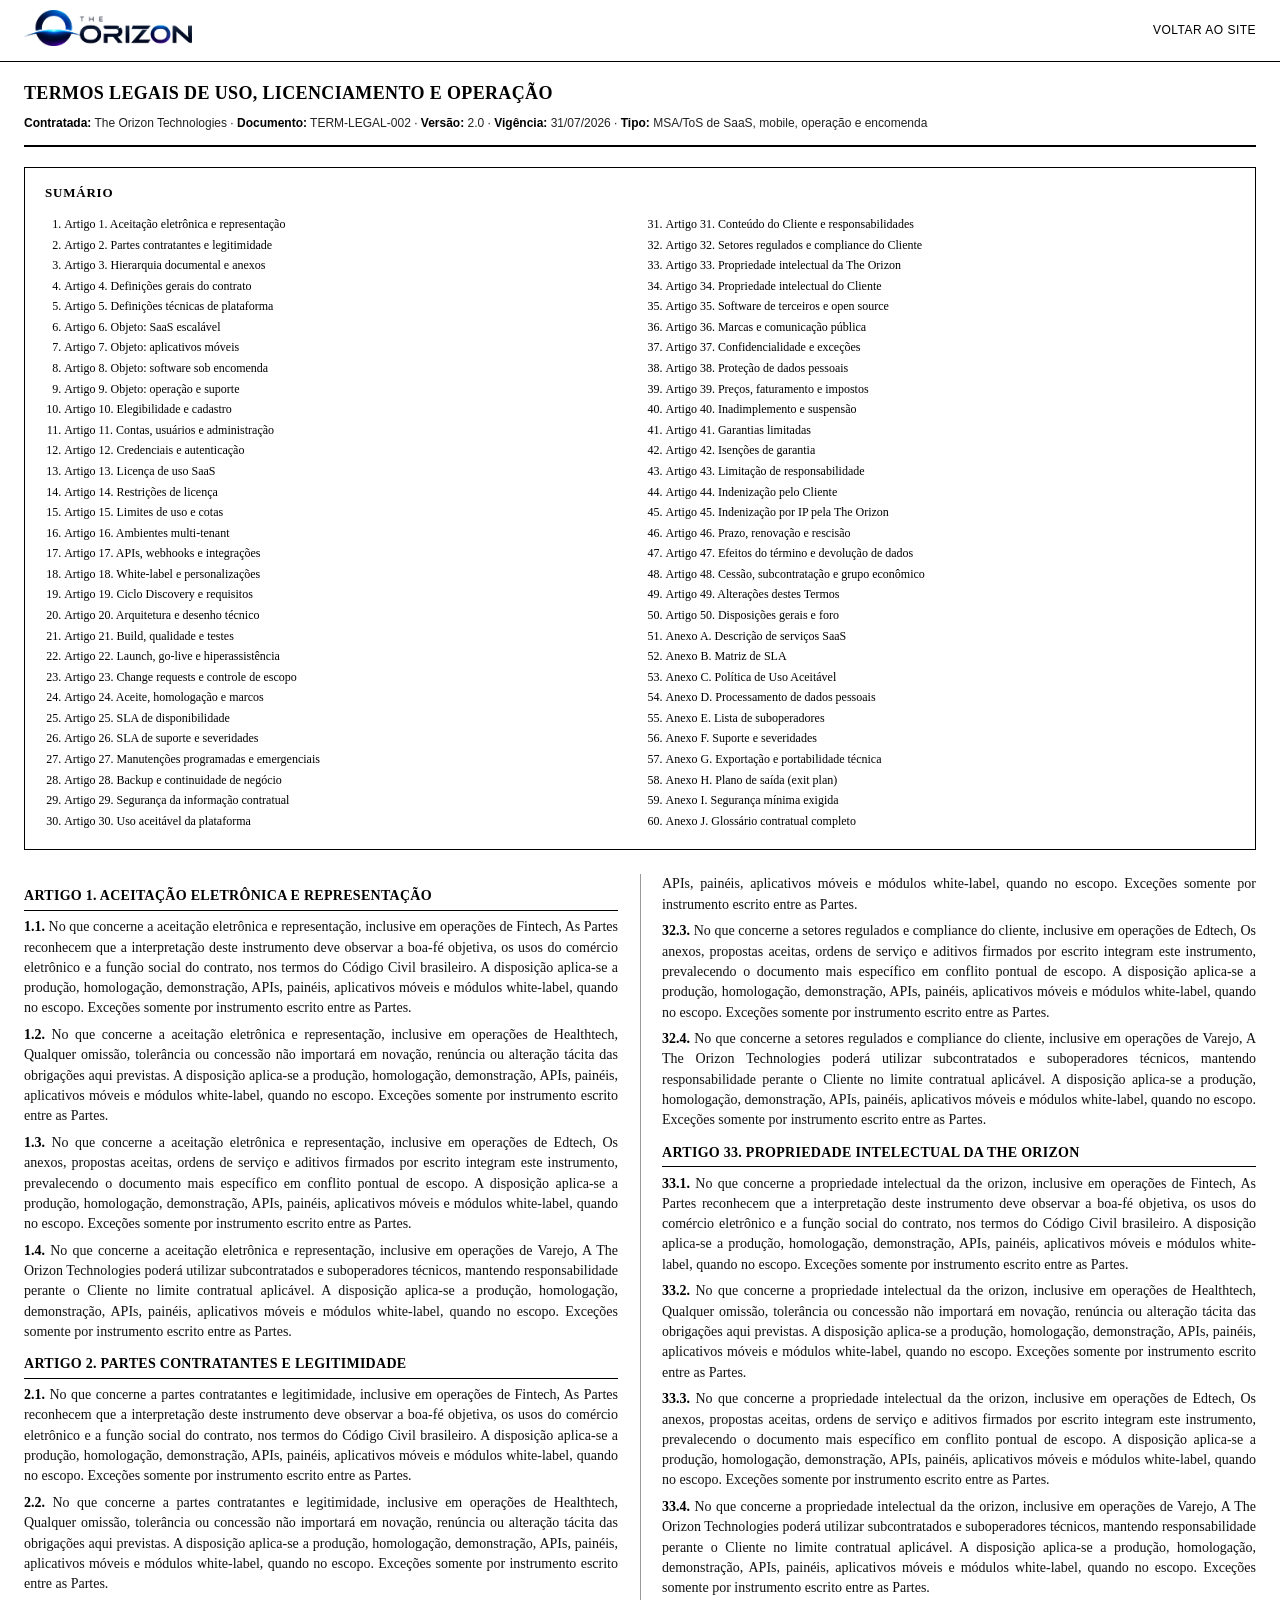
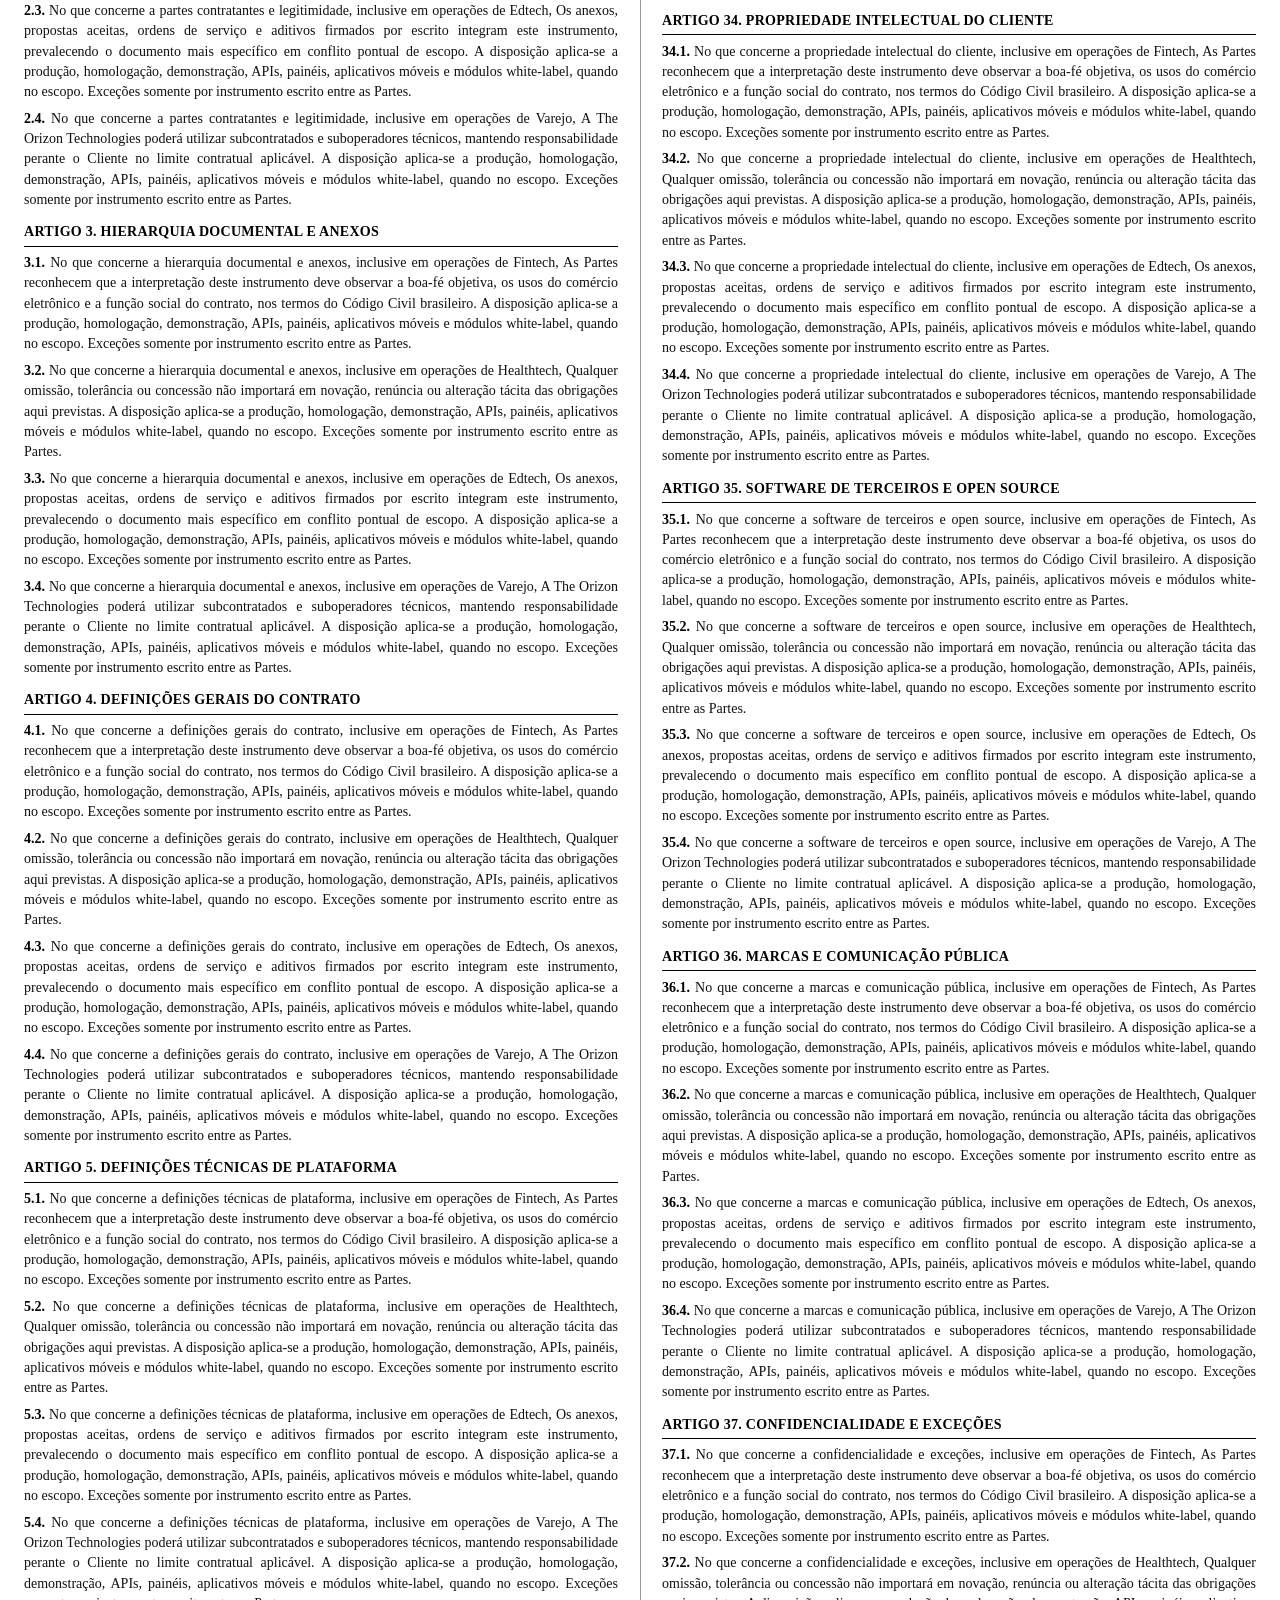
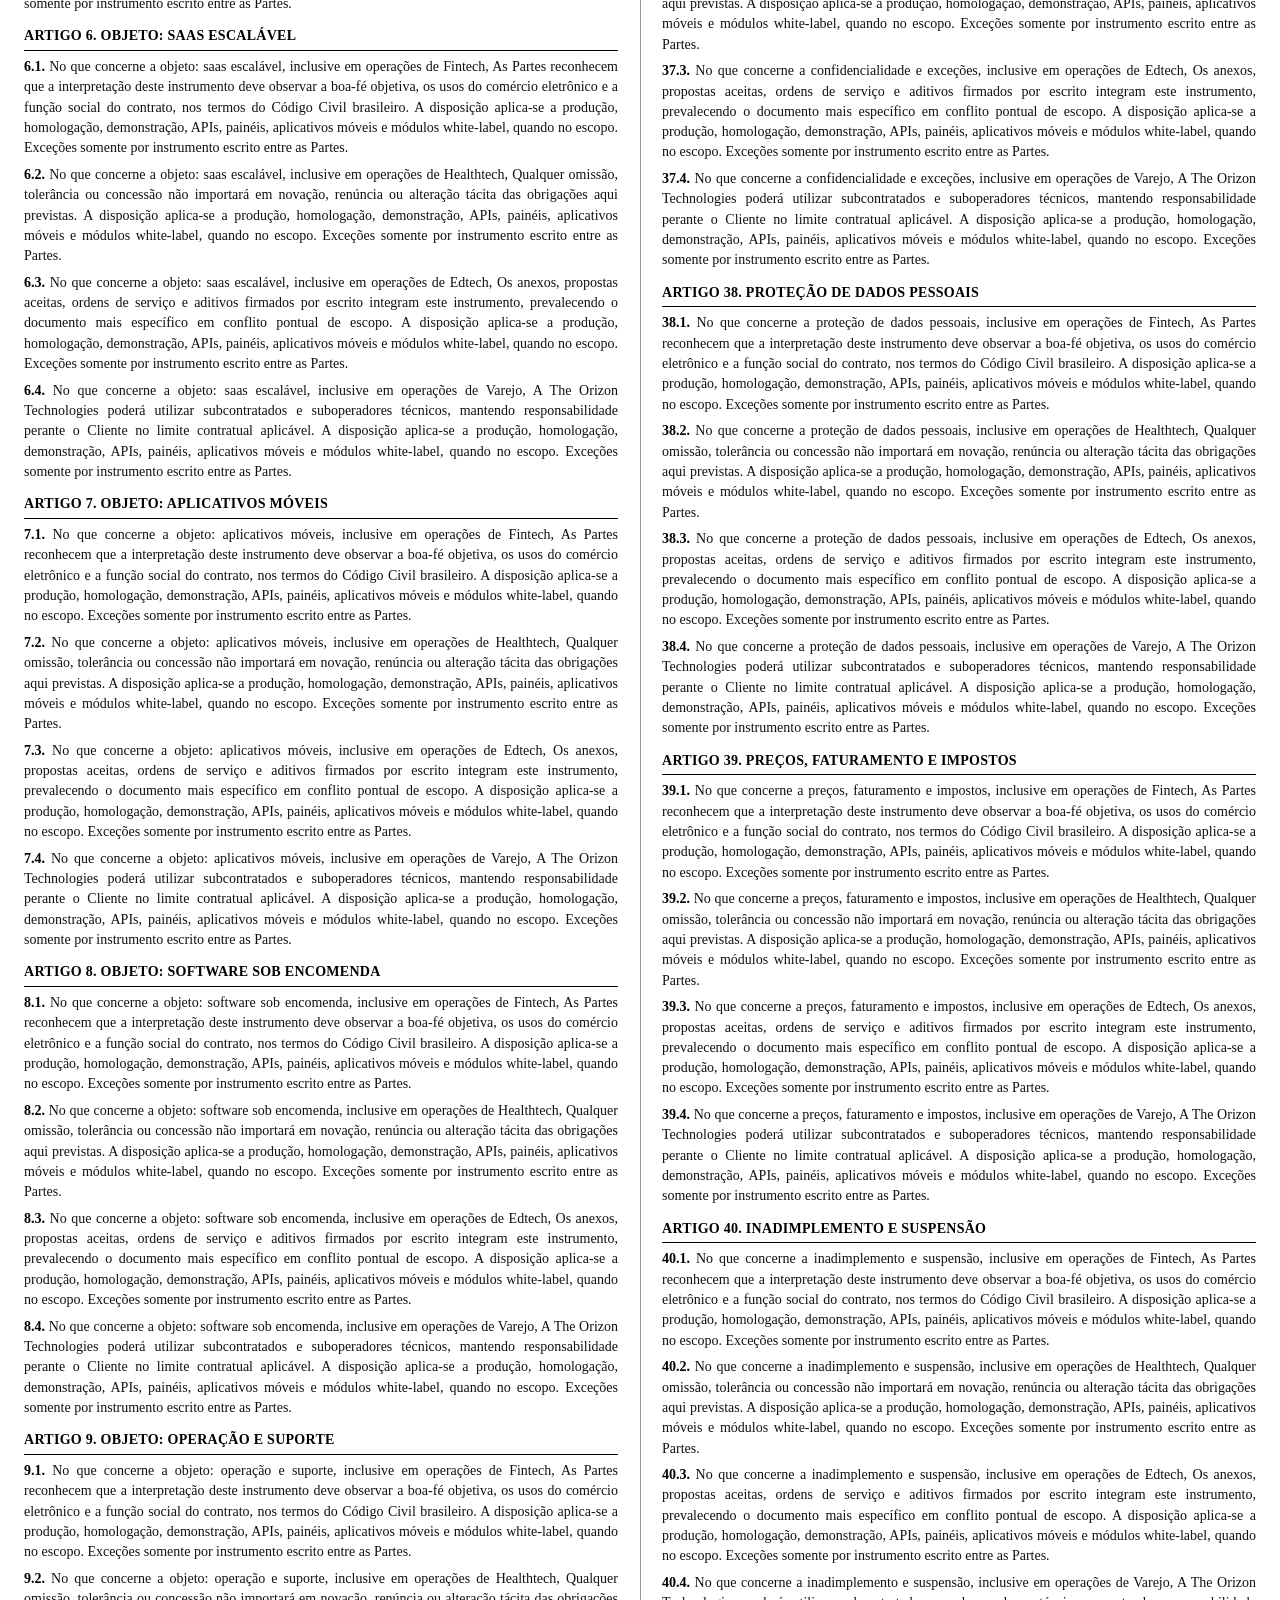
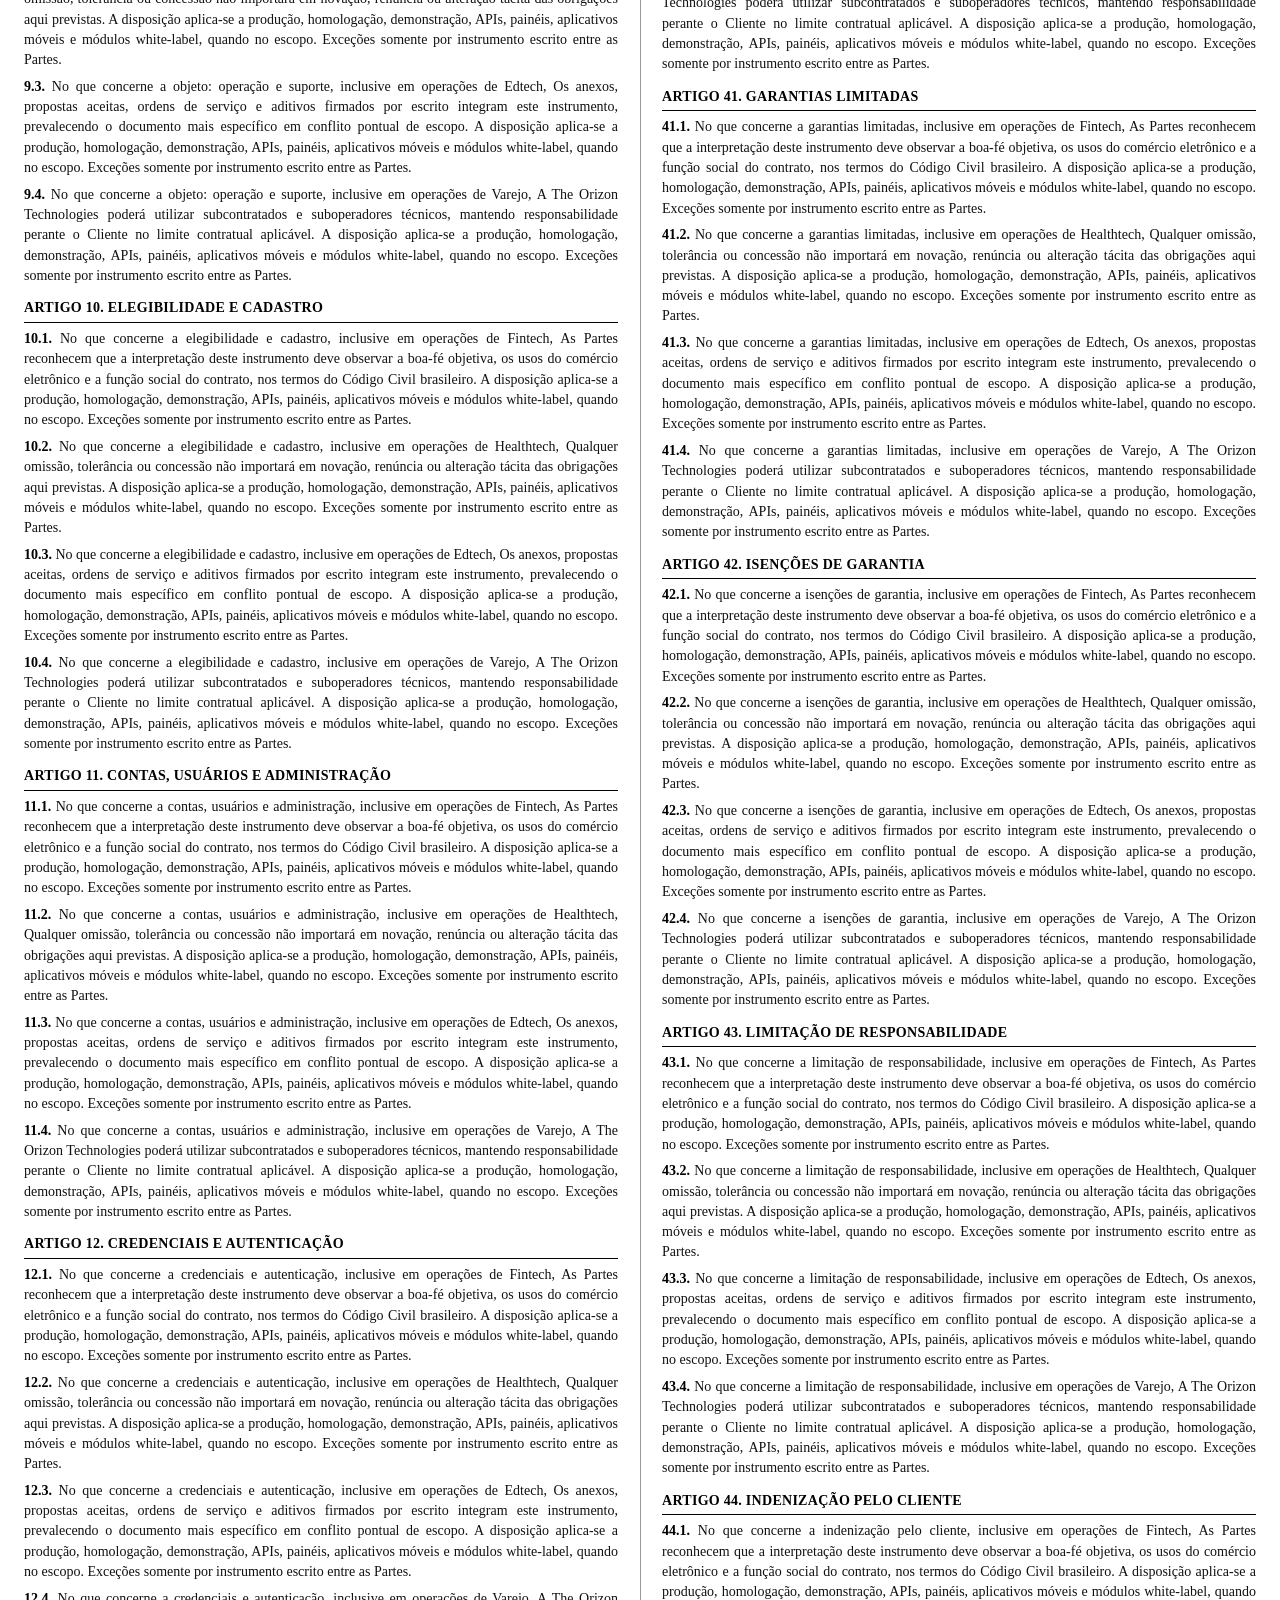
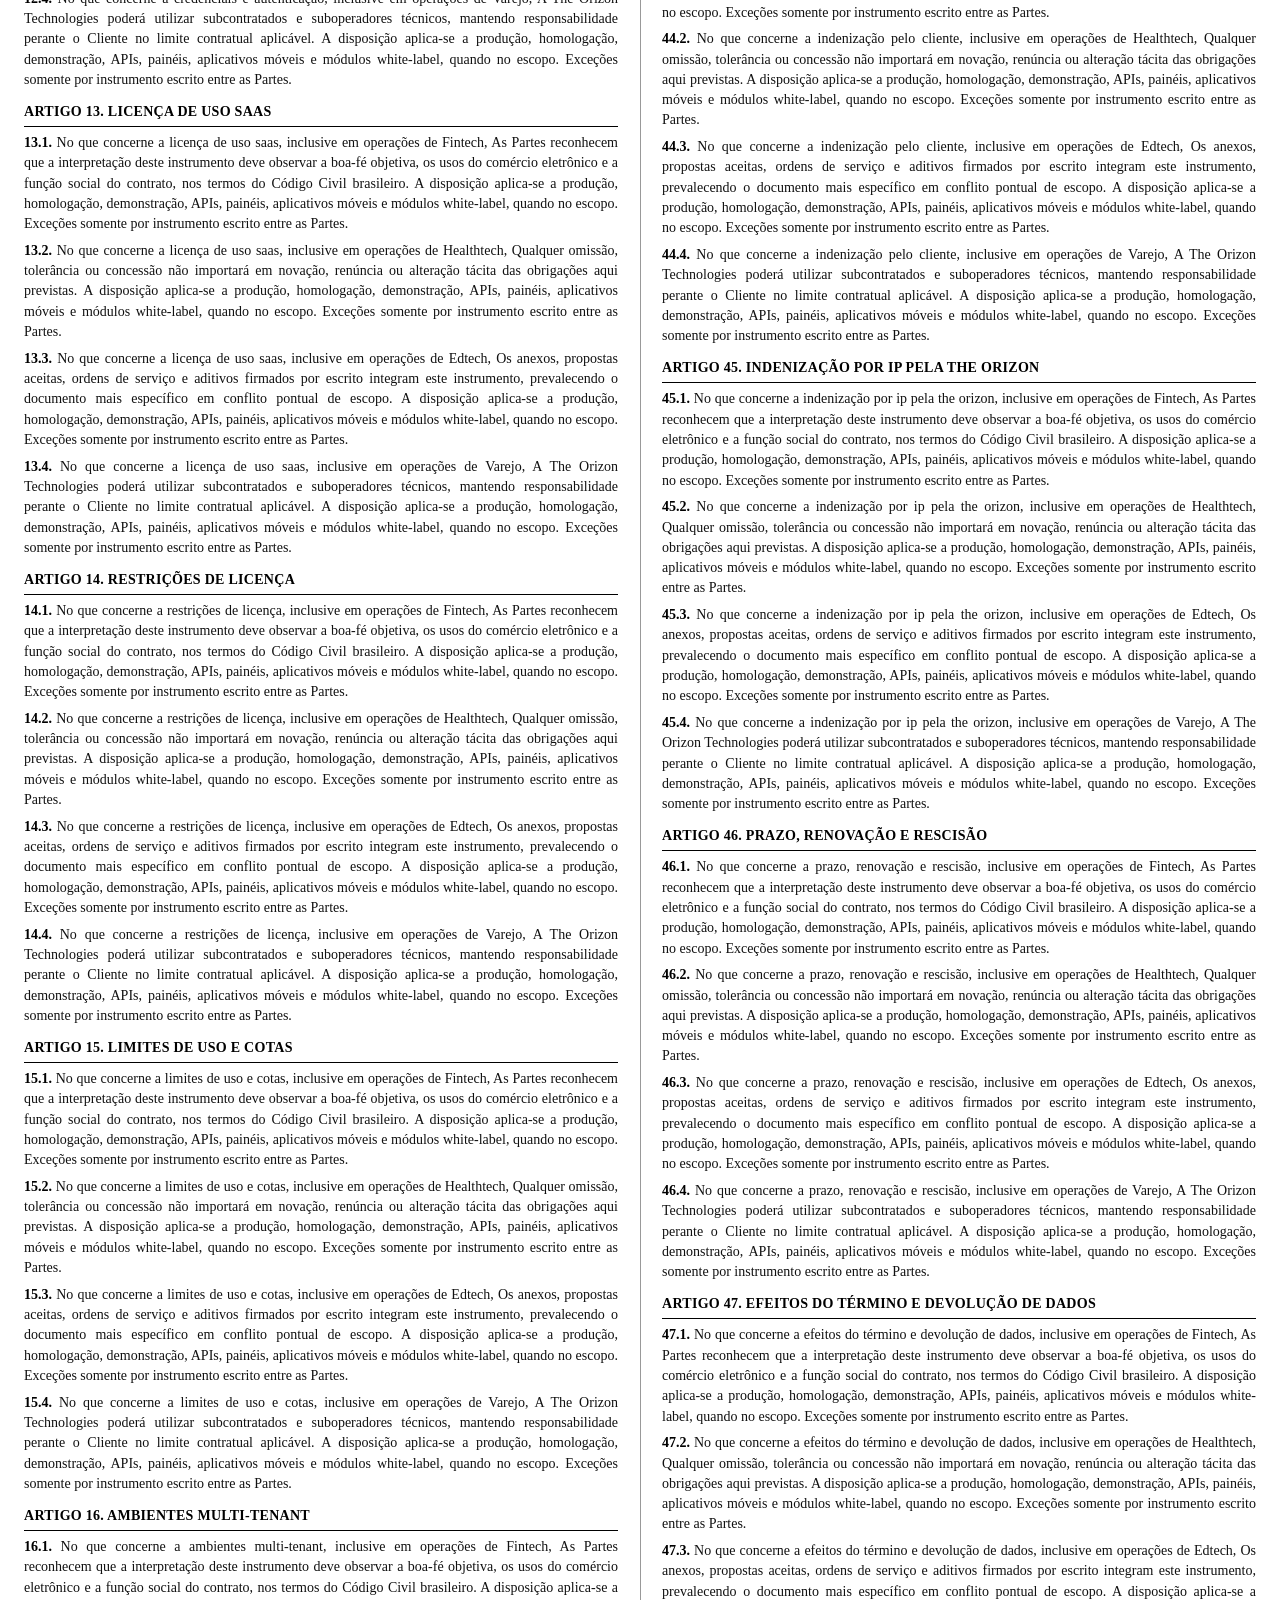
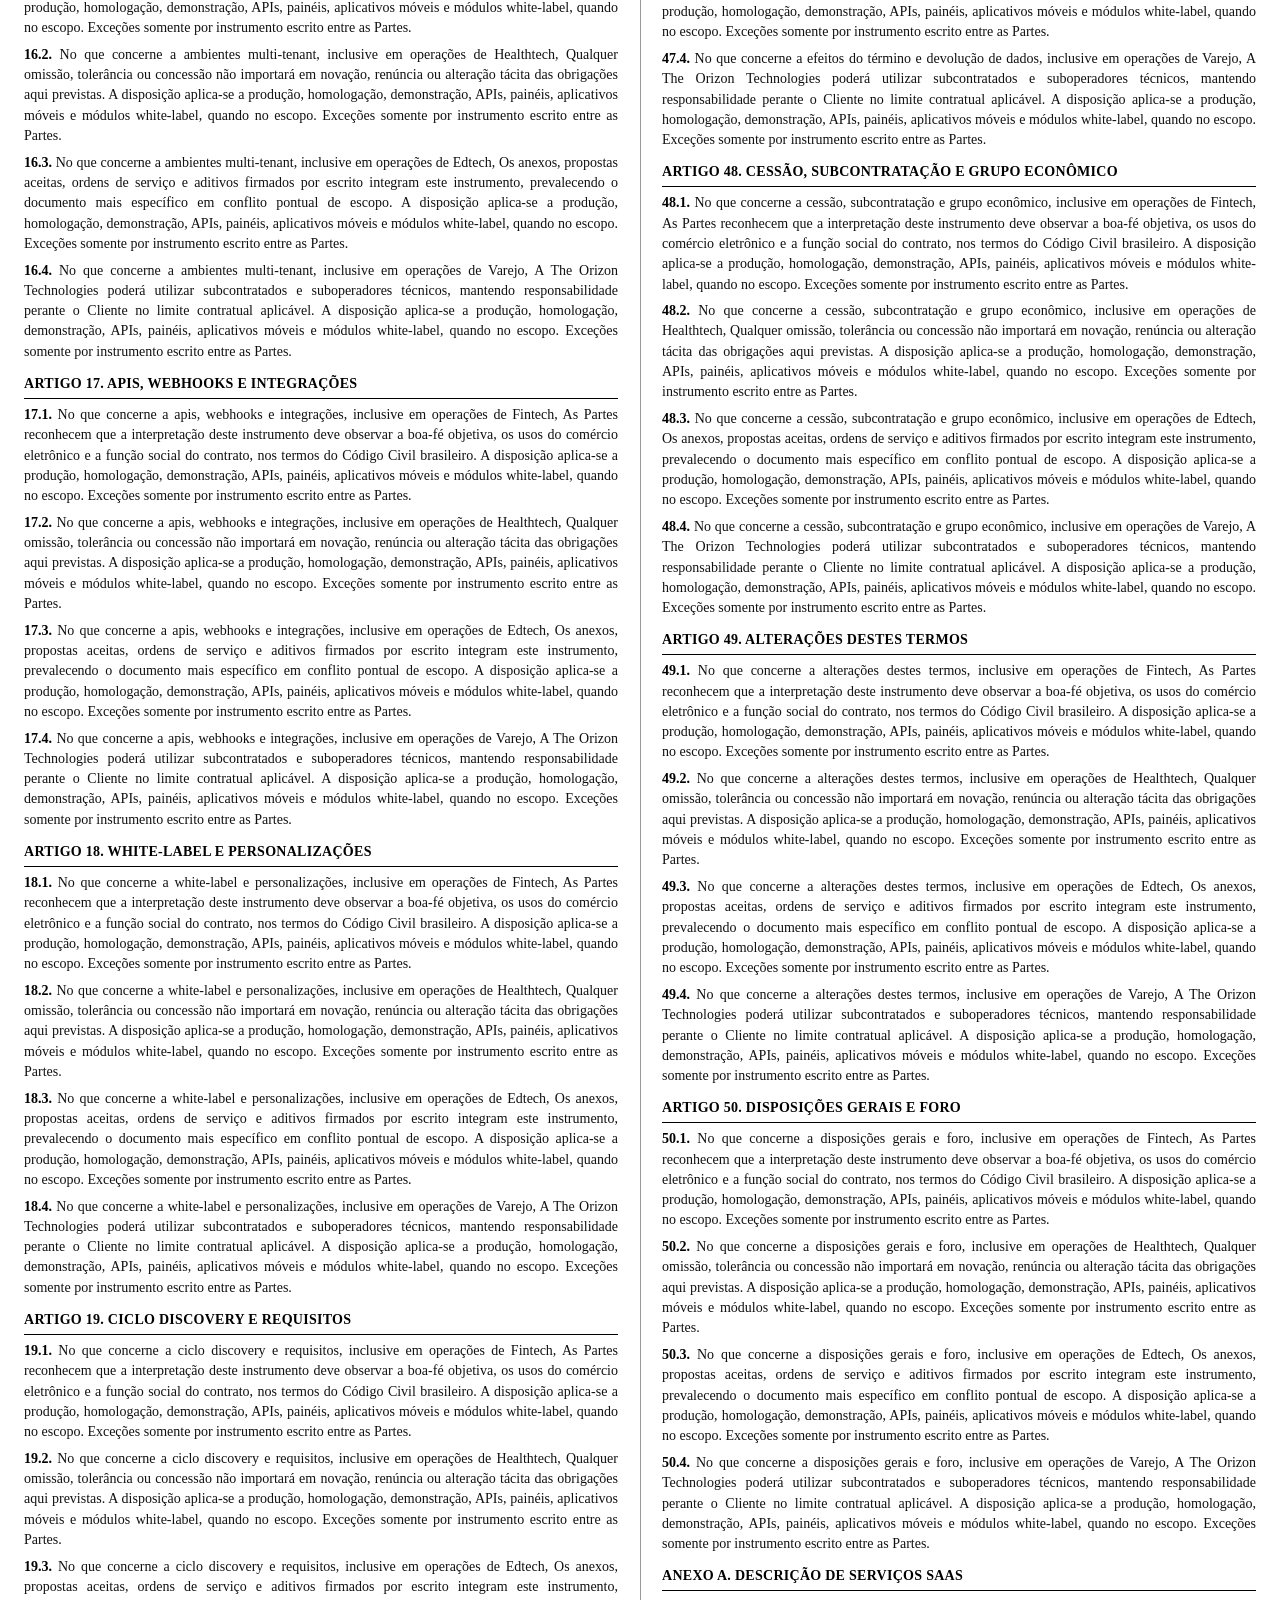
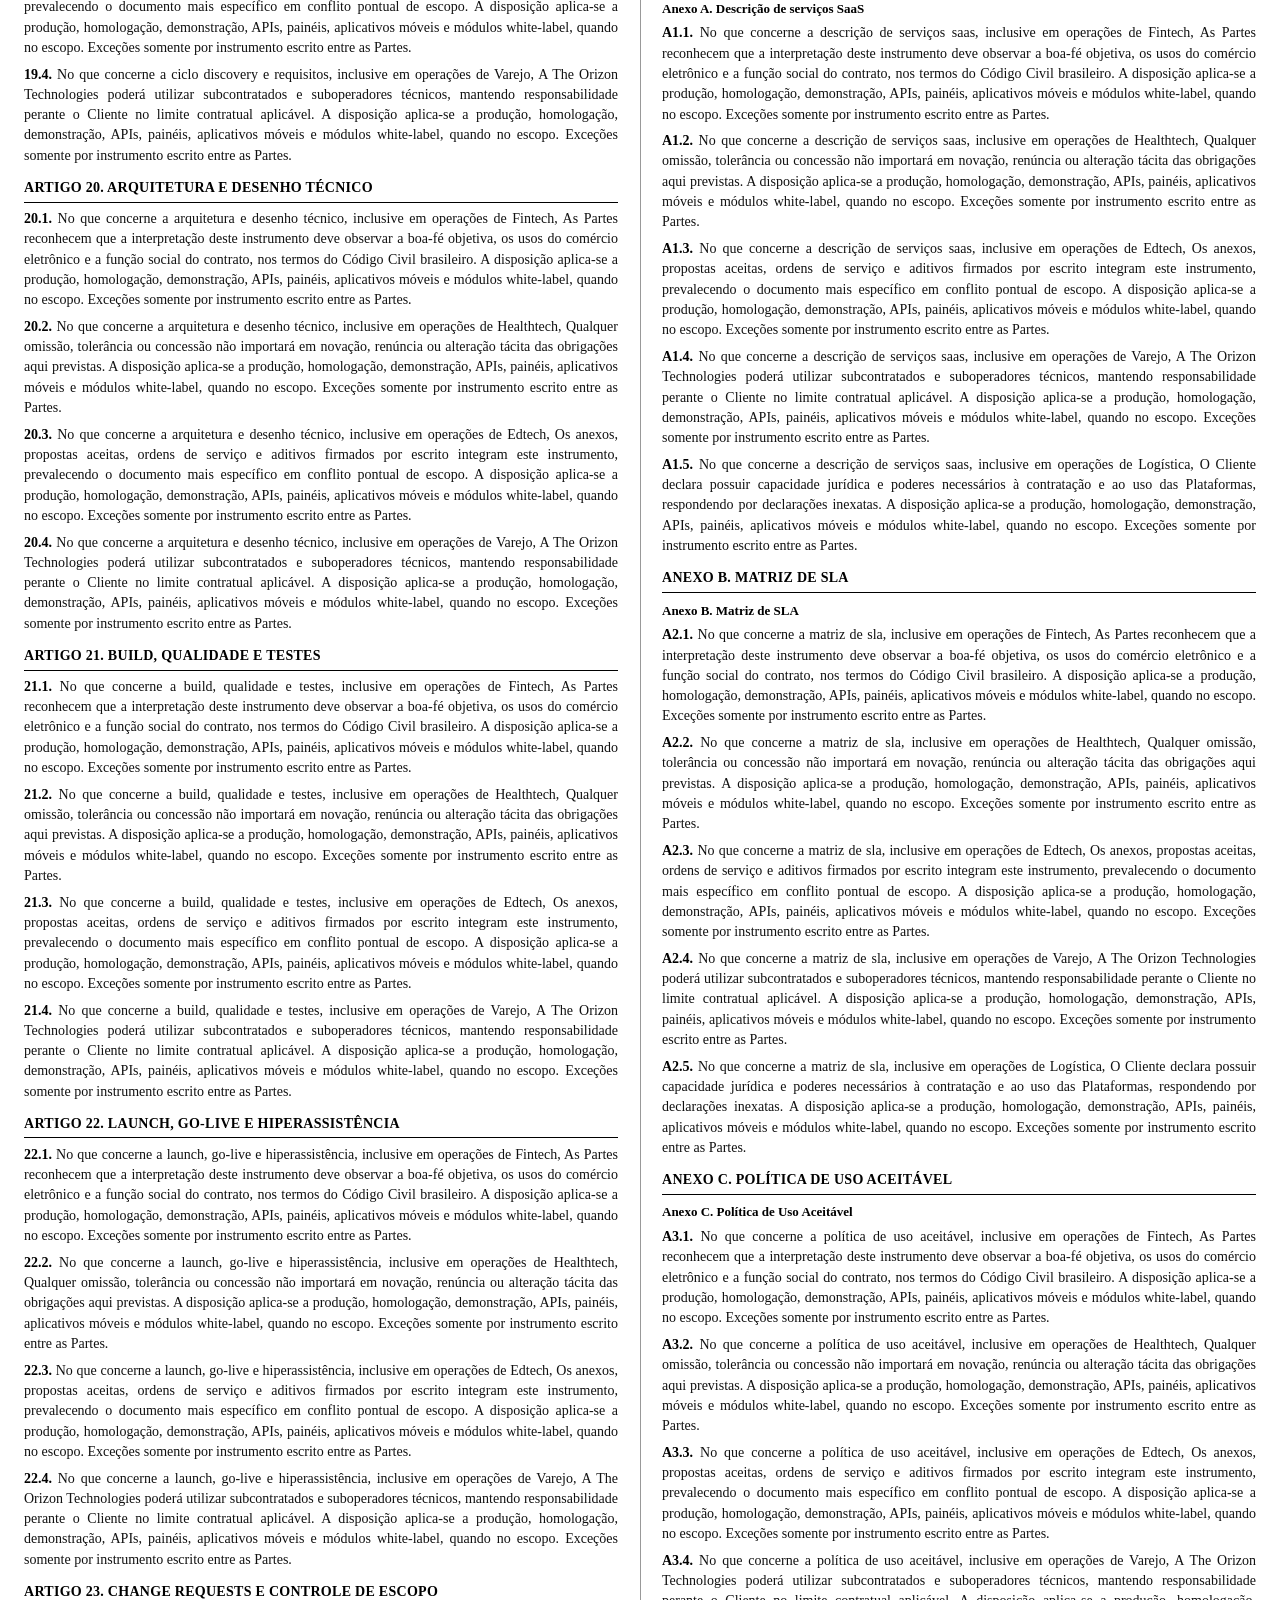
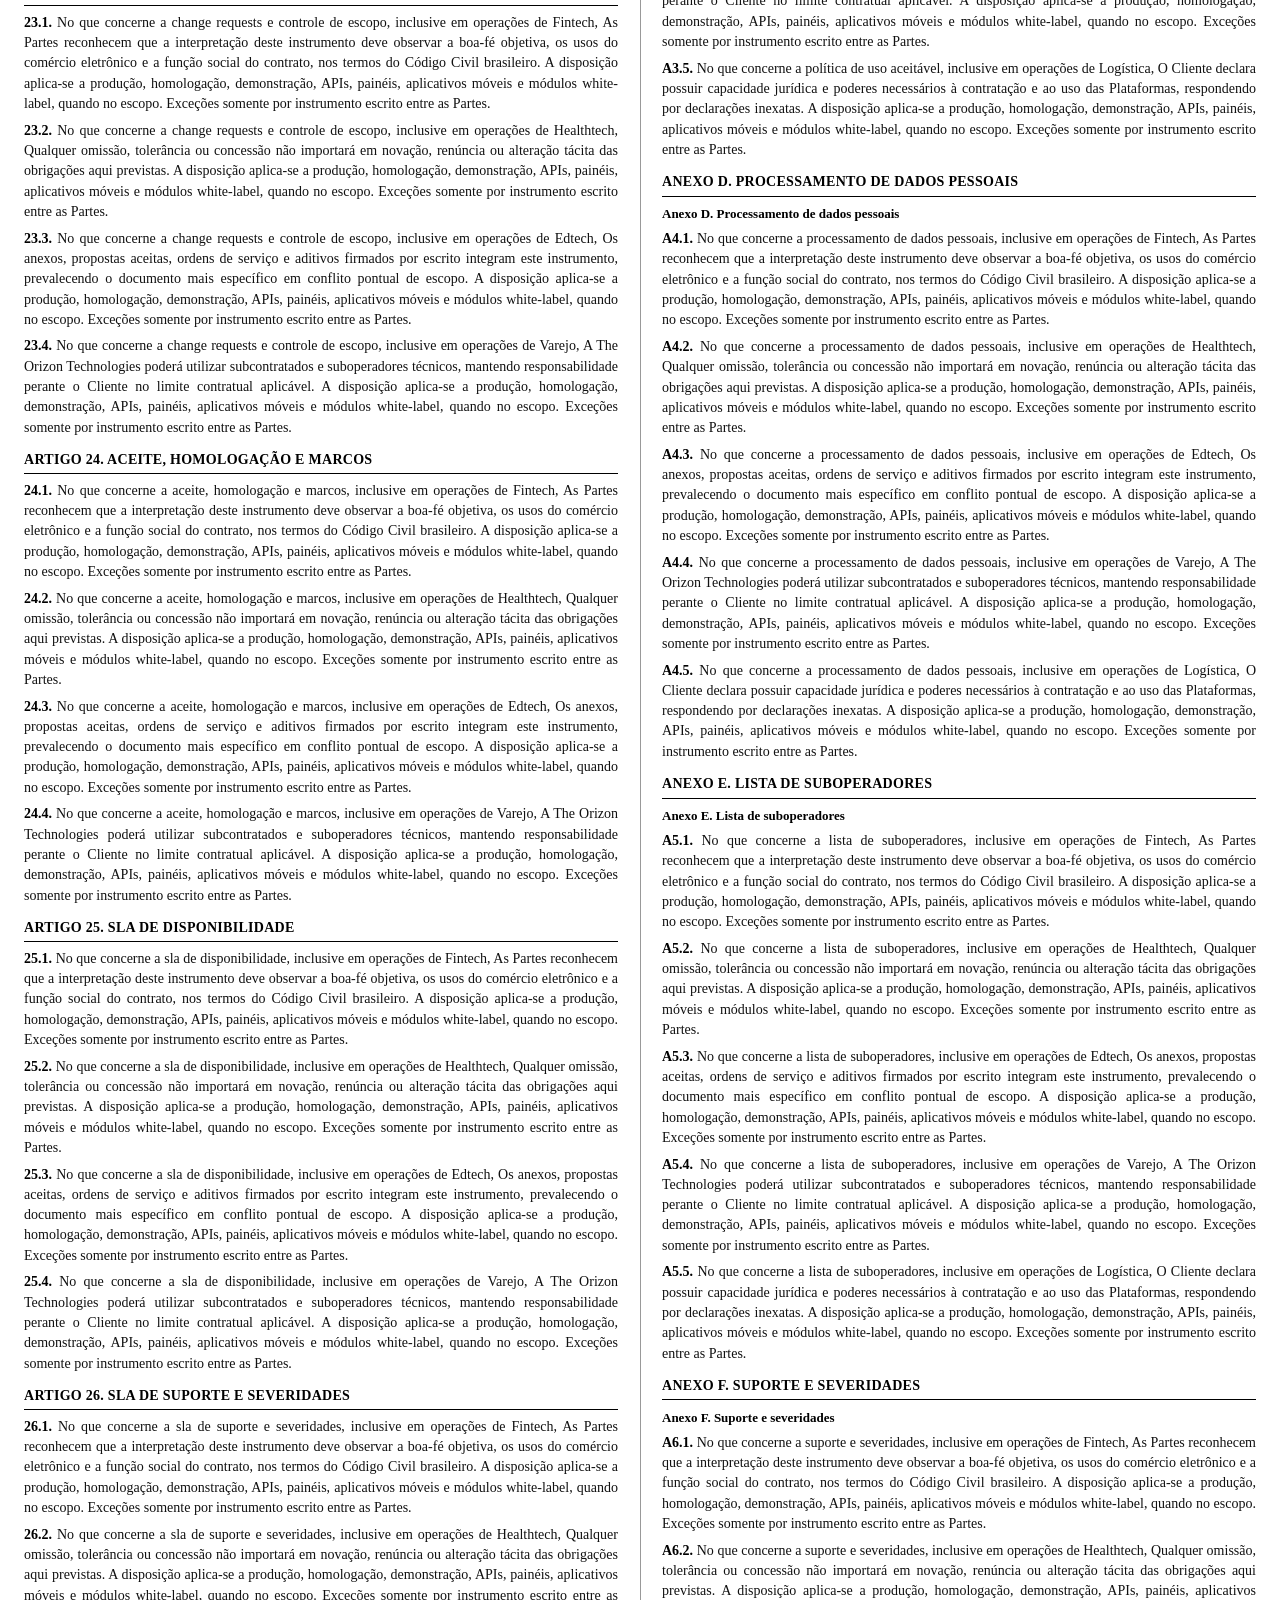
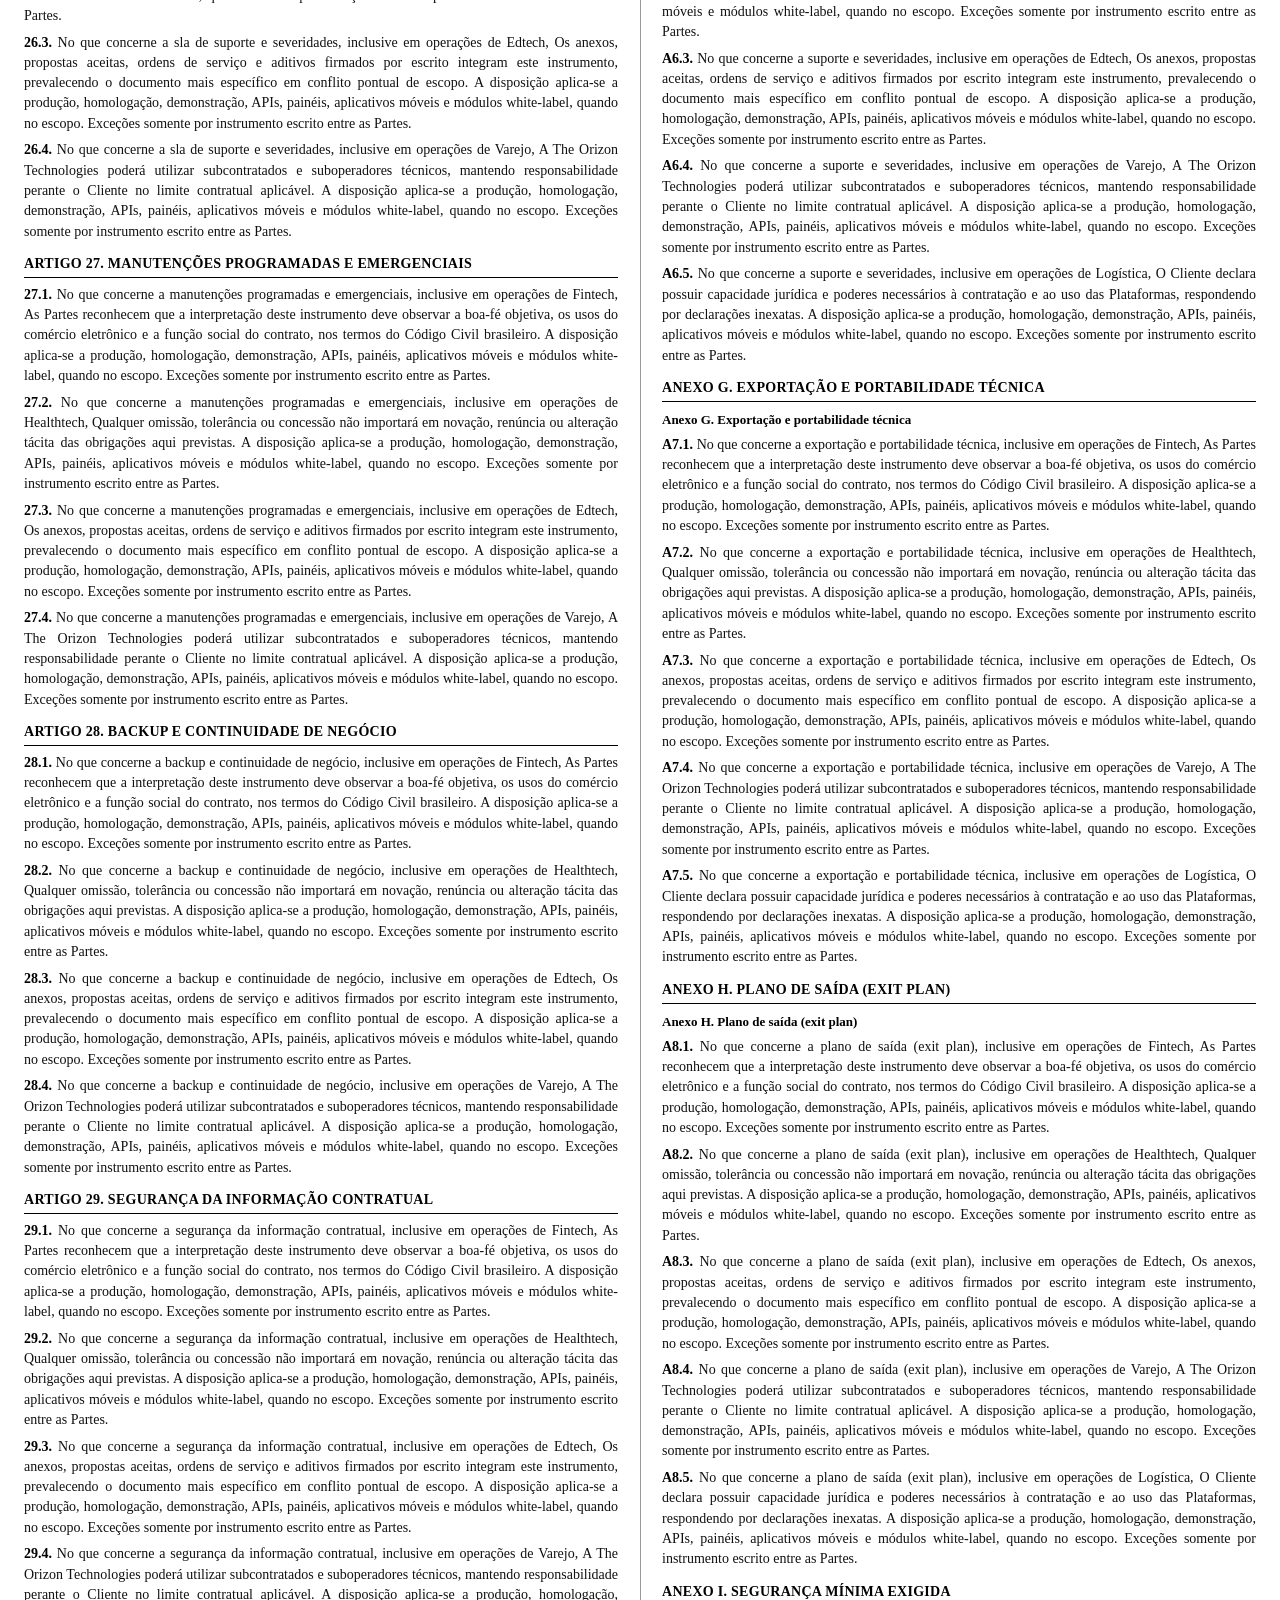
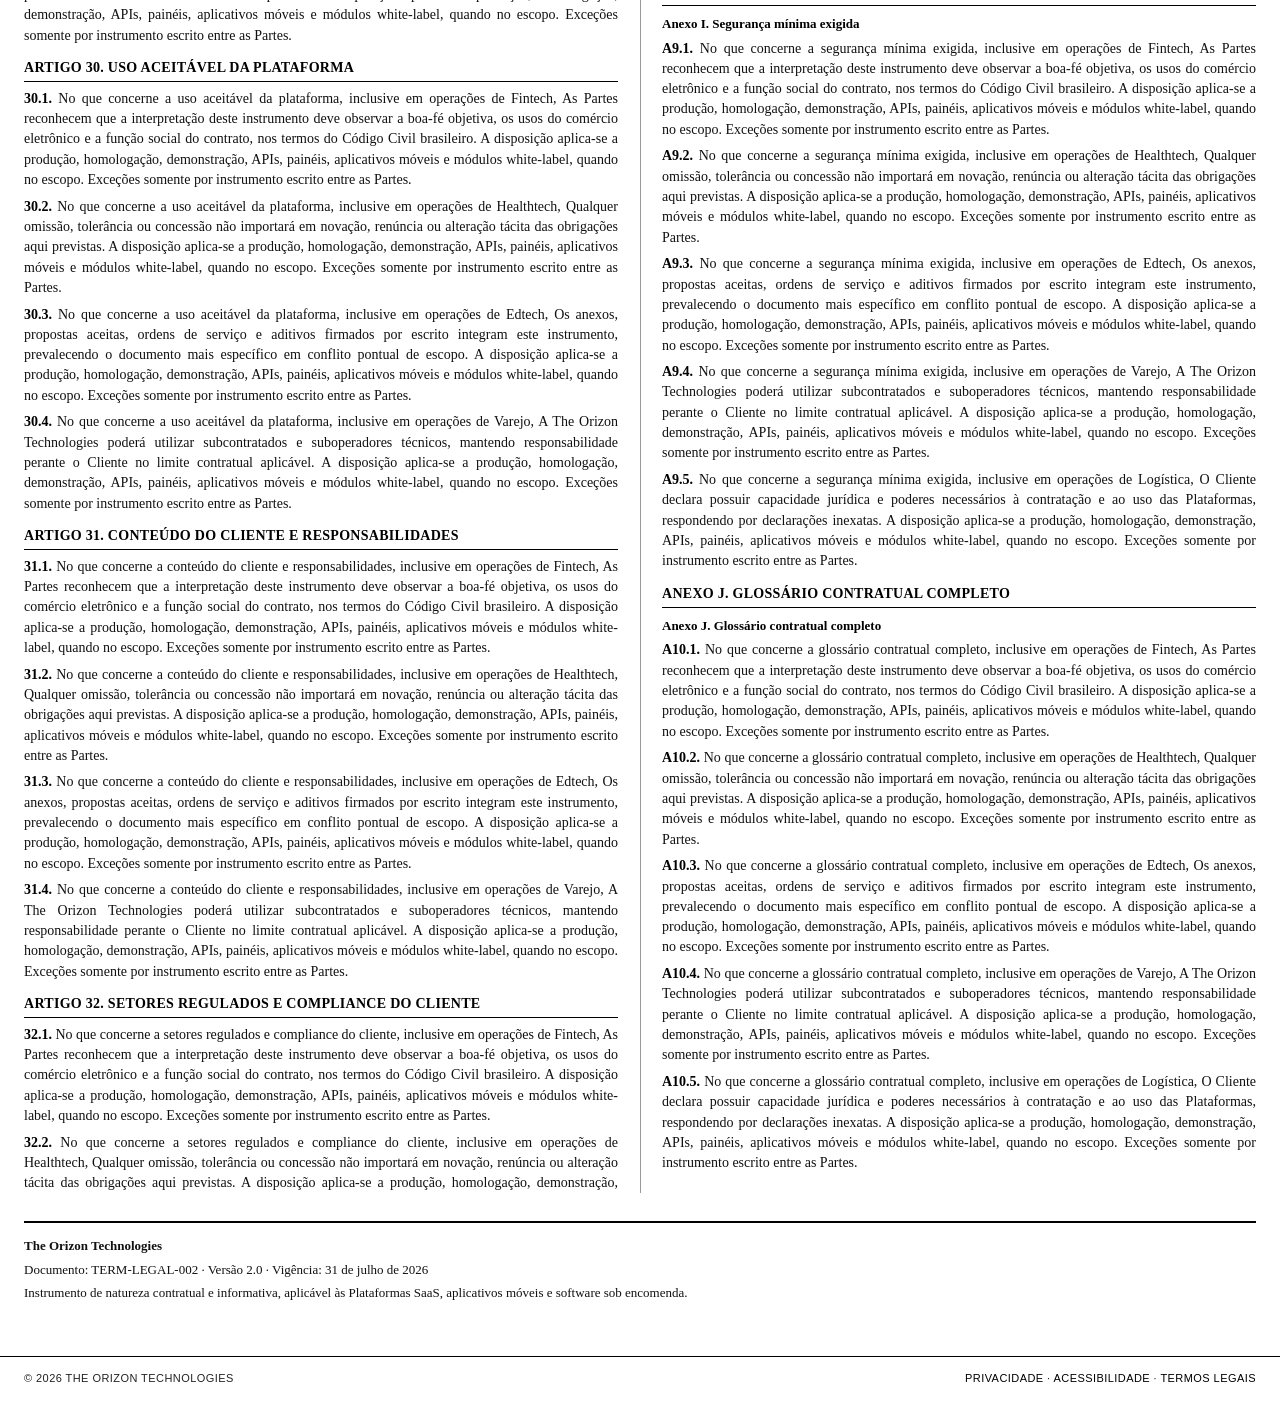
<file: termos.html>
<!DOCTYPE html>
<html lang="pt-BR">
<head>
  <meta charset="UTF-8" />
  <meta name="viewport" content="width=device-width, initial-scale=1.0" />
  <title>Termos Legais | THE ORIZON</title>
  <link rel="canonical" href="https://theorizon.com.br/termos.html" />
  <link rel="stylesheet" href="legal.css" />
  <link rel="icon" href="favicon.ico" sizes="any" />
  <link rel="icon" href="assets/favicon.png" type="image/png" sizes="32x32" />
</head>
<body class="legal-page">
  <header class="legal-top">
    <a href="index.html"><img src="assets/logo.png" alt="THE ORIZON" class="brand-logo" /></a>
    <a href="index.html">Voltar ao site</a>
  </header>
  <main class="legal-wrap">
    <header class="legal-doc-header">
      <h1>Termos Legais de Uso, Licenciamento e Operação</h1>
      <p class="legal-meta"><strong>Contratada:</strong> The Orizon Technologies · <strong>Documento:</strong> TERM-LEGAL-002 · <strong>Versão:</strong> 2.0 · <strong>Vigência:</strong> 31/07/2026 · <strong>Tipo:</strong> MSA/ToS de SaaS, mobile, operação e encomenda</p>
    </header>
<nav class="legal-toc" aria-label="Sumário"><h2>Sumário</h2><ol>
<li><a href="#a1">Artigo 1. Aceitação eletrônica e representação</a></li>
<li><a href="#a2">Artigo 2. Partes contratantes e legitimidade</a></li>
<li><a href="#a3">Artigo 3. Hierarquia documental e anexos</a></li>
<li><a href="#a4">Artigo 4. Definições gerais do contrato</a></li>
<li><a href="#a5">Artigo 5. Definições técnicas de plataforma</a></li>
<li><a href="#a6">Artigo 6. Objeto: SaaS escalável</a></li>
<li><a href="#a7">Artigo 7. Objeto: aplicativos móveis</a></li>
<li><a href="#a8">Artigo 8. Objeto: software sob encomenda</a></li>
<li><a href="#a9">Artigo 9. Objeto: operação e suporte</a></li>
<li><a href="#a10">Artigo 10. Elegibilidade e cadastro</a></li>
<li><a href="#a11">Artigo 11. Contas, usuários e administração</a></li>
<li><a href="#a12">Artigo 12. Credenciais e autenticação</a></li>
<li><a href="#a13">Artigo 13. Licença de uso SaaS</a></li>
<li><a href="#a14">Artigo 14. Restrições de licença</a></li>
<li><a href="#a15">Artigo 15. Limites de uso e cotas</a></li>
<li><a href="#a16">Artigo 16. Ambientes multi-tenant</a></li>
<li><a href="#a17">Artigo 17. APIs, webhooks e integrações</a></li>
<li><a href="#a18">Artigo 18. White-label e personalizações</a></li>
<li><a href="#a19">Artigo 19. Ciclo Discovery e requisitos</a></li>
<li><a href="#a20">Artigo 20. Arquitetura e desenho técnico</a></li>
<li><a href="#a21">Artigo 21. Build, qualidade e testes</a></li>
<li><a href="#a22">Artigo 22. Launch, go-live e hiperassistência</a></li>
<li><a href="#a23">Artigo 23. Change requests e controle de escopo</a></li>
<li><a href="#a24">Artigo 24. Aceite, homologação e marcos</a></li>
<li><a href="#a25">Artigo 25. SLA de disponibilidade</a></li>
<li><a href="#a26">Artigo 26. SLA de suporte e severidades</a></li>
<li><a href="#a27">Artigo 27. Manutenções programadas e emergenciais</a></li>
<li><a href="#a28">Artigo 28. Backup e continuidade de negócio</a></li>
<li><a href="#a29">Artigo 29. Segurança da informação contratual</a></li>
<li><a href="#a30">Artigo 30. Uso aceitável da plataforma</a></li>
<li><a href="#a31">Artigo 31. Conteúdo do Cliente e responsabilidades</a></li>
<li><a href="#a32">Artigo 32. Setores regulados e compliance do Cliente</a></li>
<li><a href="#a33">Artigo 33. Propriedade intelectual da The Orizon</a></li>
<li><a href="#a34">Artigo 34. Propriedade intelectual do Cliente</a></li>
<li><a href="#a35">Artigo 35. Software de terceiros e open source</a></li>
<li><a href="#a36">Artigo 36. Marcas e comunicação pública</a></li>
<li><a href="#a37">Artigo 37. Confidencialidade e exceções</a></li>
<li><a href="#a38">Artigo 38. Proteção de dados pessoais</a></li>
<li><a href="#a39">Artigo 39. Preços, faturamento e impostos</a></li>
<li><a href="#a40">Artigo 40. Inadimplemento e suspensão</a></li>
<li><a href="#a41">Artigo 41. Garantias limitadas</a></li>
<li><a href="#a42">Artigo 42. Isenções de garantia</a></li>
<li><a href="#a43">Artigo 43. Limitação de responsabilidade</a></li>
<li><a href="#a44">Artigo 44. Indenização pelo Cliente</a></li>
<li><a href="#a45">Artigo 45. Indenização por IP pela The Orizon</a></li>
<li><a href="#a46">Artigo 46. Prazo, renovação e rescisão</a></li>
<li><a href="#a47">Artigo 47. Efeitos do término e devolução de dados</a></li>
<li><a href="#a48">Artigo 48. Cessão, subcontratação e grupo econômico</a></li>
<li><a href="#a49">Artigo 49. Alterações destes Termos</a></li>
<li><a href="#a50">Artigo 50. Disposições gerais e foro</a></li>
<li><a href="#an1">Anexo A. Descrição de serviços SaaS</a></li>
<li><a href="#an2">Anexo B. Matriz de SLA</a></li>
<li><a href="#an3">Anexo C. Política de Uso Aceitável</a></li>
<li><a href="#an4">Anexo D. Processamento de dados pessoais</a></li>
<li><a href="#an5">Anexo E. Lista de suboperadores</a></li>
<li><a href="#an6">Anexo F. Suporte e severidades</a></li>
<li><a href="#an7">Anexo G. Exportação e portabilidade técnica</a></li>
<li><a href="#an8">Anexo H. Plano de saída (exit plan)</a></li>
<li><a href="#an9">Anexo I. Segurança mínima exigida</a></li>
<li><a href="#an10">Anexo J. Glossário contratual completo</a></li>
</ol></nav>
<div class="legal-body">
<article class="legal-article" id="a1"><h2>Artigo 1. Aceitação eletrônica e representação</h2>
<p class="clause"><span class="clause-num">1.1.</span> No que concerne a aceitação eletrônica e representação, inclusive em operações de Fintech, As Partes reconhecem que a interpretação deste instrumento deve observar a boa-fé objetiva, os usos do comércio eletrônico e a função social do contrato, nos termos do Código Civil brasileiro. A disposição aplica-se a produção, homologação, demonstração, APIs, painéis, aplicativos móveis e módulos white-label, quando no escopo. Exceções somente por instrumento escrito entre as Partes.</p>
<p class="clause"><span class="clause-num">1.2.</span> No que concerne a aceitação eletrônica e representação, inclusive em operações de Healthtech, Qualquer omissão, tolerância ou concessão não importará em novação, renúncia ou alteração tácita das obrigações aqui previstas. A disposição aplica-se a produção, homologação, demonstração, APIs, painéis, aplicativos móveis e módulos white-label, quando no escopo. Exceções somente por instrumento escrito entre as Partes.</p>
<p class="clause"><span class="clause-num">1.3.</span> No que concerne a aceitação eletrônica e representação, inclusive em operações de Edtech, Os anexos, propostas aceitas, ordens de serviço e aditivos firmados por escrito integram este instrumento, prevalecendo o documento mais específico em conflito pontual de escopo. A disposição aplica-se a produção, homologação, demonstração, APIs, painéis, aplicativos móveis e módulos white-label, quando no escopo. Exceções somente por instrumento escrito entre as Partes.</p>
<p class="clause"><span class="clause-num">1.4.</span> No que concerne a aceitação eletrônica e representação, inclusive em operações de Varejo, A The Orizon Technologies poderá utilizar subcontratados e suboperadores técnicos, mantendo responsabilidade perante o Cliente no limite contratual aplicável. A disposição aplica-se a produção, homologação, demonstração, APIs, painéis, aplicativos móveis e módulos white-label, quando no escopo. Exceções somente por instrumento escrito entre as Partes.</p>
</article>
<article class="legal-article" id="a2"><h2>Artigo 2. Partes contratantes e legitimidade</h2>
<p class="clause"><span class="clause-num">2.1.</span> No que concerne a partes contratantes e legitimidade, inclusive em operações de Fintech, As Partes reconhecem que a interpretação deste instrumento deve observar a boa-fé objetiva, os usos do comércio eletrônico e a função social do contrato, nos termos do Código Civil brasileiro. A disposição aplica-se a produção, homologação, demonstração, APIs, painéis, aplicativos móveis e módulos white-label, quando no escopo. Exceções somente por instrumento escrito entre as Partes.</p>
<p class="clause"><span class="clause-num">2.2.</span> No que concerne a partes contratantes e legitimidade, inclusive em operações de Healthtech, Qualquer omissão, tolerância ou concessão não importará em novação, renúncia ou alteração tácita das obrigações aqui previstas. A disposição aplica-se a produção, homologação, demonstração, APIs, painéis, aplicativos móveis e módulos white-label, quando no escopo. Exceções somente por instrumento escrito entre as Partes.</p>
<p class="clause"><span class="clause-num">2.3.</span> No que concerne a partes contratantes e legitimidade, inclusive em operações de Edtech, Os anexos, propostas aceitas, ordens de serviço e aditivos firmados por escrito integram este instrumento, prevalecendo o documento mais específico em conflito pontual de escopo. A disposição aplica-se a produção, homologação, demonstração, APIs, painéis, aplicativos móveis e módulos white-label, quando no escopo. Exceções somente por instrumento escrito entre as Partes.</p>
<p class="clause"><span class="clause-num">2.4.</span> No que concerne a partes contratantes e legitimidade, inclusive em operações de Varejo, A The Orizon Technologies poderá utilizar subcontratados e suboperadores técnicos, mantendo responsabilidade perante o Cliente no limite contratual aplicável. A disposição aplica-se a produção, homologação, demonstração, APIs, painéis, aplicativos móveis e módulos white-label, quando no escopo. Exceções somente por instrumento escrito entre as Partes.</p>
</article>
<article class="legal-article" id="a3"><h2>Artigo 3. Hierarquia documental e anexos</h2>
<p class="clause"><span class="clause-num">3.1.</span> No que concerne a hierarquia documental e anexos, inclusive em operações de Fintech, As Partes reconhecem que a interpretação deste instrumento deve observar a boa-fé objetiva, os usos do comércio eletrônico e a função social do contrato, nos termos do Código Civil brasileiro. A disposição aplica-se a produção, homologação, demonstração, APIs, painéis, aplicativos móveis e módulos white-label, quando no escopo. Exceções somente por instrumento escrito entre as Partes.</p>
<p class="clause"><span class="clause-num">3.2.</span> No que concerne a hierarquia documental e anexos, inclusive em operações de Healthtech, Qualquer omissão, tolerância ou concessão não importará em novação, renúncia ou alteração tácita das obrigações aqui previstas. A disposição aplica-se a produção, homologação, demonstração, APIs, painéis, aplicativos móveis e módulos white-label, quando no escopo. Exceções somente por instrumento escrito entre as Partes.</p>
<p class="clause"><span class="clause-num">3.3.</span> No que concerne a hierarquia documental e anexos, inclusive em operações de Edtech, Os anexos, propostas aceitas, ordens de serviço e aditivos firmados por escrito integram este instrumento, prevalecendo o documento mais específico em conflito pontual de escopo. A disposição aplica-se a produção, homologação, demonstração, APIs, painéis, aplicativos móveis e módulos white-label, quando no escopo. Exceções somente por instrumento escrito entre as Partes.</p>
<p class="clause"><span class="clause-num">3.4.</span> No que concerne a hierarquia documental e anexos, inclusive em operações de Varejo, A The Orizon Technologies poderá utilizar subcontratados e suboperadores técnicos, mantendo responsabilidade perante o Cliente no limite contratual aplicável. A disposição aplica-se a produção, homologação, demonstração, APIs, painéis, aplicativos móveis e módulos white-label, quando no escopo. Exceções somente por instrumento escrito entre as Partes.</p>
</article>
<article class="legal-article" id="a4"><h2>Artigo 4. Definições gerais do contrato</h2>
<p class="clause"><span class="clause-num">4.1.</span> No que concerne a definições gerais do contrato, inclusive em operações de Fintech, As Partes reconhecem que a interpretação deste instrumento deve observar a boa-fé objetiva, os usos do comércio eletrônico e a função social do contrato, nos termos do Código Civil brasileiro. A disposição aplica-se a produção, homologação, demonstração, APIs, painéis, aplicativos móveis e módulos white-label, quando no escopo. Exceções somente por instrumento escrito entre as Partes.</p>
<p class="clause"><span class="clause-num">4.2.</span> No que concerne a definições gerais do contrato, inclusive em operações de Healthtech, Qualquer omissão, tolerância ou concessão não importará em novação, renúncia ou alteração tácita das obrigações aqui previstas. A disposição aplica-se a produção, homologação, demonstração, APIs, painéis, aplicativos móveis e módulos white-label, quando no escopo. Exceções somente por instrumento escrito entre as Partes.</p>
<p class="clause"><span class="clause-num">4.3.</span> No que concerne a definições gerais do contrato, inclusive em operações de Edtech, Os anexos, propostas aceitas, ordens de serviço e aditivos firmados por escrito integram este instrumento, prevalecendo o documento mais específico em conflito pontual de escopo. A disposição aplica-se a produção, homologação, demonstração, APIs, painéis, aplicativos móveis e módulos white-label, quando no escopo. Exceções somente por instrumento escrito entre as Partes.</p>
<p class="clause"><span class="clause-num">4.4.</span> No que concerne a definições gerais do contrato, inclusive em operações de Varejo, A The Orizon Technologies poderá utilizar subcontratados e suboperadores técnicos, mantendo responsabilidade perante o Cliente no limite contratual aplicável. A disposição aplica-se a produção, homologação, demonstração, APIs, painéis, aplicativos móveis e módulos white-label, quando no escopo. Exceções somente por instrumento escrito entre as Partes.</p>
</article>
<article class="legal-article" id="a5"><h2>Artigo 5. Definições técnicas de plataforma</h2>
<p class="clause"><span class="clause-num">5.1.</span> No que concerne a definições técnicas de plataforma, inclusive em operações de Fintech, As Partes reconhecem que a interpretação deste instrumento deve observar a boa-fé objetiva, os usos do comércio eletrônico e a função social do contrato, nos termos do Código Civil brasileiro. A disposição aplica-se a produção, homologação, demonstração, APIs, painéis, aplicativos móveis e módulos white-label, quando no escopo. Exceções somente por instrumento escrito entre as Partes.</p>
<p class="clause"><span class="clause-num">5.2.</span> No que concerne a definições técnicas de plataforma, inclusive em operações de Healthtech, Qualquer omissão, tolerância ou concessão não importará em novação, renúncia ou alteração tácita das obrigações aqui previstas. A disposição aplica-se a produção, homologação, demonstração, APIs, painéis, aplicativos móveis e módulos white-label, quando no escopo. Exceções somente por instrumento escrito entre as Partes.</p>
<p class="clause"><span class="clause-num">5.3.</span> No que concerne a definições técnicas de plataforma, inclusive em operações de Edtech, Os anexos, propostas aceitas, ordens de serviço e aditivos firmados por escrito integram este instrumento, prevalecendo o documento mais específico em conflito pontual de escopo. A disposição aplica-se a produção, homologação, demonstração, APIs, painéis, aplicativos móveis e módulos white-label, quando no escopo. Exceções somente por instrumento escrito entre as Partes.</p>
<p class="clause"><span class="clause-num">5.4.</span> No que concerne a definições técnicas de plataforma, inclusive em operações de Varejo, A The Orizon Technologies poderá utilizar subcontratados e suboperadores técnicos, mantendo responsabilidade perante o Cliente no limite contratual aplicável. A disposição aplica-se a produção, homologação, demonstração, APIs, painéis, aplicativos móveis e módulos white-label, quando no escopo. Exceções somente por instrumento escrito entre as Partes.</p>
</article>
<article class="legal-article" id="a6"><h2>Artigo 6. Objeto: SaaS escalável</h2>
<p class="clause"><span class="clause-num">6.1.</span> No que concerne a objeto: saas escalável, inclusive em operações de Fintech, As Partes reconhecem que a interpretação deste instrumento deve observar a boa-fé objetiva, os usos do comércio eletrônico e a função social do contrato, nos termos do Código Civil brasileiro. A disposição aplica-se a produção, homologação, demonstração, APIs, painéis, aplicativos móveis e módulos white-label, quando no escopo. Exceções somente por instrumento escrito entre as Partes.</p>
<p class="clause"><span class="clause-num">6.2.</span> No que concerne a objeto: saas escalável, inclusive em operações de Healthtech, Qualquer omissão, tolerância ou concessão não importará em novação, renúncia ou alteração tácita das obrigações aqui previstas. A disposição aplica-se a produção, homologação, demonstração, APIs, painéis, aplicativos móveis e módulos white-label, quando no escopo. Exceções somente por instrumento escrito entre as Partes.</p>
<p class="clause"><span class="clause-num">6.3.</span> No que concerne a objeto: saas escalável, inclusive em operações de Edtech, Os anexos, propostas aceitas, ordens de serviço e aditivos firmados por escrito integram este instrumento, prevalecendo o documento mais específico em conflito pontual de escopo. A disposição aplica-se a produção, homologação, demonstração, APIs, painéis, aplicativos móveis e módulos white-label, quando no escopo. Exceções somente por instrumento escrito entre as Partes.</p>
<p class="clause"><span class="clause-num">6.4.</span> No que concerne a objeto: saas escalável, inclusive em operações de Varejo, A The Orizon Technologies poderá utilizar subcontratados e suboperadores técnicos, mantendo responsabilidade perante o Cliente no limite contratual aplicável. A disposição aplica-se a produção, homologação, demonstração, APIs, painéis, aplicativos móveis e módulos white-label, quando no escopo. Exceções somente por instrumento escrito entre as Partes.</p>
</article>
<article class="legal-article" id="a7"><h2>Artigo 7. Objeto: aplicativos móveis</h2>
<p class="clause"><span class="clause-num">7.1.</span> No que concerne a objeto: aplicativos móveis, inclusive em operações de Fintech, As Partes reconhecem que a interpretação deste instrumento deve observar a boa-fé objetiva, os usos do comércio eletrônico e a função social do contrato, nos termos do Código Civil brasileiro. A disposição aplica-se a produção, homologação, demonstração, APIs, painéis, aplicativos móveis e módulos white-label, quando no escopo. Exceções somente por instrumento escrito entre as Partes.</p>
<p class="clause"><span class="clause-num">7.2.</span> No que concerne a objeto: aplicativos móveis, inclusive em operações de Healthtech, Qualquer omissão, tolerância ou concessão não importará em novação, renúncia ou alteração tácita das obrigações aqui previstas. A disposição aplica-se a produção, homologação, demonstração, APIs, painéis, aplicativos móveis e módulos white-label, quando no escopo. Exceções somente por instrumento escrito entre as Partes.</p>
<p class="clause"><span class="clause-num">7.3.</span> No que concerne a objeto: aplicativos móveis, inclusive em operações de Edtech, Os anexos, propostas aceitas, ordens de serviço e aditivos firmados por escrito integram este instrumento, prevalecendo o documento mais específico em conflito pontual de escopo. A disposição aplica-se a produção, homologação, demonstração, APIs, painéis, aplicativos móveis e módulos white-label, quando no escopo. Exceções somente por instrumento escrito entre as Partes.</p>
<p class="clause"><span class="clause-num">7.4.</span> No que concerne a objeto: aplicativos móveis, inclusive em operações de Varejo, A The Orizon Technologies poderá utilizar subcontratados e suboperadores técnicos, mantendo responsabilidade perante o Cliente no limite contratual aplicável. A disposição aplica-se a produção, homologação, demonstração, APIs, painéis, aplicativos móveis e módulos white-label, quando no escopo. Exceções somente por instrumento escrito entre as Partes.</p>
</article>
<article class="legal-article" id="a8"><h2>Artigo 8. Objeto: software sob encomenda</h2>
<p class="clause"><span class="clause-num">8.1.</span> No que concerne a objeto: software sob encomenda, inclusive em operações de Fintech, As Partes reconhecem que a interpretação deste instrumento deve observar a boa-fé objetiva, os usos do comércio eletrônico e a função social do contrato, nos termos do Código Civil brasileiro. A disposição aplica-se a produção, homologação, demonstração, APIs, painéis, aplicativos móveis e módulos white-label, quando no escopo. Exceções somente por instrumento escrito entre as Partes.</p>
<p class="clause"><span class="clause-num">8.2.</span> No que concerne a objeto: software sob encomenda, inclusive em operações de Healthtech, Qualquer omissão, tolerância ou concessão não importará em novação, renúncia ou alteração tácita das obrigações aqui previstas. A disposição aplica-se a produção, homologação, demonstração, APIs, painéis, aplicativos móveis e módulos white-label, quando no escopo. Exceções somente por instrumento escrito entre as Partes.</p>
<p class="clause"><span class="clause-num">8.3.</span> No que concerne a objeto: software sob encomenda, inclusive em operações de Edtech, Os anexos, propostas aceitas, ordens de serviço e aditivos firmados por escrito integram este instrumento, prevalecendo o documento mais específico em conflito pontual de escopo. A disposição aplica-se a produção, homologação, demonstração, APIs, painéis, aplicativos móveis e módulos white-label, quando no escopo. Exceções somente por instrumento escrito entre as Partes.</p>
<p class="clause"><span class="clause-num">8.4.</span> No que concerne a objeto: software sob encomenda, inclusive em operações de Varejo, A The Orizon Technologies poderá utilizar subcontratados e suboperadores técnicos, mantendo responsabilidade perante o Cliente no limite contratual aplicável. A disposição aplica-se a produção, homologação, demonstração, APIs, painéis, aplicativos móveis e módulos white-label, quando no escopo. Exceções somente por instrumento escrito entre as Partes.</p>
</article>
<article class="legal-article" id="a9"><h2>Artigo 9. Objeto: operação e suporte</h2>
<p class="clause"><span class="clause-num">9.1.</span> No que concerne a objeto: operação e suporte, inclusive em operações de Fintech, As Partes reconhecem que a interpretação deste instrumento deve observar a boa-fé objetiva, os usos do comércio eletrônico e a função social do contrato, nos termos do Código Civil brasileiro. A disposição aplica-se a produção, homologação, demonstração, APIs, painéis, aplicativos móveis e módulos white-label, quando no escopo. Exceções somente por instrumento escrito entre as Partes.</p>
<p class="clause"><span class="clause-num">9.2.</span> No que concerne a objeto: operação e suporte, inclusive em operações de Healthtech, Qualquer omissão, tolerância ou concessão não importará em novação, renúncia ou alteração tácita das obrigações aqui previstas. A disposição aplica-se a produção, homologação, demonstração, APIs, painéis, aplicativos móveis e módulos white-label, quando no escopo. Exceções somente por instrumento escrito entre as Partes.</p>
<p class="clause"><span class="clause-num">9.3.</span> No que concerne a objeto: operação e suporte, inclusive em operações de Edtech, Os anexos, propostas aceitas, ordens de serviço e aditivos firmados por escrito integram este instrumento, prevalecendo o documento mais específico em conflito pontual de escopo. A disposição aplica-se a produção, homologação, demonstração, APIs, painéis, aplicativos móveis e módulos white-label, quando no escopo. Exceções somente por instrumento escrito entre as Partes.</p>
<p class="clause"><span class="clause-num">9.4.</span> No que concerne a objeto: operação e suporte, inclusive em operações de Varejo, A The Orizon Technologies poderá utilizar subcontratados e suboperadores técnicos, mantendo responsabilidade perante o Cliente no limite contratual aplicável. A disposição aplica-se a produção, homologação, demonstração, APIs, painéis, aplicativos móveis e módulos white-label, quando no escopo. Exceções somente por instrumento escrito entre as Partes.</p>
</article>
<article class="legal-article" id="a10"><h2>Artigo 10. Elegibilidade e cadastro</h2>
<p class="clause"><span class="clause-num">10.1.</span> No que concerne a elegibilidade e cadastro, inclusive em operações de Fintech, As Partes reconhecem que a interpretação deste instrumento deve observar a boa-fé objetiva, os usos do comércio eletrônico e a função social do contrato, nos termos do Código Civil brasileiro. A disposição aplica-se a produção, homologação, demonstração, APIs, painéis, aplicativos móveis e módulos white-label, quando no escopo. Exceções somente por instrumento escrito entre as Partes.</p>
<p class="clause"><span class="clause-num">10.2.</span> No que concerne a elegibilidade e cadastro, inclusive em operações de Healthtech, Qualquer omissão, tolerância ou concessão não importará em novação, renúncia ou alteração tácita das obrigações aqui previstas. A disposição aplica-se a produção, homologação, demonstração, APIs, painéis, aplicativos móveis e módulos white-label, quando no escopo. Exceções somente por instrumento escrito entre as Partes.</p>
<p class="clause"><span class="clause-num">10.3.</span> No que concerne a elegibilidade e cadastro, inclusive em operações de Edtech, Os anexos, propostas aceitas, ordens de serviço e aditivos firmados por escrito integram este instrumento, prevalecendo o documento mais específico em conflito pontual de escopo. A disposição aplica-se a produção, homologação, demonstração, APIs, painéis, aplicativos móveis e módulos white-label, quando no escopo. Exceções somente por instrumento escrito entre as Partes.</p>
<p class="clause"><span class="clause-num">10.4.</span> No que concerne a elegibilidade e cadastro, inclusive em operações de Varejo, A The Orizon Technologies poderá utilizar subcontratados e suboperadores técnicos, mantendo responsabilidade perante o Cliente no limite contratual aplicável. A disposição aplica-se a produção, homologação, demonstração, APIs, painéis, aplicativos móveis e módulos white-label, quando no escopo. Exceções somente por instrumento escrito entre as Partes.</p>
</article>
<article class="legal-article" id="a11"><h2>Artigo 11. Contas, usuários e administração</h2>
<p class="clause"><span class="clause-num">11.1.</span> No que concerne a contas, usuários e administração, inclusive em operações de Fintech, As Partes reconhecem que a interpretação deste instrumento deve observar a boa-fé objetiva, os usos do comércio eletrônico e a função social do contrato, nos termos do Código Civil brasileiro. A disposição aplica-se a produção, homologação, demonstração, APIs, painéis, aplicativos móveis e módulos white-label, quando no escopo. Exceções somente por instrumento escrito entre as Partes.</p>
<p class="clause"><span class="clause-num">11.2.</span> No que concerne a contas, usuários e administração, inclusive em operações de Healthtech, Qualquer omissão, tolerância ou concessão não importará em novação, renúncia ou alteração tácita das obrigações aqui previstas. A disposição aplica-se a produção, homologação, demonstração, APIs, painéis, aplicativos móveis e módulos white-label, quando no escopo. Exceções somente por instrumento escrito entre as Partes.</p>
<p class="clause"><span class="clause-num">11.3.</span> No que concerne a contas, usuários e administração, inclusive em operações de Edtech, Os anexos, propostas aceitas, ordens de serviço e aditivos firmados por escrito integram este instrumento, prevalecendo o documento mais específico em conflito pontual de escopo. A disposição aplica-se a produção, homologação, demonstração, APIs, painéis, aplicativos móveis e módulos white-label, quando no escopo. Exceções somente por instrumento escrito entre as Partes.</p>
<p class="clause"><span class="clause-num">11.4.</span> No que concerne a contas, usuários e administração, inclusive em operações de Varejo, A The Orizon Technologies poderá utilizar subcontratados e suboperadores técnicos, mantendo responsabilidade perante o Cliente no limite contratual aplicável. A disposição aplica-se a produção, homologação, demonstração, APIs, painéis, aplicativos móveis e módulos white-label, quando no escopo. Exceções somente por instrumento escrito entre as Partes.</p>
</article>
<article class="legal-article" id="a12"><h2>Artigo 12. Credenciais e autenticação</h2>
<p class="clause"><span class="clause-num">12.1.</span> No que concerne a credenciais e autenticação, inclusive em operações de Fintech, As Partes reconhecem que a interpretação deste instrumento deve observar a boa-fé objetiva, os usos do comércio eletrônico e a função social do contrato, nos termos do Código Civil brasileiro. A disposição aplica-se a produção, homologação, demonstração, APIs, painéis, aplicativos móveis e módulos white-label, quando no escopo. Exceções somente por instrumento escrito entre as Partes.</p>
<p class="clause"><span class="clause-num">12.2.</span> No que concerne a credenciais e autenticação, inclusive em operações de Healthtech, Qualquer omissão, tolerância ou concessão não importará em novação, renúncia ou alteração tácita das obrigações aqui previstas. A disposição aplica-se a produção, homologação, demonstração, APIs, painéis, aplicativos móveis e módulos white-label, quando no escopo. Exceções somente por instrumento escrito entre as Partes.</p>
<p class="clause"><span class="clause-num">12.3.</span> No que concerne a credenciais e autenticação, inclusive em operações de Edtech, Os anexos, propostas aceitas, ordens de serviço e aditivos firmados por escrito integram este instrumento, prevalecendo o documento mais específico em conflito pontual de escopo. A disposição aplica-se a produção, homologação, demonstração, APIs, painéis, aplicativos móveis e módulos white-label, quando no escopo. Exceções somente por instrumento escrito entre as Partes.</p>
<p class="clause"><span class="clause-num">12.4.</span> No que concerne a credenciais e autenticação, inclusive em operações de Varejo, A The Orizon Technologies poderá utilizar subcontratados e suboperadores técnicos, mantendo responsabilidade perante o Cliente no limite contratual aplicável. A disposição aplica-se a produção, homologação, demonstração, APIs, painéis, aplicativos móveis e módulos white-label, quando no escopo. Exceções somente por instrumento escrito entre as Partes.</p>
</article>
<article class="legal-article" id="a13"><h2>Artigo 13. Licença de uso SaaS</h2>
<p class="clause"><span class="clause-num">13.1.</span> No que concerne a licença de uso saas, inclusive em operações de Fintech, As Partes reconhecem que a interpretação deste instrumento deve observar a boa-fé objetiva, os usos do comércio eletrônico e a função social do contrato, nos termos do Código Civil brasileiro. A disposição aplica-se a produção, homologação, demonstração, APIs, painéis, aplicativos móveis e módulos white-label, quando no escopo. Exceções somente por instrumento escrito entre as Partes.</p>
<p class="clause"><span class="clause-num">13.2.</span> No que concerne a licença de uso saas, inclusive em operações de Healthtech, Qualquer omissão, tolerância ou concessão não importará em novação, renúncia ou alteração tácita das obrigações aqui previstas. A disposição aplica-se a produção, homologação, demonstração, APIs, painéis, aplicativos móveis e módulos white-label, quando no escopo. Exceções somente por instrumento escrito entre as Partes.</p>
<p class="clause"><span class="clause-num">13.3.</span> No que concerne a licença de uso saas, inclusive em operações de Edtech, Os anexos, propostas aceitas, ordens de serviço e aditivos firmados por escrito integram este instrumento, prevalecendo o documento mais específico em conflito pontual de escopo. A disposição aplica-se a produção, homologação, demonstração, APIs, painéis, aplicativos móveis e módulos white-label, quando no escopo. Exceções somente por instrumento escrito entre as Partes.</p>
<p class="clause"><span class="clause-num">13.4.</span> No que concerne a licença de uso saas, inclusive em operações de Varejo, A The Orizon Technologies poderá utilizar subcontratados e suboperadores técnicos, mantendo responsabilidade perante o Cliente no limite contratual aplicável. A disposição aplica-se a produção, homologação, demonstração, APIs, painéis, aplicativos móveis e módulos white-label, quando no escopo. Exceções somente por instrumento escrito entre as Partes.</p>
</article>
<article class="legal-article" id="a14"><h2>Artigo 14. Restrições de licença</h2>
<p class="clause"><span class="clause-num">14.1.</span> No que concerne a restrições de licença, inclusive em operações de Fintech, As Partes reconhecem que a interpretação deste instrumento deve observar a boa-fé objetiva, os usos do comércio eletrônico e a função social do contrato, nos termos do Código Civil brasileiro. A disposição aplica-se a produção, homologação, demonstração, APIs, painéis, aplicativos móveis e módulos white-label, quando no escopo. Exceções somente por instrumento escrito entre as Partes.</p>
<p class="clause"><span class="clause-num">14.2.</span> No que concerne a restrições de licença, inclusive em operações de Healthtech, Qualquer omissão, tolerância ou concessão não importará em novação, renúncia ou alteração tácita das obrigações aqui previstas. A disposição aplica-se a produção, homologação, demonstração, APIs, painéis, aplicativos móveis e módulos white-label, quando no escopo. Exceções somente por instrumento escrito entre as Partes.</p>
<p class="clause"><span class="clause-num">14.3.</span> No que concerne a restrições de licença, inclusive em operações de Edtech, Os anexos, propostas aceitas, ordens de serviço e aditivos firmados por escrito integram este instrumento, prevalecendo o documento mais específico em conflito pontual de escopo. A disposição aplica-se a produção, homologação, demonstração, APIs, painéis, aplicativos móveis e módulos white-label, quando no escopo. Exceções somente por instrumento escrito entre as Partes.</p>
<p class="clause"><span class="clause-num">14.4.</span> No que concerne a restrições de licença, inclusive em operações de Varejo, A The Orizon Technologies poderá utilizar subcontratados e suboperadores técnicos, mantendo responsabilidade perante o Cliente no limite contratual aplicável. A disposição aplica-se a produção, homologação, demonstração, APIs, painéis, aplicativos móveis e módulos white-label, quando no escopo. Exceções somente por instrumento escrito entre as Partes.</p>
</article>
<article class="legal-article" id="a15"><h2>Artigo 15. Limites de uso e cotas</h2>
<p class="clause"><span class="clause-num">15.1.</span> No que concerne a limites de uso e cotas, inclusive em operações de Fintech, As Partes reconhecem que a interpretação deste instrumento deve observar a boa-fé objetiva, os usos do comércio eletrônico e a função social do contrato, nos termos do Código Civil brasileiro. A disposição aplica-se a produção, homologação, demonstração, APIs, painéis, aplicativos móveis e módulos white-label, quando no escopo. Exceções somente por instrumento escrito entre as Partes.</p>
<p class="clause"><span class="clause-num">15.2.</span> No que concerne a limites de uso e cotas, inclusive em operações de Healthtech, Qualquer omissão, tolerância ou concessão não importará em novação, renúncia ou alteração tácita das obrigações aqui previstas. A disposição aplica-se a produção, homologação, demonstração, APIs, painéis, aplicativos móveis e módulos white-label, quando no escopo. Exceções somente por instrumento escrito entre as Partes.</p>
<p class="clause"><span class="clause-num">15.3.</span> No que concerne a limites de uso e cotas, inclusive em operações de Edtech, Os anexos, propostas aceitas, ordens de serviço e aditivos firmados por escrito integram este instrumento, prevalecendo o documento mais específico em conflito pontual de escopo. A disposição aplica-se a produção, homologação, demonstração, APIs, painéis, aplicativos móveis e módulos white-label, quando no escopo. Exceções somente por instrumento escrito entre as Partes.</p>
<p class="clause"><span class="clause-num">15.4.</span> No que concerne a limites de uso e cotas, inclusive em operações de Varejo, A The Orizon Technologies poderá utilizar subcontratados e suboperadores técnicos, mantendo responsabilidade perante o Cliente no limite contratual aplicável. A disposição aplica-se a produção, homologação, demonstração, APIs, painéis, aplicativos móveis e módulos white-label, quando no escopo. Exceções somente por instrumento escrito entre as Partes.</p>
</article>
<article class="legal-article" id="a16"><h2>Artigo 16. Ambientes multi-tenant</h2>
<p class="clause"><span class="clause-num">16.1.</span> No que concerne a ambientes multi-tenant, inclusive em operações de Fintech, As Partes reconhecem que a interpretação deste instrumento deve observar a boa-fé objetiva, os usos do comércio eletrônico e a função social do contrato, nos termos do Código Civil brasileiro. A disposição aplica-se a produção, homologação, demonstração, APIs, painéis, aplicativos móveis e módulos white-label, quando no escopo. Exceções somente por instrumento escrito entre as Partes.</p>
<p class="clause"><span class="clause-num">16.2.</span> No que concerne a ambientes multi-tenant, inclusive em operações de Healthtech, Qualquer omissão, tolerância ou concessão não importará em novação, renúncia ou alteração tácita das obrigações aqui previstas. A disposição aplica-se a produção, homologação, demonstração, APIs, painéis, aplicativos móveis e módulos white-label, quando no escopo. Exceções somente por instrumento escrito entre as Partes.</p>
<p class="clause"><span class="clause-num">16.3.</span> No que concerne a ambientes multi-tenant, inclusive em operações de Edtech, Os anexos, propostas aceitas, ordens de serviço e aditivos firmados por escrito integram este instrumento, prevalecendo o documento mais específico em conflito pontual de escopo. A disposição aplica-se a produção, homologação, demonstração, APIs, painéis, aplicativos móveis e módulos white-label, quando no escopo. Exceções somente por instrumento escrito entre as Partes.</p>
<p class="clause"><span class="clause-num">16.4.</span> No que concerne a ambientes multi-tenant, inclusive em operações de Varejo, A The Orizon Technologies poderá utilizar subcontratados e suboperadores técnicos, mantendo responsabilidade perante o Cliente no limite contratual aplicável. A disposição aplica-se a produção, homologação, demonstração, APIs, painéis, aplicativos móveis e módulos white-label, quando no escopo. Exceções somente por instrumento escrito entre as Partes.</p>
</article>
<article class="legal-article" id="a17"><h2>Artigo 17. APIs, webhooks e integrações</h2>
<p class="clause"><span class="clause-num">17.1.</span> No que concerne a apis, webhooks e integrações, inclusive em operações de Fintech, As Partes reconhecem que a interpretação deste instrumento deve observar a boa-fé objetiva, os usos do comércio eletrônico e a função social do contrato, nos termos do Código Civil brasileiro. A disposição aplica-se a produção, homologação, demonstração, APIs, painéis, aplicativos móveis e módulos white-label, quando no escopo. Exceções somente por instrumento escrito entre as Partes.</p>
<p class="clause"><span class="clause-num">17.2.</span> No que concerne a apis, webhooks e integrações, inclusive em operações de Healthtech, Qualquer omissão, tolerância ou concessão não importará em novação, renúncia ou alteração tácita das obrigações aqui previstas. A disposição aplica-se a produção, homologação, demonstração, APIs, painéis, aplicativos móveis e módulos white-label, quando no escopo. Exceções somente por instrumento escrito entre as Partes.</p>
<p class="clause"><span class="clause-num">17.3.</span> No que concerne a apis, webhooks e integrações, inclusive em operações de Edtech, Os anexos, propostas aceitas, ordens de serviço e aditivos firmados por escrito integram este instrumento, prevalecendo o documento mais específico em conflito pontual de escopo. A disposição aplica-se a produção, homologação, demonstração, APIs, painéis, aplicativos móveis e módulos white-label, quando no escopo. Exceções somente por instrumento escrito entre as Partes.</p>
<p class="clause"><span class="clause-num">17.4.</span> No que concerne a apis, webhooks e integrações, inclusive em operações de Varejo, A The Orizon Technologies poderá utilizar subcontratados e suboperadores técnicos, mantendo responsabilidade perante o Cliente no limite contratual aplicável. A disposição aplica-se a produção, homologação, demonstração, APIs, painéis, aplicativos móveis e módulos white-label, quando no escopo. Exceções somente por instrumento escrito entre as Partes.</p>
</article>
<article class="legal-article" id="a18"><h2>Artigo 18. White-label e personalizações</h2>
<p class="clause"><span class="clause-num">18.1.</span> No que concerne a white-label e personalizações, inclusive em operações de Fintech, As Partes reconhecem que a interpretação deste instrumento deve observar a boa-fé objetiva, os usos do comércio eletrônico e a função social do contrato, nos termos do Código Civil brasileiro. A disposição aplica-se a produção, homologação, demonstração, APIs, painéis, aplicativos móveis e módulos white-label, quando no escopo. Exceções somente por instrumento escrito entre as Partes.</p>
<p class="clause"><span class="clause-num">18.2.</span> No que concerne a white-label e personalizações, inclusive em operações de Healthtech, Qualquer omissão, tolerância ou concessão não importará em novação, renúncia ou alteração tácita das obrigações aqui previstas. A disposição aplica-se a produção, homologação, demonstração, APIs, painéis, aplicativos móveis e módulos white-label, quando no escopo. Exceções somente por instrumento escrito entre as Partes.</p>
<p class="clause"><span class="clause-num">18.3.</span> No que concerne a white-label e personalizações, inclusive em operações de Edtech, Os anexos, propostas aceitas, ordens de serviço e aditivos firmados por escrito integram este instrumento, prevalecendo o documento mais específico em conflito pontual de escopo. A disposição aplica-se a produção, homologação, demonstração, APIs, painéis, aplicativos móveis e módulos white-label, quando no escopo. Exceções somente por instrumento escrito entre as Partes.</p>
<p class="clause"><span class="clause-num">18.4.</span> No que concerne a white-label e personalizações, inclusive em operações de Varejo, A The Orizon Technologies poderá utilizar subcontratados e suboperadores técnicos, mantendo responsabilidade perante o Cliente no limite contratual aplicável. A disposição aplica-se a produção, homologação, demonstração, APIs, painéis, aplicativos móveis e módulos white-label, quando no escopo. Exceções somente por instrumento escrito entre as Partes.</p>
</article>
<article class="legal-article" id="a19"><h2>Artigo 19. Ciclo Discovery e requisitos</h2>
<p class="clause"><span class="clause-num">19.1.</span> No que concerne a ciclo discovery e requisitos, inclusive em operações de Fintech, As Partes reconhecem que a interpretação deste instrumento deve observar a boa-fé objetiva, os usos do comércio eletrônico e a função social do contrato, nos termos do Código Civil brasileiro. A disposição aplica-se a produção, homologação, demonstração, APIs, painéis, aplicativos móveis e módulos white-label, quando no escopo. Exceções somente por instrumento escrito entre as Partes.</p>
<p class="clause"><span class="clause-num">19.2.</span> No que concerne a ciclo discovery e requisitos, inclusive em operações de Healthtech, Qualquer omissão, tolerância ou concessão não importará em novação, renúncia ou alteração tácita das obrigações aqui previstas. A disposição aplica-se a produção, homologação, demonstração, APIs, painéis, aplicativos móveis e módulos white-label, quando no escopo. Exceções somente por instrumento escrito entre as Partes.</p>
<p class="clause"><span class="clause-num">19.3.</span> No que concerne a ciclo discovery e requisitos, inclusive em operações de Edtech, Os anexos, propostas aceitas, ordens de serviço e aditivos firmados por escrito integram este instrumento, prevalecendo o documento mais específico em conflito pontual de escopo. A disposição aplica-se a produção, homologação, demonstração, APIs, painéis, aplicativos móveis e módulos white-label, quando no escopo. Exceções somente por instrumento escrito entre as Partes.</p>
<p class="clause"><span class="clause-num">19.4.</span> No que concerne a ciclo discovery e requisitos, inclusive em operações de Varejo, A The Orizon Technologies poderá utilizar subcontratados e suboperadores técnicos, mantendo responsabilidade perante o Cliente no limite contratual aplicável. A disposição aplica-se a produção, homologação, demonstração, APIs, painéis, aplicativos móveis e módulos white-label, quando no escopo. Exceções somente por instrumento escrito entre as Partes.</p>
</article>
<article class="legal-article" id="a20"><h2>Artigo 20. Arquitetura e desenho técnico</h2>
<p class="clause"><span class="clause-num">20.1.</span> No que concerne a arquitetura e desenho técnico, inclusive em operações de Fintech, As Partes reconhecem que a interpretação deste instrumento deve observar a boa-fé objetiva, os usos do comércio eletrônico e a função social do contrato, nos termos do Código Civil brasileiro. A disposição aplica-se a produção, homologação, demonstração, APIs, painéis, aplicativos móveis e módulos white-label, quando no escopo. Exceções somente por instrumento escrito entre as Partes.</p>
<p class="clause"><span class="clause-num">20.2.</span> No que concerne a arquitetura e desenho técnico, inclusive em operações de Healthtech, Qualquer omissão, tolerância ou concessão não importará em novação, renúncia ou alteração tácita das obrigações aqui previstas. A disposição aplica-se a produção, homologação, demonstração, APIs, painéis, aplicativos móveis e módulos white-label, quando no escopo. Exceções somente por instrumento escrito entre as Partes.</p>
<p class="clause"><span class="clause-num">20.3.</span> No que concerne a arquitetura e desenho técnico, inclusive em operações de Edtech, Os anexos, propostas aceitas, ordens de serviço e aditivos firmados por escrito integram este instrumento, prevalecendo o documento mais específico em conflito pontual de escopo. A disposição aplica-se a produção, homologação, demonstração, APIs, painéis, aplicativos móveis e módulos white-label, quando no escopo. Exceções somente por instrumento escrito entre as Partes.</p>
<p class="clause"><span class="clause-num">20.4.</span> No que concerne a arquitetura e desenho técnico, inclusive em operações de Varejo, A The Orizon Technologies poderá utilizar subcontratados e suboperadores técnicos, mantendo responsabilidade perante o Cliente no limite contratual aplicável. A disposição aplica-se a produção, homologação, demonstração, APIs, painéis, aplicativos móveis e módulos white-label, quando no escopo. Exceções somente por instrumento escrito entre as Partes.</p>
</article>
<article class="legal-article" id="a21"><h2>Artigo 21. Build, qualidade e testes</h2>
<p class="clause"><span class="clause-num">21.1.</span> No que concerne a build, qualidade e testes, inclusive em operações de Fintech, As Partes reconhecem que a interpretação deste instrumento deve observar a boa-fé objetiva, os usos do comércio eletrônico e a função social do contrato, nos termos do Código Civil brasileiro. A disposição aplica-se a produção, homologação, demonstração, APIs, painéis, aplicativos móveis e módulos white-label, quando no escopo. Exceções somente por instrumento escrito entre as Partes.</p>
<p class="clause"><span class="clause-num">21.2.</span> No que concerne a build, qualidade e testes, inclusive em operações de Healthtech, Qualquer omissão, tolerância ou concessão não importará em novação, renúncia ou alteração tácita das obrigações aqui previstas. A disposição aplica-se a produção, homologação, demonstração, APIs, painéis, aplicativos móveis e módulos white-label, quando no escopo. Exceções somente por instrumento escrito entre as Partes.</p>
<p class="clause"><span class="clause-num">21.3.</span> No que concerne a build, qualidade e testes, inclusive em operações de Edtech, Os anexos, propostas aceitas, ordens de serviço e aditivos firmados por escrito integram este instrumento, prevalecendo o documento mais específico em conflito pontual de escopo. A disposição aplica-se a produção, homologação, demonstração, APIs, painéis, aplicativos móveis e módulos white-label, quando no escopo. Exceções somente por instrumento escrito entre as Partes.</p>
<p class="clause"><span class="clause-num">21.4.</span> No que concerne a build, qualidade e testes, inclusive em operações de Varejo, A The Orizon Technologies poderá utilizar subcontratados e suboperadores técnicos, mantendo responsabilidade perante o Cliente no limite contratual aplicável. A disposição aplica-se a produção, homologação, demonstração, APIs, painéis, aplicativos móveis e módulos white-label, quando no escopo. Exceções somente por instrumento escrito entre as Partes.</p>
</article>
<article class="legal-article" id="a22"><h2>Artigo 22. Launch, go-live e hiperassistência</h2>
<p class="clause"><span class="clause-num">22.1.</span> No que concerne a launch, go-live e hiperassistência, inclusive em operações de Fintech, As Partes reconhecem que a interpretação deste instrumento deve observar a boa-fé objetiva, os usos do comércio eletrônico e a função social do contrato, nos termos do Código Civil brasileiro. A disposição aplica-se a produção, homologação, demonstração, APIs, painéis, aplicativos móveis e módulos white-label, quando no escopo. Exceções somente por instrumento escrito entre as Partes.</p>
<p class="clause"><span class="clause-num">22.2.</span> No que concerne a launch, go-live e hiperassistência, inclusive em operações de Healthtech, Qualquer omissão, tolerância ou concessão não importará em novação, renúncia ou alteração tácita das obrigações aqui previstas. A disposição aplica-se a produção, homologação, demonstração, APIs, painéis, aplicativos móveis e módulos white-label, quando no escopo. Exceções somente por instrumento escrito entre as Partes.</p>
<p class="clause"><span class="clause-num">22.3.</span> No que concerne a launch, go-live e hiperassistência, inclusive em operações de Edtech, Os anexos, propostas aceitas, ordens de serviço e aditivos firmados por escrito integram este instrumento, prevalecendo o documento mais específico em conflito pontual de escopo. A disposição aplica-se a produção, homologação, demonstração, APIs, painéis, aplicativos móveis e módulos white-label, quando no escopo. Exceções somente por instrumento escrito entre as Partes.</p>
<p class="clause"><span class="clause-num">22.4.</span> No que concerne a launch, go-live e hiperassistência, inclusive em operações de Varejo, A The Orizon Technologies poderá utilizar subcontratados e suboperadores técnicos, mantendo responsabilidade perante o Cliente no limite contratual aplicável. A disposição aplica-se a produção, homologação, demonstração, APIs, painéis, aplicativos móveis e módulos white-label, quando no escopo. Exceções somente por instrumento escrito entre as Partes.</p>
</article>
<article class="legal-article" id="a23"><h2>Artigo 23. Change requests e controle de escopo</h2>
<p class="clause"><span class="clause-num">23.1.</span> No que concerne a change requests e controle de escopo, inclusive em operações de Fintech, As Partes reconhecem que a interpretação deste instrumento deve observar a boa-fé objetiva, os usos do comércio eletrônico e a função social do contrato, nos termos do Código Civil brasileiro. A disposição aplica-se a produção, homologação, demonstração, APIs, painéis, aplicativos móveis e módulos white-label, quando no escopo. Exceções somente por instrumento escrito entre as Partes.</p>
<p class="clause"><span class="clause-num">23.2.</span> No que concerne a change requests e controle de escopo, inclusive em operações de Healthtech, Qualquer omissão, tolerância ou concessão não importará em novação, renúncia ou alteração tácita das obrigações aqui previstas. A disposição aplica-se a produção, homologação, demonstração, APIs, painéis, aplicativos móveis e módulos white-label, quando no escopo. Exceções somente por instrumento escrito entre as Partes.</p>
<p class="clause"><span class="clause-num">23.3.</span> No que concerne a change requests e controle de escopo, inclusive em operações de Edtech, Os anexos, propostas aceitas, ordens de serviço e aditivos firmados por escrito integram este instrumento, prevalecendo o documento mais específico em conflito pontual de escopo. A disposição aplica-se a produção, homologação, demonstração, APIs, painéis, aplicativos móveis e módulos white-label, quando no escopo. Exceções somente por instrumento escrito entre as Partes.</p>
<p class="clause"><span class="clause-num">23.4.</span> No que concerne a change requests e controle de escopo, inclusive em operações de Varejo, A The Orizon Technologies poderá utilizar subcontratados e suboperadores técnicos, mantendo responsabilidade perante o Cliente no limite contratual aplicável. A disposição aplica-se a produção, homologação, demonstração, APIs, painéis, aplicativos móveis e módulos white-label, quando no escopo. Exceções somente por instrumento escrito entre as Partes.</p>
</article>
<article class="legal-article" id="a24"><h2>Artigo 24. Aceite, homologação e marcos</h2>
<p class="clause"><span class="clause-num">24.1.</span> No que concerne a aceite, homologação e marcos, inclusive em operações de Fintech, As Partes reconhecem que a interpretação deste instrumento deve observar a boa-fé objetiva, os usos do comércio eletrônico e a função social do contrato, nos termos do Código Civil brasileiro. A disposição aplica-se a produção, homologação, demonstração, APIs, painéis, aplicativos móveis e módulos white-label, quando no escopo. Exceções somente por instrumento escrito entre as Partes.</p>
<p class="clause"><span class="clause-num">24.2.</span> No que concerne a aceite, homologação e marcos, inclusive em operações de Healthtech, Qualquer omissão, tolerância ou concessão não importará em novação, renúncia ou alteração tácita das obrigações aqui previstas. A disposição aplica-se a produção, homologação, demonstração, APIs, painéis, aplicativos móveis e módulos white-label, quando no escopo. Exceções somente por instrumento escrito entre as Partes.</p>
<p class="clause"><span class="clause-num">24.3.</span> No que concerne a aceite, homologação e marcos, inclusive em operações de Edtech, Os anexos, propostas aceitas, ordens de serviço e aditivos firmados por escrito integram este instrumento, prevalecendo o documento mais específico em conflito pontual de escopo. A disposição aplica-se a produção, homologação, demonstração, APIs, painéis, aplicativos móveis e módulos white-label, quando no escopo. Exceções somente por instrumento escrito entre as Partes.</p>
<p class="clause"><span class="clause-num">24.4.</span> No que concerne a aceite, homologação e marcos, inclusive em operações de Varejo, A The Orizon Technologies poderá utilizar subcontratados e suboperadores técnicos, mantendo responsabilidade perante o Cliente no limite contratual aplicável. A disposição aplica-se a produção, homologação, demonstração, APIs, painéis, aplicativos móveis e módulos white-label, quando no escopo. Exceções somente por instrumento escrito entre as Partes.</p>
</article>
<article class="legal-article" id="a25"><h2>Artigo 25. SLA de disponibilidade</h2>
<p class="clause"><span class="clause-num">25.1.</span> No que concerne a sla de disponibilidade, inclusive em operações de Fintech, As Partes reconhecem que a interpretação deste instrumento deve observar a boa-fé objetiva, os usos do comércio eletrônico e a função social do contrato, nos termos do Código Civil brasileiro. A disposição aplica-se a produção, homologação, demonstração, APIs, painéis, aplicativos móveis e módulos white-label, quando no escopo. Exceções somente por instrumento escrito entre as Partes.</p>
<p class="clause"><span class="clause-num">25.2.</span> No que concerne a sla de disponibilidade, inclusive em operações de Healthtech, Qualquer omissão, tolerância ou concessão não importará em novação, renúncia ou alteração tácita das obrigações aqui previstas. A disposição aplica-se a produção, homologação, demonstração, APIs, painéis, aplicativos móveis e módulos white-label, quando no escopo. Exceções somente por instrumento escrito entre as Partes.</p>
<p class="clause"><span class="clause-num">25.3.</span> No que concerne a sla de disponibilidade, inclusive em operações de Edtech, Os anexos, propostas aceitas, ordens de serviço e aditivos firmados por escrito integram este instrumento, prevalecendo o documento mais específico em conflito pontual de escopo. A disposição aplica-se a produção, homologação, demonstração, APIs, painéis, aplicativos móveis e módulos white-label, quando no escopo. Exceções somente por instrumento escrito entre as Partes.</p>
<p class="clause"><span class="clause-num">25.4.</span> No que concerne a sla de disponibilidade, inclusive em operações de Varejo, A The Orizon Technologies poderá utilizar subcontratados e suboperadores técnicos, mantendo responsabilidade perante o Cliente no limite contratual aplicável. A disposição aplica-se a produção, homologação, demonstração, APIs, painéis, aplicativos móveis e módulos white-label, quando no escopo. Exceções somente por instrumento escrito entre as Partes.</p>
</article>
<article class="legal-article" id="a26"><h2>Artigo 26. SLA de suporte e severidades</h2>
<p class="clause"><span class="clause-num">26.1.</span> No que concerne a sla de suporte e severidades, inclusive em operações de Fintech, As Partes reconhecem que a interpretação deste instrumento deve observar a boa-fé objetiva, os usos do comércio eletrônico e a função social do contrato, nos termos do Código Civil brasileiro. A disposição aplica-se a produção, homologação, demonstração, APIs, painéis, aplicativos móveis e módulos white-label, quando no escopo. Exceções somente por instrumento escrito entre as Partes.</p>
<p class="clause"><span class="clause-num">26.2.</span> No que concerne a sla de suporte e severidades, inclusive em operações de Healthtech, Qualquer omissão, tolerância ou concessão não importará em novação, renúncia ou alteração tácita das obrigações aqui previstas. A disposição aplica-se a produção, homologação, demonstração, APIs, painéis, aplicativos móveis e módulos white-label, quando no escopo. Exceções somente por instrumento escrito entre as Partes.</p>
<p class="clause"><span class="clause-num">26.3.</span> No que concerne a sla de suporte e severidades, inclusive em operações de Edtech, Os anexos, propostas aceitas, ordens de serviço e aditivos firmados por escrito integram este instrumento, prevalecendo o documento mais específico em conflito pontual de escopo. A disposição aplica-se a produção, homologação, demonstração, APIs, painéis, aplicativos móveis e módulos white-label, quando no escopo. Exceções somente por instrumento escrito entre as Partes.</p>
<p class="clause"><span class="clause-num">26.4.</span> No que concerne a sla de suporte e severidades, inclusive em operações de Varejo, A The Orizon Technologies poderá utilizar subcontratados e suboperadores técnicos, mantendo responsabilidade perante o Cliente no limite contratual aplicável. A disposição aplica-se a produção, homologação, demonstração, APIs, painéis, aplicativos móveis e módulos white-label, quando no escopo. Exceções somente por instrumento escrito entre as Partes.</p>
</article>
<article class="legal-article" id="a27"><h2>Artigo 27. Manutenções programadas e emergenciais</h2>
<p class="clause"><span class="clause-num">27.1.</span> No que concerne a manutenções programadas e emergenciais, inclusive em operações de Fintech, As Partes reconhecem que a interpretação deste instrumento deve observar a boa-fé objetiva, os usos do comércio eletrônico e a função social do contrato, nos termos do Código Civil brasileiro. A disposição aplica-se a produção, homologação, demonstração, APIs, painéis, aplicativos móveis e módulos white-label, quando no escopo. Exceções somente por instrumento escrito entre as Partes.</p>
<p class="clause"><span class="clause-num">27.2.</span> No que concerne a manutenções programadas e emergenciais, inclusive em operações de Healthtech, Qualquer omissão, tolerância ou concessão não importará em novação, renúncia ou alteração tácita das obrigações aqui previstas. A disposição aplica-se a produção, homologação, demonstração, APIs, painéis, aplicativos móveis e módulos white-label, quando no escopo. Exceções somente por instrumento escrito entre as Partes.</p>
<p class="clause"><span class="clause-num">27.3.</span> No que concerne a manutenções programadas e emergenciais, inclusive em operações de Edtech, Os anexos, propostas aceitas, ordens de serviço e aditivos firmados por escrito integram este instrumento, prevalecendo o documento mais específico em conflito pontual de escopo. A disposição aplica-se a produção, homologação, demonstração, APIs, painéis, aplicativos móveis e módulos white-label, quando no escopo. Exceções somente por instrumento escrito entre as Partes.</p>
<p class="clause"><span class="clause-num">27.4.</span> No que concerne a manutenções programadas e emergenciais, inclusive em operações de Varejo, A The Orizon Technologies poderá utilizar subcontratados e suboperadores técnicos, mantendo responsabilidade perante o Cliente no limite contratual aplicável. A disposição aplica-se a produção, homologação, demonstração, APIs, painéis, aplicativos móveis e módulos white-label, quando no escopo. Exceções somente por instrumento escrito entre as Partes.</p>
</article>
<article class="legal-article" id="a28"><h2>Artigo 28. Backup e continuidade de negócio</h2>
<p class="clause"><span class="clause-num">28.1.</span> No que concerne a backup e continuidade de negócio, inclusive em operações de Fintech, As Partes reconhecem que a interpretação deste instrumento deve observar a boa-fé objetiva, os usos do comércio eletrônico e a função social do contrato, nos termos do Código Civil brasileiro. A disposição aplica-se a produção, homologação, demonstração, APIs, painéis, aplicativos móveis e módulos white-label, quando no escopo. Exceções somente por instrumento escrito entre as Partes.</p>
<p class="clause"><span class="clause-num">28.2.</span> No que concerne a backup e continuidade de negócio, inclusive em operações de Healthtech, Qualquer omissão, tolerância ou concessão não importará em novação, renúncia ou alteração tácita das obrigações aqui previstas. A disposição aplica-se a produção, homologação, demonstração, APIs, painéis, aplicativos móveis e módulos white-label, quando no escopo. Exceções somente por instrumento escrito entre as Partes.</p>
<p class="clause"><span class="clause-num">28.3.</span> No que concerne a backup e continuidade de negócio, inclusive em operações de Edtech, Os anexos, propostas aceitas, ordens de serviço e aditivos firmados por escrito integram este instrumento, prevalecendo o documento mais específico em conflito pontual de escopo. A disposição aplica-se a produção, homologação, demonstração, APIs, painéis, aplicativos móveis e módulos white-label, quando no escopo. Exceções somente por instrumento escrito entre as Partes.</p>
<p class="clause"><span class="clause-num">28.4.</span> No que concerne a backup e continuidade de negócio, inclusive em operações de Varejo, A The Orizon Technologies poderá utilizar subcontratados e suboperadores técnicos, mantendo responsabilidade perante o Cliente no limite contratual aplicável. A disposição aplica-se a produção, homologação, demonstração, APIs, painéis, aplicativos móveis e módulos white-label, quando no escopo. Exceções somente por instrumento escrito entre as Partes.</p>
</article>
<article class="legal-article" id="a29"><h2>Artigo 29. Segurança da informação contratual</h2>
<p class="clause"><span class="clause-num">29.1.</span> No que concerne a segurança da informação contratual, inclusive em operações de Fintech, As Partes reconhecem que a interpretação deste instrumento deve observar a boa-fé objetiva, os usos do comércio eletrônico e a função social do contrato, nos termos do Código Civil brasileiro. A disposição aplica-se a produção, homologação, demonstração, APIs, painéis, aplicativos móveis e módulos white-label, quando no escopo. Exceções somente por instrumento escrito entre as Partes.</p>
<p class="clause"><span class="clause-num">29.2.</span> No que concerne a segurança da informação contratual, inclusive em operações de Healthtech, Qualquer omissão, tolerância ou concessão não importará em novação, renúncia ou alteração tácita das obrigações aqui previstas. A disposição aplica-se a produção, homologação, demonstração, APIs, painéis, aplicativos móveis e módulos white-label, quando no escopo. Exceções somente por instrumento escrito entre as Partes.</p>
<p class="clause"><span class="clause-num">29.3.</span> No que concerne a segurança da informação contratual, inclusive em operações de Edtech, Os anexos, propostas aceitas, ordens de serviço e aditivos firmados por escrito integram este instrumento, prevalecendo o documento mais específico em conflito pontual de escopo. A disposição aplica-se a produção, homologação, demonstração, APIs, painéis, aplicativos móveis e módulos white-label, quando no escopo. Exceções somente por instrumento escrito entre as Partes.</p>
<p class="clause"><span class="clause-num">29.4.</span> No que concerne a segurança da informação contratual, inclusive em operações de Varejo, A The Orizon Technologies poderá utilizar subcontratados e suboperadores técnicos, mantendo responsabilidade perante o Cliente no limite contratual aplicável. A disposição aplica-se a produção, homologação, demonstração, APIs, painéis, aplicativos móveis e módulos white-label, quando no escopo. Exceções somente por instrumento escrito entre as Partes.</p>
</article>
<article class="legal-article" id="a30"><h2>Artigo 30. Uso aceitável da plataforma</h2>
<p class="clause"><span class="clause-num">30.1.</span> No que concerne a uso aceitável da plataforma, inclusive em operações de Fintech, As Partes reconhecem que a interpretação deste instrumento deve observar a boa-fé objetiva, os usos do comércio eletrônico e a função social do contrato, nos termos do Código Civil brasileiro. A disposição aplica-se a produção, homologação, demonstração, APIs, painéis, aplicativos móveis e módulos white-label, quando no escopo. Exceções somente por instrumento escrito entre as Partes.</p>
<p class="clause"><span class="clause-num">30.2.</span> No que concerne a uso aceitável da plataforma, inclusive em operações de Healthtech, Qualquer omissão, tolerância ou concessão não importará em novação, renúncia ou alteração tácita das obrigações aqui previstas. A disposição aplica-se a produção, homologação, demonstração, APIs, painéis, aplicativos móveis e módulos white-label, quando no escopo. Exceções somente por instrumento escrito entre as Partes.</p>
<p class="clause"><span class="clause-num">30.3.</span> No que concerne a uso aceitável da plataforma, inclusive em operações de Edtech, Os anexos, propostas aceitas, ordens de serviço e aditivos firmados por escrito integram este instrumento, prevalecendo o documento mais específico em conflito pontual de escopo. A disposição aplica-se a produção, homologação, demonstração, APIs, painéis, aplicativos móveis e módulos white-label, quando no escopo. Exceções somente por instrumento escrito entre as Partes.</p>
<p class="clause"><span class="clause-num">30.4.</span> No que concerne a uso aceitável da plataforma, inclusive em operações de Varejo, A The Orizon Technologies poderá utilizar subcontratados e suboperadores técnicos, mantendo responsabilidade perante o Cliente no limite contratual aplicável. A disposição aplica-se a produção, homologação, demonstração, APIs, painéis, aplicativos móveis e módulos white-label, quando no escopo. Exceções somente por instrumento escrito entre as Partes.</p>
</article>
<article class="legal-article" id="a31"><h2>Artigo 31. Conteúdo do Cliente e responsabilidades</h2>
<p class="clause"><span class="clause-num">31.1.</span> No que concerne a conteúdo do cliente e responsabilidades, inclusive em operações de Fintech, As Partes reconhecem que a interpretação deste instrumento deve observar a boa-fé objetiva, os usos do comércio eletrônico e a função social do contrato, nos termos do Código Civil brasileiro. A disposição aplica-se a produção, homologação, demonstração, APIs, painéis, aplicativos móveis e módulos white-label, quando no escopo. Exceções somente por instrumento escrito entre as Partes.</p>
<p class="clause"><span class="clause-num">31.2.</span> No que concerne a conteúdo do cliente e responsabilidades, inclusive em operações de Healthtech, Qualquer omissão, tolerância ou concessão não importará em novação, renúncia ou alteração tácita das obrigações aqui previstas. A disposição aplica-se a produção, homologação, demonstração, APIs, painéis, aplicativos móveis e módulos white-label, quando no escopo. Exceções somente por instrumento escrito entre as Partes.</p>
<p class="clause"><span class="clause-num">31.3.</span> No que concerne a conteúdo do cliente e responsabilidades, inclusive em operações de Edtech, Os anexos, propostas aceitas, ordens de serviço e aditivos firmados por escrito integram este instrumento, prevalecendo o documento mais específico em conflito pontual de escopo. A disposição aplica-se a produção, homologação, demonstração, APIs, painéis, aplicativos móveis e módulos white-label, quando no escopo. Exceções somente por instrumento escrito entre as Partes.</p>
<p class="clause"><span class="clause-num">31.4.</span> No que concerne a conteúdo do cliente e responsabilidades, inclusive em operações de Varejo, A The Orizon Technologies poderá utilizar subcontratados e suboperadores técnicos, mantendo responsabilidade perante o Cliente no limite contratual aplicável. A disposição aplica-se a produção, homologação, demonstração, APIs, painéis, aplicativos móveis e módulos white-label, quando no escopo. Exceções somente por instrumento escrito entre as Partes.</p>
</article>
<article class="legal-article" id="a32"><h2>Artigo 32. Setores regulados e compliance do Cliente</h2>
<p class="clause"><span class="clause-num">32.1.</span> No que concerne a setores regulados e compliance do cliente, inclusive em operações de Fintech, As Partes reconhecem que a interpretação deste instrumento deve observar a boa-fé objetiva, os usos do comércio eletrônico e a função social do contrato, nos termos do Código Civil brasileiro. A disposição aplica-se a produção, homologação, demonstração, APIs, painéis, aplicativos móveis e módulos white-label, quando no escopo. Exceções somente por instrumento escrito entre as Partes.</p>
<p class="clause"><span class="clause-num">32.2.</span> No que concerne a setores regulados e compliance do cliente, inclusive em operações de Healthtech, Qualquer omissão, tolerância ou concessão não importará em novação, renúncia ou alteração tácita das obrigações aqui previstas. A disposição aplica-se a produção, homologação, demonstração, APIs, painéis, aplicativos móveis e módulos white-label, quando no escopo. Exceções somente por instrumento escrito entre as Partes.</p>
<p class="clause"><span class="clause-num">32.3.</span> No que concerne a setores regulados e compliance do cliente, inclusive em operações de Edtech, Os anexos, propostas aceitas, ordens de serviço e aditivos firmados por escrito integram este instrumento, prevalecendo o documento mais específico em conflito pontual de escopo. A disposição aplica-se a produção, homologação, demonstração, APIs, painéis, aplicativos móveis e módulos white-label, quando no escopo. Exceções somente por instrumento escrito entre as Partes.</p>
<p class="clause"><span class="clause-num">32.4.</span> No que concerne a setores regulados e compliance do cliente, inclusive em operações de Varejo, A The Orizon Technologies poderá utilizar subcontratados e suboperadores técnicos, mantendo responsabilidade perante o Cliente no limite contratual aplicável. A disposição aplica-se a produção, homologação, demonstração, APIs, painéis, aplicativos móveis e módulos white-label, quando no escopo. Exceções somente por instrumento escrito entre as Partes.</p>
</article>
<article class="legal-article" id="a33"><h2>Artigo 33. Propriedade intelectual da The Orizon</h2>
<p class="clause"><span class="clause-num">33.1.</span> No que concerne a propriedade intelectual da the orizon, inclusive em operações de Fintech, As Partes reconhecem que a interpretação deste instrumento deve observar a boa-fé objetiva, os usos do comércio eletrônico e a função social do contrato, nos termos do Código Civil brasileiro. A disposição aplica-se a produção, homologação, demonstração, APIs, painéis, aplicativos móveis e módulos white-label, quando no escopo. Exceções somente por instrumento escrito entre as Partes.</p>
<p class="clause"><span class="clause-num">33.2.</span> No que concerne a propriedade intelectual da the orizon, inclusive em operações de Healthtech, Qualquer omissão, tolerância ou concessão não importará em novação, renúncia ou alteração tácita das obrigações aqui previstas. A disposição aplica-se a produção, homologação, demonstração, APIs, painéis, aplicativos móveis e módulos white-label, quando no escopo. Exceções somente por instrumento escrito entre as Partes.</p>
<p class="clause"><span class="clause-num">33.3.</span> No que concerne a propriedade intelectual da the orizon, inclusive em operações de Edtech, Os anexos, propostas aceitas, ordens de serviço e aditivos firmados por escrito integram este instrumento, prevalecendo o documento mais específico em conflito pontual de escopo. A disposição aplica-se a produção, homologação, demonstração, APIs, painéis, aplicativos móveis e módulos white-label, quando no escopo. Exceções somente por instrumento escrito entre as Partes.</p>
<p class="clause"><span class="clause-num">33.4.</span> No que concerne a propriedade intelectual da the orizon, inclusive em operações de Varejo, A The Orizon Technologies poderá utilizar subcontratados e suboperadores técnicos, mantendo responsabilidade perante o Cliente no limite contratual aplicável. A disposição aplica-se a produção, homologação, demonstração, APIs, painéis, aplicativos móveis e módulos white-label, quando no escopo. Exceções somente por instrumento escrito entre as Partes.</p>
</article>
<article class="legal-article" id="a34"><h2>Artigo 34. Propriedade intelectual do Cliente</h2>
<p class="clause"><span class="clause-num">34.1.</span> No que concerne a propriedade intelectual do cliente, inclusive em operações de Fintech, As Partes reconhecem que a interpretação deste instrumento deve observar a boa-fé objetiva, os usos do comércio eletrônico e a função social do contrato, nos termos do Código Civil brasileiro. A disposição aplica-se a produção, homologação, demonstração, APIs, painéis, aplicativos móveis e módulos white-label, quando no escopo. Exceções somente por instrumento escrito entre as Partes.</p>
<p class="clause"><span class="clause-num">34.2.</span> No que concerne a propriedade intelectual do cliente, inclusive em operações de Healthtech, Qualquer omissão, tolerância ou concessão não importará em novação, renúncia ou alteração tácita das obrigações aqui previstas. A disposição aplica-se a produção, homologação, demonstração, APIs, painéis, aplicativos móveis e módulos white-label, quando no escopo. Exceções somente por instrumento escrito entre as Partes.</p>
<p class="clause"><span class="clause-num">34.3.</span> No que concerne a propriedade intelectual do cliente, inclusive em operações de Edtech, Os anexos, propostas aceitas, ordens de serviço e aditivos firmados por escrito integram este instrumento, prevalecendo o documento mais específico em conflito pontual de escopo. A disposição aplica-se a produção, homologação, demonstração, APIs, painéis, aplicativos móveis e módulos white-label, quando no escopo. Exceções somente por instrumento escrito entre as Partes.</p>
<p class="clause"><span class="clause-num">34.4.</span> No que concerne a propriedade intelectual do cliente, inclusive em operações de Varejo, A The Orizon Technologies poderá utilizar subcontratados e suboperadores técnicos, mantendo responsabilidade perante o Cliente no limite contratual aplicável. A disposição aplica-se a produção, homologação, demonstração, APIs, painéis, aplicativos móveis e módulos white-label, quando no escopo. Exceções somente por instrumento escrito entre as Partes.</p>
</article>
<article class="legal-article" id="a35"><h2>Artigo 35. Software de terceiros e open source</h2>
<p class="clause"><span class="clause-num">35.1.</span> No que concerne a software de terceiros e open source, inclusive em operações de Fintech, As Partes reconhecem que a interpretação deste instrumento deve observar a boa-fé objetiva, os usos do comércio eletrônico e a função social do contrato, nos termos do Código Civil brasileiro. A disposição aplica-se a produção, homologação, demonstração, APIs, painéis, aplicativos móveis e módulos white-label, quando no escopo. Exceções somente por instrumento escrito entre as Partes.</p>
<p class="clause"><span class="clause-num">35.2.</span> No que concerne a software de terceiros e open source, inclusive em operações de Healthtech, Qualquer omissão, tolerância ou concessão não importará em novação, renúncia ou alteração tácita das obrigações aqui previstas. A disposição aplica-se a produção, homologação, demonstração, APIs, painéis, aplicativos móveis e módulos white-label, quando no escopo. Exceções somente por instrumento escrito entre as Partes.</p>
<p class="clause"><span class="clause-num">35.3.</span> No que concerne a software de terceiros e open source, inclusive em operações de Edtech, Os anexos, propostas aceitas, ordens de serviço e aditivos firmados por escrito integram este instrumento, prevalecendo o documento mais específico em conflito pontual de escopo. A disposição aplica-se a produção, homologação, demonstração, APIs, painéis, aplicativos móveis e módulos white-label, quando no escopo. Exceções somente por instrumento escrito entre as Partes.</p>
<p class="clause"><span class="clause-num">35.4.</span> No que concerne a software de terceiros e open source, inclusive em operações de Varejo, A The Orizon Technologies poderá utilizar subcontratados e suboperadores técnicos, mantendo responsabilidade perante o Cliente no limite contratual aplicável. A disposição aplica-se a produção, homologação, demonstração, APIs, painéis, aplicativos móveis e módulos white-label, quando no escopo. Exceções somente por instrumento escrito entre as Partes.</p>
</article>
<article class="legal-article" id="a36"><h2>Artigo 36. Marcas e comunicação pública</h2>
<p class="clause"><span class="clause-num">36.1.</span> No que concerne a marcas e comunicação pública, inclusive em operações de Fintech, As Partes reconhecem que a interpretação deste instrumento deve observar a boa-fé objetiva, os usos do comércio eletrônico e a função social do contrato, nos termos do Código Civil brasileiro. A disposição aplica-se a produção, homologação, demonstração, APIs, painéis, aplicativos móveis e módulos white-label, quando no escopo. Exceções somente por instrumento escrito entre as Partes.</p>
<p class="clause"><span class="clause-num">36.2.</span> No que concerne a marcas e comunicação pública, inclusive em operações de Healthtech, Qualquer omissão, tolerância ou concessão não importará em novação, renúncia ou alteração tácita das obrigações aqui previstas. A disposição aplica-se a produção, homologação, demonstração, APIs, painéis, aplicativos móveis e módulos white-label, quando no escopo. Exceções somente por instrumento escrito entre as Partes.</p>
<p class="clause"><span class="clause-num">36.3.</span> No que concerne a marcas e comunicação pública, inclusive em operações de Edtech, Os anexos, propostas aceitas, ordens de serviço e aditivos firmados por escrito integram este instrumento, prevalecendo o documento mais específico em conflito pontual de escopo. A disposição aplica-se a produção, homologação, demonstração, APIs, painéis, aplicativos móveis e módulos white-label, quando no escopo. Exceções somente por instrumento escrito entre as Partes.</p>
<p class="clause"><span class="clause-num">36.4.</span> No que concerne a marcas e comunicação pública, inclusive em operações de Varejo, A The Orizon Technologies poderá utilizar subcontratados e suboperadores técnicos, mantendo responsabilidade perante o Cliente no limite contratual aplicável. A disposição aplica-se a produção, homologação, demonstração, APIs, painéis, aplicativos móveis e módulos white-label, quando no escopo. Exceções somente por instrumento escrito entre as Partes.</p>
</article>
<article class="legal-article" id="a37"><h2>Artigo 37. Confidencialidade e exceções</h2>
<p class="clause"><span class="clause-num">37.1.</span> No que concerne a confidencialidade e exceções, inclusive em operações de Fintech, As Partes reconhecem que a interpretação deste instrumento deve observar a boa-fé objetiva, os usos do comércio eletrônico e a função social do contrato, nos termos do Código Civil brasileiro. A disposição aplica-se a produção, homologação, demonstração, APIs, painéis, aplicativos móveis e módulos white-label, quando no escopo. Exceções somente por instrumento escrito entre as Partes.</p>
<p class="clause"><span class="clause-num">37.2.</span> No que concerne a confidencialidade e exceções, inclusive em operações de Healthtech, Qualquer omissão, tolerância ou concessão não importará em novação, renúncia ou alteração tácita das obrigações aqui previstas. A disposição aplica-se a produção, homologação, demonstração, APIs, painéis, aplicativos móveis e módulos white-label, quando no escopo. Exceções somente por instrumento escrito entre as Partes.</p>
<p class="clause"><span class="clause-num">37.3.</span> No que concerne a confidencialidade e exceções, inclusive em operações de Edtech, Os anexos, propostas aceitas, ordens de serviço e aditivos firmados por escrito integram este instrumento, prevalecendo o documento mais específico em conflito pontual de escopo. A disposição aplica-se a produção, homologação, demonstração, APIs, painéis, aplicativos móveis e módulos white-label, quando no escopo. Exceções somente por instrumento escrito entre as Partes.</p>
<p class="clause"><span class="clause-num">37.4.</span> No que concerne a confidencialidade e exceções, inclusive em operações de Varejo, A The Orizon Technologies poderá utilizar subcontratados e suboperadores técnicos, mantendo responsabilidade perante o Cliente no limite contratual aplicável. A disposição aplica-se a produção, homologação, demonstração, APIs, painéis, aplicativos móveis e módulos white-label, quando no escopo. Exceções somente por instrumento escrito entre as Partes.</p>
</article>
<article class="legal-article" id="a38"><h2>Artigo 38. Proteção de dados pessoais</h2>
<p class="clause"><span class="clause-num">38.1.</span> No que concerne a proteção de dados pessoais, inclusive em operações de Fintech, As Partes reconhecem que a interpretação deste instrumento deve observar a boa-fé objetiva, os usos do comércio eletrônico e a função social do contrato, nos termos do Código Civil brasileiro. A disposição aplica-se a produção, homologação, demonstração, APIs, painéis, aplicativos móveis e módulos white-label, quando no escopo. Exceções somente por instrumento escrito entre as Partes.</p>
<p class="clause"><span class="clause-num">38.2.</span> No que concerne a proteção de dados pessoais, inclusive em operações de Healthtech, Qualquer omissão, tolerância ou concessão não importará em novação, renúncia ou alteração tácita das obrigações aqui previstas. A disposição aplica-se a produção, homologação, demonstração, APIs, painéis, aplicativos móveis e módulos white-label, quando no escopo. Exceções somente por instrumento escrito entre as Partes.</p>
<p class="clause"><span class="clause-num">38.3.</span> No que concerne a proteção de dados pessoais, inclusive em operações de Edtech, Os anexos, propostas aceitas, ordens de serviço e aditivos firmados por escrito integram este instrumento, prevalecendo o documento mais específico em conflito pontual de escopo. A disposição aplica-se a produção, homologação, demonstração, APIs, painéis, aplicativos móveis e módulos white-label, quando no escopo. Exceções somente por instrumento escrito entre as Partes.</p>
<p class="clause"><span class="clause-num">38.4.</span> No que concerne a proteção de dados pessoais, inclusive em operações de Varejo, A The Orizon Technologies poderá utilizar subcontratados e suboperadores técnicos, mantendo responsabilidade perante o Cliente no limite contratual aplicável. A disposição aplica-se a produção, homologação, demonstração, APIs, painéis, aplicativos móveis e módulos white-label, quando no escopo. Exceções somente por instrumento escrito entre as Partes.</p>
</article>
<article class="legal-article" id="a39"><h2>Artigo 39. Preços, faturamento e impostos</h2>
<p class="clause"><span class="clause-num">39.1.</span> No que concerne a preços, faturamento e impostos, inclusive em operações de Fintech, As Partes reconhecem que a interpretação deste instrumento deve observar a boa-fé objetiva, os usos do comércio eletrônico e a função social do contrato, nos termos do Código Civil brasileiro. A disposição aplica-se a produção, homologação, demonstração, APIs, painéis, aplicativos móveis e módulos white-label, quando no escopo. Exceções somente por instrumento escrito entre as Partes.</p>
<p class="clause"><span class="clause-num">39.2.</span> No que concerne a preços, faturamento e impostos, inclusive em operações de Healthtech, Qualquer omissão, tolerância ou concessão não importará em novação, renúncia ou alteração tácita das obrigações aqui previstas. A disposição aplica-se a produção, homologação, demonstração, APIs, painéis, aplicativos móveis e módulos white-label, quando no escopo. Exceções somente por instrumento escrito entre as Partes.</p>
<p class="clause"><span class="clause-num">39.3.</span> No que concerne a preços, faturamento e impostos, inclusive em operações de Edtech, Os anexos, propostas aceitas, ordens de serviço e aditivos firmados por escrito integram este instrumento, prevalecendo o documento mais específico em conflito pontual de escopo. A disposição aplica-se a produção, homologação, demonstração, APIs, painéis, aplicativos móveis e módulos white-label, quando no escopo. Exceções somente por instrumento escrito entre as Partes.</p>
<p class="clause"><span class="clause-num">39.4.</span> No que concerne a preços, faturamento e impostos, inclusive em operações de Varejo, A The Orizon Technologies poderá utilizar subcontratados e suboperadores técnicos, mantendo responsabilidade perante o Cliente no limite contratual aplicável. A disposição aplica-se a produção, homologação, demonstração, APIs, painéis, aplicativos móveis e módulos white-label, quando no escopo. Exceções somente por instrumento escrito entre as Partes.</p>
</article>
<article class="legal-article" id="a40"><h2>Artigo 40. Inadimplemento e suspensão</h2>
<p class="clause"><span class="clause-num">40.1.</span> No que concerne a inadimplemento e suspensão, inclusive em operações de Fintech, As Partes reconhecem que a interpretação deste instrumento deve observar a boa-fé objetiva, os usos do comércio eletrônico e a função social do contrato, nos termos do Código Civil brasileiro. A disposição aplica-se a produção, homologação, demonstração, APIs, painéis, aplicativos móveis e módulos white-label, quando no escopo. Exceções somente por instrumento escrito entre as Partes.</p>
<p class="clause"><span class="clause-num">40.2.</span> No que concerne a inadimplemento e suspensão, inclusive em operações de Healthtech, Qualquer omissão, tolerância ou concessão não importará em novação, renúncia ou alteração tácita das obrigações aqui previstas. A disposição aplica-se a produção, homologação, demonstração, APIs, painéis, aplicativos móveis e módulos white-label, quando no escopo. Exceções somente por instrumento escrito entre as Partes.</p>
<p class="clause"><span class="clause-num">40.3.</span> No que concerne a inadimplemento e suspensão, inclusive em operações de Edtech, Os anexos, propostas aceitas, ordens de serviço e aditivos firmados por escrito integram este instrumento, prevalecendo o documento mais específico em conflito pontual de escopo. A disposição aplica-se a produção, homologação, demonstração, APIs, painéis, aplicativos móveis e módulos white-label, quando no escopo. Exceções somente por instrumento escrito entre as Partes.</p>
<p class="clause"><span class="clause-num">40.4.</span> No que concerne a inadimplemento e suspensão, inclusive em operações de Varejo, A The Orizon Technologies poderá utilizar subcontratados e suboperadores técnicos, mantendo responsabilidade perante o Cliente no limite contratual aplicável. A disposição aplica-se a produção, homologação, demonstração, APIs, painéis, aplicativos móveis e módulos white-label, quando no escopo. Exceções somente por instrumento escrito entre as Partes.</p>
</article>
<article class="legal-article" id="a41"><h2>Artigo 41. Garantias limitadas</h2>
<p class="clause"><span class="clause-num">41.1.</span> No que concerne a garantias limitadas, inclusive em operações de Fintech, As Partes reconhecem que a interpretação deste instrumento deve observar a boa-fé objetiva, os usos do comércio eletrônico e a função social do contrato, nos termos do Código Civil brasileiro. A disposição aplica-se a produção, homologação, demonstração, APIs, painéis, aplicativos móveis e módulos white-label, quando no escopo. Exceções somente por instrumento escrito entre as Partes.</p>
<p class="clause"><span class="clause-num">41.2.</span> No que concerne a garantias limitadas, inclusive em operações de Healthtech, Qualquer omissão, tolerância ou concessão não importará em novação, renúncia ou alteração tácita das obrigações aqui previstas. A disposição aplica-se a produção, homologação, demonstração, APIs, painéis, aplicativos móveis e módulos white-label, quando no escopo. Exceções somente por instrumento escrito entre as Partes.</p>
<p class="clause"><span class="clause-num">41.3.</span> No que concerne a garantias limitadas, inclusive em operações de Edtech, Os anexos, propostas aceitas, ordens de serviço e aditivos firmados por escrito integram este instrumento, prevalecendo o documento mais específico em conflito pontual de escopo. A disposição aplica-se a produção, homologação, demonstração, APIs, painéis, aplicativos móveis e módulos white-label, quando no escopo. Exceções somente por instrumento escrito entre as Partes.</p>
<p class="clause"><span class="clause-num">41.4.</span> No que concerne a garantias limitadas, inclusive em operações de Varejo, A The Orizon Technologies poderá utilizar subcontratados e suboperadores técnicos, mantendo responsabilidade perante o Cliente no limite contratual aplicável. A disposição aplica-se a produção, homologação, demonstração, APIs, painéis, aplicativos móveis e módulos white-label, quando no escopo. Exceções somente por instrumento escrito entre as Partes.</p>
</article>
<article class="legal-article" id="a42"><h2>Artigo 42. Isenções de garantia</h2>
<p class="clause"><span class="clause-num">42.1.</span> No que concerne a isenções de garantia, inclusive em operações de Fintech, As Partes reconhecem que a interpretação deste instrumento deve observar a boa-fé objetiva, os usos do comércio eletrônico e a função social do contrato, nos termos do Código Civil brasileiro. A disposição aplica-se a produção, homologação, demonstração, APIs, painéis, aplicativos móveis e módulos white-label, quando no escopo. Exceções somente por instrumento escrito entre as Partes.</p>
<p class="clause"><span class="clause-num">42.2.</span> No que concerne a isenções de garantia, inclusive em operações de Healthtech, Qualquer omissão, tolerância ou concessão não importará em novação, renúncia ou alteração tácita das obrigações aqui previstas. A disposição aplica-se a produção, homologação, demonstração, APIs, painéis, aplicativos móveis e módulos white-label, quando no escopo. Exceções somente por instrumento escrito entre as Partes.</p>
<p class="clause"><span class="clause-num">42.3.</span> No que concerne a isenções de garantia, inclusive em operações de Edtech, Os anexos, propostas aceitas, ordens de serviço e aditivos firmados por escrito integram este instrumento, prevalecendo o documento mais específico em conflito pontual de escopo. A disposição aplica-se a produção, homologação, demonstração, APIs, painéis, aplicativos móveis e módulos white-label, quando no escopo. Exceções somente por instrumento escrito entre as Partes.</p>
<p class="clause"><span class="clause-num">42.4.</span> No que concerne a isenções de garantia, inclusive em operações de Varejo, A The Orizon Technologies poderá utilizar subcontratados e suboperadores técnicos, mantendo responsabilidade perante o Cliente no limite contratual aplicável. A disposição aplica-se a produção, homologação, demonstração, APIs, painéis, aplicativos móveis e módulos white-label, quando no escopo. Exceções somente por instrumento escrito entre as Partes.</p>
</article>
<article class="legal-article" id="a43"><h2>Artigo 43. Limitação de responsabilidade</h2>
<p class="clause"><span class="clause-num">43.1.</span> No que concerne a limitação de responsabilidade, inclusive em operações de Fintech, As Partes reconhecem que a interpretação deste instrumento deve observar a boa-fé objetiva, os usos do comércio eletrônico e a função social do contrato, nos termos do Código Civil brasileiro. A disposição aplica-se a produção, homologação, demonstração, APIs, painéis, aplicativos móveis e módulos white-label, quando no escopo. Exceções somente por instrumento escrito entre as Partes.</p>
<p class="clause"><span class="clause-num">43.2.</span> No que concerne a limitação de responsabilidade, inclusive em operações de Healthtech, Qualquer omissão, tolerância ou concessão não importará em novação, renúncia ou alteração tácita das obrigações aqui previstas. A disposição aplica-se a produção, homologação, demonstração, APIs, painéis, aplicativos móveis e módulos white-label, quando no escopo. Exceções somente por instrumento escrito entre as Partes.</p>
<p class="clause"><span class="clause-num">43.3.</span> No que concerne a limitação de responsabilidade, inclusive em operações de Edtech, Os anexos, propostas aceitas, ordens de serviço e aditivos firmados por escrito integram este instrumento, prevalecendo o documento mais específico em conflito pontual de escopo. A disposição aplica-se a produção, homologação, demonstração, APIs, painéis, aplicativos móveis e módulos white-label, quando no escopo. Exceções somente por instrumento escrito entre as Partes.</p>
<p class="clause"><span class="clause-num">43.4.</span> No que concerne a limitação de responsabilidade, inclusive em operações de Varejo, A The Orizon Technologies poderá utilizar subcontratados e suboperadores técnicos, mantendo responsabilidade perante o Cliente no limite contratual aplicável. A disposição aplica-se a produção, homologação, demonstração, APIs, painéis, aplicativos móveis e módulos white-label, quando no escopo. Exceções somente por instrumento escrito entre as Partes.</p>
</article>
<article class="legal-article" id="a44"><h2>Artigo 44. Indenização pelo Cliente</h2>
<p class="clause"><span class="clause-num">44.1.</span> No que concerne a indenização pelo cliente, inclusive em operações de Fintech, As Partes reconhecem que a interpretação deste instrumento deve observar a boa-fé objetiva, os usos do comércio eletrônico e a função social do contrato, nos termos do Código Civil brasileiro. A disposição aplica-se a produção, homologação, demonstração, APIs, painéis, aplicativos móveis e módulos white-label, quando no escopo. Exceções somente por instrumento escrito entre as Partes.</p>
<p class="clause"><span class="clause-num">44.2.</span> No que concerne a indenização pelo cliente, inclusive em operações de Healthtech, Qualquer omissão, tolerância ou concessão não importará em novação, renúncia ou alteração tácita das obrigações aqui previstas. A disposição aplica-se a produção, homologação, demonstração, APIs, painéis, aplicativos móveis e módulos white-label, quando no escopo. Exceções somente por instrumento escrito entre as Partes.</p>
<p class="clause"><span class="clause-num">44.3.</span> No que concerne a indenização pelo cliente, inclusive em operações de Edtech, Os anexos, propostas aceitas, ordens de serviço e aditivos firmados por escrito integram este instrumento, prevalecendo o documento mais específico em conflito pontual de escopo. A disposição aplica-se a produção, homologação, demonstração, APIs, painéis, aplicativos móveis e módulos white-label, quando no escopo. Exceções somente por instrumento escrito entre as Partes.</p>
<p class="clause"><span class="clause-num">44.4.</span> No que concerne a indenização pelo cliente, inclusive em operações de Varejo, A The Orizon Technologies poderá utilizar subcontratados e suboperadores técnicos, mantendo responsabilidade perante o Cliente no limite contratual aplicável. A disposição aplica-se a produção, homologação, demonstração, APIs, painéis, aplicativos móveis e módulos white-label, quando no escopo. Exceções somente por instrumento escrito entre as Partes.</p>
</article>
<article class="legal-article" id="a45"><h2>Artigo 45. Indenização por IP pela The Orizon</h2>
<p class="clause"><span class="clause-num">45.1.</span> No que concerne a indenização por ip pela the orizon, inclusive em operações de Fintech, As Partes reconhecem que a interpretação deste instrumento deve observar a boa-fé objetiva, os usos do comércio eletrônico e a função social do contrato, nos termos do Código Civil brasileiro. A disposição aplica-se a produção, homologação, demonstração, APIs, painéis, aplicativos móveis e módulos white-label, quando no escopo. Exceções somente por instrumento escrito entre as Partes.</p>
<p class="clause"><span class="clause-num">45.2.</span> No que concerne a indenização por ip pela the orizon, inclusive em operações de Healthtech, Qualquer omissão, tolerância ou concessão não importará em novação, renúncia ou alteração tácita das obrigações aqui previstas. A disposição aplica-se a produção, homologação, demonstração, APIs, painéis, aplicativos móveis e módulos white-label, quando no escopo. Exceções somente por instrumento escrito entre as Partes.</p>
<p class="clause"><span class="clause-num">45.3.</span> No que concerne a indenização por ip pela the orizon, inclusive em operações de Edtech, Os anexos, propostas aceitas, ordens de serviço e aditivos firmados por escrito integram este instrumento, prevalecendo o documento mais específico em conflito pontual de escopo. A disposição aplica-se a produção, homologação, demonstração, APIs, painéis, aplicativos móveis e módulos white-label, quando no escopo. Exceções somente por instrumento escrito entre as Partes.</p>
<p class="clause"><span class="clause-num">45.4.</span> No que concerne a indenização por ip pela the orizon, inclusive em operações de Varejo, A The Orizon Technologies poderá utilizar subcontratados e suboperadores técnicos, mantendo responsabilidade perante o Cliente no limite contratual aplicável. A disposição aplica-se a produção, homologação, demonstração, APIs, painéis, aplicativos móveis e módulos white-label, quando no escopo. Exceções somente por instrumento escrito entre as Partes.</p>
</article>
<article class="legal-article" id="a46"><h2>Artigo 46. Prazo, renovação e rescisão</h2>
<p class="clause"><span class="clause-num">46.1.</span> No que concerne a prazo, renovação e rescisão, inclusive em operações de Fintech, As Partes reconhecem que a interpretação deste instrumento deve observar a boa-fé objetiva, os usos do comércio eletrônico e a função social do contrato, nos termos do Código Civil brasileiro. A disposição aplica-se a produção, homologação, demonstração, APIs, painéis, aplicativos móveis e módulos white-label, quando no escopo. Exceções somente por instrumento escrito entre as Partes.</p>
<p class="clause"><span class="clause-num">46.2.</span> No que concerne a prazo, renovação e rescisão, inclusive em operações de Healthtech, Qualquer omissão, tolerância ou concessão não importará em novação, renúncia ou alteração tácita das obrigações aqui previstas. A disposição aplica-se a produção, homologação, demonstração, APIs, painéis, aplicativos móveis e módulos white-label, quando no escopo. Exceções somente por instrumento escrito entre as Partes.</p>
<p class="clause"><span class="clause-num">46.3.</span> No que concerne a prazo, renovação e rescisão, inclusive em operações de Edtech, Os anexos, propostas aceitas, ordens de serviço e aditivos firmados por escrito integram este instrumento, prevalecendo o documento mais específico em conflito pontual de escopo. A disposição aplica-se a produção, homologação, demonstração, APIs, painéis, aplicativos móveis e módulos white-label, quando no escopo. Exceções somente por instrumento escrito entre as Partes.</p>
<p class="clause"><span class="clause-num">46.4.</span> No que concerne a prazo, renovação e rescisão, inclusive em operações de Varejo, A The Orizon Technologies poderá utilizar subcontratados e suboperadores técnicos, mantendo responsabilidade perante o Cliente no limite contratual aplicável. A disposição aplica-se a produção, homologação, demonstração, APIs, painéis, aplicativos móveis e módulos white-label, quando no escopo. Exceções somente por instrumento escrito entre as Partes.</p>
</article>
<article class="legal-article" id="a47"><h2>Artigo 47. Efeitos do término e devolução de dados</h2>
<p class="clause"><span class="clause-num">47.1.</span> No que concerne a efeitos do término e devolução de dados, inclusive em operações de Fintech, As Partes reconhecem que a interpretação deste instrumento deve observar a boa-fé objetiva, os usos do comércio eletrônico e a função social do contrato, nos termos do Código Civil brasileiro. A disposição aplica-se a produção, homologação, demonstração, APIs, painéis, aplicativos móveis e módulos white-label, quando no escopo. Exceções somente por instrumento escrito entre as Partes.</p>
<p class="clause"><span class="clause-num">47.2.</span> No que concerne a efeitos do término e devolução de dados, inclusive em operações de Healthtech, Qualquer omissão, tolerância ou concessão não importará em novação, renúncia ou alteração tácita das obrigações aqui previstas. A disposição aplica-se a produção, homologação, demonstração, APIs, painéis, aplicativos móveis e módulos white-label, quando no escopo. Exceções somente por instrumento escrito entre as Partes.</p>
<p class="clause"><span class="clause-num">47.3.</span> No que concerne a efeitos do término e devolução de dados, inclusive em operações de Edtech, Os anexos, propostas aceitas, ordens de serviço e aditivos firmados por escrito integram este instrumento, prevalecendo o documento mais específico em conflito pontual de escopo. A disposição aplica-se a produção, homologação, demonstração, APIs, painéis, aplicativos móveis e módulos white-label, quando no escopo. Exceções somente por instrumento escrito entre as Partes.</p>
<p class="clause"><span class="clause-num">47.4.</span> No que concerne a efeitos do término e devolução de dados, inclusive em operações de Varejo, A The Orizon Technologies poderá utilizar subcontratados e suboperadores técnicos, mantendo responsabilidade perante o Cliente no limite contratual aplicável. A disposição aplica-se a produção, homologação, demonstração, APIs, painéis, aplicativos móveis e módulos white-label, quando no escopo. Exceções somente por instrumento escrito entre as Partes.</p>
</article>
<article class="legal-article" id="a48"><h2>Artigo 48. Cessão, subcontratação e grupo econômico</h2>
<p class="clause"><span class="clause-num">48.1.</span> No que concerne a cessão, subcontratação e grupo econômico, inclusive em operações de Fintech, As Partes reconhecem que a interpretação deste instrumento deve observar a boa-fé objetiva, os usos do comércio eletrônico e a função social do contrato, nos termos do Código Civil brasileiro. A disposição aplica-se a produção, homologação, demonstração, APIs, painéis, aplicativos móveis e módulos white-label, quando no escopo. Exceções somente por instrumento escrito entre as Partes.</p>
<p class="clause"><span class="clause-num">48.2.</span> No que concerne a cessão, subcontratação e grupo econômico, inclusive em operações de Healthtech, Qualquer omissão, tolerância ou concessão não importará em novação, renúncia ou alteração tácita das obrigações aqui previstas. A disposição aplica-se a produção, homologação, demonstração, APIs, painéis, aplicativos móveis e módulos white-label, quando no escopo. Exceções somente por instrumento escrito entre as Partes.</p>
<p class="clause"><span class="clause-num">48.3.</span> No que concerne a cessão, subcontratação e grupo econômico, inclusive em operações de Edtech, Os anexos, propostas aceitas, ordens de serviço e aditivos firmados por escrito integram este instrumento, prevalecendo o documento mais específico em conflito pontual de escopo. A disposição aplica-se a produção, homologação, demonstração, APIs, painéis, aplicativos móveis e módulos white-label, quando no escopo. Exceções somente por instrumento escrito entre as Partes.</p>
<p class="clause"><span class="clause-num">48.4.</span> No que concerne a cessão, subcontratação e grupo econômico, inclusive em operações de Varejo, A The Orizon Technologies poderá utilizar subcontratados e suboperadores técnicos, mantendo responsabilidade perante o Cliente no limite contratual aplicável. A disposição aplica-se a produção, homologação, demonstração, APIs, painéis, aplicativos móveis e módulos white-label, quando no escopo. Exceções somente por instrumento escrito entre as Partes.</p>
</article>
<article class="legal-article" id="a49"><h2>Artigo 49. Alterações destes Termos</h2>
<p class="clause"><span class="clause-num">49.1.</span> No que concerne a alterações destes termos, inclusive em operações de Fintech, As Partes reconhecem que a interpretação deste instrumento deve observar a boa-fé objetiva, os usos do comércio eletrônico e a função social do contrato, nos termos do Código Civil brasileiro. A disposição aplica-se a produção, homologação, demonstração, APIs, painéis, aplicativos móveis e módulos white-label, quando no escopo. Exceções somente por instrumento escrito entre as Partes.</p>
<p class="clause"><span class="clause-num">49.2.</span> No que concerne a alterações destes termos, inclusive em operações de Healthtech, Qualquer omissão, tolerância ou concessão não importará em novação, renúncia ou alteração tácita das obrigações aqui previstas. A disposição aplica-se a produção, homologação, demonstração, APIs, painéis, aplicativos móveis e módulos white-label, quando no escopo. Exceções somente por instrumento escrito entre as Partes.</p>
<p class="clause"><span class="clause-num">49.3.</span> No que concerne a alterações destes termos, inclusive em operações de Edtech, Os anexos, propostas aceitas, ordens de serviço e aditivos firmados por escrito integram este instrumento, prevalecendo o documento mais específico em conflito pontual de escopo. A disposição aplica-se a produção, homologação, demonstração, APIs, painéis, aplicativos móveis e módulos white-label, quando no escopo. Exceções somente por instrumento escrito entre as Partes.</p>
<p class="clause"><span class="clause-num">49.4.</span> No que concerne a alterações destes termos, inclusive em operações de Varejo, A The Orizon Technologies poderá utilizar subcontratados e suboperadores técnicos, mantendo responsabilidade perante o Cliente no limite contratual aplicável. A disposição aplica-se a produção, homologação, demonstração, APIs, painéis, aplicativos móveis e módulos white-label, quando no escopo. Exceções somente por instrumento escrito entre as Partes.</p>
</article>
<article class="legal-article" id="a50"><h2>Artigo 50. Disposições gerais e foro</h2>
<p class="clause"><span class="clause-num">50.1.</span> No que concerne a disposições gerais e foro, inclusive em operações de Fintech, As Partes reconhecem que a interpretação deste instrumento deve observar a boa-fé objetiva, os usos do comércio eletrônico e a função social do contrato, nos termos do Código Civil brasileiro. A disposição aplica-se a produção, homologação, demonstração, APIs, painéis, aplicativos móveis e módulos white-label, quando no escopo. Exceções somente por instrumento escrito entre as Partes.</p>
<p class="clause"><span class="clause-num">50.2.</span> No que concerne a disposições gerais e foro, inclusive em operações de Healthtech, Qualquer omissão, tolerância ou concessão não importará em novação, renúncia ou alteração tácita das obrigações aqui previstas. A disposição aplica-se a produção, homologação, demonstração, APIs, painéis, aplicativos móveis e módulos white-label, quando no escopo. Exceções somente por instrumento escrito entre as Partes.</p>
<p class="clause"><span class="clause-num">50.3.</span> No que concerne a disposições gerais e foro, inclusive em operações de Edtech, Os anexos, propostas aceitas, ordens de serviço e aditivos firmados por escrito integram este instrumento, prevalecendo o documento mais específico em conflito pontual de escopo. A disposição aplica-se a produção, homologação, demonstração, APIs, painéis, aplicativos móveis e módulos white-label, quando no escopo. Exceções somente por instrumento escrito entre as Partes.</p>
<p class="clause"><span class="clause-num">50.4.</span> No que concerne a disposições gerais e foro, inclusive em operações de Varejo, A The Orizon Technologies poderá utilizar subcontratados e suboperadores técnicos, mantendo responsabilidade perante o Cliente no limite contratual aplicável. A disposição aplica-se a produção, homologação, demonstração, APIs, painéis, aplicativos móveis e módulos white-label, quando no escopo. Exceções somente por instrumento escrito entre as Partes.</p>
</article>
<article class="legal-article" id="an1"><h2>Anexo A. Descrição de serviços SaaS</h2>
<h3>Anexo A. Descrição de serviços SaaS</h3>
<p class="clause"><span class="clause-num">A1.1.</span> No que concerne a descrição de serviços saas, inclusive em operações de Fintech, As Partes reconhecem que a interpretação deste instrumento deve observar a boa-fé objetiva, os usos do comércio eletrônico e a função social do contrato, nos termos do Código Civil brasileiro. A disposição aplica-se a produção, homologação, demonstração, APIs, painéis, aplicativos móveis e módulos white-label, quando no escopo. Exceções somente por instrumento escrito entre as Partes.</p>
<p class="clause"><span class="clause-num">A1.2.</span> No que concerne a descrição de serviços saas, inclusive em operações de Healthtech, Qualquer omissão, tolerância ou concessão não importará em novação, renúncia ou alteração tácita das obrigações aqui previstas. A disposição aplica-se a produção, homologação, demonstração, APIs, painéis, aplicativos móveis e módulos white-label, quando no escopo. Exceções somente por instrumento escrito entre as Partes.</p>
<p class="clause"><span class="clause-num">A1.3.</span> No que concerne a descrição de serviços saas, inclusive em operações de Edtech, Os anexos, propostas aceitas, ordens de serviço e aditivos firmados por escrito integram este instrumento, prevalecendo o documento mais específico em conflito pontual de escopo. A disposição aplica-se a produção, homologação, demonstração, APIs, painéis, aplicativos móveis e módulos white-label, quando no escopo. Exceções somente por instrumento escrito entre as Partes.</p>
<p class="clause"><span class="clause-num">A1.4.</span> No que concerne a descrição de serviços saas, inclusive em operações de Varejo, A The Orizon Technologies poderá utilizar subcontratados e suboperadores técnicos, mantendo responsabilidade perante o Cliente no limite contratual aplicável. A disposição aplica-se a produção, homologação, demonstração, APIs, painéis, aplicativos móveis e módulos white-label, quando no escopo. Exceções somente por instrumento escrito entre as Partes.</p>
<p class="clause"><span class="clause-num">A1.5.</span> No que concerne a descrição de serviços saas, inclusive em operações de Logística, O Cliente declara possuir capacidade jurídica e poderes necessários à contratação e ao uso das Plataformas, respondendo por declarações inexatas. A disposição aplica-se a produção, homologação, demonstração, APIs, painéis, aplicativos móveis e módulos white-label, quando no escopo. Exceções somente por instrumento escrito entre as Partes.</p>
</article>
<article class="legal-article" id="an2"><h2>Anexo B. Matriz de SLA</h2>
<h3>Anexo B. Matriz de SLA</h3>
<p class="clause"><span class="clause-num">A2.1.</span> No que concerne a matriz de sla, inclusive em operações de Fintech, As Partes reconhecem que a interpretação deste instrumento deve observar a boa-fé objetiva, os usos do comércio eletrônico e a função social do contrato, nos termos do Código Civil brasileiro. A disposição aplica-se a produção, homologação, demonstração, APIs, painéis, aplicativos móveis e módulos white-label, quando no escopo. Exceções somente por instrumento escrito entre as Partes.</p>
<p class="clause"><span class="clause-num">A2.2.</span> No que concerne a matriz de sla, inclusive em operações de Healthtech, Qualquer omissão, tolerância ou concessão não importará em novação, renúncia ou alteração tácita das obrigações aqui previstas. A disposição aplica-se a produção, homologação, demonstração, APIs, painéis, aplicativos móveis e módulos white-label, quando no escopo. Exceções somente por instrumento escrito entre as Partes.</p>
<p class="clause"><span class="clause-num">A2.3.</span> No que concerne a matriz de sla, inclusive em operações de Edtech, Os anexos, propostas aceitas, ordens de serviço e aditivos firmados por escrito integram este instrumento, prevalecendo o documento mais específico em conflito pontual de escopo. A disposição aplica-se a produção, homologação, demonstração, APIs, painéis, aplicativos móveis e módulos white-label, quando no escopo. Exceções somente por instrumento escrito entre as Partes.</p>
<p class="clause"><span class="clause-num">A2.4.</span> No que concerne a matriz de sla, inclusive em operações de Varejo, A The Orizon Technologies poderá utilizar subcontratados e suboperadores técnicos, mantendo responsabilidade perante o Cliente no limite contratual aplicável. A disposição aplica-se a produção, homologação, demonstração, APIs, painéis, aplicativos móveis e módulos white-label, quando no escopo. Exceções somente por instrumento escrito entre as Partes.</p>
<p class="clause"><span class="clause-num">A2.5.</span> No que concerne a matriz de sla, inclusive em operações de Logística, O Cliente declara possuir capacidade jurídica e poderes necessários à contratação e ao uso das Plataformas, respondendo por declarações inexatas. A disposição aplica-se a produção, homologação, demonstração, APIs, painéis, aplicativos móveis e módulos white-label, quando no escopo. Exceções somente por instrumento escrito entre as Partes.</p>
</article>
<article class="legal-article" id="an3"><h2>Anexo C. Política de Uso Aceitável</h2>
<h3>Anexo C. Política de Uso Aceitável</h3>
<p class="clause"><span class="clause-num">A3.1.</span> No que concerne a política de uso aceitável, inclusive em operações de Fintech, As Partes reconhecem que a interpretação deste instrumento deve observar a boa-fé objetiva, os usos do comércio eletrônico e a função social do contrato, nos termos do Código Civil brasileiro. A disposição aplica-se a produção, homologação, demonstração, APIs, painéis, aplicativos móveis e módulos white-label, quando no escopo. Exceções somente por instrumento escrito entre as Partes.</p>
<p class="clause"><span class="clause-num">A3.2.</span> No que concerne a política de uso aceitável, inclusive em operações de Healthtech, Qualquer omissão, tolerância ou concessão não importará em novação, renúncia ou alteração tácita das obrigações aqui previstas. A disposição aplica-se a produção, homologação, demonstração, APIs, painéis, aplicativos móveis e módulos white-label, quando no escopo. Exceções somente por instrumento escrito entre as Partes.</p>
<p class="clause"><span class="clause-num">A3.3.</span> No que concerne a política de uso aceitável, inclusive em operações de Edtech, Os anexos, propostas aceitas, ordens de serviço e aditivos firmados por escrito integram este instrumento, prevalecendo o documento mais específico em conflito pontual de escopo. A disposição aplica-se a produção, homologação, demonstração, APIs, painéis, aplicativos móveis e módulos white-label, quando no escopo. Exceções somente por instrumento escrito entre as Partes.</p>
<p class="clause"><span class="clause-num">A3.4.</span> No que concerne a política de uso aceitável, inclusive em operações de Varejo, A The Orizon Technologies poderá utilizar subcontratados e suboperadores técnicos, mantendo responsabilidade perante o Cliente no limite contratual aplicável. A disposição aplica-se a produção, homologação, demonstração, APIs, painéis, aplicativos móveis e módulos white-label, quando no escopo. Exceções somente por instrumento escrito entre as Partes.</p>
<p class="clause"><span class="clause-num">A3.5.</span> No que concerne a política de uso aceitável, inclusive em operações de Logística, O Cliente declara possuir capacidade jurídica e poderes necessários à contratação e ao uso das Plataformas, respondendo por declarações inexatas. A disposição aplica-se a produção, homologação, demonstração, APIs, painéis, aplicativos móveis e módulos white-label, quando no escopo. Exceções somente por instrumento escrito entre as Partes.</p>
</article>
<article class="legal-article" id="an4"><h2>Anexo D. Processamento de dados pessoais</h2>
<h3>Anexo D. Processamento de dados pessoais</h3>
<p class="clause"><span class="clause-num">A4.1.</span> No que concerne a processamento de dados pessoais, inclusive em operações de Fintech, As Partes reconhecem que a interpretação deste instrumento deve observar a boa-fé objetiva, os usos do comércio eletrônico e a função social do contrato, nos termos do Código Civil brasileiro. A disposição aplica-se a produção, homologação, demonstração, APIs, painéis, aplicativos móveis e módulos white-label, quando no escopo. Exceções somente por instrumento escrito entre as Partes.</p>
<p class="clause"><span class="clause-num">A4.2.</span> No que concerne a processamento de dados pessoais, inclusive em operações de Healthtech, Qualquer omissão, tolerância ou concessão não importará em novação, renúncia ou alteração tácita das obrigações aqui previstas. A disposição aplica-se a produção, homologação, demonstração, APIs, painéis, aplicativos móveis e módulos white-label, quando no escopo. Exceções somente por instrumento escrito entre as Partes.</p>
<p class="clause"><span class="clause-num">A4.3.</span> No que concerne a processamento de dados pessoais, inclusive em operações de Edtech, Os anexos, propostas aceitas, ordens de serviço e aditivos firmados por escrito integram este instrumento, prevalecendo o documento mais específico em conflito pontual de escopo. A disposição aplica-se a produção, homologação, demonstração, APIs, painéis, aplicativos móveis e módulos white-label, quando no escopo. Exceções somente por instrumento escrito entre as Partes.</p>
<p class="clause"><span class="clause-num">A4.4.</span> No que concerne a processamento de dados pessoais, inclusive em operações de Varejo, A The Orizon Technologies poderá utilizar subcontratados e suboperadores técnicos, mantendo responsabilidade perante o Cliente no limite contratual aplicável. A disposição aplica-se a produção, homologação, demonstração, APIs, painéis, aplicativos móveis e módulos white-label, quando no escopo. Exceções somente por instrumento escrito entre as Partes.</p>
<p class="clause"><span class="clause-num">A4.5.</span> No que concerne a processamento de dados pessoais, inclusive em operações de Logística, O Cliente declara possuir capacidade jurídica e poderes necessários à contratação e ao uso das Plataformas, respondendo por declarações inexatas. A disposição aplica-se a produção, homologação, demonstração, APIs, painéis, aplicativos móveis e módulos white-label, quando no escopo. Exceções somente por instrumento escrito entre as Partes.</p>
</article>
<article class="legal-article" id="an5"><h2>Anexo E. Lista de suboperadores</h2>
<h3>Anexo E. Lista de suboperadores</h3>
<p class="clause"><span class="clause-num">A5.1.</span> No que concerne a lista de suboperadores, inclusive em operações de Fintech, As Partes reconhecem que a interpretação deste instrumento deve observar a boa-fé objetiva, os usos do comércio eletrônico e a função social do contrato, nos termos do Código Civil brasileiro. A disposição aplica-se a produção, homologação, demonstração, APIs, painéis, aplicativos móveis e módulos white-label, quando no escopo. Exceções somente por instrumento escrito entre as Partes.</p>
<p class="clause"><span class="clause-num">A5.2.</span> No que concerne a lista de suboperadores, inclusive em operações de Healthtech, Qualquer omissão, tolerância ou concessão não importará em novação, renúncia ou alteração tácita das obrigações aqui previstas. A disposição aplica-se a produção, homologação, demonstração, APIs, painéis, aplicativos móveis e módulos white-label, quando no escopo. Exceções somente por instrumento escrito entre as Partes.</p>
<p class="clause"><span class="clause-num">A5.3.</span> No que concerne a lista de suboperadores, inclusive em operações de Edtech, Os anexos, propostas aceitas, ordens de serviço e aditivos firmados por escrito integram este instrumento, prevalecendo o documento mais específico em conflito pontual de escopo. A disposição aplica-se a produção, homologação, demonstração, APIs, painéis, aplicativos móveis e módulos white-label, quando no escopo. Exceções somente por instrumento escrito entre as Partes.</p>
<p class="clause"><span class="clause-num">A5.4.</span> No que concerne a lista de suboperadores, inclusive em operações de Varejo, A The Orizon Technologies poderá utilizar subcontratados e suboperadores técnicos, mantendo responsabilidade perante o Cliente no limite contratual aplicável. A disposição aplica-se a produção, homologação, demonstração, APIs, painéis, aplicativos móveis e módulos white-label, quando no escopo. Exceções somente por instrumento escrito entre as Partes.</p>
<p class="clause"><span class="clause-num">A5.5.</span> No que concerne a lista de suboperadores, inclusive em operações de Logística, O Cliente declara possuir capacidade jurídica e poderes necessários à contratação e ao uso das Plataformas, respondendo por declarações inexatas. A disposição aplica-se a produção, homologação, demonstração, APIs, painéis, aplicativos móveis e módulos white-label, quando no escopo. Exceções somente por instrumento escrito entre as Partes.</p>
</article>
<article class="legal-article" id="an6"><h2>Anexo F. Suporte e severidades</h2>
<h3>Anexo F. Suporte e severidades</h3>
<p class="clause"><span class="clause-num">A6.1.</span> No que concerne a suporte e severidades, inclusive em operações de Fintech, As Partes reconhecem que a interpretação deste instrumento deve observar a boa-fé objetiva, os usos do comércio eletrônico e a função social do contrato, nos termos do Código Civil brasileiro. A disposição aplica-se a produção, homologação, demonstração, APIs, painéis, aplicativos móveis e módulos white-label, quando no escopo. Exceções somente por instrumento escrito entre as Partes.</p>
<p class="clause"><span class="clause-num">A6.2.</span> No que concerne a suporte e severidades, inclusive em operações de Healthtech, Qualquer omissão, tolerância ou concessão não importará em novação, renúncia ou alteração tácita das obrigações aqui previstas. A disposição aplica-se a produção, homologação, demonstração, APIs, painéis, aplicativos móveis e módulos white-label, quando no escopo. Exceções somente por instrumento escrito entre as Partes.</p>
<p class="clause"><span class="clause-num">A6.3.</span> No que concerne a suporte e severidades, inclusive em operações de Edtech, Os anexos, propostas aceitas, ordens de serviço e aditivos firmados por escrito integram este instrumento, prevalecendo o documento mais específico em conflito pontual de escopo. A disposição aplica-se a produção, homologação, demonstração, APIs, painéis, aplicativos móveis e módulos white-label, quando no escopo. Exceções somente por instrumento escrito entre as Partes.</p>
<p class="clause"><span class="clause-num">A6.4.</span> No que concerne a suporte e severidades, inclusive em operações de Varejo, A The Orizon Technologies poderá utilizar subcontratados e suboperadores técnicos, mantendo responsabilidade perante o Cliente no limite contratual aplicável. A disposição aplica-se a produção, homologação, demonstração, APIs, painéis, aplicativos móveis e módulos white-label, quando no escopo. Exceções somente por instrumento escrito entre as Partes.</p>
<p class="clause"><span class="clause-num">A6.5.</span> No que concerne a suporte e severidades, inclusive em operações de Logística, O Cliente declara possuir capacidade jurídica e poderes necessários à contratação e ao uso das Plataformas, respondendo por declarações inexatas. A disposição aplica-se a produção, homologação, demonstração, APIs, painéis, aplicativos móveis e módulos white-label, quando no escopo. Exceções somente por instrumento escrito entre as Partes.</p>
</article>
<article class="legal-article" id="an7"><h2>Anexo G. Exportação e portabilidade técnica</h2>
<h3>Anexo G. Exportação e portabilidade técnica</h3>
<p class="clause"><span class="clause-num">A7.1.</span> No que concerne a exportação e portabilidade técnica, inclusive em operações de Fintech, As Partes reconhecem que a interpretação deste instrumento deve observar a boa-fé objetiva, os usos do comércio eletrônico e a função social do contrato, nos termos do Código Civil brasileiro. A disposição aplica-se a produção, homologação, demonstração, APIs, painéis, aplicativos móveis e módulos white-label, quando no escopo. Exceções somente por instrumento escrito entre as Partes.</p>
<p class="clause"><span class="clause-num">A7.2.</span> No que concerne a exportação e portabilidade técnica, inclusive em operações de Healthtech, Qualquer omissão, tolerância ou concessão não importará em novação, renúncia ou alteração tácita das obrigações aqui previstas. A disposição aplica-se a produção, homologação, demonstração, APIs, painéis, aplicativos móveis e módulos white-label, quando no escopo. Exceções somente por instrumento escrito entre as Partes.</p>
<p class="clause"><span class="clause-num">A7.3.</span> No que concerne a exportação e portabilidade técnica, inclusive em operações de Edtech, Os anexos, propostas aceitas, ordens de serviço e aditivos firmados por escrito integram este instrumento, prevalecendo o documento mais específico em conflito pontual de escopo. A disposição aplica-se a produção, homologação, demonstração, APIs, painéis, aplicativos móveis e módulos white-label, quando no escopo. Exceções somente por instrumento escrito entre as Partes.</p>
<p class="clause"><span class="clause-num">A7.4.</span> No que concerne a exportação e portabilidade técnica, inclusive em operações de Varejo, A The Orizon Technologies poderá utilizar subcontratados e suboperadores técnicos, mantendo responsabilidade perante o Cliente no limite contratual aplicável. A disposição aplica-se a produção, homologação, demonstração, APIs, painéis, aplicativos móveis e módulos white-label, quando no escopo. Exceções somente por instrumento escrito entre as Partes.</p>
<p class="clause"><span class="clause-num">A7.5.</span> No que concerne a exportação e portabilidade técnica, inclusive em operações de Logística, O Cliente declara possuir capacidade jurídica e poderes necessários à contratação e ao uso das Plataformas, respondendo por declarações inexatas. A disposição aplica-se a produção, homologação, demonstração, APIs, painéis, aplicativos móveis e módulos white-label, quando no escopo. Exceções somente por instrumento escrito entre as Partes.</p>
</article>
<article class="legal-article" id="an8"><h2>Anexo H. Plano de saída (exit plan)</h2>
<h3>Anexo H. Plano de saída (exit plan)</h3>
<p class="clause"><span class="clause-num">A8.1.</span> No que concerne a plano de saída (exit plan), inclusive em operações de Fintech, As Partes reconhecem que a interpretação deste instrumento deve observar a boa-fé objetiva, os usos do comércio eletrônico e a função social do contrato, nos termos do Código Civil brasileiro. A disposição aplica-se a produção, homologação, demonstração, APIs, painéis, aplicativos móveis e módulos white-label, quando no escopo. Exceções somente por instrumento escrito entre as Partes.</p>
<p class="clause"><span class="clause-num">A8.2.</span> No que concerne a plano de saída (exit plan), inclusive em operações de Healthtech, Qualquer omissão, tolerância ou concessão não importará em novação, renúncia ou alteração tácita das obrigações aqui previstas. A disposição aplica-se a produção, homologação, demonstração, APIs, painéis, aplicativos móveis e módulos white-label, quando no escopo. Exceções somente por instrumento escrito entre as Partes.</p>
<p class="clause"><span class="clause-num">A8.3.</span> No que concerne a plano de saída (exit plan), inclusive em operações de Edtech, Os anexos, propostas aceitas, ordens de serviço e aditivos firmados por escrito integram este instrumento, prevalecendo o documento mais específico em conflito pontual de escopo. A disposição aplica-se a produção, homologação, demonstração, APIs, painéis, aplicativos móveis e módulos white-label, quando no escopo. Exceções somente por instrumento escrito entre as Partes.</p>
<p class="clause"><span class="clause-num">A8.4.</span> No que concerne a plano de saída (exit plan), inclusive em operações de Varejo, A The Orizon Technologies poderá utilizar subcontratados e suboperadores técnicos, mantendo responsabilidade perante o Cliente no limite contratual aplicável. A disposição aplica-se a produção, homologação, demonstração, APIs, painéis, aplicativos móveis e módulos white-label, quando no escopo. Exceções somente por instrumento escrito entre as Partes.</p>
<p class="clause"><span class="clause-num">A8.5.</span> No que concerne a plano de saída (exit plan), inclusive em operações de Logística, O Cliente declara possuir capacidade jurídica e poderes necessários à contratação e ao uso das Plataformas, respondendo por declarações inexatas. A disposição aplica-se a produção, homologação, demonstração, APIs, painéis, aplicativos móveis e módulos white-label, quando no escopo. Exceções somente por instrumento escrito entre as Partes.</p>
</article>
<article class="legal-article" id="an9"><h2>Anexo I. Segurança mínima exigida</h2>
<h3>Anexo I. Segurança mínima exigida</h3>
<p class="clause"><span class="clause-num">A9.1.</span> No que concerne a segurança mínima exigida, inclusive em operações de Fintech, As Partes reconhecem que a interpretação deste instrumento deve observar a boa-fé objetiva, os usos do comércio eletrônico e a função social do contrato, nos termos do Código Civil brasileiro. A disposição aplica-se a produção, homologação, demonstração, APIs, painéis, aplicativos móveis e módulos white-label, quando no escopo. Exceções somente por instrumento escrito entre as Partes.</p>
<p class="clause"><span class="clause-num">A9.2.</span> No que concerne a segurança mínima exigida, inclusive em operações de Healthtech, Qualquer omissão, tolerância ou concessão não importará em novação, renúncia ou alteração tácita das obrigações aqui previstas. A disposição aplica-se a produção, homologação, demonstração, APIs, painéis, aplicativos móveis e módulos white-label, quando no escopo. Exceções somente por instrumento escrito entre as Partes.</p>
<p class="clause"><span class="clause-num">A9.3.</span> No que concerne a segurança mínima exigida, inclusive em operações de Edtech, Os anexos, propostas aceitas, ordens de serviço e aditivos firmados por escrito integram este instrumento, prevalecendo o documento mais específico em conflito pontual de escopo. A disposição aplica-se a produção, homologação, demonstração, APIs, painéis, aplicativos móveis e módulos white-label, quando no escopo. Exceções somente por instrumento escrito entre as Partes.</p>
<p class="clause"><span class="clause-num">A9.4.</span> No que concerne a segurança mínima exigida, inclusive em operações de Varejo, A The Orizon Technologies poderá utilizar subcontratados e suboperadores técnicos, mantendo responsabilidade perante o Cliente no limite contratual aplicável. A disposição aplica-se a produção, homologação, demonstração, APIs, painéis, aplicativos móveis e módulos white-label, quando no escopo. Exceções somente por instrumento escrito entre as Partes.</p>
<p class="clause"><span class="clause-num">A9.5.</span> No que concerne a segurança mínima exigida, inclusive em operações de Logística, O Cliente declara possuir capacidade jurídica e poderes necessários à contratação e ao uso das Plataformas, respondendo por declarações inexatas. A disposição aplica-se a produção, homologação, demonstração, APIs, painéis, aplicativos móveis e módulos white-label, quando no escopo. Exceções somente por instrumento escrito entre as Partes.</p>
</article>
<article class="legal-article" id="an10"><h2>Anexo J. Glossário contratual completo</h2>
<h3>Anexo J. Glossário contratual completo</h3>
<p class="clause"><span class="clause-num">A10.1.</span> No que concerne a glossário contratual completo, inclusive em operações de Fintech, As Partes reconhecem que a interpretação deste instrumento deve observar a boa-fé objetiva, os usos do comércio eletrônico e a função social do contrato, nos termos do Código Civil brasileiro. A disposição aplica-se a produção, homologação, demonstração, APIs, painéis, aplicativos móveis e módulos white-label, quando no escopo. Exceções somente por instrumento escrito entre as Partes.</p>
<p class="clause"><span class="clause-num">A10.2.</span> No que concerne a glossário contratual completo, inclusive em operações de Healthtech, Qualquer omissão, tolerância ou concessão não importará em novação, renúncia ou alteração tácita das obrigações aqui previstas. A disposição aplica-se a produção, homologação, demonstração, APIs, painéis, aplicativos móveis e módulos white-label, quando no escopo. Exceções somente por instrumento escrito entre as Partes.</p>
<p class="clause"><span class="clause-num">A10.3.</span> No que concerne a glossário contratual completo, inclusive em operações de Edtech, Os anexos, propostas aceitas, ordens de serviço e aditivos firmados por escrito integram este instrumento, prevalecendo o documento mais específico em conflito pontual de escopo. A disposição aplica-se a produção, homologação, demonstração, APIs, painéis, aplicativos móveis e módulos white-label, quando no escopo. Exceções somente por instrumento escrito entre as Partes.</p>
<p class="clause"><span class="clause-num">A10.4.</span> No que concerne a glossário contratual completo, inclusive em operações de Varejo, A The Orizon Technologies poderá utilizar subcontratados e suboperadores técnicos, mantendo responsabilidade perante o Cliente no limite contratual aplicável. A disposição aplica-se a produção, homologação, demonstração, APIs, painéis, aplicativos móveis e módulos white-label, quando no escopo. Exceções somente por instrumento escrito entre as Partes.</p>
<p class="clause"><span class="clause-num">A10.5.</span> No que concerne a glossário contratual completo, inclusive em operações de Logística, O Cliente declara possuir capacidade jurídica e poderes necessários à contratação e ao uso das Plataformas, respondendo por declarações inexatas. A disposição aplica-se a produção, homologação, demonstração, APIs, painéis, aplicativos móveis e módulos white-label, quando no escopo. Exceções somente por instrumento escrito entre as Partes.</p>
</article>
</div>

    <section class="legal-sign">
      <p><strong>The Orizon Technologies</strong></p>
      <p>Documento: TERM-LEGAL-002 · Versão 2.0 · Vigência: 31 de julho de 2026</p>
      <p>Instrumento de natureza contratual e informativa, aplicável às Plataformas SaaS, aplicativos móveis e software sob encomenda.</p>
    </section>
  </main>
  <footer class="legal-footer">
    <span>© <span class="y"></span> The Orizon Technologies</span>
    <span><a href="privacidade.html">Privacidade</a> · <a href="acessibilidade.html">Acessibilidade</a> · <a href="termos.html">Termos legais</a></span>
  </footer>
  <script>document.querySelectorAll(".y").forEach(e=>e.textContent=new Date().getFullYear())</script>
</body></html>
</file>
<file: styles.css>
/* THE ORIZON — Light futuristic platform */
:root {
  --bg: #f4f7fb;
  --bg-elevated: #ffffff;
  --bg-soft: #e8eef6;
  --line: rgba(15, 40, 80, 0.1);
  --line-strong: rgba(15, 55, 120, 0.22);
  --text: #0b1526;
  --muted: #5a6b84;
  --cyan: #0096d6;
  --cyan-bright: #00b4ef;
  --navy: #0a2a6e;
  --blue: #1a4fd6;
  --violet: #3d2a7a;
  --white: #ffffff;
  --font-display: "Syne", sans-serif;
  --font-body: "Sora", sans-serif;
  --header-h: 76px;
  --ease: cubic-bezier(0.22, 1, 0.36, 1);
  --max: 1180px;
}

*,
*::before,
*::after {
  box-sizing: border-box;
  margin: 0;
  padding: 0;
}

html {
  scroll-behavior: smooth;
  scroll-padding-top: calc(var(--header-h) + 12px);
}

body {
  font-family: var(--font-body);
  background: var(--bg);
  color: var(--text);
  line-height: 1.6;
  overflow-x: hidden;
  -webkit-font-smoothing: antialiased;
}

img {
  max-width: 100%;
  display: block;
  background: transparent;
}

a {
  color: inherit;
  text-decoration: none;
}

ul {
  list-style: none;
}

button,
input,
textarea {
  font: inherit;
  color: inherit;
  border: none;
  background: none;
}

/* ——— Header + Mega Menu ——— */
.header {
  position: fixed;
  top: 0;
  left: 0;
  right: 0;
  z-index: 200;
  height: var(--header-h);
  background: rgba(244, 247, 251, 0.82);
  backdrop-filter: blur(18px) saturate(1.2);
  border-bottom: 1px solid transparent;
  transition: border-color 0.35s var(--ease), background 0.35s, box-shadow 0.35s;
}

.header.is-scrolled,
.header.is-mega-open {
  border-bottom-color: var(--line);
  background: rgba(255, 255, 255, 0.94);
  box-shadow: 0 8px 30px rgba(10, 30, 70, 0.06);
}

.header-inner {
  max-width: calc(var(--max) + 6rem);
  margin: 0 auto;
  height: 100%;
  display: flex;
  align-items: center;
  justify-content: space-between;
  padding: 0 clamp(1.25rem, 4vw, 3rem);
  gap: 1.5rem;
}

.brand-logo {
  height: 48px;
  width: auto;
  object-fit: contain;
  background: transparent;
}

.brand-logo--footer {
  height: 64px;
}

.mega-nav {
  display: none;
  align-items: center;
  gap: 0.15rem;
}

.mega-item {
  position: static;
}

.mega-trigger {
  display: inline-flex;
  align-items: center;
  gap: 0.45rem;
  font-size: 0.78rem;
  font-weight: 550;
  letter-spacing: 0.06em;
  text-transform: uppercase;
  padding: 0.65rem 0.95rem;
  color: var(--muted);
  cursor: pointer;
  transition: color 0.25s;
}

.mega-trigger:hover,
.mega-item.is-open .mega-trigger {
  color: var(--navy);
}

.mega-panel {
  position: absolute;
  left: 0;
  right: 0;
  top: 100%;
  opacity: 0;
  visibility: hidden;
  pointer-events: none;
  transform: translateY(-6px);
  transition: opacity 0.28s var(--ease), transform 0.28s var(--ease), visibility 0.28s;
  background: var(--bg-elevated);
  border-bottom: 1px solid var(--line);
  box-shadow: 0 24px 50px rgba(10, 30, 70, 0.1);
}

.mega-item.is-open .mega-panel {
  opacity: 1;
  visibility: visible;
  pointer-events: auto;
  transform: none;
}

.mega-panel-inner {
  max-width: calc(var(--max) + 6rem);
  margin: 0 auto;
  padding: 2rem clamp(1.25rem, 4vw, 3rem) 2.25rem;
  display: grid;
  grid-template-columns: 1fr 1fr 1.1fr;
  gap: 2rem;
}

.mega-panel-inner--3 {
  grid-template-columns: repeat(3, 1fr);
}

.mega-panel-inner--4 {
  grid-template-columns: repeat(4, 1fr);
}

@media (max-width: 1100px) {
  .mega-panel-inner--4 {
    grid-template-columns: repeat(2, 1fr);
  }
}

.mega-col-title {
  display: block;
  font-size: 0.68rem;
  letter-spacing: 0.18em;
  text-transform: uppercase;
  color: var(--cyan);
  margin-bottom: 1rem;
  font-weight: 600;
}

.mega-col a {
  display: flex;
  flex-direction: column;
  gap: 0.2rem;
  padding: 0.75rem 0;
  border-bottom: 1px solid var(--line);
  transition: color 0.2s;
}

.mega-col a:last-child {
  border-bottom: none;
}

.mega-col a strong {
  font-family: var(--font-display);
  font-size: 0.98rem;
  font-weight: 650;
  color: var(--text);
}

.mega-col a span {
  font-size: 0.82rem;
  color: var(--muted);
  font-weight: 300;
}

.mega-col a:hover strong {
  color: var(--blue);
}

.mega-feat {
  background:
    linear-gradient(145deg, rgba(0, 150, 214, 0.08), rgba(26, 79, 214, 0.06)),
    var(--bg-soft);
  padding: 1.5rem;
  border: 1px solid var(--line);
  clip-path: polygon(0 0, calc(100% - 18px) 0, 100% 18px, 100% 100%, 18px 100%, 0 calc(100% - 18px));
}

.mega-feat p {
  font-size: 0.92rem;
  color: var(--muted);
  margin-bottom: 1rem;
  line-height: 1.55;
}

.mega-feat-link {
  font-size: 0.75rem;
  font-weight: 600;
  letter-spacing: 0.1em;
  text-transform: uppercase;
  color: var(--blue);
}

.mega-feat-link:hover {
  color: var(--cyan);
}

.mega-card {
  display: flex;
  flex-direction: column;
  gap: 0.45rem;
  padding: 1.35rem 1.25rem;
  border: 1px solid var(--line);
  background: var(--bg);
  transition: border-color 0.25s, background 0.25s, transform 0.25s var(--ease);
}

.mega-card:hover {
  border-color: rgba(0, 150, 214, 0.4);
  background: var(--bg-elevated);
  transform: translateY(-2px);
}

.mega-card-num {
  font-family: var(--font-display);
  font-size: 0.75rem;
  color: var(--cyan);
  letter-spacing: 0.08em;
}

.mega-card strong {
  font-family: var(--font-display);
  font-size: 1.1rem;
  font-weight: 650;
}

.mega-card span {
  font-size: 0.85rem;
  color: var(--muted);
  font-weight: 300;
}

.nav-cta {
  margin-left: 0.65rem;
  font-size: 0.78rem;
  font-weight: 600;
  letter-spacing: 0.08em;
  text-transform: uppercase;
  color: var(--white) !important;
  background: linear-gradient(135deg, var(--blue), var(--cyan));
  clip-path: polygon(8px 0, 100% 0, calc(100% - 8px) 100%, 0 100%);
  padding: 0.65rem 1.2rem !important;
}

.nav-cta:hover {
  filter: brightness(1.06);
}

.menu-toggle {
  width: 40px;
  height: 40px;
  display: flex;
  flex-direction: column;
  justify-content: center;
  gap: 7px;
  cursor: pointer;
}

.menu-toggle span {
  display: block;
  height: 1.5px;
  width: 100%;
  background: var(--text);
  transition: transform 0.3s var(--ease), opacity 0.3s;
}

.menu-toggle[aria-expanded="true"] span:first-child {
  transform: translateY(4.25px) rotate(45deg);
}

.menu-toggle[aria-expanded="true"] span:last-child {
  transform: translateY(-4.25px) rotate(-45deg);
}

.mobile-nav {
  position: fixed;
  top: var(--header-h);
  left: 0;
  right: 0;
  z-index: 190;
  background: var(--bg-elevated);
  border-bottom: 1px solid var(--line);
  padding: 0.75rem 1.5rem 1.5rem;
  max-height: calc(100dvh - var(--header-h));
  overflow-y: auto;
  box-shadow: 0 20px 40px rgba(10, 30, 70, 0.1);
}

.mobile-nav[hidden] {
  display: none;
}

.mobile-nav details {
  border-bottom: 1px solid var(--line);
  padding: 0.35rem 0;
}

.mobile-nav summary {
  font-family: var(--font-display);
  font-size: 1.15rem;
  font-weight: 650;
  padding: 0.85rem 0;
  cursor: pointer;
  list-style: none;
}

.mobile-nav summary::-webkit-details-marker {
  display: none;
}

.mobile-nav details a {
  display: block;
  padding: 0.55rem 0 0.55rem 0.25rem;
  color: var(--muted);
  font-size: 0.95rem;
}

.mobile-cta {
  display: inline-flex;
  margin-top: 1.25rem;
  font-size: 0.8rem;
  font-weight: 600;
  letter-spacing: 0.08em;
  text-transform: uppercase;
  color: var(--white);
  background: linear-gradient(135deg, var(--blue), var(--cyan));
  padding: 0.85rem 1.4rem;
  clip-path: polygon(8px 0, 100% 0, calc(100% - 8px) 100%, 0 100%);
}

@media (min-width: 980px) {
  .mega-nav {
    display: flex;
  }
  .menu-toggle {
    display: none;
  }
  .mobile-nav {
    display: none !important;
  }
}

/* ——— Buttons ——— */
.btn {
  display: inline-flex;
  align-items: center;
  justify-content: center;
  font-size: 0.82rem;
  font-weight: 600;
  letter-spacing: 0.06em;
  text-transform: uppercase;
  padding: 0.95rem 1.6rem;
  cursor: pointer;
  transition: transform 0.25s var(--ease), filter 0.25s, background 0.25s, color 0.25s, border-color 0.25s;
}

.btn-primary {
  background: linear-gradient(135deg, var(--blue), var(--cyan));
  color: var(--white);
  clip-path: polygon(10px 0, 100% 0, calc(100% - 10px) 100%, 0 100%);
}

.btn-primary:hover {
  filter: brightness(1.06);
  transform: translateY(-1px);
}

.btn-ghost {
  border: 1px solid var(--line-strong);
  color: var(--navy);
  clip-path: polygon(10px 0, 100% 0, calc(100% - 10px) 100%, 0 100%);
  background: transparent;
}

.btn-ghost:hover {
  border-color: var(--cyan);
  color: var(--cyan);
}

/* ——— Sections ——— */
.section {
  position: relative;
  padding: clamp(4.5rem, 10vw, 8rem) clamp(1.25rem, 4vw, 3rem);
  max-width: calc(var(--max) + 6rem);
  margin: 0 auto;
}

.section.glass-slide {
  margin-top: clamp(1.5rem, 3vw, 2.5rem);
  margin-bottom: clamp(1.5rem, 3vw, 2.5rem);
  padding: clamp(2.5rem, 6vw, 4.5rem) clamp(1.25rem, 4vw, 2.75rem);
  background: rgba(255, 255, 255, 0.48);
  border: 1px solid rgba(255, 255, 255, 0.72);
  border-radius: 28px;
  box-shadow:
    0 24px 60px rgba(10, 40, 90, 0.08),
    inset 0 1px 0 rgba(255, 255, 255, 0.7);
  backdrop-filter: blur(18px) saturate(1.25);
  -webkit-backdrop-filter: blur(18px) saturate(1.25);
  opacity: 0;
  transform: translateY(56px);
  transition: opacity 0.9s var(--ease), transform 0.9s var(--ease);
}

.section.glass-slide.is-in {
  opacity: 1;
  transform: none;
}

.section-rail {
  display: flex;
  align-items: center;
  gap: 1rem;
  margin-bottom: 2.5rem;
  font-size: 0.72rem;
  letter-spacing: 0.22em;
  text-transform: uppercase;
  color: var(--cyan);
}

.section-index {
  font-family: var(--font-display);
  font-weight: 700;
}

.section-label {
  color: var(--muted);
}

.section-title {
  font-family: var(--font-display);
  font-weight: 700;
  font-size: clamp(1.85rem, 4.5vw, 3.25rem);
  line-height: 1.08;
  letter-spacing: -0.03em;
  margin-bottom: 1.25rem;
  color: var(--navy);
}

.section-lead {
  font-size: clamp(0.95rem, 1.5vw, 1.1rem);
  font-weight: 300;
  color: var(--muted);
  max-width: 36rem;
  line-height: 1.7;
}

.reveal {
  opacity: 0;
  transform: translateY(28px);
  transition: opacity 0.8s var(--ease), transform 0.8s var(--ease);
}

.reveal.is-visible {
  opacity: 1;
  transform: none;
}

.delay-1 { transition-delay: 0.1s; }
.delay-2 { transition-delay: 0.2s; }
.delay-3 { transition-delay: 0.3s; }
.delay-4 { transition-delay: 0.4s; }

/* ——— Hero ——— */
.hero {
  position: relative;
  min-height: 100vh;
  min-height: 100dvh;
  display: flex;
  flex-direction: column;
  justify-content: stretch;
  padding: 0;
  overflow: hidden;
}

.hero-bg {
  position: absolute;
  inset: 0;
  z-index: 0;
  background:
    radial-gradient(ellipse 80% 55% at 70% -5%, rgba(0, 180, 239, 0.18), transparent 55%),
    radial-gradient(ellipse 55% 45% at 10% 70%, rgba(26, 79, 214, 0.1), transparent 50%),
    linear-gradient(180deg, #ffffff 0%, #f4f7fb 45%, #eaf1f9 100%);
}

.hero-grid {
  position: absolute;
  inset: 0;
  background-image:
    linear-gradient(rgba(15, 55, 120, 0.06) 1px, transparent 1px),
    linear-gradient(90deg, rgba(15, 55, 120, 0.06) 1px, transparent 1px);
  background-size: 64px 64px;
  mask-image: radial-gradient(ellipse 70% 60% at 50% 40%, black, transparent);
  animation: grid-drift 40s linear infinite;
}

@keyframes grid-drift {
  from { transform: translateY(0); }
  to { transform: translateY(64px); }
}

.hero-orb {
  position: absolute;
  border-radius: 50%;
  filter: blur(90px);
  animation: orb-float 12s ease-in-out infinite;
}

.hero-orb--a {
  width: min(48vw, 420px);
  height: min(48vw, 420px);
  top: 12%;
  right: 6%;
  background: rgba(0, 180, 239, 0.28);
}

.hero-orb--b {
  width: min(36vw, 300px);
  height: min(36vw, 300px);
  bottom: 18%;
  left: 4%;
  background: rgba(26, 79, 214, 0.16);
  animation-delay: -4s;
}

@keyframes orb-float {
  0%, 100% { transform: translate(0, 0); }
  50% { transform: translate(12px, -18px); }
}

.hero-horizon {
  position: absolute;
  left: -10%;
  right: -10%;
  bottom: 18%;
  height: 2px;
  background: linear-gradient(
    90deg,
    transparent,
    rgba(0, 150, 214, 0.2) 20%,
    rgba(0, 180, 239, 0.85) 50%,
    rgba(0, 150, 214, 0.2) 80%,
    transparent
  );
  box-shadow: 0 0 28px 3px rgba(0, 180, 239, 0.35);
  animation: horizon-pulse 4s ease-in-out infinite;
}

.hero-horizon::after {
  content: "";
  position: absolute;
  left: 50%;
  top: 50%;
  width: 10px;
  height: 10px;
  transform: translate(-50%, -50%);
  border-radius: 50%;
  background: #fff;
  box-shadow: 0 0 22px 6px rgba(0, 180, 239, 0.85);
}

@keyframes horizon-pulse {
  0%, 100% { opacity: 0.7; }
  50% { opacity: 1; }
}

.hero-shell {
  position: relative;
  z-index: 1;
  flex: 1;
  width: 100%;
  max-width: none;
  margin: 0;
  padding: 0 0 0 clamp(1.25rem, 4vw, 3rem);
  display: grid;
  align-items: stretch;
  gap: 0;
  min-height: 100vh;
  min-height: 100dvh;
  box-sizing: border-box;
}

@media (min-width: 960px) {
  .hero-shell {
    grid-template-columns: minmax(320px, 1fr) minmax(0, 1.1fr);
  }
}

.hero-content {
  position: relative;
  z-index: 2;
  max-width: 34rem;
  display: flex;
  flex-direction: column;
  justify-content: center;
  padding: calc(var(--header-h) + 1.5rem) 1rem 4rem 0;
}

.hero-figure {
  position: relative;
  z-index: 1;
  display: flex;
  justify-content: flex-end;
  align-items: flex-end;
  align-self: stretch;
  height: 100%;
  min-height: 100%;
  pointer-events: none;
  margin: 0;
  overflow: visible;
}

@media (max-width: 959px) {
  .hero-shell {
    grid-template-rows: minmax(280px, 42vh) auto;
    padding-right: clamp(1.25rem, 4vw, 3rem);
  }
  .hero-figure {
    order: -1;
    justify-content: center;
    align-items: flex-end;
    height: 100%;
    min-height: 260px;
  }
  .hero-content {
    padding-top: 1rem;
    padding-right: 0;
  }
}

.hero-man {
  display: block;
  width: auto;
  height: 100%;
  max-width: 100%;
  object-fit: contain;
  object-position: right bottom;
  background: transparent;
  filter: drop-shadow(0 24px 40px rgba(10, 30, 70, 0.14));
}

@media (min-width: 960px) {
  .hero-man {
    height: 100%;
    max-height: 100%;
    width: auto;
    max-width: 100%;
    object-position: right bottom;
  }
}

.hero-logo {
  height: clamp(72px, 12vw, 110px);
  width: auto;
  margin-bottom: 1.75rem;
  background: transparent;
  filter: drop-shadow(0 8px 24px rgba(10, 42, 110, 0.12));
}

.hero-title {
  font-family: var(--font-display);
  font-weight: 800;
  font-size: clamp(2.1rem, 5.5vw, 4.35rem);
  line-height: 1.02;
  letter-spacing: -0.035em;
  margin-bottom: 1.35rem;
  max-width: 14ch;
  color: var(--navy);
}

.hero-sub {
  font-size: clamp(0.95rem, 1.8vw, 1.15rem);
  font-weight: 300;
  color: var(--muted);
  max-width: 34rem;
  margin-bottom: 2.25rem;
  line-height: 1.7;
}

.hero-actions {
  display: flex;
  flex-wrap: wrap;
  gap: 0.85rem;
}

.hero-scroll {
  position: absolute;
  bottom: 2rem;
  left: clamp(1.25rem, 4vw, 3rem);
  z-index: 1;
  display: flex;
  align-items: center;
  gap: 0.75rem;
  font-size: 0.65rem;
  letter-spacing: 0.2em;
  text-transform: uppercase;
  color: var(--muted);
}

.hero-scroll-line {
  width: 48px;
  height: 1px;
  background: linear-gradient(90deg, var(--cyan), transparent);
  animation: scroll-line 2s ease-in-out infinite;
}

@keyframes scroll-line {
  0%, 100% { transform: scaleX(0.6); opacity: 0.5; transform-origin: left; }
  50% { transform: scaleX(1); opacity: 1; }
}

/* ——— Showcase ——— */
.showcase {
  overflow: hidden;
}

.showcase-layout {
  display: grid;
  gap: 2.5rem;
  align-items: center;
}

@media (min-width: 900px) {
  .showcase-layout {
    grid-template-columns: 1fr 1.05fr;
    gap: 3.5rem;
  }
}

.showcase-copy .section-title {
  margin-bottom: 1.25rem;
}

.showcase-visual {
  display: flex;
  justify-content: center;
  align-items: center;
}

.showcase-image {
  display: block;
  width: min(100%, 420px);
  height: auto;
  object-fit: contain;
  background: transparent;
  filter: drop-shadow(0 28px 48px rgba(10, 30, 70, 0.16));
  animation: showcase-float 8s ease-in-out infinite;
}

@media (min-width: 900px) {
  .showcase-image {
    width: min(100%, 480px);
  }
}

@keyframes showcase-float {
  0%, 100% { transform: translateY(0); }
  50% { transform: translateY(-10px); }
}

/* ——— Vision ——— */
.vision-layout {
  display: grid;
  gap: 2.5rem;
  align-items: center;
}

@media (min-width: 900px) {
  .vision-layout {
    grid-template-columns: 1fr 1.05fr;
    gap: 3.5rem;
  }
}

.vision-copy .section-title {
  margin-bottom: 1.25rem;
}

.vision-copy .section-lead {
  margin-bottom: 2rem;
}

.vision-visual {
  position: relative;
  display: flex;
  justify-content: center;
  align-items: center;
  min-height: 280px;
  padding-top: 2.5rem;
  overflow: visible;
}

.vision-globe {
  position: absolute;
  z-index: 2;
  top: -22%;
  left: 58%;
  width: min(38%, 200px);
  height: auto;
  transform: translateX(-50%);
  object-fit: contain;
  background: transparent;
  filter: drop-shadow(0 18px 36px rgba(80, 40, 160, 0.28));
  animation: globe-float 6.5s ease-in-out infinite;
  pointer-events: none;
}

.vision-image {
  position: relative;
  z-index: 1;
  display: block;
  width: min(100%, 520px);
  height: auto;
  margin-top: 4.5rem;
  object-fit: contain;
  background: transparent;
  filter: drop-shadow(0 28px 48px rgba(10, 30, 70, 0.16));
  animation: vision-float 9s ease-in-out infinite;
}

@media (max-width: 899px) {
  .vision-globe {
    top: -12%;
    left: 55%;
    width: min(36%, 160px);
  }
  .vision-image {
    margin-top: 3rem;
  }
}

@keyframes globe-float {
  0%, 100% { transform: translateX(-50%) translateY(0); }
  50% { transform: translateX(-50%) translateY(-18px); }
}

@keyframes vision-float {
  0%, 100% { transform: translateY(0) rotate(-1deg); }
  50% { transform: translateY(-12px) rotate(1deg); }
}

.vision-stats {
  display: flex;
  flex-direction: column;
  border-top: 1px solid var(--line);
}

.stat {
  padding: 1.35rem 0;
  border-bottom: 1px solid var(--line);
  display: grid;
  grid-template-columns: auto 1fr;
  grid-template-rows: auto auto;
  column-gap: 1rem;
  align-items: baseline;
}

.stat-value {
  font-family: var(--font-display);
  font-size: clamp(2rem, 4vw, 2.75rem);
  font-weight: 700;
  letter-spacing: -0.03em;
  color: var(--cyan);
  grid-row: 1 / 3;
  line-height: 1;
}

.stat-slash {
  opacity: 0.4;
  font-weight: 500;
}

.stat-unit {
  font-size: 0.7rem;
  letter-spacing: 0.16em;
  text-transform: uppercase;
  color: var(--text);
}

.stat-desc {
  font-size: 0.85rem;
  color: var(--muted);
  grid-column: 2;
}

/* ——— SaaS ——— */
.saas {
  background:
    linear-gradient(180deg, transparent, rgba(232, 238, 246, 0.9) 12%, rgba(232, 238, 246, 0.9) 88%, transparent);
}

.saas-head {
  margin-bottom: 3rem;
  max-width: 40rem;
}

.saas-split {
  display: grid;
  gap: 3rem;
  align-items: center;
}

@media (min-width: 900px) {
  .saas-split {
    grid-template-columns: 1fr 1fr;
    gap: 4rem;
  }
}

.panel-frame {
  background: var(--bg-elevated);
  border: 1px solid var(--line);
  clip-path: polygon(0 0, calc(100% - 24px) 0, 100% 24px, 100% 100%, 24px 100%, 0 calc(100% - 24px));
  overflow: hidden;
  box-shadow: 0 20px 50px rgba(10, 30, 70, 0.08);
}

.panel-bar {
  display: flex;
  gap: 6px;
  padding: 0.85rem 1rem;
  border-bottom: 1px solid var(--line);
  background: var(--bg-soft);
}

.panel-bar span {
  width: 8px;
  height: 8px;
  border-radius: 50%;
  background: var(--line-strong);
}

.panel-bar span:first-child { background: #ff5f57; }
.panel-bar span:nth-child(2) { background: #febc2e; }
.panel-bar span:nth-child(3) { background: #28c840; }

.panel-body {
  padding: 1.5rem;
}

.panel-row {
  display: flex;
  align-items: center;
  gap: 1rem;
  margin-bottom: 1.5rem;
}

.panel-tag {
  font-size: 0.65rem;
  letter-spacing: 0.14em;
  padding: 0.25rem 0.5rem;
  background: rgba(0, 150, 214, 0.1);
  color: var(--cyan);
  border: 1px solid rgba(0, 150, 214, 0.28);
}

.panel-line {
  flex: 1;
  height: 1px;
  background: var(--line);
}

.panel-pct {
  font-family: var(--font-display);
  font-weight: 700;
  color: var(--cyan);
}

.panel-graph {
  display: flex;
  align-items: flex-end;
  gap: 0.5rem;
  height: 120px;
  margin-bottom: 1.5rem;
  padding-bottom: 0.5rem;
  border-bottom: 1px solid var(--line);
}

.panel-graph .bar {
  flex: 1;
  height: var(--h);
  background: linear-gradient(180deg, var(--cyan-bright), rgba(26, 79, 214, 0.45));
  clip-path: polygon(15% 0, 100% 0, 85% 100%, 0 100%);
  animation: bar-rise 1.4s var(--ease) both;
  opacity: 0.9;
}

@keyframes bar-rise {
  from { transform: scaleY(0); transform-origin: bottom; opacity: 0; }
  to { transform: scaleY(1); opacity: 0.9; }
}

.panel-nodes {
  display: grid;
  grid-template-columns: 1fr 1fr;
  gap: 0.65rem;
}

.node {
  font-size: 0.72rem;
  letter-spacing: 0.04em;
  color: var(--muted);
  display: flex;
  align-items: center;
  gap: 0.5rem;
}

.node i {
  width: 6px;
  height: 6px;
  border-radius: 50%;
  background: var(--muted);
  opacity: 0.4;
}

.node.active {
  color: var(--text);
}

.node.active i {
  background: var(--cyan);
  opacity: 1;
  box-shadow: 0 0 8px rgba(0, 180, 239, 0.6);
  animation: node-blink 2.5s ease-in-out infinite;
}

@keyframes node-blink {
  0%, 100% { opacity: 1; }
  50% { opacity: 0.4; }
}

.saas-list li {
  display: grid;
  grid-template-columns: auto 1fr;
  gap: 1.25rem;
  padding: 1.5rem 0;
  border-bottom: 1px solid var(--line);
}

.saas-list li:first-child {
  border-top: 1px solid var(--line);
}

.list-num {
  font-family: var(--font-display);
  font-size: 0.85rem;
  font-weight: 700;
  color: var(--cyan);
  letter-spacing: 0.08em;
  padding-top: 0.2rem;
}

.saas-list strong {
  font-family: var(--font-display);
  font-size: 1.15rem;
  font-weight: 650;
  display: block;
  margin-bottom: 0.4rem;
  color: var(--navy);
}

.saas-list p {
  color: var(--muted);
  font-size: 0.92rem;
  font-weight: 300;
}

/* ——— Mobile ——— */
.mobile {
  background:
    linear-gradient(135deg, rgba(0, 180, 239, 0.06), transparent 40%),
    linear-gradient(180deg, #ffffff, var(--bg));
  max-width: none;
  width: 100%;
  padding-left: clamp(1.25rem, 4vw, 3rem);
  padding-right: clamp(1.25rem, 4vw, 3rem);
}

.mobile .section-rail,
.mobile .mobile-layout {
  max-width: var(--max);
  margin-left: auto;
  margin-right: auto;
}

.mobile-layout {
  display: grid;
  gap: 3.5rem;
  align-items: center;
}

@media (min-width: 900px) {
  .mobile-layout {
    grid-template-columns: 1fr 1fr;
  }
}

.feature-strip {
  display: flex;
  flex-wrap: wrap;
  gap: 0.5rem 1.5rem;
  margin-top: 2rem;
  padding-top: 1.5rem;
  border-top: 1px solid var(--line);
}

.feature-strip li {
  font-size: 0.78rem;
  letter-spacing: 0.1em;
  text-transform: uppercase;
  color: var(--cyan);
  position: relative;
  padding-left: 1rem;
}

.feature-strip li::before {
  content: "";
  position: absolute;
  left: 0;
  top: 50%;
  width: 5px;
  height: 5px;
  background: var(--cyan);
  transform: translateY(-50%) rotate(45deg);
}

.phone-stack {
  position: relative;
  display: flex;
  justify-content: center;
  align-items: center;
  min-height: 320px;
}

.phone-image {
  width: min(100%, 480px);
  height: auto;
  background: transparent;
  filter: drop-shadow(0 28px 50px rgba(10, 30, 70, 0.18));
  animation: phone-float 6s ease-in-out infinite;
}

@keyframes phone-float {
  0%, 100% { transform: translateY(0); }
  50% { transform: translateY(-10px); }
}

/* ——— Custom ——— */
.process {
  display: grid;
  gap: 0;
  margin-top: 3rem;
  border-top: 1px solid var(--line);
}

@media (min-width: 700px) {
  .process {
    grid-template-columns: repeat(4, 1fr);
  }
}

.process-step {
  padding: 1.75rem 1.25rem 1.75rem 0;
  border-bottom: 1px solid var(--line);
}

@media (min-width: 700px) {
  .process-step {
    border-bottom: none;
    border-right: 1px solid var(--line);
    padding: 2rem 1.5rem 1.5rem 0;
  }
  .process-step:last-child {
    border-right: none;
    padding-right: 0;
  }
  .process-step:not(:first-child) {
    padding-left: 1.5rem;
  }
}

.process-num {
  font-family: var(--font-display);
  font-size: 0.75rem;
  letter-spacing: 0.18em;
  color: var(--cyan);
  display: block;
  margin-bottom: 1rem;
}

.process-step h3 {
  font-family: var(--font-display);
  font-size: 1.2rem;
  font-weight: 650;
  margin-bottom: 0.5rem;
  color: var(--navy);
}

.process-step p {
  font-size: 0.88rem;
  font-weight: 300;
  color: var(--muted);
  line-height: 1.6;
}

/* ——— Operação ——— */
.operate-banner {
  display: grid;
  gap: 2.5rem;
  padding: clamp(2rem, 4vw, 3rem);
  background:
    linear-gradient(135deg, rgba(0, 180, 239, 0.1), rgba(26, 79, 214, 0.08)),
    var(--bg-elevated);
  border: 1px solid var(--line);
  clip-path: polygon(0 0, calc(100% - 32px) 0, 100% 32px, 100% 100%, 32px 100%, 0 calc(100% - 32px));
  box-shadow: 0 18px 40px rgba(10, 30, 70, 0.06);
}

@media (min-width: 900px) {
  .operate-banner {
    grid-template-columns: 1.3fr 1fr;
    align-items: center;
  }
}

.operate-grid {
  display: grid;
  grid-template-columns: 1fr 1fr;
  gap: 1px;
  background: var(--line);
  border: 1px solid var(--line);
}

.op-cell {
  background: var(--bg);
  padding: 1.25rem;
  display: flex;
  flex-direction: column;
  gap: 0.35rem;
}

.op-cell span {
  font-size: 0.65rem;
  letter-spacing: 0.16em;
  text-transform: uppercase;
  color: var(--muted);
}

.op-cell strong {
  font-family: var(--font-display);
  font-size: 1.25rem;
  font-weight: 700;
  color: var(--cyan);
}

/* ——— Valores / Pricing ——— */
.pricing-head {
  margin-bottom: 2.5rem;
  max-width: 36rem;
}

.pricing-grid {
  display: grid;
  gap: 1.25rem;
}

@media (min-width: 900px) {
  .pricing-grid {
    grid-template-columns: repeat(3, 1fr);
    gap: 1.35rem;
    align-items: stretch;
  }
}

.price-card {
  position: relative;
  display: flex;
  flex-direction: column;
  gap: 0.85rem;
  padding: 1.5rem 1.35rem 1.4rem;
  border-radius: 20px;
  background: rgba(255, 255, 255, 0.72);
  border: 1px solid rgba(15, 40, 80, 0.12);
  box-shadow: 0 16px 40px rgba(10, 40, 90, 0.06);
  backdrop-filter: blur(12px);
  -webkit-backdrop-filter: blur(12px);
  overflow: hidden;
}

.price-promo-ribbon {
  position: absolute;
  top: 22px;
  right: -36px;
  z-index: 5;
  width: 160px;
  padding: 0.42rem 0;
  background: #e53935;
  text-align: center;
  font-size: 0.72rem;
  font-weight: 800;
  letter-spacing: 0.14em;
  text-transform: uppercase;
  color: #fff;
  transform: rotate(45deg);
  box-shadow: 0 6px 16px rgba(180, 20, 40, 0.45);
  pointer-events: none;
}

.price-promo-wrap {
  display: flex;
  flex-wrap: wrap;
  align-items: baseline;
  gap: 0.55rem 0.75rem;
}

.price-old {
  position: relative;
  display: inline-block;
  font-family: var(--font-body);
  font-size: 1.1rem;
  font-weight: 500;
  color: #7a8799;
  line-height: 1.2;
  isolation: isolate;
}

.price-old::after {
  content: "";
  position: absolute;
  left: -6%;
  right: -6%;
  top: 48%;
  z-index: 2;
  height: 4px;
  background: #e53935;
  border-radius: 2px;
  transform: translateY(-50%) rotate(-10deg);
  box-shadow: 0 1px 3px rgba(229, 57, 53, 0.45);
  pointer-events: none;
}

.price-now--promo {
  color: #c62828;
  font-weight: 700;
}

.price-card--featured {
  border-color: rgba(0, 150, 214, 0.45);
  background:
    linear-gradient(180deg, rgba(0, 180, 239, 0.1), rgba(255, 255, 255, 0.85));
  box-shadow: 0 20px 48px rgba(0, 120, 200, 0.12);
}

.price-card-tag {
  font-size: 0.68rem;
  letter-spacing: 0.16em;
  text-transform: uppercase;
  color: var(--cyan);
  font-weight: 600;
}

.price-card-title {
  font-family: var(--font-display);
  font-size: 1.35rem;
  font-weight: 700;
  color: var(--navy);
  letter-spacing: -0.02em;
  line-height: 1.15;
}

.price-card-desc {
  font-size: 0.9rem;
  color: var(--muted);
  line-height: 1.55;
  flex: 1;
}

.price-card-value {
  display: flex;
  flex-direction: column;
  gap: 0.75rem;
  padding: 0.85rem 0;
  border-top: 1px solid var(--line);
  border-bottom: 1px solid var(--line);
}

.price-row {
  display: flex;
  flex-direction: column;
  align-items: flex-start;
  gap: 0.2rem;
}

.price-label {
  font-family: var(--font-body);
  font-size: 0.75rem;
  font-weight: 500;
  letter-spacing: 0.06em;
  text-transform: uppercase;
  color: var(--muted);
}

.price-from {
  font-family: var(--font-body);
  font-size: 0.72rem;
  font-weight: 500;
  letter-spacing: 0.1em;
  text-transform: uppercase;
  color: var(--muted);
}

.price-sep {
  font-family: var(--font-body);
  font-size: 0.75rem;
  font-weight: 500;
  letter-spacing: 0.06em;
  text-transform: uppercase;
  color: var(--muted);
}

.price-now {
  font-family: var(--font-body);
  font-size: clamp(1.2rem, 2.2vw, 1.45rem);
  font-weight: 500;
  color: var(--text);
  letter-spacing: -0.01em;
}

.price-unit {
  font-size: 0.8rem;
  font-weight: 400;
  color: var(--muted);
  margin-left: 0.15rem;
}

.price-card-list {
  display: grid;
  gap: 0.45rem;
  margin: 0.25rem 0 0.5rem;
}

.price-card-list li {
  position: relative;
  padding-left: 1.1rem;
  font-size: 0.88rem;
  color: var(--text);
  line-height: 1.4;
}

.price-card-list li::before {
  content: "";
  position: absolute;
  left: 0;
  top: 0.55em;
  width: 0.4rem;
  height: 0.4rem;
  border-radius: 50%;
  background: var(--cyan);
}

.price-card-cta {
  margin-top: auto;
  width: 100%;
  justify-content: center;
  text-align: center;
}

.pricing-note {
  margin-top: 1.75rem;
  max-width: 40rem;
  font-size: 0.88rem;
  font-weight: 300;
  color: var(--muted);
  line-height: 1.6;
}

/* ——— Contato ——— */
.contact {
  background:
    radial-gradient(ellipse 60% 50% at 80% 20%, rgba(0, 180, 239, 0.1), transparent),
    var(--bg);
  max-width: none;
  width: 100%;
}

.contact .section-rail,
.contact .contact-layout {
  max-width: var(--max);
  margin-left: auto;
  margin-right: auto;
}

.contact-layout {
  display: grid;
  gap: 3rem;
}

@media (min-width: 800px) {
  .contact-layout {
    grid-template-columns: 1fr 1fr;
    gap: 4rem;
    align-items: start;
  }
}

.contact-form {
  display: grid;
  grid-template-columns: 1fr 1fr;
  gap: 1.25rem;
}

.contact-form label {
  display: flex;
  flex-direction: column;
  gap: 0.45rem;
}

.contact-form label.full,
.contact-form .full {
  grid-column: 1 / -1;
}

.contact-form span {
  font-size: 0.68rem;
  letter-spacing: 0.14em;
  text-transform: uppercase;
  color: var(--muted);
}

.contact-form input,
.contact-form textarea {
  background: var(--bg-elevated);
  border: 1px solid var(--line);
  padding: 0.9rem 1rem;
  outline: none;
  transition: border-color 0.25s;
  resize: vertical;
  min-width: 0;
}

.contact-form input:focus,
.contact-form textarea:focus {
  border-color: var(--cyan);
}

.form-status {
  grid-column: 1 / -1;
  font-size: 0.9rem;
  color: var(--cyan);
  min-height: 1.4em;
}

/* ——— Mega Footer ——— */
.mega-footer {
  background:
    linear-gradient(180deg, #eaf1f9 0%, #e2eaf4 100%);
  border-top: 1px solid var(--line);
  padding: 4rem clamp(1.25rem, 4vw, 3rem) 0;
}

.mega-footer-inner {
  max-width: calc(var(--max) + 6rem);
  margin: 0 auto;
  display: grid;
  gap: 3rem;
  padding-bottom: 3rem;
}

@media (min-width: 900px) {
  .mega-footer-inner {
    grid-template-columns: 1.15fr 2fr;
    gap: 4rem;
  }
}

.mega-footer-brand {
  display: flex;
  flex-direction: column;
  align-items: flex-start;
  gap: 1.25rem;
}

.mega-footer-tagline {
  font-size: 0.72rem !important;
  letter-spacing: 0.12em;
  text-transform: uppercase;
  color: rgba(0, 150, 214, 0.85) !important;
  font-weight: 500 !important;
  max-width: none !important;
  margin: -0.35rem 0 0;
}

.mega-footer-brand p {
  font-size: 0.92rem;
  font-weight: 300;
  color: var(--muted);
  max-width: 28rem;
  line-height: 1.65;
}

.mega-footer-cols {
  display: grid;
  grid-template-columns: repeat(2, 1fr);
  gap: 2rem 1.5rem;
}

@media (min-width: 700px) {
  .mega-footer-cols {
    grid-template-columns: repeat(4, 1fr);
  }
}

.mega-footer-col h3 {
  font-family: var(--font-display);
  font-size: 0.78rem;
  font-weight: 700;
  letter-spacing: 0.14em;
  text-transform: uppercase;
  color: var(--navy);
  margin-bottom: 1rem;
}

.mega-footer-col a {
  display: block;
  font-size: 0.9rem;
  color: var(--muted);
  padding: 0.35rem 0;
  transition: color 0.2s;
}

.mega-footer-col a:hover {
  color: var(--cyan);
}

.mega-footer-note {
  margin-top: 0.75rem;
  font-size: 0.82rem;
  color: var(--muted);
  font-weight: 300;
  line-height: 1.5;
}

.mega-footer-bottom {
  max-width: calc(var(--max) + 6rem);
  margin: 0 auto;
  display: flex;
  flex-direction: column;
  gap: 0.5rem;
  padding: 1.5rem 0 2rem;
  border-top: 1px solid var(--line);
  font-size: 0.78rem;
  color: var(--muted);
}

@media (min-width: 700px) {
  .mega-footer-bottom {
    flex-direction: row;
    justify-content: space-between;
    align-items: center;
  }
}

.footer-legal {
  display: flex;
  flex-wrap: wrap;
  gap: 0.35rem 1.25rem;
}

.footer-legal a {
  font-size: 0.75rem;
  letter-spacing: 0.06em;
  text-transform: uppercase;
  color: var(--muted);
  transition: color 0.2s;
}

.footer-legal a:hover {
  color: var(--cyan);
}

@media (prefers-reduced-motion: reduce) {
  html { scroll-behavior: auto; }
  .reveal,
  .section.glass-slide {
    opacity: 1;
    transform: none;
    transition: none;
  }
  .hero-grid,
  .hero-orb,
  .hero-horizon,
  .hero-scroll-line,
  .showcase-image,
  .vision-image,
  .vision-globe,
  .phone-image,
  .panel-graph .bar,
  .node.active i {
    animation: none;
  }
}

/* ——— Cookie dock ——— */
.cookie-dock {
  position: fixed;
  left: 0;
  right: 0;
  bottom: 0;
  z-index: 320;
  pointer-events: none;
}

.cookie-fab {
  pointer-events: auto;
  position: absolute;
  left: 1rem;
  bottom: 1rem;
  display: inline-flex;
  align-items: center;
  justify-content: center;
  width: 58px;
  height: 58px;
  padding: 0;
  border-radius: 50%;
  background: #fff;
  border: 1px solid rgba(0, 0, 0, 0.12);
  box-shadow: 0 12px 36px rgba(10, 40, 90, 0.14);
  color: #c47a22;
  cursor: pointer;
}

.cookie-dock.is-open .cookie-fab {
  visibility: hidden;
  pointer-events: none;
}

.cookie-dock.is-forced .cookie-fab {
  visibility: hidden;
  pointer-events: none;
}

.cookie-fab svg {
  color: #c47a22;
  width: 34px;
  height: 34px;
}

.cookie-panel {
  pointer-events: auto;
  display: none;
  width: 100%;
  max-height: 50vh;
  overflow: auto;
  padding: 1.25rem clamp(1rem, 4vw, 2.5rem);
  background: #ffffff;
  color: #111111;
  border-top: 1px solid rgba(0, 0, 0, 0.1);
  box-shadow: 0 -16px 48px rgba(0, 0, 0, 0.12);
}

.cookie-dock.is-open .cookie-panel {
  display: block;
}

.cookie-bar-inner {
  max-width: var(--max);
  margin: 0 auto;
  display: grid;
  gap: 1rem;
  align-items: start;
}

@media (min-width: 800px) {
  .cookie-bar-inner {
    grid-template-columns: auto 1fr auto;
    align-items: center;
  }
  .cookie-config {
    grid-column: 1 / -1;
  }
}

.cookie-bar-icon {
  color: #c47a22;
  display: grid;
  place-items: center;
  width: 56px;
  height: 56px;
}

.cookie-panel-head strong {
  font-family: var(--font-display);
  font-size: 1.1rem;
  color: #111111;
}

.cookie-panel-head p {
  margin-top: 0.35rem;
  font-size: 0.92rem;
  color: #222222;
  line-height: 1.55;
  max-width: 42rem;
}

.cookie-actions {
  display: flex;
  flex-wrap: wrap;
  gap: 0.55rem;
}

.cookie-btn {
  font-size: 0.85rem;
  font-weight: 600;
  padding: 0.7rem 1.1rem;
  border-radius: 8px;
  border: 1px solid #111;
  background: #fff;
  color: #111;
  cursor: pointer;
}

.cookie-btn--primary {
  background: #111;
  color: #fff;
  border-color: #111;
}

.cookie-btn--save {
  font-size: 0.72rem;
  font-weight: 500;
  padding: 0.35rem 0.65rem;
  border-radius: 6px;
  border: 1px solid #111;
  background: #111;
  color: #fff;
  cursor: pointer;
  width: fit-content;
  line-height: 1.2;
}

.cookie-config {
  display: flex;
  flex-direction: column;
  gap: 0.65rem;
  padding-top: 0.85rem;
  border-top: 1px solid rgba(0, 0, 0, 0.12);
}

.cookie-config label {
  display: flex;
  align-items: center;
  gap: 0.55rem;
  font-size: 0.9rem;
  color: #111;
}

.cookie-config input {
  width: 1rem;
  height: 1rem;
  accent-color: #111;
}

.cookie-saved-toast {
  position: fixed;
  left: 50%;
  top: 50%;
  transform: translate(-50%, -50%);
  z-index: 450;
  padding: 0.7rem 1.1rem;
  border-radius: 8px;
  border: 1px solid #111;
  background: #111;
  color: #fff;
  font-family: var(--font-body);
  font-size: 0.85rem;
  font-weight: 600;
  letter-spacing: 0.02em;
  text-align: center;
  line-height: 1.2;
  box-shadow: 0 12px 36px rgba(0, 0, 0, 0.22);
  pointer-events: none;
}

.cookie-saved-toast[hidden] {
  display: none !important;
}

.cookie-lock {
  position: fixed;
  inset: 0;
  z-index: 310;
  background: rgba(8, 14, 28, 0.5);
}

.cookie-lock[hidden] {
  display: none !important;
}

body.cookie-locked {
  overflow: hidden;
  touch-action: none;
}

body.cookie-locked .header,
body.cookie-locked main,
body.cookie-locked .mega-footer,
body.cookie-locked .mobile-nav {
  pointer-events: none;
  user-select: none;
}

body.cookie-locked .help-dock {
  pointer-events: none;
  opacity: 0.35;
}

.cookie-dock {
  z-index: 320;
}

/* ——— Help chat (right) ——— */
.help-dock {
  position: fixed;
  right: 1rem;
  bottom: 1rem;
  z-index: 330;
  display: flex;
  flex-direction: column;
  align-items: flex-end;
  gap: 0.75rem;
}

.help-fab {
  display: inline-flex;
  align-items: center;
  gap: 0.55rem;
  padding: 0.75rem 1.1rem 0.75rem 0.8rem;
  border-radius: 999px;
  background: linear-gradient(135deg, var(--cyan-bright), var(--blue));
  color: #fff;
  box-shadow: 0 14px 36px rgba(0, 150, 214, 0.35);
  cursor: pointer;
  font-size: 0.88rem;
  font-weight: 600;
}

.help-fab-icon {
  display: grid;
  place-items: center;
  width: 34px;
  height: 34px;
  border-radius: 50%;
  background: rgba(255, 255, 255, 0.2);
}

.help-panel {
  display: none;
  width: min(380px, calc(100vw - 2rem));
  max-height: min(85vh, 680px);
  flex-direction: column;
  border-radius: 22px;
  overflow: hidden;
  background: #fff;
  border: 1px solid rgba(15, 40, 80, 0.12);
  box-shadow: 0 28px 70px rgba(10, 40, 90, 0.2);
}

.help-dock.is-open .help-panel {
  display: flex;
}

.help-panel-head {
  flex-shrink: 0;
  display: flex;
  justify-content: space-between;
  align-items: flex-start;
  gap: 0.75rem;
  padding: 1rem 1.1rem;
  background: linear-gradient(135deg, rgba(0, 180, 239, 0.16), rgba(26, 79, 214, 0.12));
  border-bottom: 1px solid var(--line);
}

.help-panel-title {
  display: flex;
  align-items: flex-start;
  gap: 0.65rem;
}

.help-phone-icon {
  flex-shrink: 0;
  display: grid;
  place-items: center;
  width: 36px;
  height: 36px;
  border-radius: 50%;
  background: rgba(0, 150, 214, 0.14);
  color: var(--cyan);
}

.help-panel-head strong {
  display: block;
  font-family: var(--font-display);
  color: var(--navy);
  font-size: 1rem;
}

.help-status {
  display: inline-block;
  margin-top: 0.25rem;
  font-size: 0.72rem;
  letter-spacing: 0.06em;
  text-transform: uppercase;
  color: #1a8f5b;
}

.help-close {
  width: 32px;
  height: 32px;
  border-radius: 50%;
  font-size: 1.35rem;
  line-height: 1;
  color: var(--muted);
  cursor: pointer;
}

.help-thread {
  flex: 1 1 0;
  min-height: 48px;
  max-height: none;
  overflow-y: auto;
  padding: 0.75rem 1rem;
  display: flex;
  flex-direction: column;
  gap: 0.65rem;
  background: #f4f7fb;
}

.help-bubble {
  max-width: 88%;
  padding: 0.65rem 0.85rem;
  border-radius: 14px;
  font-size: 0.88rem;
  line-height: 1.45;
}

.help-bubble--bot {
  align-self: flex-start;
  background: #fff;
  border: 1px solid var(--line);
  color: var(--text);
}

.help-bubble--user {
  align-self: flex-end;
  background: linear-gradient(135deg, var(--cyan-bright), var(--blue));
  color: #fff;
}

.help-bubble--queue {
  align-self: center;
  background: transparent;
  color: var(--muted);
  font-size: 0.8rem;
  text-align: center;
  padding: 0.35rem;
}

.help-form {
  flex-shrink: 0;
  display: grid;
  gap: 0.45rem;
  padding: 0.75rem 1rem 0.85rem;
  border-top: 1px solid var(--line);
  background: #fff;
}

.help-form label {
  display: grid;
  gap: 0.15rem;
}

.help-form label span {
  font-size: 0.68rem;
  letter-spacing: 0.08em;
  text-transform: uppercase;
  color: var(--muted);
}

.help-form input,
.help-form textarea {
  width: 100%;
  padding: 0.55rem 0.7rem;
  border-radius: 10px;
  border: 1px solid var(--line-strong);
  background: #fff;
  color: var(--text);
}

.help-form textarea {
  resize: vertical;
  min-height: 52px;
  max-height: 96px;
}

.help-form .btn {
  width: 100%;
  justify-content: center;
  margin-top: 0.15rem;
  padding: 0.85rem 1.2rem;
}

@media (max-width: 640px) {
  .help-dock {
    right: 0.65rem;
    bottom: 0.65rem;
  }
  .help-fab span:last-child {
    display: none;
  }
  .help-fab {
    padding: 0.7rem;
    border-radius: 50%;
  }
  .cookie-fab {
    left: 0.65rem;
    bottom: 0.65rem;
    width: 54px;
    height: 54px;
  }
  .cookie-fab svg {
    width: 30px;
    height: 30px;
  }
  .help-panel {
    width: calc(100vw - 1.3rem);
    max-height: min(82vh, 640px);
  }
  .help-thread {
    min-height: 40px;
  }
}
</file>
<file: legal.css>
/* Contrato legal - tela cheia, duas colunas (esquerda e direita) */
:root {
  --ink: #000000;
  --ink-soft: #111111;
  --rule: #000000;
  --paper: #ffffff;
  --muted: #222222;
  --font-serif: "Times New Roman", Times, Georgia, serif;
  --font-sans: Arial, Helvetica, sans-serif;
}

*,
*::before,
*::after {
  box-sizing: border-box;
  margin: 0;
  padding: 0;
}

html {
  scroll-behavior: smooth;
}

body.legal-page {
  background: var(--paper);
  color: var(--ink);
  font-family: var(--font-serif);
  font-size: 14px;
  line-height: 1.45;
  -webkit-font-smoothing: antialiased;
  width: 100%;
  overflow-x: hidden;
}

.legal-top {
  border-bottom: 1px solid var(--rule);
  padding: 0.6rem 1.5rem;
  display: flex;
  align-items: center;
  justify-content: space-between;
  gap: 0.75rem;
  flex-wrap: wrap;
  position: sticky;
  top: 0;
  background: #fff;
  z-index: 10;
  width: 100%;
}

.legal-top a {
  color: var(--ink);
  text-decoration: none;
  font-family: var(--font-sans);
  font-size: 12px;
  letter-spacing: 0.04em;
  text-transform: uppercase;
}

.legal-top a:hover {
  text-decoration: underline;
}

.legal-top .brand-logo {
  height: 36px;
  width: auto;
  background: transparent;
}

.legal-wrap {
  width: 100%;
  max-width: none;
  margin: 0;
  padding: 1.25rem 1.5rem 3rem;
  box-sizing: border-box;
}

.legal-doc-header {
  border-bottom: 2px solid var(--rule);
  padding-bottom: 0.85rem;
  margin-bottom: 1.25rem;
  text-align: left;
  width: 100%;
}

.legal-doc-header h1 {
  font-size: 18px;
  font-weight: 700;
  letter-spacing: 0.02em;
  text-transform: uppercase;
  margin-bottom: 0.55rem;
  line-height: 1.3;
}

.legal-meta {
  font-family: var(--font-sans);
  font-size: 12px;
  color: var(--muted);
  line-height: 1.5;
  width: 100%;
}

.legal-meta strong {
  color: var(--ink);
  font-weight: 700;
}

.legal-toc {
  border: 1px solid var(--rule);
  padding: 1rem 1.25rem;
  margin-bottom: 1.5rem;
  width: 100%;
  display: grid;
  grid-template-columns: 1fr 1fr;
  gap: 0.15rem 2rem;
}

.legal-toc h2 {
  font-size: 13px;
  text-transform: uppercase;
  letter-spacing: 0.06em;
  margin-bottom: 0.65rem;
  font-weight: 700;
  grid-column: 1 / -1;
}

.legal-toc ol {
  padding-left: 1.2rem;
  font-size: 12px;
  grid-column: 1 / -1;
  columns: 2;
  column-gap: 2rem;
}

.legal-toc li {
  margin-bottom: 0.2rem;
  break-inside: avoid;
}

.legal-toc a {
  color: var(--ink);
  text-decoration: none;
}

.legal-toc a:hover {
  text-decoration: underline;
}

/* Corpo do contrato: duas colunas ocupando a tela inteira */
.legal-body {
  width: 100%;
  max-width: none;
  column-count: 2;
  column-gap: 2.75rem;
  column-rule: 1px solid #999;
  column-fill: balance;
}

.legal-article {
  margin-bottom: 0.75rem;
}

.legal-article h2 {
  font-size: 14px;
  font-weight: 700;
  text-transform: uppercase;
  letter-spacing: 0.02em;
  margin: 0.75rem 0 0.4rem;
  padding-bottom: 0.2rem;
  border-bottom: 1px solid var(--rule);
}

.legal-article h3 {
  font-size: 13px;
  font-weight: 700;
  margin: 0.55rem 0 0.3rem;
  break-after: avoid;
}

.legal-article p,
.legal-article li {
  color: var(--ink-soft);
  margin-bottom: 0.4rem;
  text-align: justify;
  hyphens: auto;
  font-size: 14px;
  line-height: 1.45;
}

.legal-article ul,
.legal-article ol {
  margin: 0.3rem 0 0.5rem 1.2rem;
}

.legal-article li {
  margin-bottom: 0.25rem;
}

.legal-article .clause {
  margin-bottom: 0.4rem;
}

.legal-article .clause-num {
  font-weight: 700;
  color: var(--ink);
}

.legal-annex {
  margin-top: 1rem;
  padding-top: 0.5rem;
}

.legal-table {
  width: 100%;
  border-collapse: collapse;
  margin: 0.45rem 0 0.75rem;
  font-size: 12px;
}

.legal-table th,
.legal-table td {
  border: 1px solid #000;
  padding: 0.3rem 0.4rem;
  text-align: left;
  vertical-align: top;
}

.legal-table th {
  background: #f0f0f0;
  font-weight: 700;
}

.legal-sign {
  margin-top: 1.75rem;
  padding-top: 0.85rem;
  border-top: 2px solid var(--rule);
  font-size: 13px;
  width: 100%;
  clear: both;
}

.legal-sign p {
  margin-bottom: 0.3rem;
  color: var(--ink-soft);
}

.legal-footer {
  width: 100%;
  margin: 0;
  padding: 0.85rem 1.5rem 1.5rem;
  border-top: 1px solid var(--rule);
  display: flex;
  flex-wrap: wrap;
  gap: 0.5rem 1.25rem;
  justify-content: space-between;
  font-family: var(--font-sans);
  font-size: 11px;
  letter-spacing: 0.04em;
  text-transform: uppercase;
  color: var(--muted);
}

.legal-footer a {
  color: var(--ink);
  text-decoration: none;
}

.legal-footer a:hover {
  text-decoration: underline;
}

@media (max-width: 900px) {
  .legal-body {
    column-count: 1;
    column-rule: none;
  }

  .legal-toc ol {
    columns: 1;
  }

  body.legal-page {
    font-size: 15px;
  }
}

@media print {
  .legal-top,
  .legal-footer {
    display: none;
  }

  .legal-wrap {
    padding: 0;
  }

  body.legal-page {
    font-size: 10pt;
  }

  .legal-body {
    column-count: 2;
  }
}
</file>
